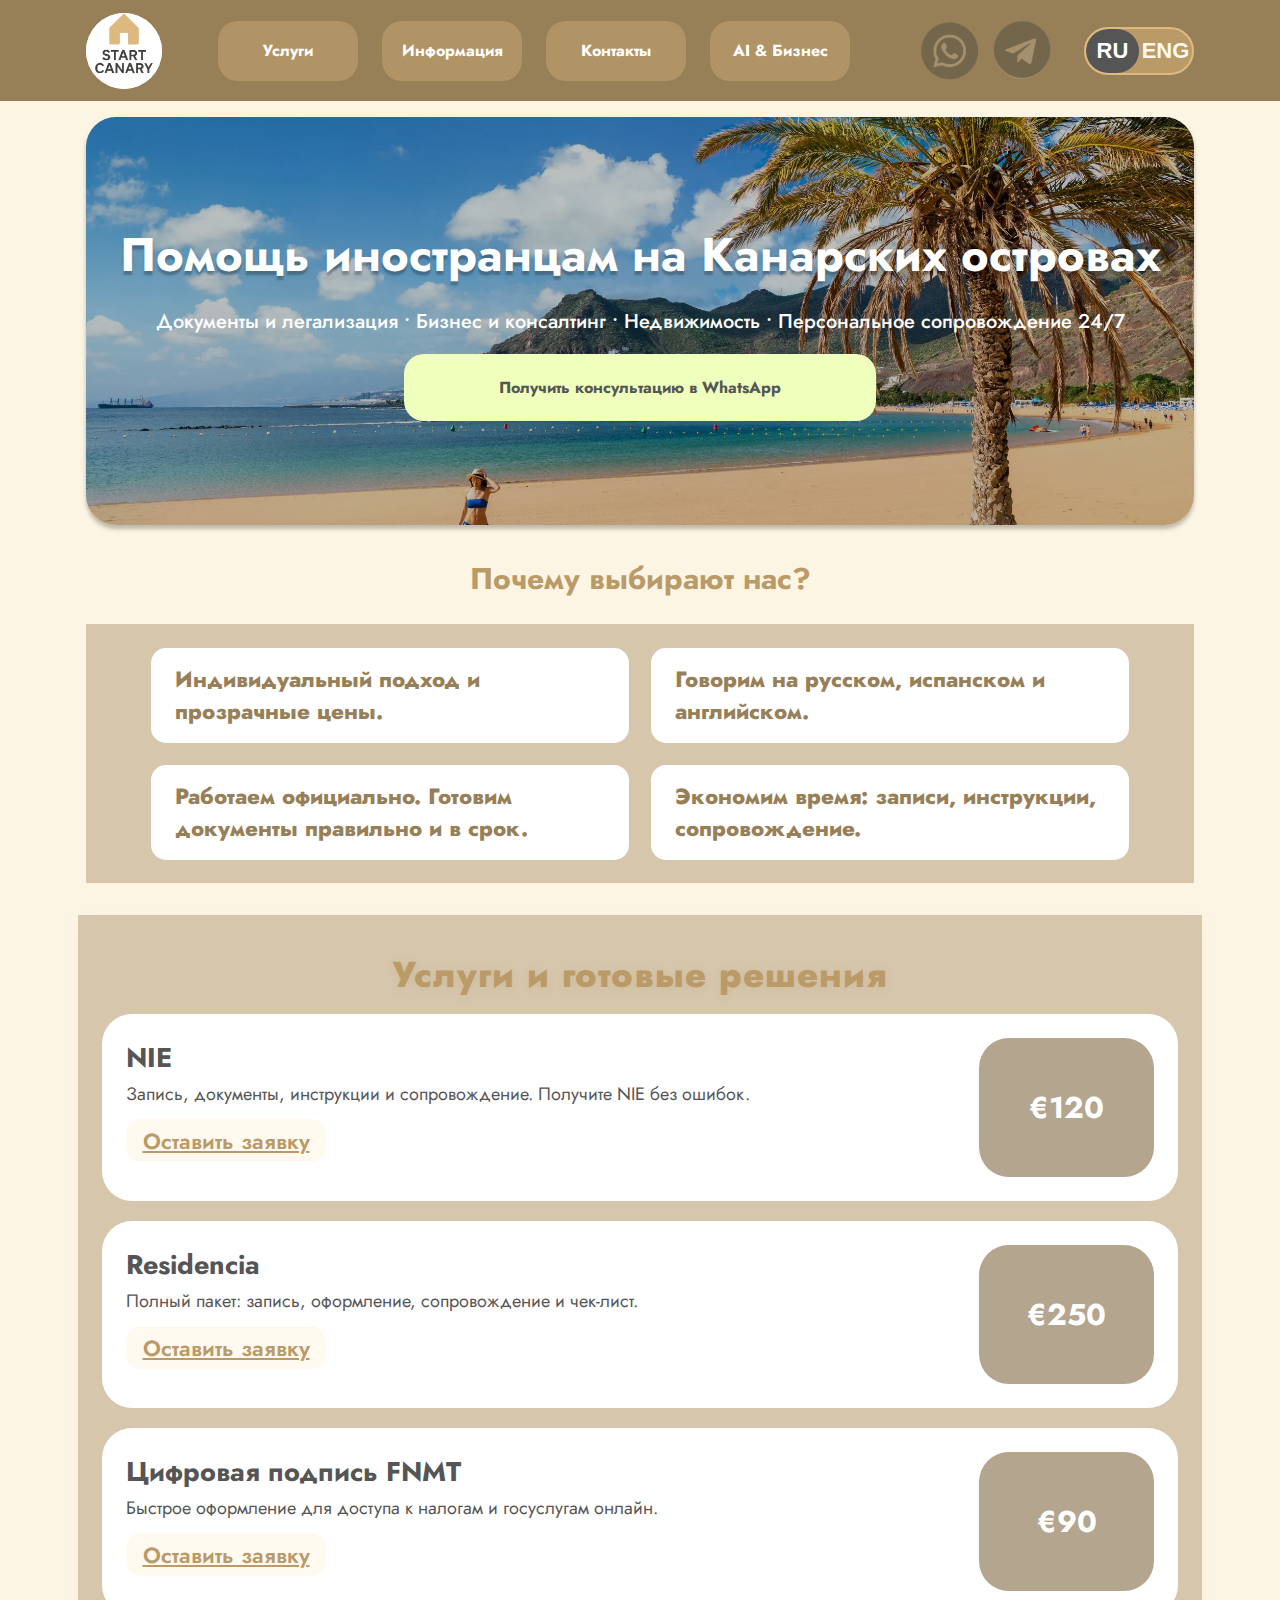
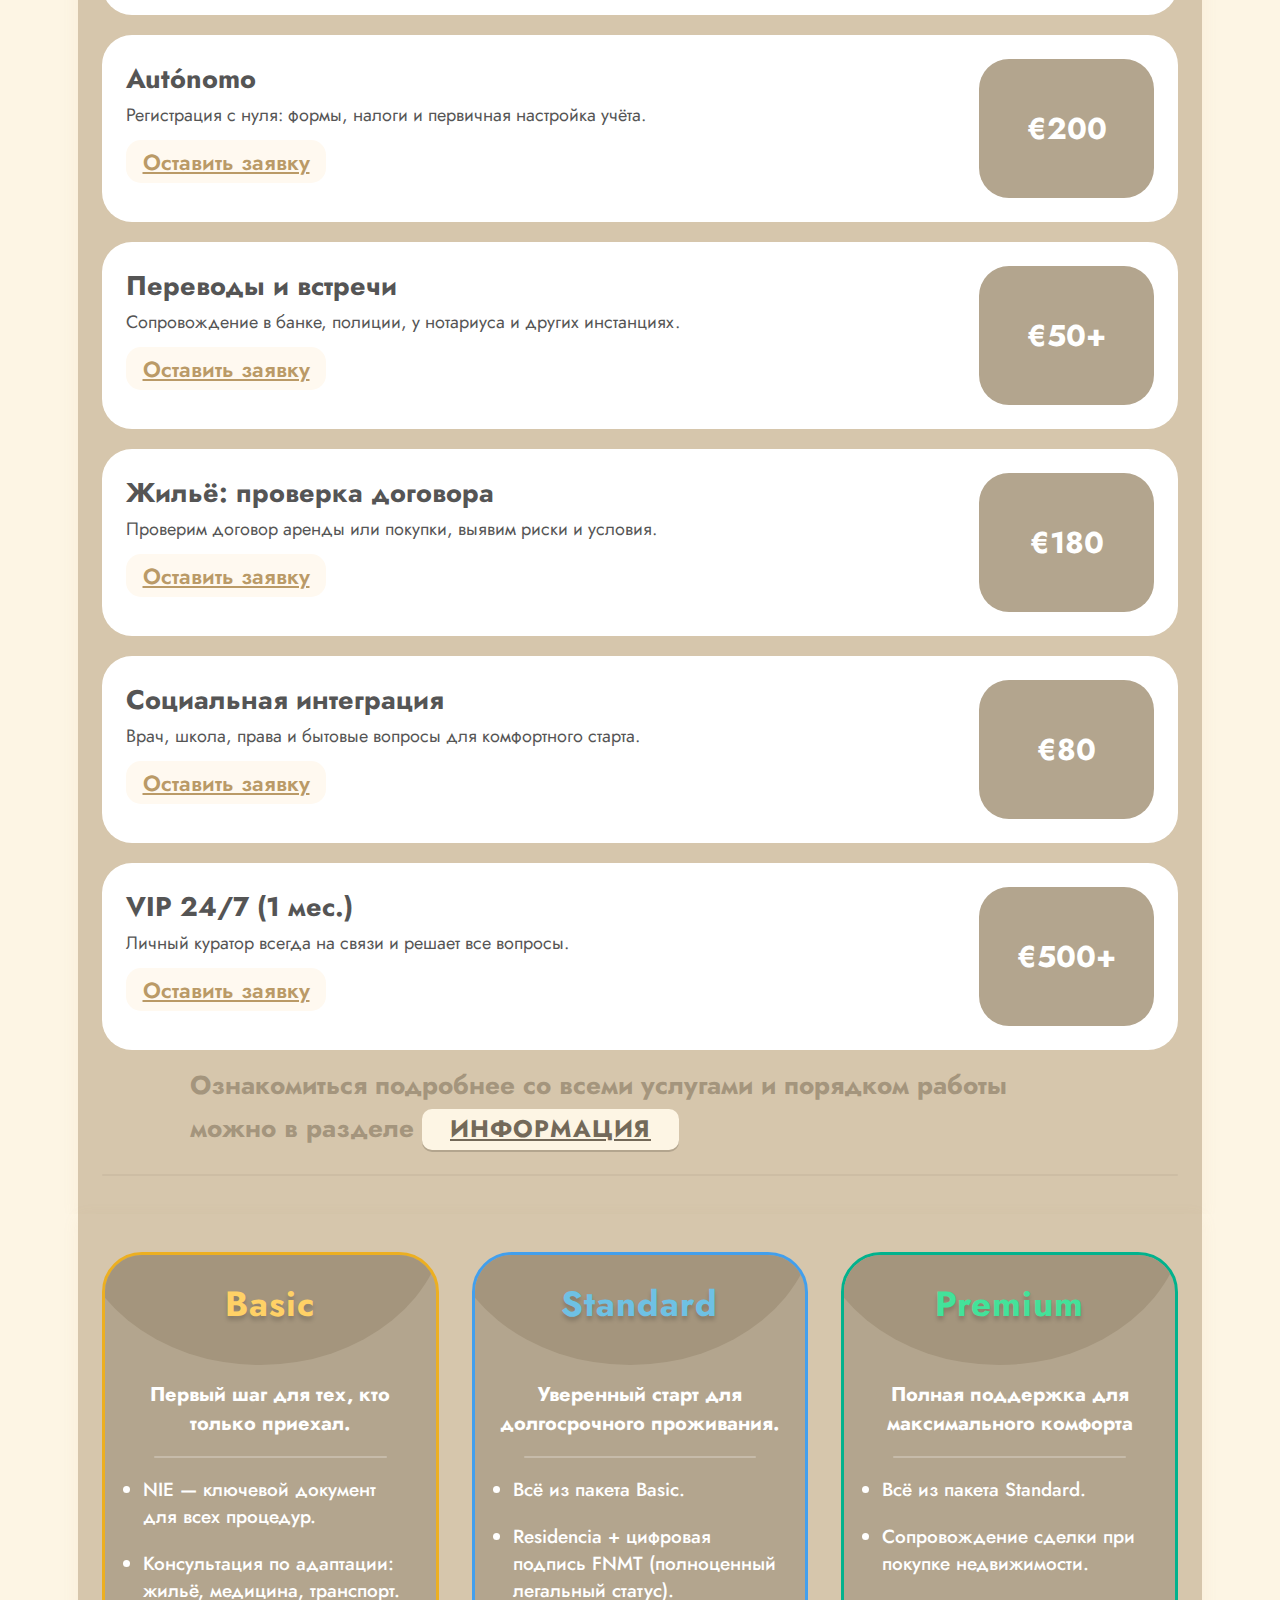
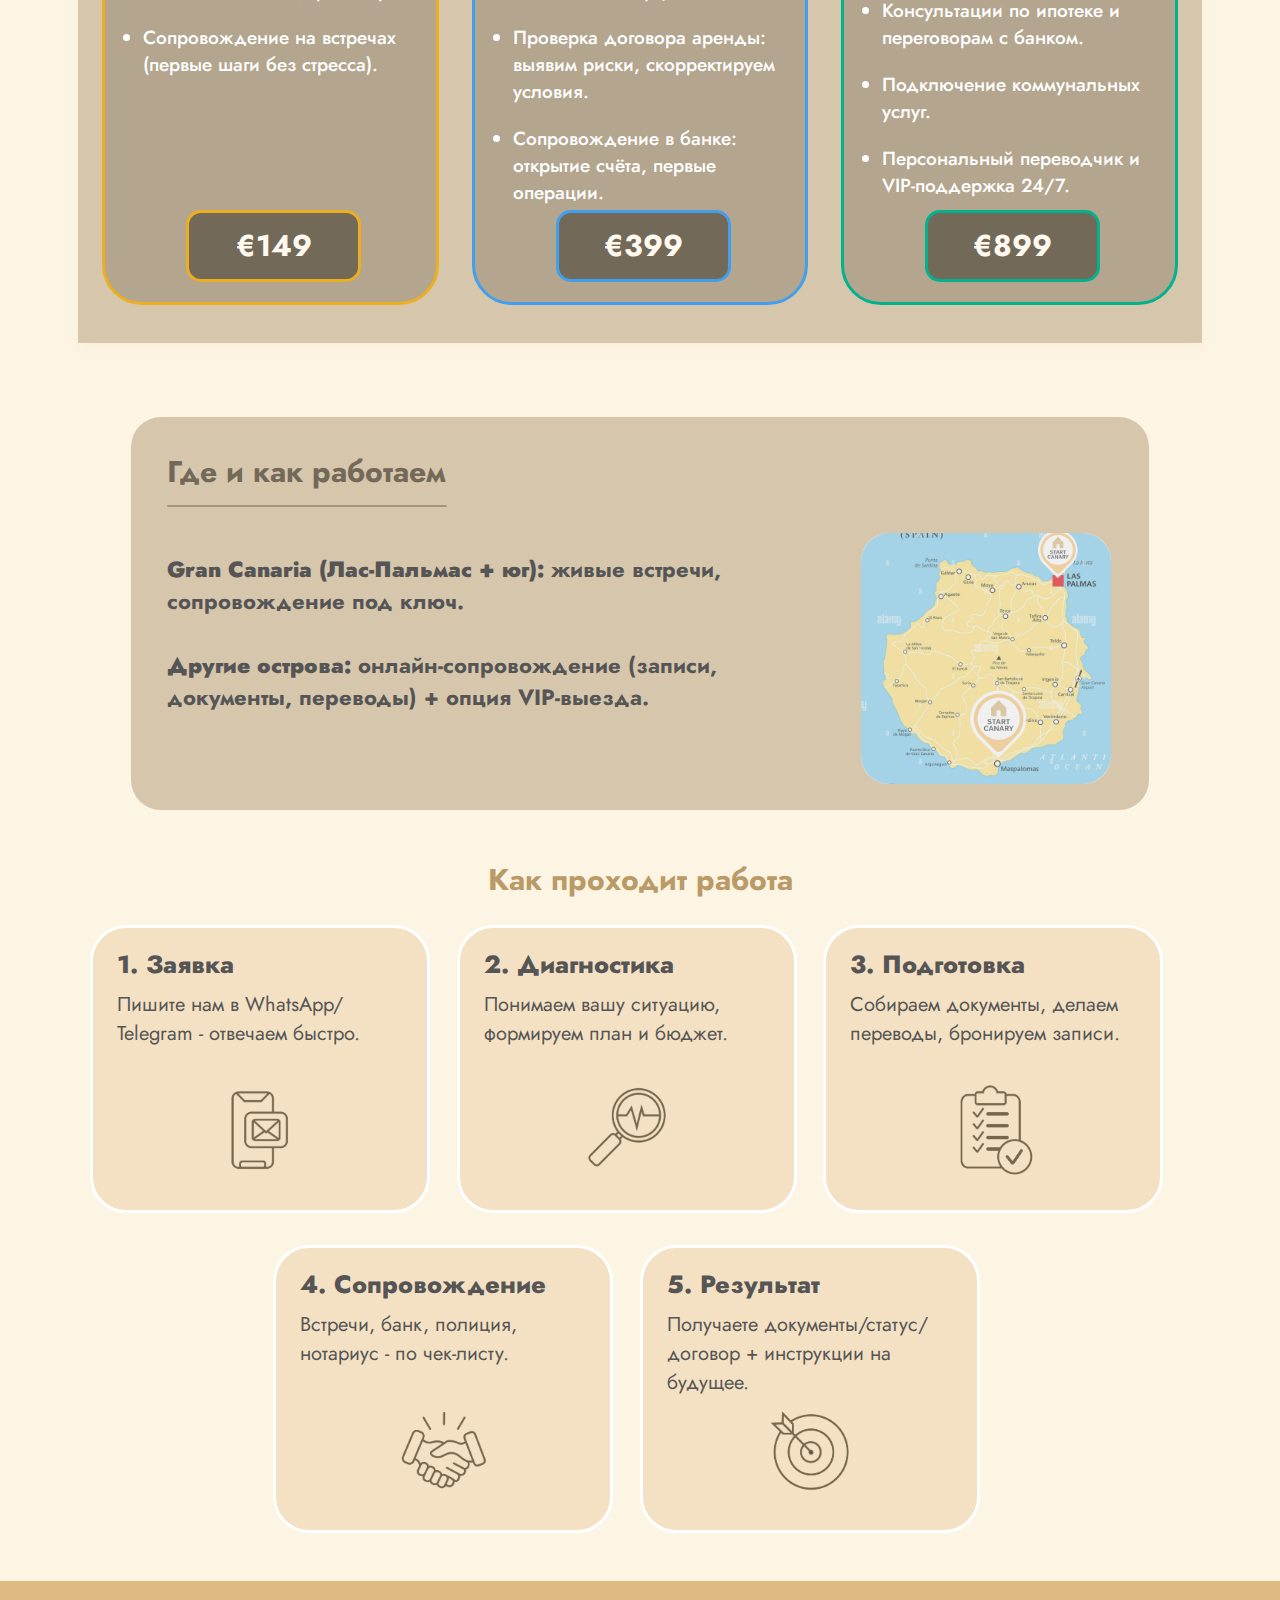
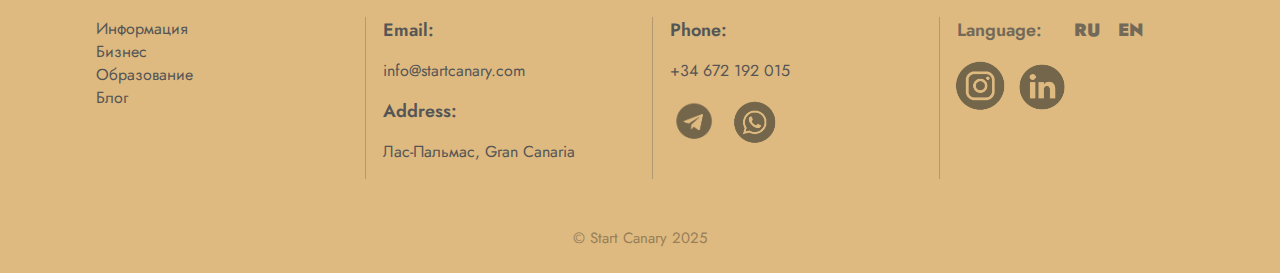
<file: index.html>
<!DOCTYPE html>
<html lang="ru">
<head>
  <meta charset="UTF-8" />
  <meta name="viewport" content="width=device-width, initial-scale=1" />
  <title>Start Canary - Главная Страница</title>
  <link rel="preconnect" href="https://fonts.googleapis.com">
  <link rel="preconnect" href="https://fonts.gstatic.com" crossorigin>
  <link href="https://fonts.googleapis.com/css2?family=Jost:wght@400;500;600;700;800&display=swap" rel="stylesheet">
  <link rel="stylesheet" href="styles.css" />
</head>
<body>
  <header class="header">
    <div class="container header__inner">
      <a class="logo" href="index.html">
        <img src="startcanaryicons/pin.png" alt="logo">
      </a>

      <nav class="nav">
        <a class="nav__pill" href="#services">Услуги</a>
        <a class="nav__pill" href="info.html">Информация</a>
        <a class="nav__pill" href="#contacts">Контакты</a>
        <a class="nav__pill" href="info.html#ai-business">AI & Бизнес</a>
      </nav>

      <div class="header__actions">
        <a class="icon-btn" aria-label="WhatsApp" href="wa.me/34672192015">
          <img src="startcanaryicons/whatsapp.png" alt="WhatsApp">
        </a>
        <a class="icon-btn1" aria-label="Telegram" href="#">
          <img src="startcanaryicons/telegram.png" alt="Telegram">
        </a>

        <div class="lang-switch">
          <button class="lang-switch__btn lang-switch__btn--active" type="button">RU</button>
          <button class="lang-switch__btn" type="button"><a href="index-en.html">ENG</a></button>
        </div>
      </div>
    </div>
  </header>

  <section class="hero">
    <div class="container">
      <div class="hero__card">
        <div class="hero__bg" role="img" aria-label="canarybeach"></div>
        <div class="hero__content">
          <h1 class="hero__title">Помощь иностранцам на Канарских островах</h1>
          <p class="hero__subtitle">Документы и легализация • Бизнес и консалтинг • Недвижимость • Персональное сопровождение 24/7</p>
          <a class="btn btn--cta" href="#contacts">Получить консультацию в WhatsApp</a>
        </div>
      </div>
    </div>
  </section>

  <section class="why">
    <div class="container">
      <h2 class="section-title">Почему выбирают нас?</h2>
      <div class="why__wrap">
        <div class="why__grid">
          <div class="why__item">Индивидуальный подход и прозрачные цены.</div>
          <div class="why__item">Говорим на русском, испанском и английском.</div>
          <div class="why__item">Работаем официально. Готовим документы правильно и в срок.</div>
          <div class="why__item">Экономим время: записи, инструкции, сопровождение.</div>
        </div>
      </div>
    </div>
  </section>

  <section class="services" id="services">
    <div class="container">
      <h2 class="section-title">Услуги и готовые решения</h2>

      <div class="services__panel">
        <article class="service">
          <div class="service__text">
            <h3 class="service__title">NIE</h3>
            <p class="service__desc">Запись, документы, инструкции и сопровождение. Получите NIE без ошибок.</p>
            <a class="service__cta" href="#contacts">Оставить заявку</a>
          </div>
          <div class="service__price">€120</div>
        </article>

        <article class="service">
          <div class="service__text">
            <h3 class="service__title">Residencia</h3>
            <p class="service__desc">Полный пакет: запись, оформление, сопровождение и чек-лист.</p>
            <a class="service__cta" href="#contacts">Оставить заявку</a>
          </div>
          <div class="service__price">€250</div>
        </article>

        <article class="service">
          <div class="service__text">
            <h3 class="service__title">Цифровая подпись FNMT</h3>
            <p class="service__desc">Быстрое оформление для доступа к налогам и госуслугам онлайн.</p>
            <a class="service__cta" href="#contacts">Оставить заявку</a>
          </div>
          <div class="service__price">€90</div>
        </article>

        <article class="service">
          <div class="service__text">
            <h3 class="service__title">Autónomo</h3>
            <p class="service__desc">Регистрация с нуля: формы, налоги и первичная настройка учёта.</p>
            <a class="service__cta" href="#contacts">Оставить заявку</a>
          </div>
          <div class="service__price">€200</div>
        </article>

        <article class="service">
          <div class="service__text">
            <h3 class="service__title">Переводы и встречи</h3>
            <p class="service__desc">Сопровождение в банке, полиции, у нотариуса и других инстанциях.</p>
            <a class="service__cta" href="#contacts">Оставить заявку</a>
          </div>
          <div class="service__price">€50+</div>
        </article>

        <article class="service">
          <div class="service__text">
            <h3 class="service__title">Жильё: проверка договора</h3>
            <p class="service__desc">Проверим договор аренды или покупки, выявим риски и условия.</p>
            <a class="service__cta" href="#contacts">Оставить заявку</a>
          </div>
          <div class="service__price">€180</div>
        </article>

        <article class="service">
          <div class="service__text">
            <h3 class="service__title">Социальная интеграция</h3>
            <p class="service__desc">Врач, школа, права и бытовые вопросы для комфортного старта.</p>
            <a class="service__cta" href="#contacts">Оставить заявку</a>
          </div>
          <div class="service__price">€80</div>
        </article>

        <article class="service">
          <div class="service__text">
            <h3 class="service__title">VIP 24/7 (1 мес.)</h3>
            <p class="service__desc">Личный куратор всегда на связи и решает все вопросы.</p>
            <a class="service__cta" href="#contacts">Оставить заявку</a>
          </div>
          <div class="service__price">€500+</div>
        </article>
        <span class="services__info-text">
          Ознакомиться подробнее со всеми услугами и порядком работы
          можно в разделе <a href="info.html" class="services__info-btn">ИНФОРМАЦИЯ</a>
        </span> 
      </div>
      <div class="services__info-separator"></div>
    </div>
  </section>

  <section class="packages">
    <div class="container">
      <div class="packages__grid">
        <article class="pkg pkg--basic">
          <h3 class="pkg__name">Basic</h3>
          <div class="pkg__tag">Первый шаг для тех, кто только приехал.</div>
          <div class="pkg__separator"></div>
          <ul class="pkg__list">
            <li>NIE — ключевой документ для всех процедур.</li>
            <li>Консультация по адаптации: жильё, медицина, транспорт.</li>
            <li>Сопровождение на встречах (первые шаги без стресса).</li>
          </ul>
          <div class="pkg__price">€149</div>
        </article>

        <article class="pkg pkg--standard">
          <h3 class="pkg__name">Standard</h3>
          <div class="pkg__tag">Уверенный старт для долгосрочного проживания.</div>
          <div class="pkg__separator"></div>
          <p class="pkg__subtitle"></p>
          <ul class="pkg__list">
            <li>Всё из пакета Basic.</li>
            <li>Residencia + цифровая подпись FNMT (полноценный легальный статус).</li>
            <li>Проверка договора аренды: выявим риски, скорректируем условия.</li>
            <li>Сопровождение в банке: открытие счёта, первые операции.</li>
          </ul>
          <div class="pkg__price">€399</div>
        </article>

        <article class="pkg pkg--premium">
          <h3 class="pkg__name">Premium</h3>
          <div class="pkg__tag">Полная поддержка для максимального комфорта</div>
          <div class="pkg__separator"></div>
          <p class="pkg__subtitle"></p>
          <ul class="pkg__list">
            <li>Всё из пакета Standard.</li>
            <li>Сопровождение сделки при покупке недвижимости.</li>
            <li>Консультации по ипотеке и переговорам с банком.</li>
            <li>Подключение коммунальных услуг.</li>
            <li>Персональный переводчик и VIP-поддержка 24/7.</li>
          </ul>
          <div class="pkg__price">€899</div>
        </article>
      </div>
    </div>
  </section>

  <section class="where" id="info">
    <div class="container">
      <div class="where__card">
        <h2 class="where__title">Где и как работаем</h2>
        <div class="where__separator"></div>
        <div class="where__content">
          <p class="where__text">
            <strong>Gran Canaria (Лас‑Пальмас + юг):</strong> живые встречи, сопровождение под ключ.
            <br/><br/>
            <strong>Другие острова:</strong> онлайн‑сопровождение (записи, документы, переводы) + опция VIP‑выезда.
          </p>
          <div class="where__map">
            <img class="map__placeholder" src="startcanaryicons/map.png" alt="map">
          </div>
        </div>
      </div>
    </div>
  </section>

  <section class="process">
    <div class="container">
      <h2 class="section-title">Как проходит работа</h2>
      <div class="process__grid">
        <article class="step">
          <div class="step__content">
            <h3 class="step__title">1. Заявка</h3>
            <p class="step__text">Пишите нам в WhatsApp/ Telegram - отвечаем быстро.</p>
          </div>
          <img src="startcanaryicons/01.png" alt="1" class="step__icon">
        </article>
        <article class="step">
          <div class="step__content">
            <h3 class="step__title">2. Диагностика</h3>
            <p class="step__text">Понимаем вашу ситуацию, формируем план и бюджет.</p>
          </div>
          <img src="startcanaryicons/02.png" alt="2" class="step__icon">
        </article>
        <article class="step">
          <div class="step__content">
            <h3 class="step__title">3. Подготовка</h3>
            <p class="step__text">Собираем документы, делаем переводы, бронируем записи.</p>
          </div>
          <img src="startcanaryicons/03.png" alt="3" class="step__icon">
        </article>
        <article class="step">
          <div class="step__content">
            <h3 class="step__title">4. Сопровождение</h3>
            <p class="step__text">Встречи, банк, полиция, нотариус - по чек‑листу.</p>
          </div>
          <img src="startcanaryicons/04.png" alt="4" class="step__icon">
        </article>
        <article class="step">
          <div class="step__content">
            <h3 class="step__title">5. Результат</h3>
            <p class="step__text">Получаете документы/статус/договор + инструкции на будущее.</p>
          </div>
          <img src="startcanaryicons/05.png" alt="5" class="step__icon">
        </article>
      </div>
    </div>
  </section>

  <footer class="footer" id="contacts">
    <div class="container footer__inner">
      <div class="footer__col">
        <ul class="footer__links">
          <li><a href="#info">Информация</a></li>
          <li><a href="#services">Бизнес</a></li>
          <li><a href="#info">Образование</a></li>
          <li><a href="#">Блог</a></li>
        </ul>
      </div>

      <div class="footer__col">
        <h4>Email:</h4>
        <p>info@startcanary.com</p>
        <h4>Address:</h4>
        <p>Лас‑Пальмас, Gran Canaria</p>
      </div>

      <div class="footer__col">
        <h4>Phone:</h4>
        <p>+34 672 192 015</p>
        <div class="footer__socials">
          <a class="icon-btn" href="#" aria-label="Telegram">
            <img src="startcanaryicons/telegram.png" alt="telegram">
          </a>
          <a class="icon-btn" href="wa.me/34672192015" aria-label="WhatsApp">
            <img src="startcanaryicons/whatsapp.png" alt="whatsapp">
          </a>
        </div>
      </div>

      <div class="footer__col">
        <div class="footer__lang-row">
          <span class="footer__lang-title">Language:</span>
          <div class="footer__lang">
            <a href="#">RU</a>&nbsp; <a href="index-en.html">EN</a>
          </div>
        </div>
      <div class="footer__socials">
          <a class="icon-btn" href="https://www.instagram.com/startcanary?igsh=NGNjM29mcng4c2Zn&utm_source=qr" aria-label="Instagram">
            <img src="startcanaryicons/instaicon.png" alt="instagram">
          </a>
          <a class="icon-btn" href="#" aria-label="LinkedIn">
            <img src="startcanaryicons/linkedin.png" alt="linkedin">
          </a>
        </div>
      </div>
    </div>
    <div class="copyright">© Start Canary 2025</div>
  </footer>
</body>
</html>
</file>
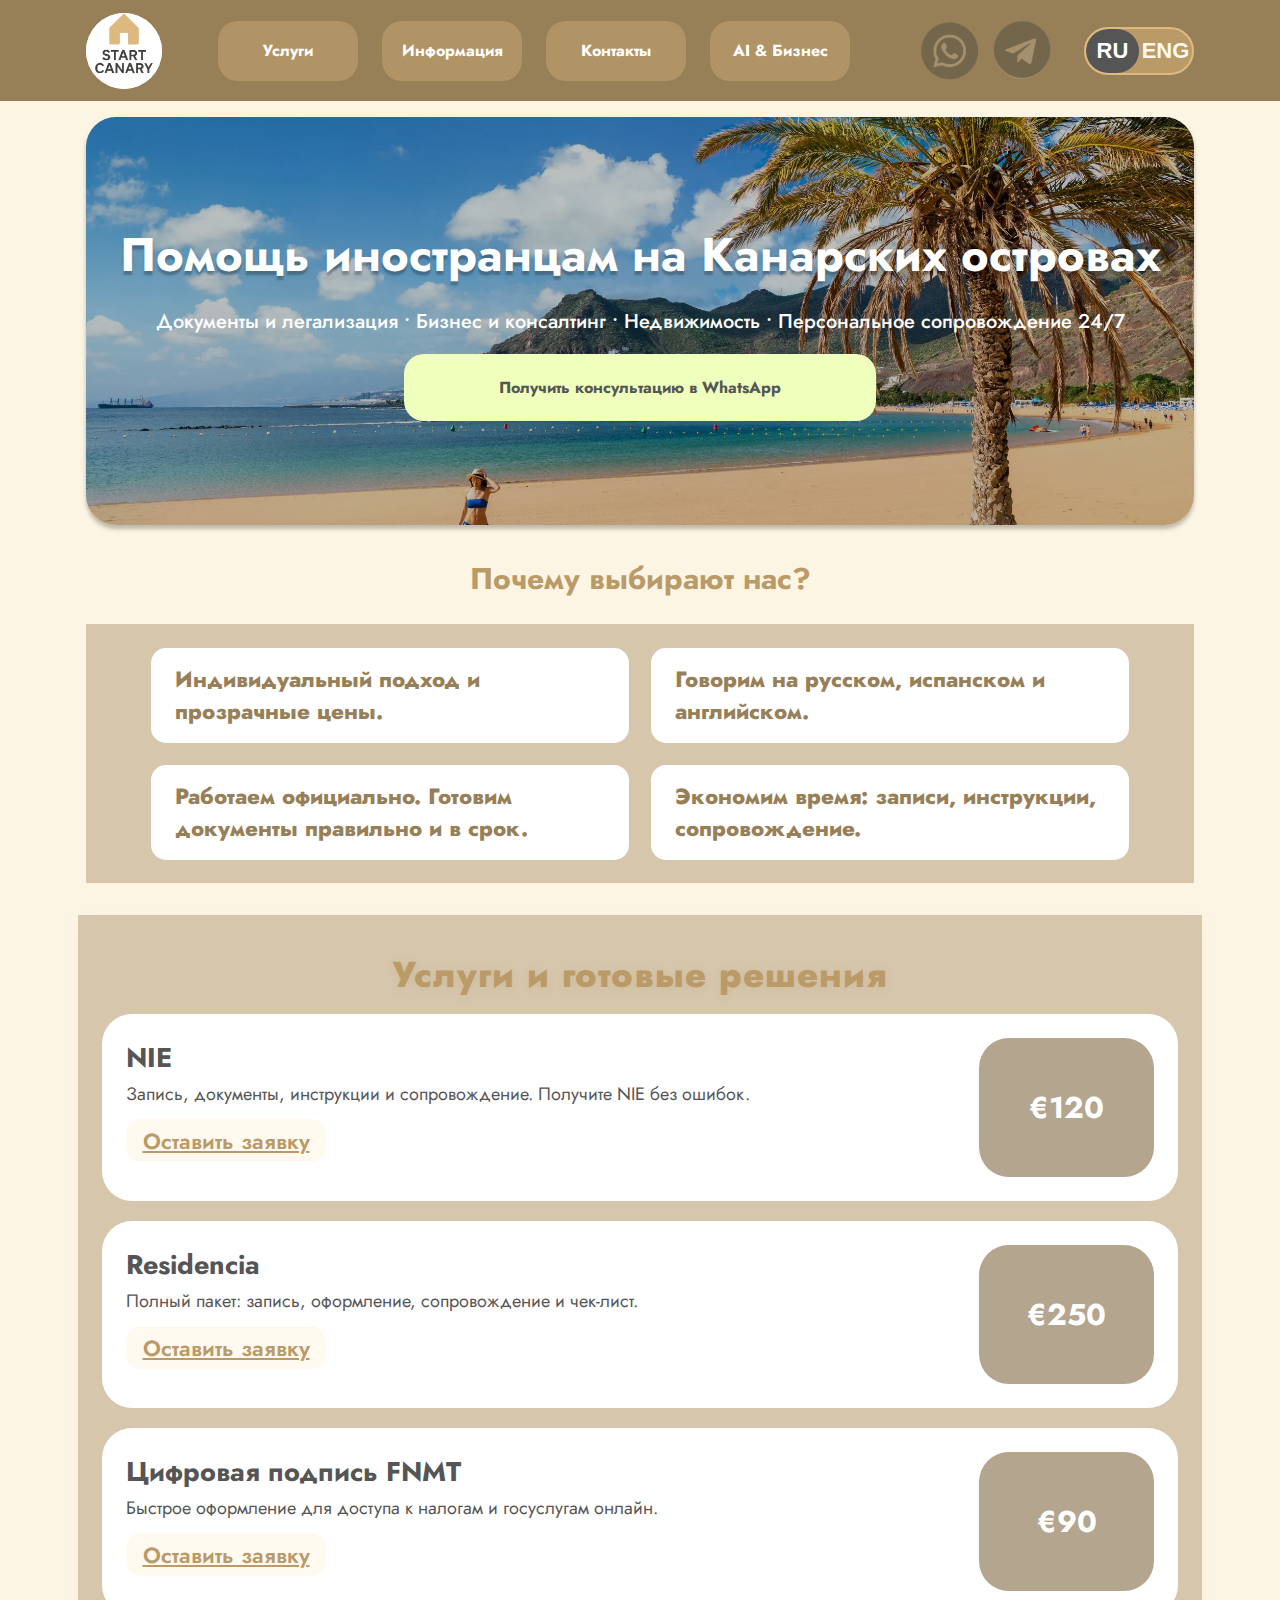
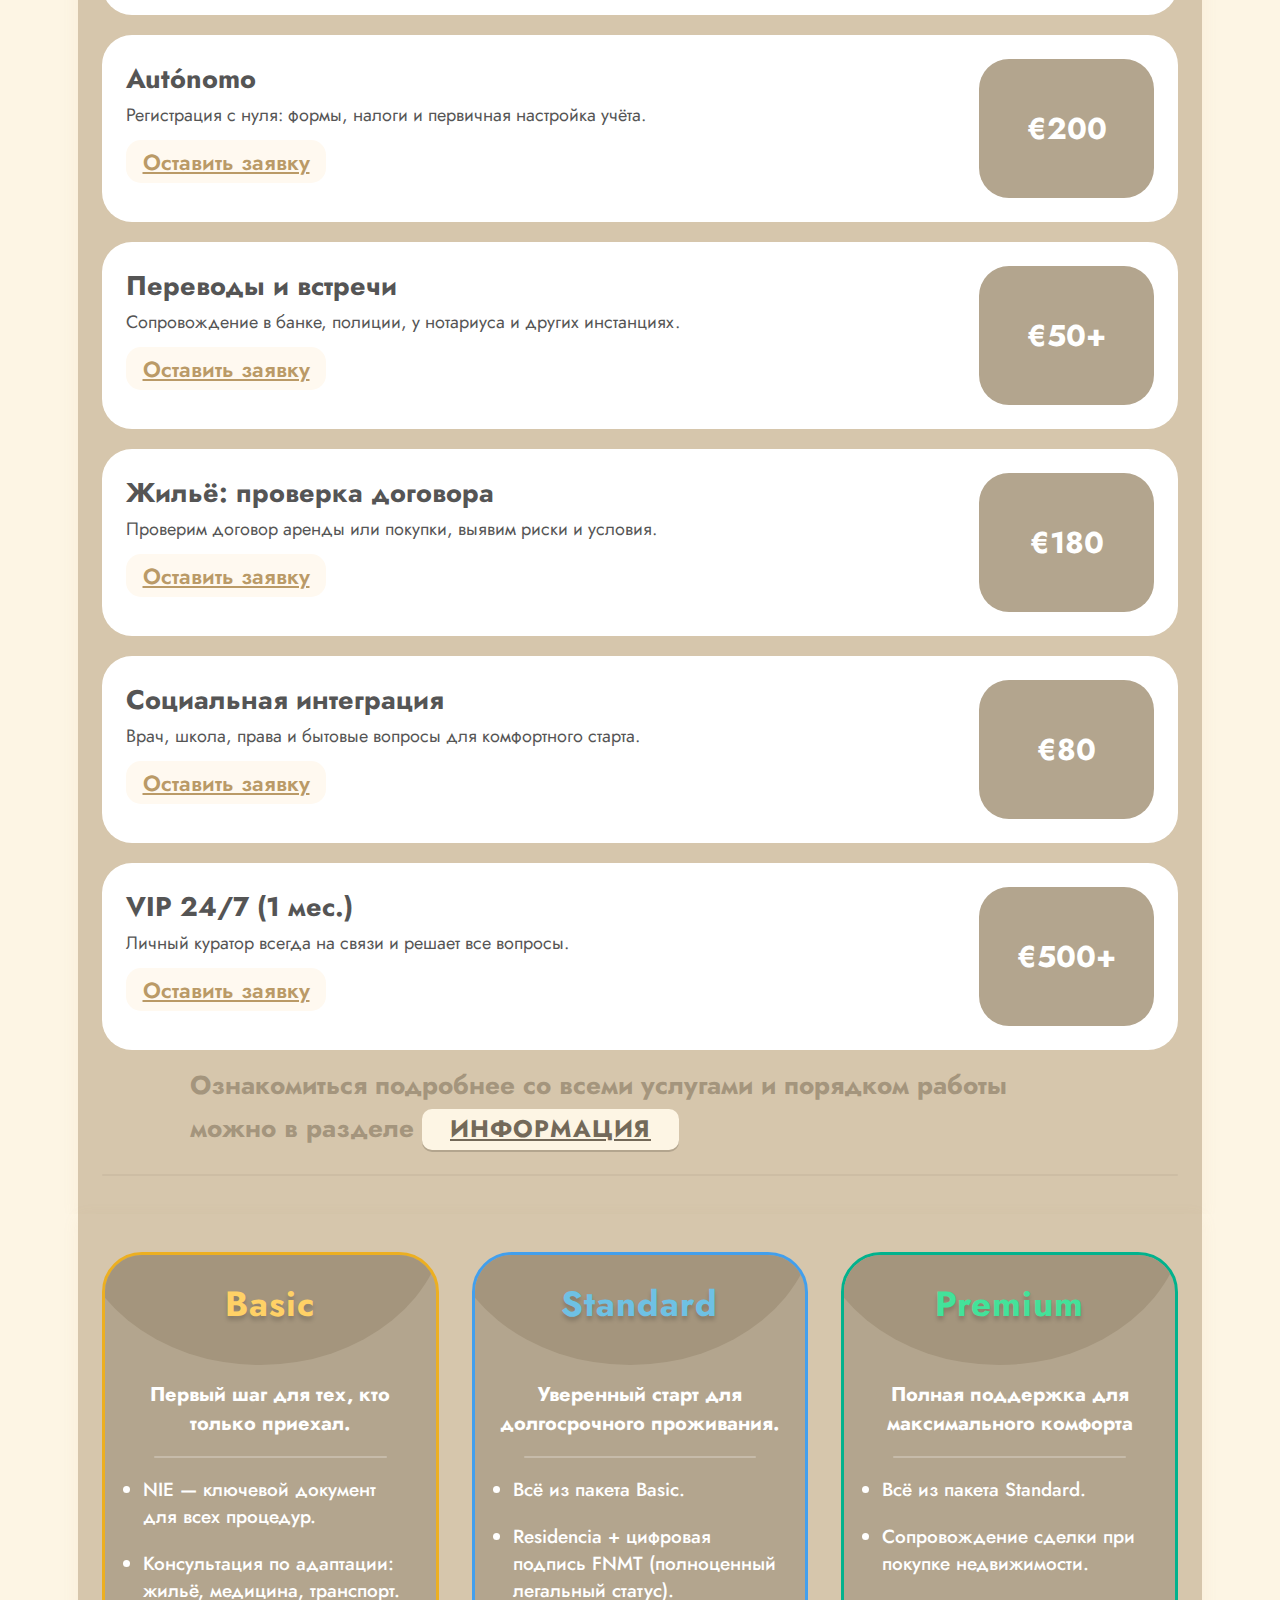
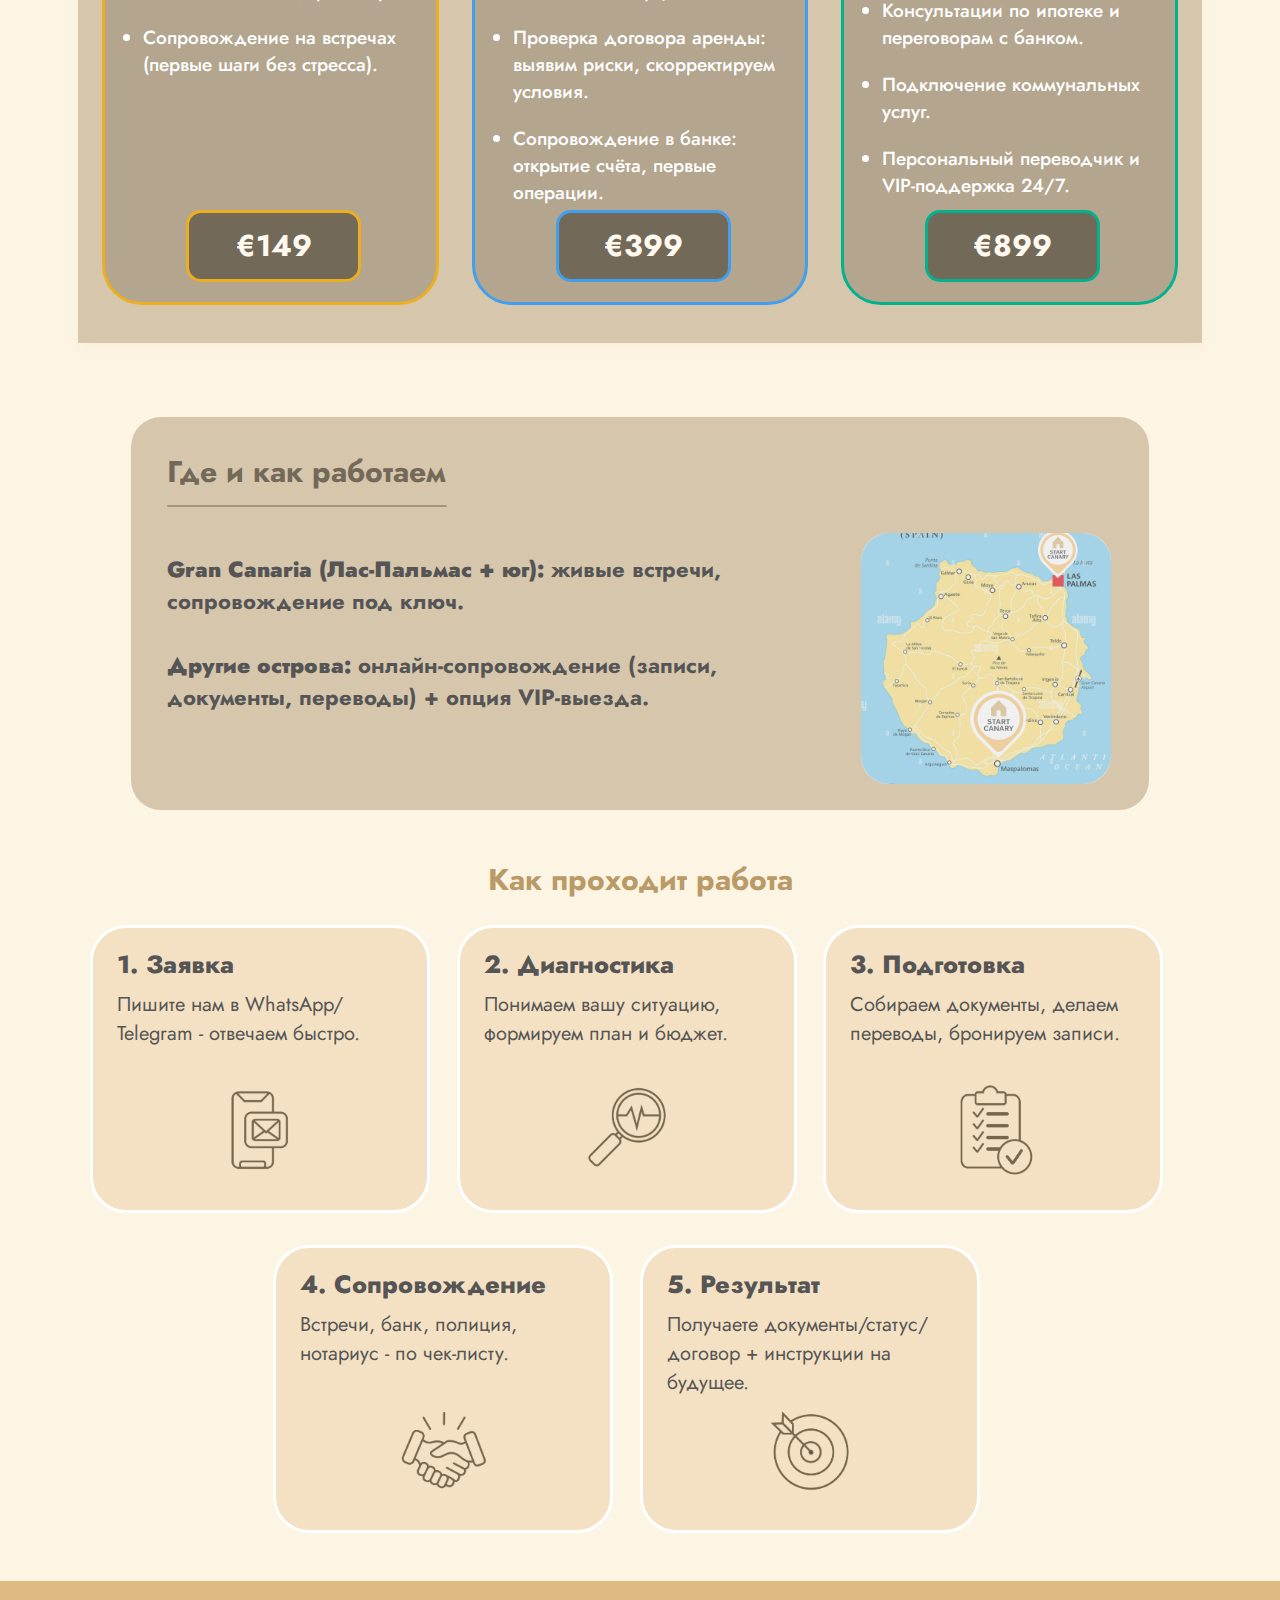
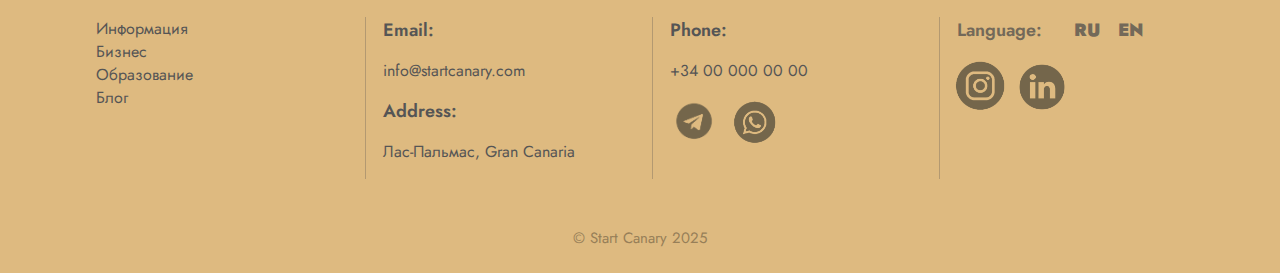
<file: startcanary/index.html>
<!DOCTYPE html>
<html lang="ru">
<head>
  <meta charset="UTF-8" />
  <meta name="viewport" content="width=device-width, initial-scale=1" />
  <title>Start Canary - Главная Страница</title>
  <link rel="preconnect" href="https://fonts.googleapis.com">
  <link rel="preconnect" href="https://fonts.gstatic.com" crossorigin>
  <link href="https://fonts.googleapis.com/css2?family=Jost:wght@400;500;600;700;800&display=swap" rel="stylesheet">
  <link rel="stylesheet" href="styles.css" />
</head>
<body>
  <header class="header">
    <div class="container header__inner">
      <a class="logo" href="index.html">
        <img src="startcanaryicons/pin.png" alt="logo">
      </a>

      <nav class="nav">
        <a class="nav__pill" href="#services">Услуги</a>
        <a class="nav__pill" href="info.html">Информация</a>
        <a class="nav__pill" href="#contacts">Контакты</a>
        <a class="nav__pill" href="#">AI & Бизнес</a>
      </nav>

      <div class="header__actions">
        <a class="icon-btn" aria-label="WhatsApp" href="#">
          <img src="startcanaryicons/whatsapp.png" alt="WhatsApp">
        </a>
        <a class="icon-btn1" aria-label="Telegram" href="#">
          <img src="startcanaryicons/telegram.png" alt="Telegram">
        </a>

        <div class="lang-switch">
          <button class="lang-switch__btn lang-switch__btn--active" type="button">RU</button>
          <button class="lang-switch__btn" type="button"><a href="index-en.html">ENG</a></button>
        </div>
      </div>
    </div>
  </header>

  <section class="hero">
    <div class="container">
      <div class="hero__card">
        <div class="hero__bg" role="img" aria-label="canarybeach"></div>
        <div class="hero__content">
          <h1 class="hero__title">Помощь иностранцам на Канарских островах</h1>
          <p class="hero__subtitle">Документы и легализация • Бизнес и консалтинг • Недвижимость • Персональное сопровождение 24/7</p>
          <a class="btn btn--cta" href="#contacts">Получить консультацию в WhatsApp</a>
        </div>
      </div>
    </div>
  </section>

  <section class="why">
    <div class="container">
      <h2 class="section-title">Почему выбирают нас?</h2>
      <div class="why__wrap">
        <div class="why__grid">
          <div class="why__item">Индивидуальный подход и прозрачные цены.</div>
          <div class="why__item">Говорим на русском, испанском и английском.</div>
          <div class="why__item">Работаем официально. Готовим документы правильно и в срок.</div>
          <div class="why__item">Экономим время: записи, инструкции, сопровождение.</div>
        </div>
      </div>
    </div>
  </section>

  <section class="services" id="services">
    <div class="container">
      <h2 class="section-title">Услуги и готовые решения</h2>

      <div class="services__panel">
        <article class="service">
          <div class="service__text">
            <h3 class="service__title">NIE</h3>
            <p class="service__desc">Запись, документы, инструкции и сопровождение. Получите NIE без ошибок.</p>
            <a class="service__cta" href="#contacts">Оставить заявку</a>
          </div>
          <div class="service__price">€120</div>
        </article>

        <article class="service">
          <div class="service__text">
            <h3 class="service__title">Residencia</h3>
            <p class="service__desc">Полный пакет: запись, оформление, сопровождение и чек-лист.</p>
            <a class="service__cta" href="#contacts">Оставить заявку</a>
          </div>
          <div class="service__price">€250</div>
        </article>

        <article class="service">
          <div class="service__text">
            <h3 class="service__title">Цифровая подпись FNMT</h3>
            <p class="service__desc">Быстрое оформление для доступа к налогам и госуслугам онлайн.</p>
            <a class="service__cta" href="#contacts">Оставить заявку</a>
          </div>
          <div class="service__price">€90</div>
        </article>

        <article class="service">
          <div class="service__text">
            <h3 class="service__title">Autónomo</h3>
            <p class="service__desc">Регистрация с нуля: формы, налоги и первичная настройка учёта.</p>
            <a class="service__cta" href="#contacts">Оставить заявку</a>
          </div>
          <div class="service__price">€200</div>
        </article>

        <article class="service">
          <div class="service__text">
            <h3 class="service__title">Переводы и встречи</h3>
            <p class="service__desc">Сопровождение в банке, полиции, у нотариуса и других инстанциях.</p>
            <a class="service__cta" href="#contacts">Оставить заявку</a>
          </div>
          <div class="service__price">€50+</div>
        </article>

        <article class="service">
          <div class="service__text">
            <h3 class="service__title">Жильё: проверка договора</h3>
            <p class="service__desc">Проверим договор аренды или покупки, выявим риски и условия.</p>
            <a class="service__cta" href="#contacts">Оставить заявку</a>
          </div>
          <div class="service__price">€180</div>
        </article>

        <article class="service">
          <div class="service__text">
            <h3 class="service__title">Социальная интеграция</h3>
            <p class="service__desc">Врач, школа, права и бытовые вопросы для комфортного старта.</p>
            <a class="service__cta" href="#contacts">Оставить заявку</a>
          </div>
          <div class="service__price">€80</div>
        </article>

        <article class="service">
          <div class="service__text">
            <h3 class="service__title">VIP 24/7 (1 мес.)</h3>
            <p class="service__desc">Личный куратор всегда на связи и решает все вопросы.</p>
            <a class="service__cta" href="#contacts">Оставить заявку</a>
          </div>
          <div class="service__price">€500+</div>
        </article>
        <span class="services__info-text">
          Ознакомиться подробнее со всеми услугами и порядком работы
          можно в разделе <a href="info.html" class="services__info-btn">ИНФОРМАЦИЯ</a>
        </span> 
      </div>
      <div class="services__info-separator"></div>
    </div>
  </section>

  <section class="packages">
    <div class="container">
      <div class="packages__grid">
        <article class="pkg pkg--basic">
          <h3 class="pkg__name">Basic</h3>
          <div class="pkg__tag">Первый шаг для тех, кто только приехал.</div>
          <div class="pkg__separator"></div>
          <ul class="pkg__list">
            <li>NIE — ключевой документ для всех процедур.</li>
            <li>Консультация по адаптации: жильё, медицина, транспорт.</li>
            <li>Сопровождение на встречах (первые шаги без стресса).</li>
          </ul>
          <div class="pkg__price">€149</div>
        </article>

        <article class="pkg pkg--standard">
          <h3 class="pkg__name">Standard</h3>
          <div class="pkg__tag">Уверенный старт для долгосрочного проживания.</div>
          <div class="pkg__separator"></div>
          <p class="pkg__subtitle"></p>
          <ul class="pkg__list">
            <li>Всё из пакета Basic.</li>
            <li>Residencia + цифровая подпись FNMT (полноценный легальный статус).</li>
            <li>Проверка договора аренды: выявим риски, скорректируем условия.</li>
            <li>Сопровождение в банке: открытие счёта, первые операции.</li>
          </ul>
          <div class="pkg__price">€399</div>
        </article>

        <article class="pkg pkg--premium">
          <h3 class="pkg__name">Premium</h3>
          <div class="pkg__tag">Полная поддержка для максимального комфорта</div>
          <div class="pkg__separator"></div>
          <p class="pkg__subtitle"></p>
          <ul class="pkg__list">
            <li>Всё из пакета Standard.</li>
            <li>Сопровождение сделки при покупке недвижимости.</li>
            <li>Консультации по ипотеке и переговорам с банком.</li>
            <li>Подключение коммунальных услуг.</li>
            <li>Персональный переводчик и VIP-поддержка 24/7.</li>
          </ul>
          <div class="pkg__price">€899</div>
        </article>
      </div>
    </div>
  </section>

  <section class="where" id="info">
    <div class="container">
      <div class="where__card">
        <h2 class="where__title">Где и как работаем</h2>
        <div class="where__separator"></div>
        <div class="where__content">
          <p class="where__text">
            <strong>Gran Canaria (Лас‑Пальмас + юг):</strong> живые встречи, сопровождение под ключ.
            <br/><br/>
            <strong>Другие острова:</strong> онлайн‑сопровождение (записи, документы, переводы) + опция VIP‑выезда.
          </p>
          <div class="where__map">
            <img class="map__placeholder" src="startcanaryicons/map.png" alt="map">
          </div>
        </div>
      </div>
    </div>
  </section>

  <section class="process">
    <div class="container">
      <h2 class="section-title">Как проходит работа</h2>
      <div class="process__grid">
        <article class="step">
          <div class="step__content">
            <h3 class="step__title">1. Заявка</h3>
            <p class="step__text">Пишите нам в WhatsApp/ Telegram - отвечаем быстро.</p>
          </div>
          <img src="startcanaryicons/01.png" alt="1" class="step__icon">
        </article>
        <article class="step">
          <div class="step__content">
            <h3 class="step__title">2. Диагностика</h3>
            <p class="step__text">Понимаем вашу ситуацию, формируем план и бюджет.</p>
          </div>
          <img src="startcanaryicons/02.png" alt="2" class="step__icon">
        </article>
        <article class="step">
          <div class="step__content">
            <h3 class="step__title">3. Подготовка</h3>
            <p class="step__text">Собираем документы, делаем переводы, бронируем записи.</p>
          </div>
          <img src="startcanaryicons/03.png" alt="3" class="step__icon">
        </article>
        <article class="step">
          <div class="step__content">
            <h3 class="step__title">4. Сопровождение</h3>
            <p class="step__text">Встречи, банк, полиция, нотариус - по чек‑листу.</p>
          </div>
          <img src="startcanaryicons/04.png" alt="4" class="step__icon">
        </article>
        <article class="step">
          <div class="step__content">
            <h3 class="step__title">5. Результат</h3>
            <p class="step__text">Получаете документы/статус/договор + инструкции на будущее.</p>
          </div>
          <img src="startcanaryicons/05.png" alt="5" class="step__icon">
        </article>
      </div>
    </div>
  </section>

  <footer class="footer" id="contacts">
    <div class="container footer__inner">
      <div class="footer__col">
        <ul class="footer__links">
          <li><a href="#info">Информация</a></li>
          <li><a href="#services">Бизнес</a></li>
          <li><a href="#info">Образование</a></li>
          <li><a href="#">Блог</a></li>
        </ul>
      </div>

      <div class="footer__col">
        <h4>Email:</h4>
        <p>info@startcanary.com</p>
        <h4>Address:</h4>
        <p>Лас‑Пальмас, Gran Canaria</p>
      </div>

      <div class="footer__col">
        <h4>Phone:</h4>
        <p>+34 00 000 00 00</p>
        <div class="footer__socials">
          <a class="icon-btn" href="#" aria-label="Telegram">
            <img src="startcanaryicons/telegram.png" alt="telegram">
          </a>
          <a class="icon-btn" href="#" aria-label="WhatsApp">
            <img src="startcanaryicons/whatsapp.png" alt="whatsapp">
          </a>
        </div>
      </div>

      <div class="footer__col">
        <div class="footer__lang-row">
          <span class="footer__lang-title">Language:</span>
          <div class="footer__lang">
            <a href="#">RU</a>&nbsp; <a href="index-en.html">EN</a>
          </div>
        </div>
      <div class="footer__socials">
          <a class="icon-btn" href="#" aria-label="Telegram">
            <img src="startcanaryicons/instaicon.png" alt="instagram">
          </a>
          <a class="icon-btn" href="#" aria-label="WhatsApp">
            <img src="startcanaryicons/linkedin.png" alt="linkedin">
          </a>
        </div>
      </div>
    </div>
    <div class="copyright">© Start Canary 2025</div>
  </footer>
</body>
</html>
</file>
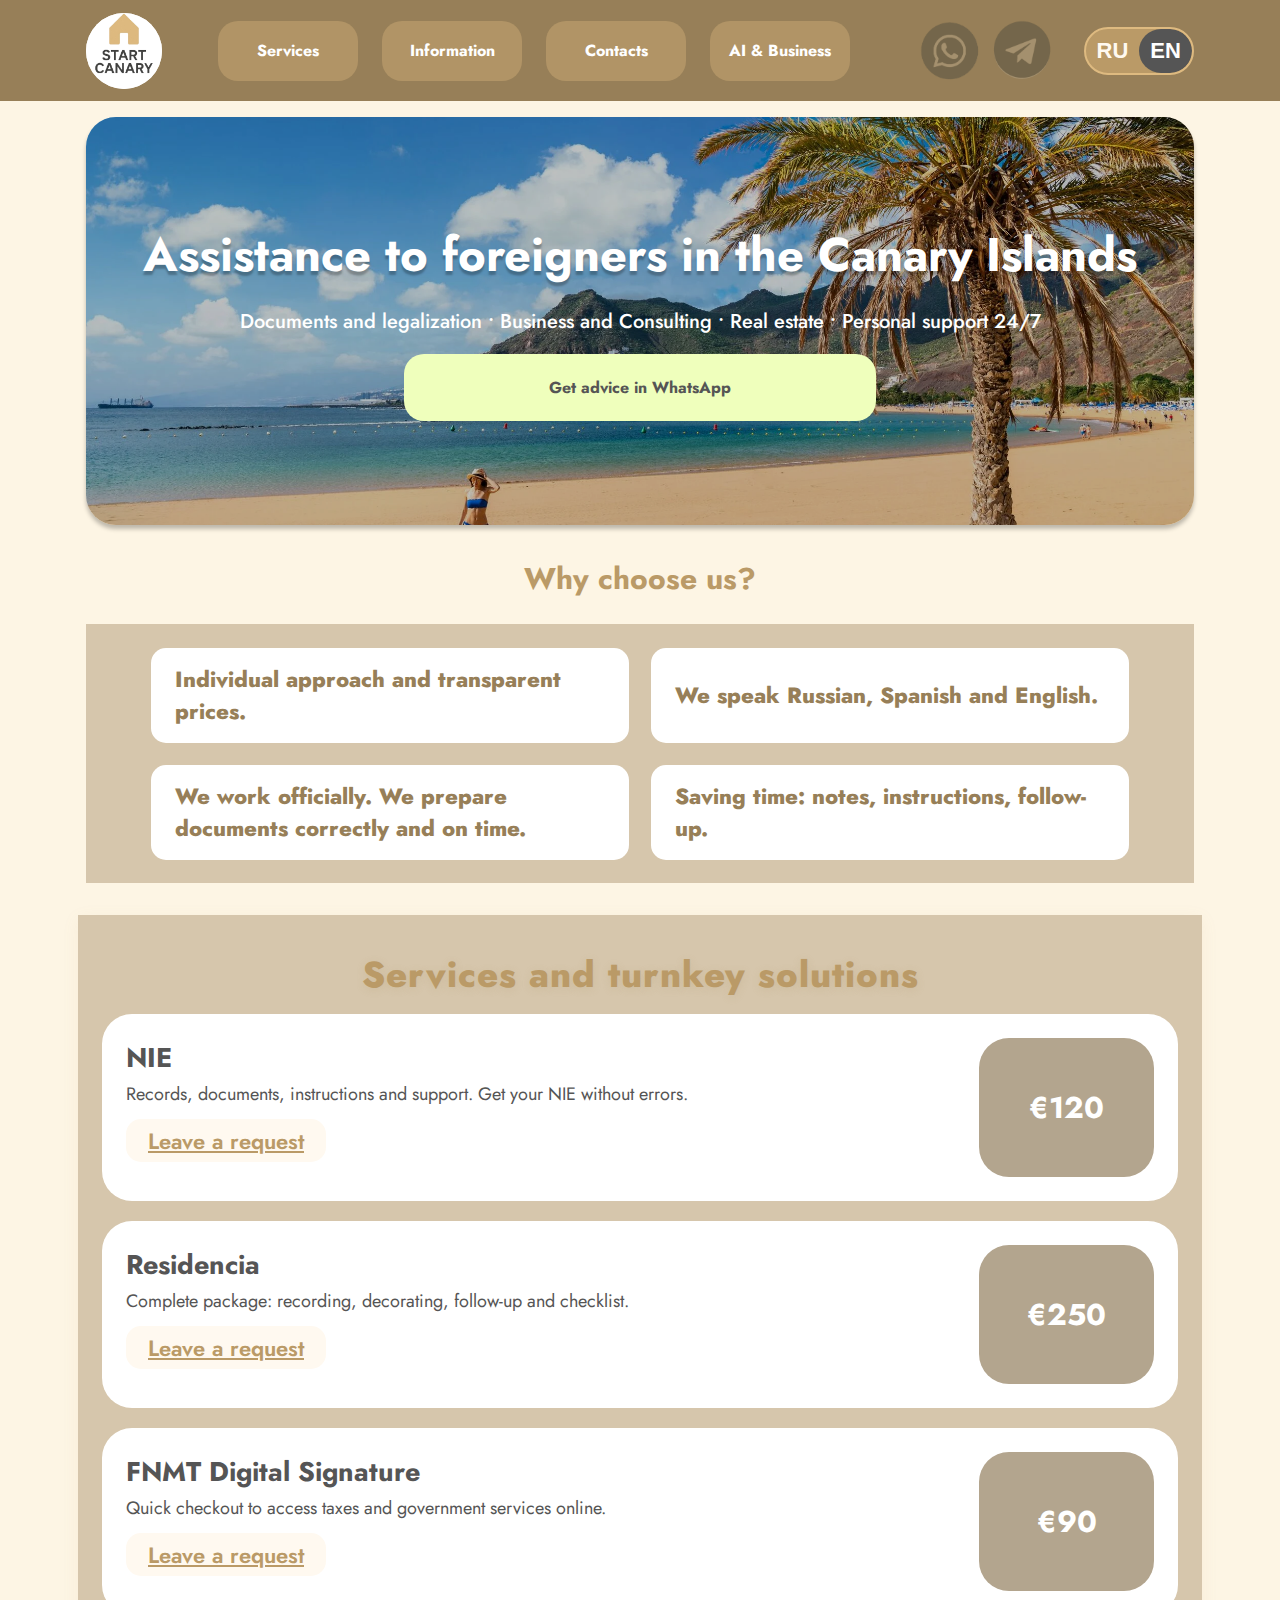
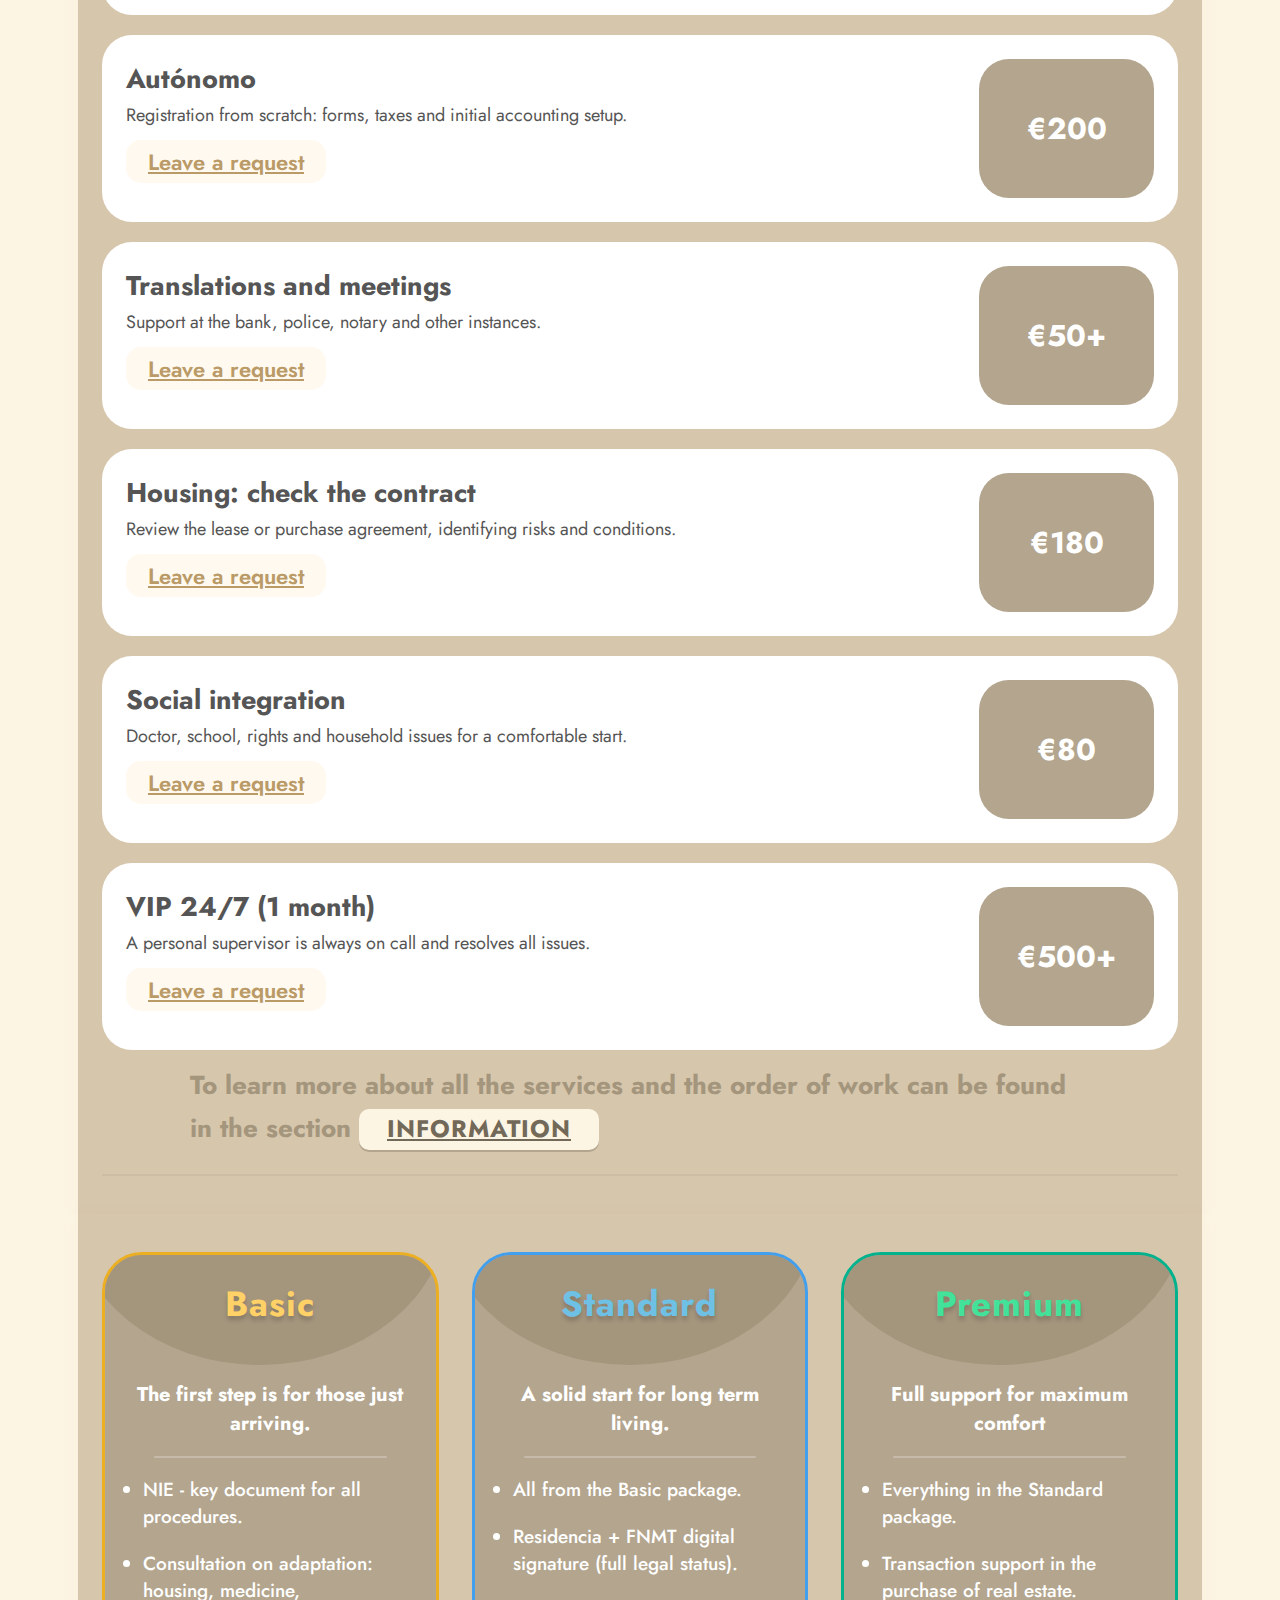
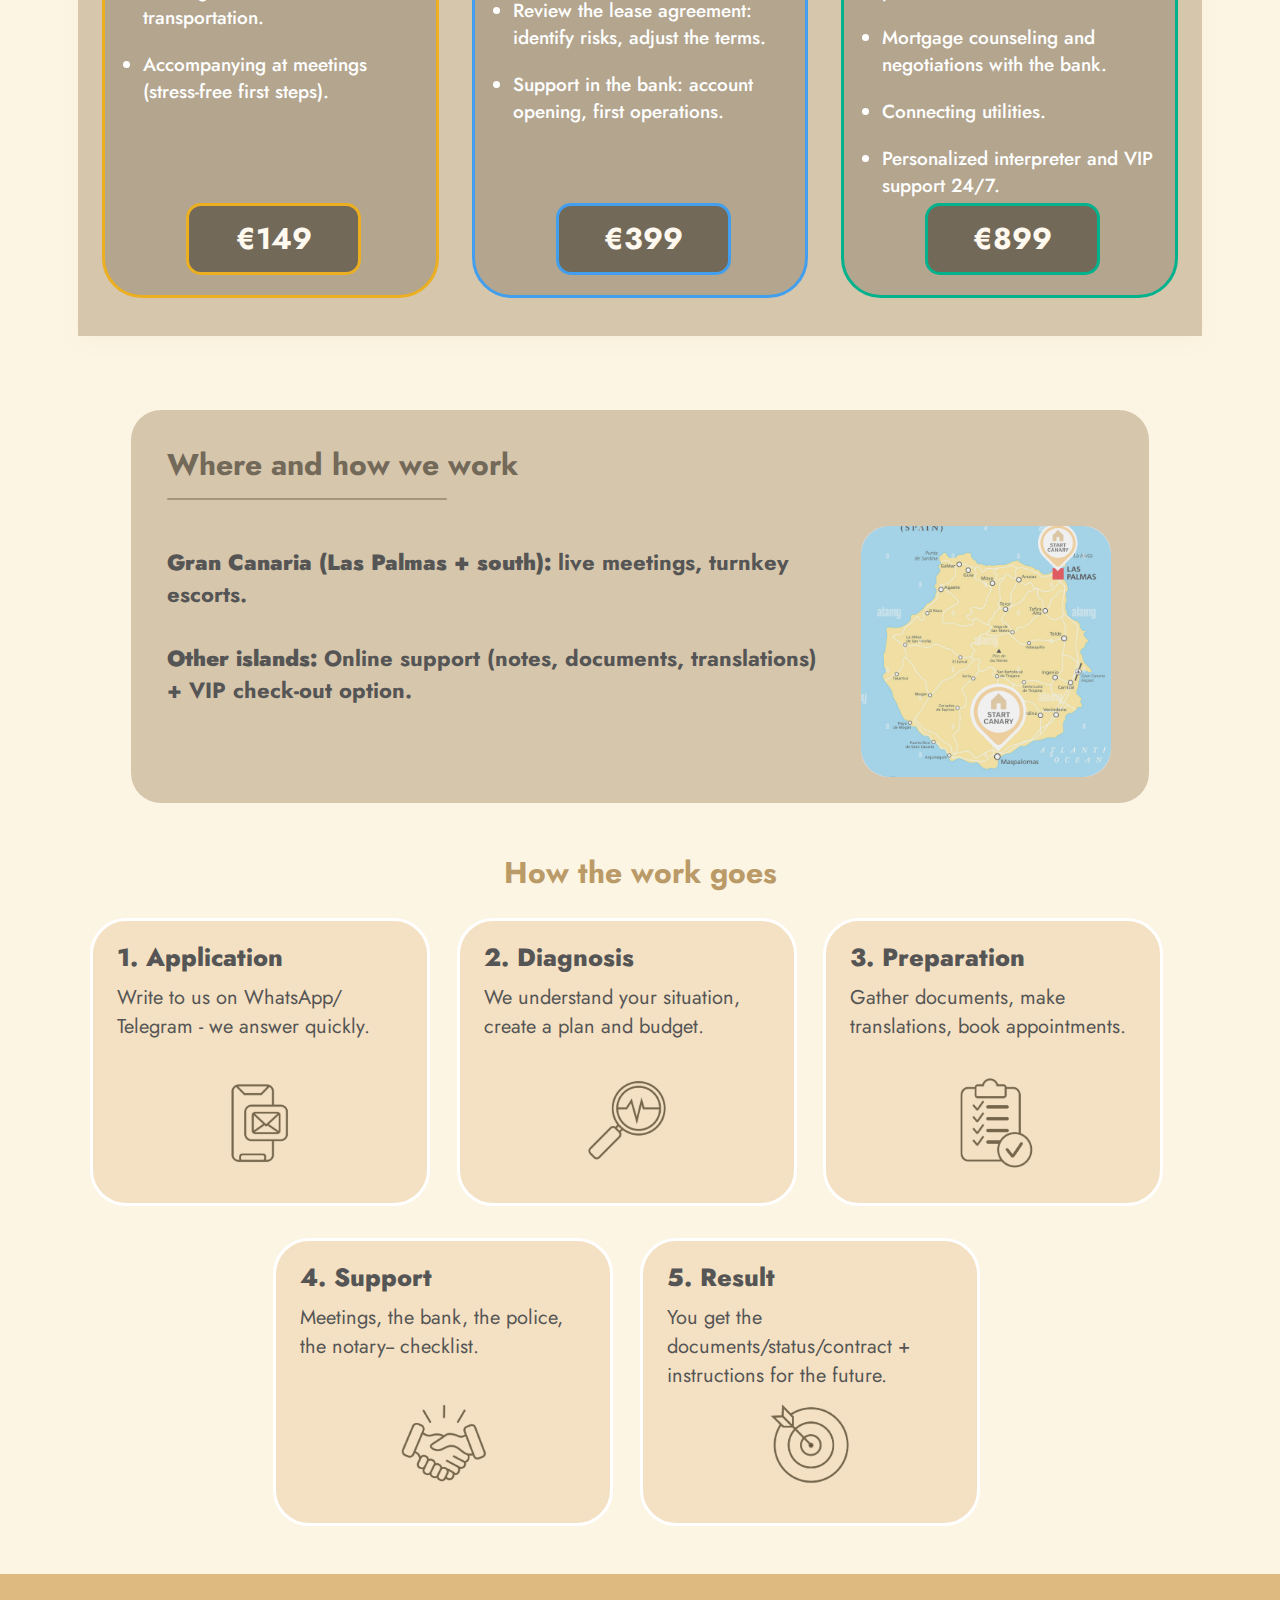
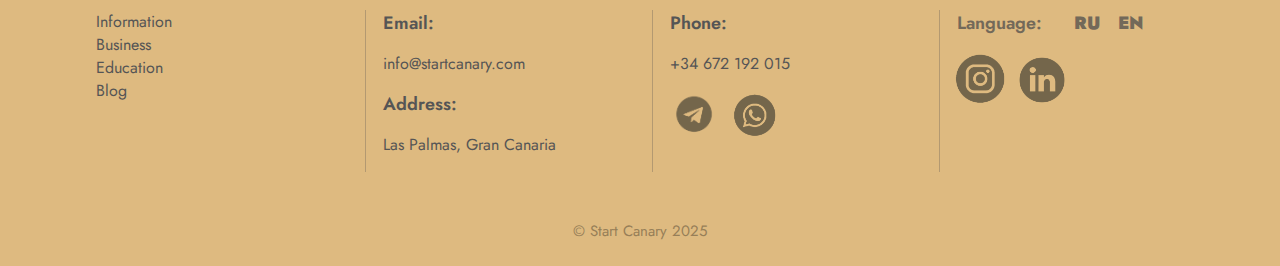
<file: index-en.html>
<!DOCTYPE html>
<html lang="ru">
<head>
  <meta charset="UTF-8" />
  <meta name="viewport" content="width=device-width, initial-scale=1" />
  <title>Start Canary - Main Page</title>
  <link rel="preconnect" href="https://fonts.googleapis.com">
  <link rel="preconnect" href="https://fonts.gstatic.com" crossorigin>
  <link href="https://fonts.googleapis.com/css2?family=Jost:wght@400;500;600;700;800&display=swap" rel="stylesheet">
  <link rel="stylesheet" href="styles.css" />
</head>
<body>
  <header class="header">
    <div class="container header__inner">
      <a class="logo" href="#">
        <img src="startcanaryicons/pin.png" alt="logo">
      </a>

      <nav class="nav">
        <a class="nav__pill" href="#services">Services</a>
        <a class="nav__pill" href="info-en.html">Information</a>
        <a class="nav__pill" href="#contacts">Contacts</a>
        <a class="nav__pill" href="info-en.html#ai-business">AI & Business</a>
      </nav>

      <div class="header__actions">
        <a class="icon-btn" aria-label="WhatsApp" href="wa.me/34672192015">
          <img src="startcanaryicons/whatsapp.png" alt="WhatsApp">
        </a>
        <a class="icon-btn1" aria-label="Telegram" href="#">
          <img src="startcanaryicons/telegram.png" alt="Telegram">
        </a>

        <div class="lang-switch">
          <button class="lang-switch__btn" type="button"><a href="index.html">RU</a></button>
          <button class="lang-switch__btn lang-switch__btn--active" type="button">EN</button>
        </div>
      </div>
    </div>
  </header>

  <section class="hero">
    <div class="container">
      <div class="hero__card">
        <div class="hero__bg" role="img" aria-label="canarybeach"></div>
        <div class="hero__content">
          <h1 class="hero__title">Assistance to foreigners in the Canary Islands</h1>
          <p class="hero__subtitle">Documents and legalization • Business and Consulting • Real estate • Personal support 24/7</p>
          <a class="btn btn--cta" href="#contacts">Get advice in WhatsApp</a>
        </div>
      </div>
    </div>
  </section>

  <section class="why">
    <div class="container">
      <h2 class="section-title">Why choose us?</h2>
      <div class="why__wrap">
        <div class="why__grid">
          <div class="why__item">Individual approach and transparent prices.</div>
          <div class="why__item">We speak Russian, Spanish and English.</div>
          <div class="why__item">We work officially. We prepare documents correctly and on time.</div>
          <div class="why__item">Saving time: notes, instructions, follow-up.</div>
        </div>
      </div>
    </div>
  </section>

  <section class="services" id="services">
    <div class="container">
      <h2 class="section-title">Services and turnkey solutions</h2>

      <div class="services__panel">
        <article class="service">
          <div class="service__text">
            <h3 class="service__title">NIE</h3>
            <p class="service__desc">Records, documents, instructions and support. Get your NIE without errors.</p>
            <a class="service__cta" href="#contacts">Leave a request</a>
          </div>
          <div class="service__price">€120</div>
        </article>

        <article class="service">
          <div class="service__text">
            <h3 class="service__title">Residencia</h3>
            <p class="service__desc">Complete package: recording, decorating, follow-up and checklist.</p>
            <a class="service__cta" href="#contacts">Leave a request</a>
          </div>
          <div class="service__price">€250</div>
        </article>

        <article class="service">
          <div class="service__text">
            <h3 class="service__title">FNMT Digital Signature</h3>
            <p class="service__desc">Quick checkout to access taxes and government services online.</p>
            <a class="service__cta" href="#contacts">Leave a request</a>
          </div>
          <div class="service__price">€90</div>
        </article>

        <article class="service">
          <div class="service__text">
            <h3 class="service__title">Autónomo</h3>
            <p class="service__desc">Registration from scratch: forms, taxes and initial accounting setup.</p>
            <a class="service__cta" href="#contacts">Leave a request</a>
          </div>
          <div class="service__price">€200</div>
        </article>

        <article class="service">
          <div class="service__text">
            <h3 class="service__title">Translations and meetings</h3>
            <p class="service__desc">Support at the bank, police, notary and other instances.</p>
            <a class="service__cta" href="#contacts">Leave a request</a>
          </div>
          <div class="service__price">€50+</div>
        </article>

        <article class="service">
          <div class="service__text">
            <h3 class="service__title">Housing: check the contract</h3>
            <p class="service__desc">Review the lease or purchase agreement, identifying risks and conditions.</p>
            <a class="service__cta" href="#contacts">Leave a request</a>
          </div>
          <div class="service__price">€180</div>
        </article>

        <article class="service">
          <div class="service__text">
            <h3 class="service__title">Social integration</h3>
            <p class="service__desc">Doctor, school, rights and household issues for a comfortable start.</p>
            <a class="service__cta" href="#contacts">Leave a request</a>
          </div>
          <div class="service__price">€80</div>
        </article>

        <article class="service">
          <div class="service__text">
            <h3 class="service__title">VIP 24/7 (1 month)</h3>
            <p class="service__desc">A personal supervisor is always on call and resolves all issues.</p>
            <a class="service__cta" href="#contacts">Leave a request</a>
          </div>
          <div class="service__price">€500+</div>
        </article>
        <span class="services__info-text">
          To learn more about all the services and the order of work
          can be found in the section <a href="info-en.html" class="services__info-btn">INFORMATION</a>
        </span> 
      </div>
      <div class="services__info-separator"></div>
    </div>
  </section>

  <section class="packages">
    <div class="container">
      <div class="packages__grid">
        <article class="pkg pkg--basic">
          <h3 class="pkg__name">Basic</h3>
          <div class="pkg__tag">The first step is for those just arriving.</div>
          <div class="pkg__separator"></div>
          <ul class="pkg__list">
            <li>NIE - key document for all procedures.</li>
            <li>Consultation on adaptation: housing, medicine, transportation.</li>
            <li>Accompanying at meetings (stress-free first steps).</li>
          </ul>
          <div class="pkg__price">€149</div>
        </article>

        <article class="pkg pkg--standard">
          <h3 class="pkg__name">Standard</h3>
          <div class="pkg__tag">A solid start for long term living.</div>
          <div class="pkg__separator"></div>
          <p class="pkg__subtitle"></p>
          <ul class="pkg__list">
            <li>All from the Basic package.</li>
            <li>Residencia + FNMT digital signature (full legal status).</li>
            <li>Review the lease agreement: identify risks, adjust the terms.</li>
            <li>Support in the bank: account opening, first operations.</li>
          </ul>
          <div class="pkg__price">€399</div>
        </article>

        <article class="pkg pkg--premium">
          <h3 class="pkg__name">Premium</h3>
          <div class="pkg__tag">Full support for maximum comfort</div>
          <div class="pkg__separator"></div>
          <p class="pkg__subtitle"></p>
          <ul class="pkg__list">
            <li>Everything in the Standard package.</li>
            <li>Transaction support in the purchase of real estate.</li>
            <li>Mortgage counseling and negotiations with the bank.</li>
            <li>Connecting utilities.</li>
            <li>Personalized interpreter and VIP support 24/7.</li>
          </ul>
          <div class="pkg__price">€899</div>
        </article>
      </div>
    </div>
  </section>

  <section class="where" id="info">
    <div class="container">
      <div class="where__card">
        <h2 class="where__title">Where and how we work</h2>
        <div class="where__separator"></div>
        <div class="where__content">
          <p class="where__text">
            <strong>Gran Canaria (Las Palmas + south):</strong> live meetings, turnkey escorts.
            <br/><br/>
            <strong>Other islands:</strong> Online support (notes, documents, translations) + VIP check-out option.
          </p>
          <div class="where__map">
            <img class="map__placeholder" src="startcanaryicons/map.png" alt="map">
          </div>
        </div>
      </div>
    </div>
  </section>

  <section class="process">
    <div class="container">
      <h2 class="section-title">How the work goes</h2>
      <div class="process__grid">
        <article class="step">
          <div class="step__content">
            <h3 class="step__title">1. Application</h3>
            <p class="step__text">Write to us on WhatsApp/ Telegram - we answer quickly.</p>
          </div>
          <img src="startcanaryicons/01.png" alt="1" class="step__icon">
        </article>
        <article class="step">
          <div class="step__content">
            <h3 class="step__title">2. Diagnosis</h3>
            <p class="step__text">We understand your situation, create a plan and budget.</p>
          </div>
          <img src="startcanaryicons/02.png" alt="2" class="step__icon">
        </article>
        <article class="step">
          <div class="step__content">
            <h3 class="step__title">3. Preparation</h3>
            <p class="step__text">Gather documents, make translations, book appointments.</p>
          </div>
          <img src="startcanaryicons/03.png" alt="3" class="step__icon">
        </article>
        <article class="step">
          <div class="step__content">
            <h3 class="step__title">4. Support</h3>
            <p class="step__text">Meetings, the bank, the police, the notary-- checklist.</p>
          </div>
          <img src="startcanaryicons/04.png" alt="4" class="step__icon">
        </article>
        <article class="step">
          <div class="step__content">
            <h3 class="step__title">5. Result</h3>
            <p class="step__text">You get the documents/status/contract + instructions for the future.</p>
          </div>
          <img src="startcanaryicons/05.png" alt="5" class="step__icon">
        </article>
      </div>
    </div>
  </section>

  <footer class="footer" id="contacts">
    <div class="container footer__inner">
      <div class="footer__col">
        <ul class="footer__links">
          <li><a href="#info">Information</a></li>
          <li><a href="#services">Business</a></li>
          <li><a href="#info">Education</a></li>
          <li><a href="#">Blog</a></li>
        </ul>
      </div>

      <div class="footer__col">
        <h4>Email:</h4>
        <p>info@startcanary.com</p>
        <h4>Address:</h4>
        <p>Las Palmas, Gran Canaria</p>
      </div>

      <div class="footer__col">
        <h4>Phone:</h4>
        <p>+34 672 192 015</p>
        <div class="footer__socials">
          <a class="icon-btn" href="#" aria-label="Telegram">
            <img src="startcanaryicons/telegram.png" alt="telegram">
          </a>
          <a class="icon-btn" href="wa.me/34672192015" aria-label="WhatsApp">
            <img src="startcanaryicons/whatsapp.png" alt="whatsapp">
          </a>
        </div>
      </div>

      <div class="footer__col">
        <div class="footer__lang-row">
          <span class="footer__lang-title">Language:</span>
          <div class="footer__lang">
            <a href="index.html">RU</a>&nbsp; <a href="#">EN</a>
          </div>
        </div>
      <div class="footer__socials">
          <a class="icon-btn" href="https://www.instagram.com/startcanary?igsh=NGNjM29mcng4c2Zn&utm_source=qr" aria-label="Instagram">
            <img src="startcanaryicons/instaicon.png" alt="instagram">
          </a>
          <a class="icon-btn" href="#" aria-label="LinkedIn">
            <img src="startcanaryicons/linkedin.png" alt="linkedin">
          </a>
        </div>
      </div>
    </div>
    <div class="copyright">© Start Canary 2025</div>
  </footer>
</body>
</html>
</file>
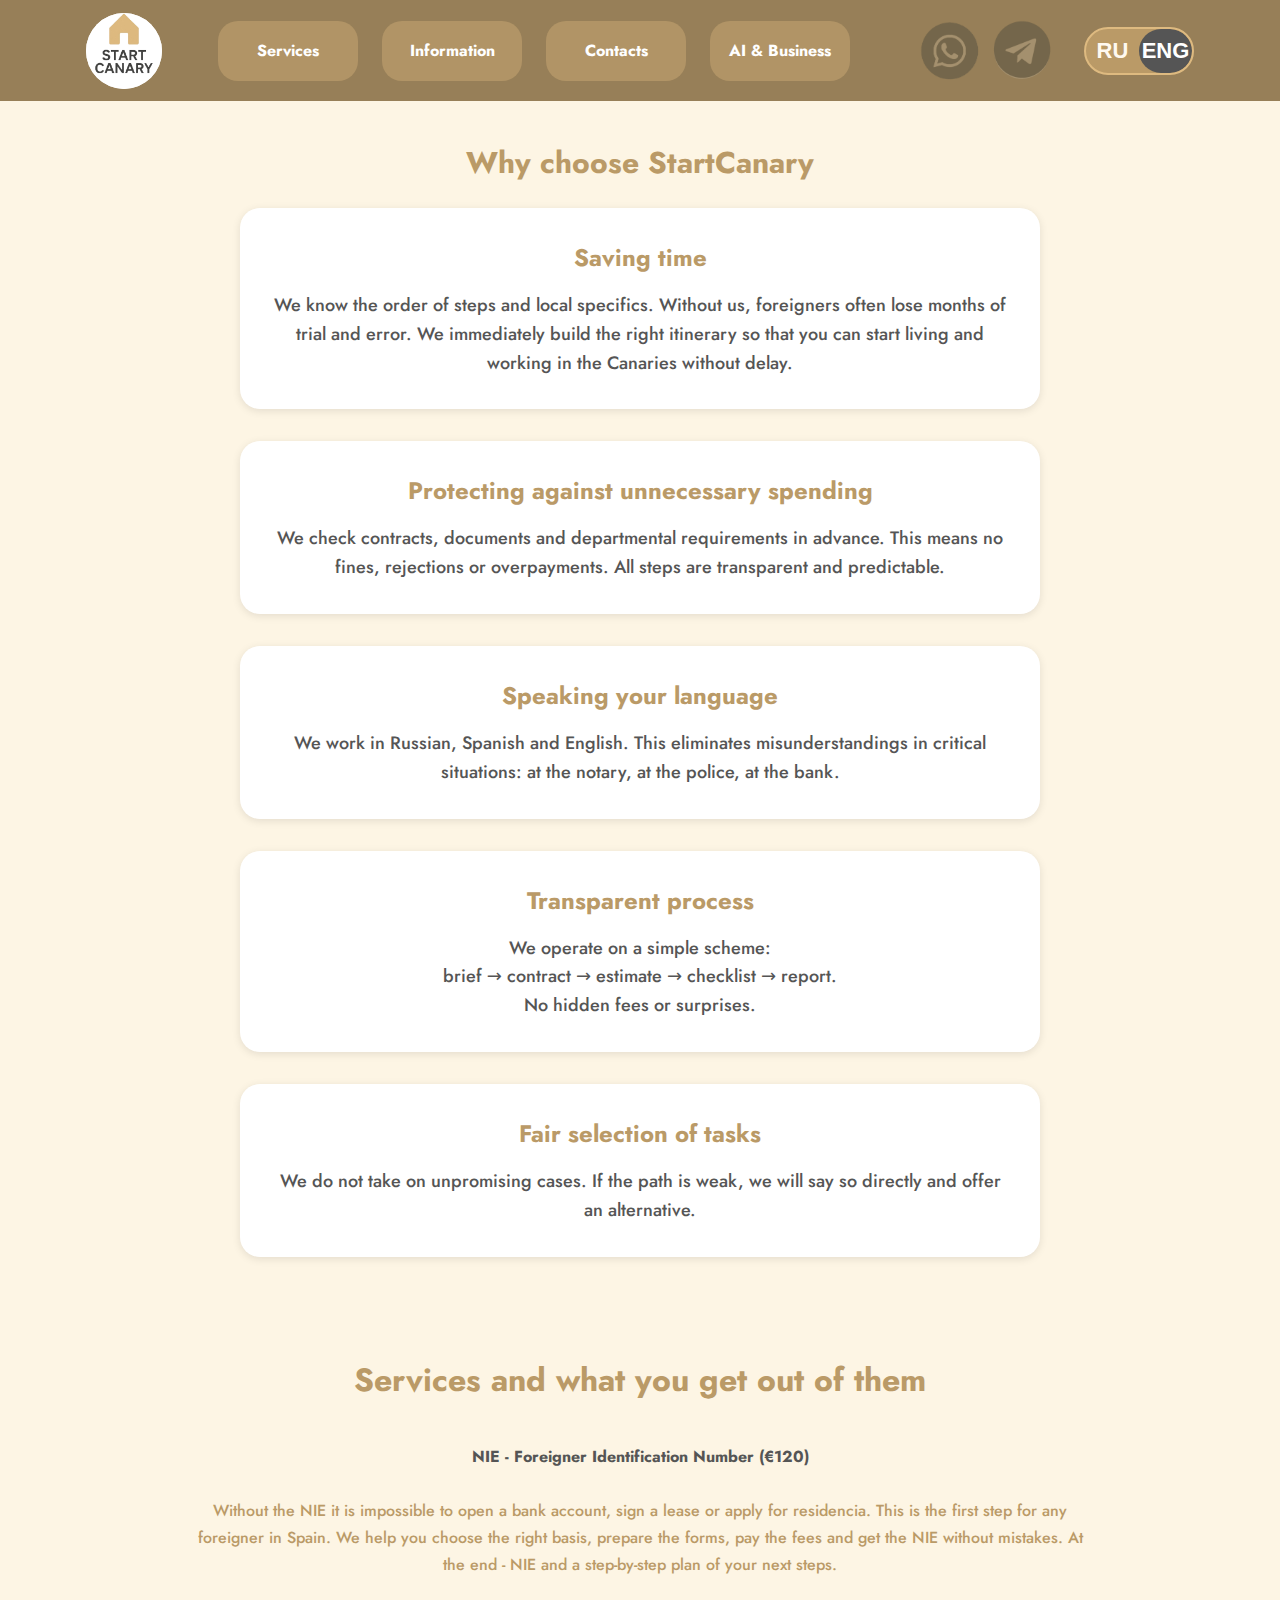
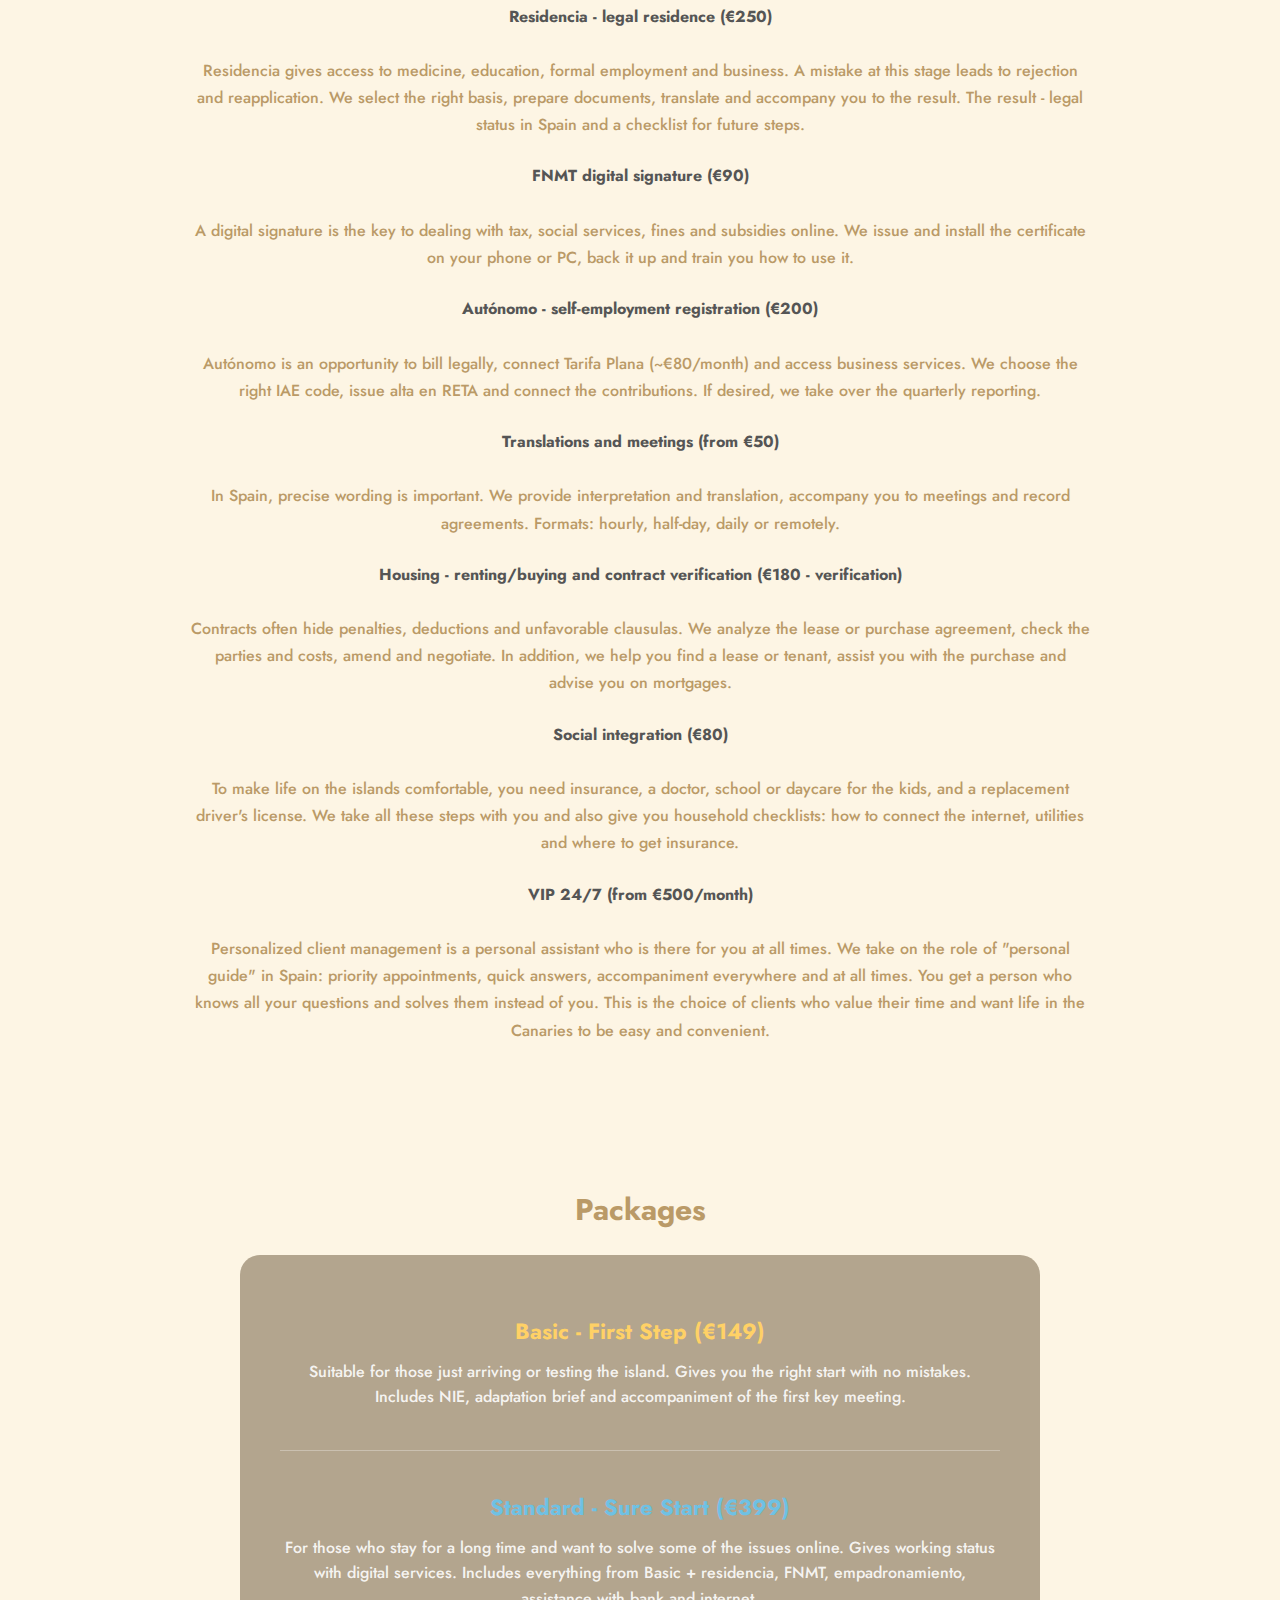
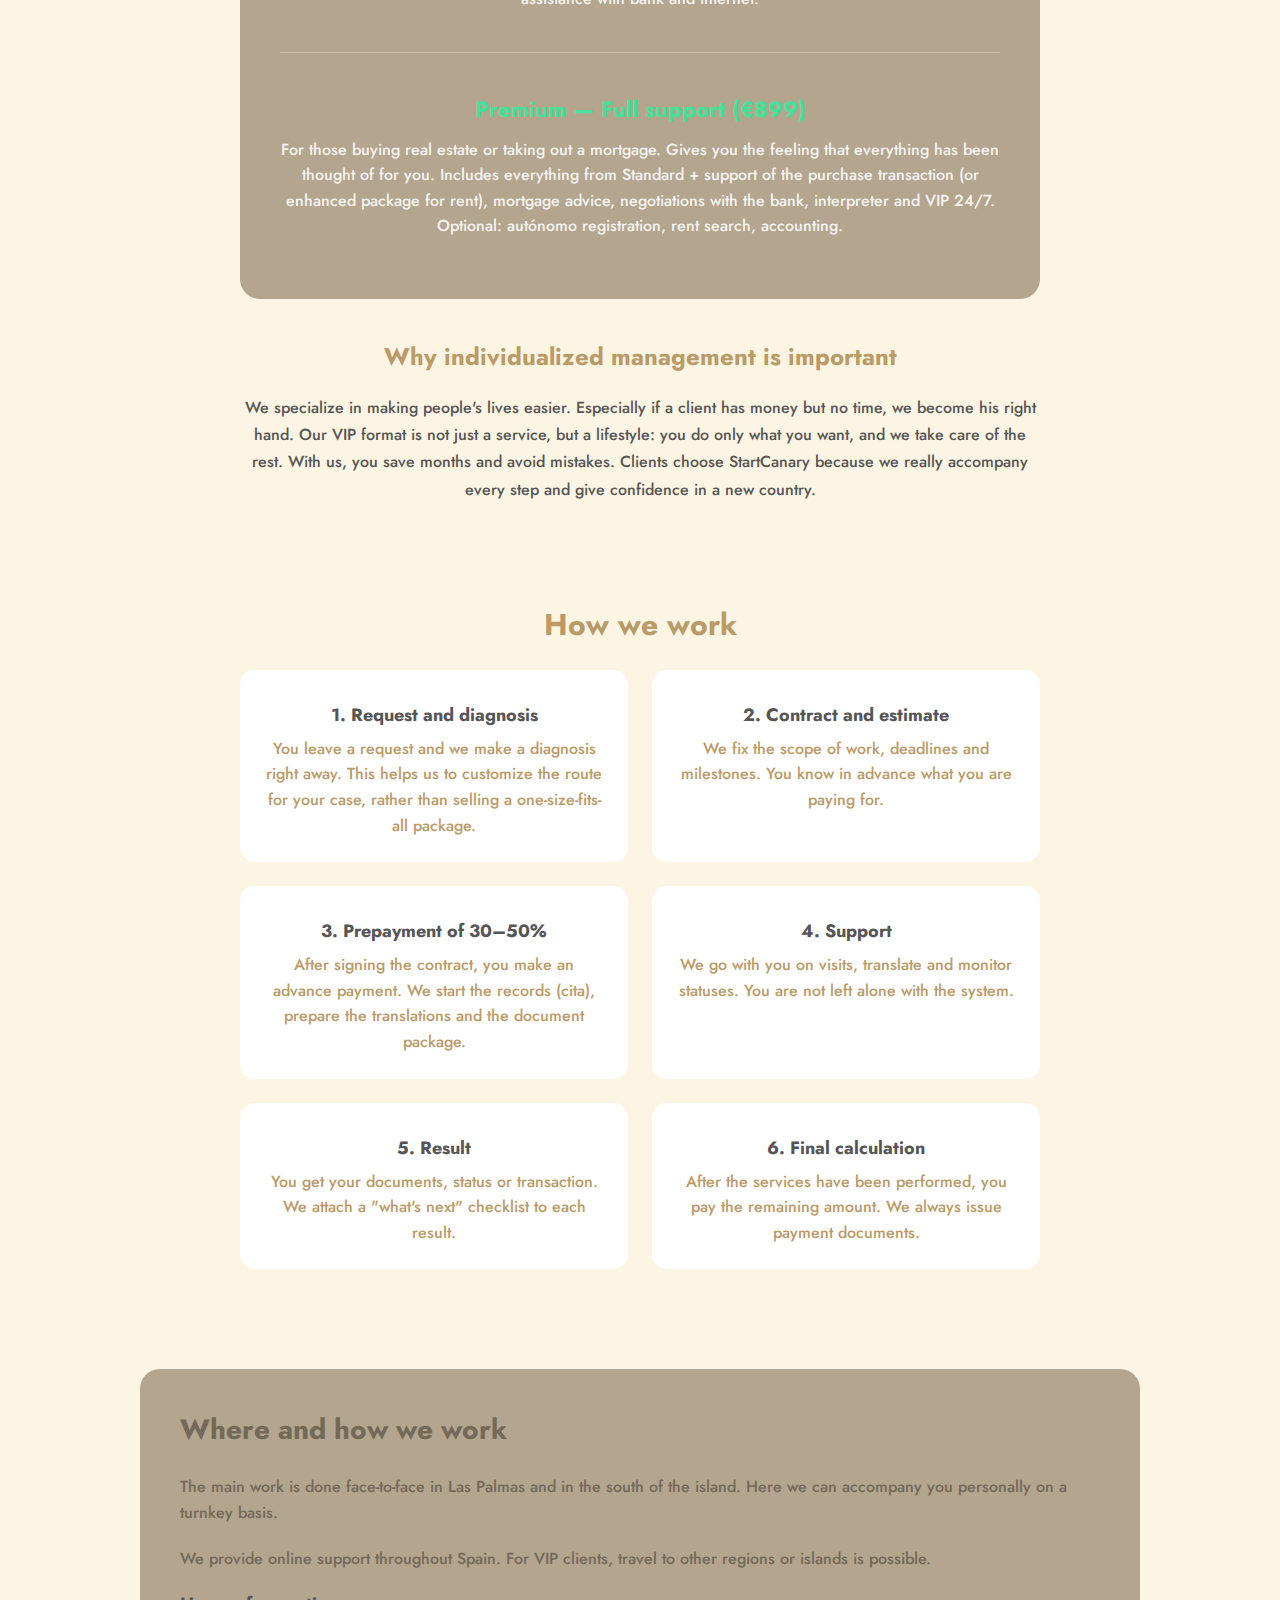
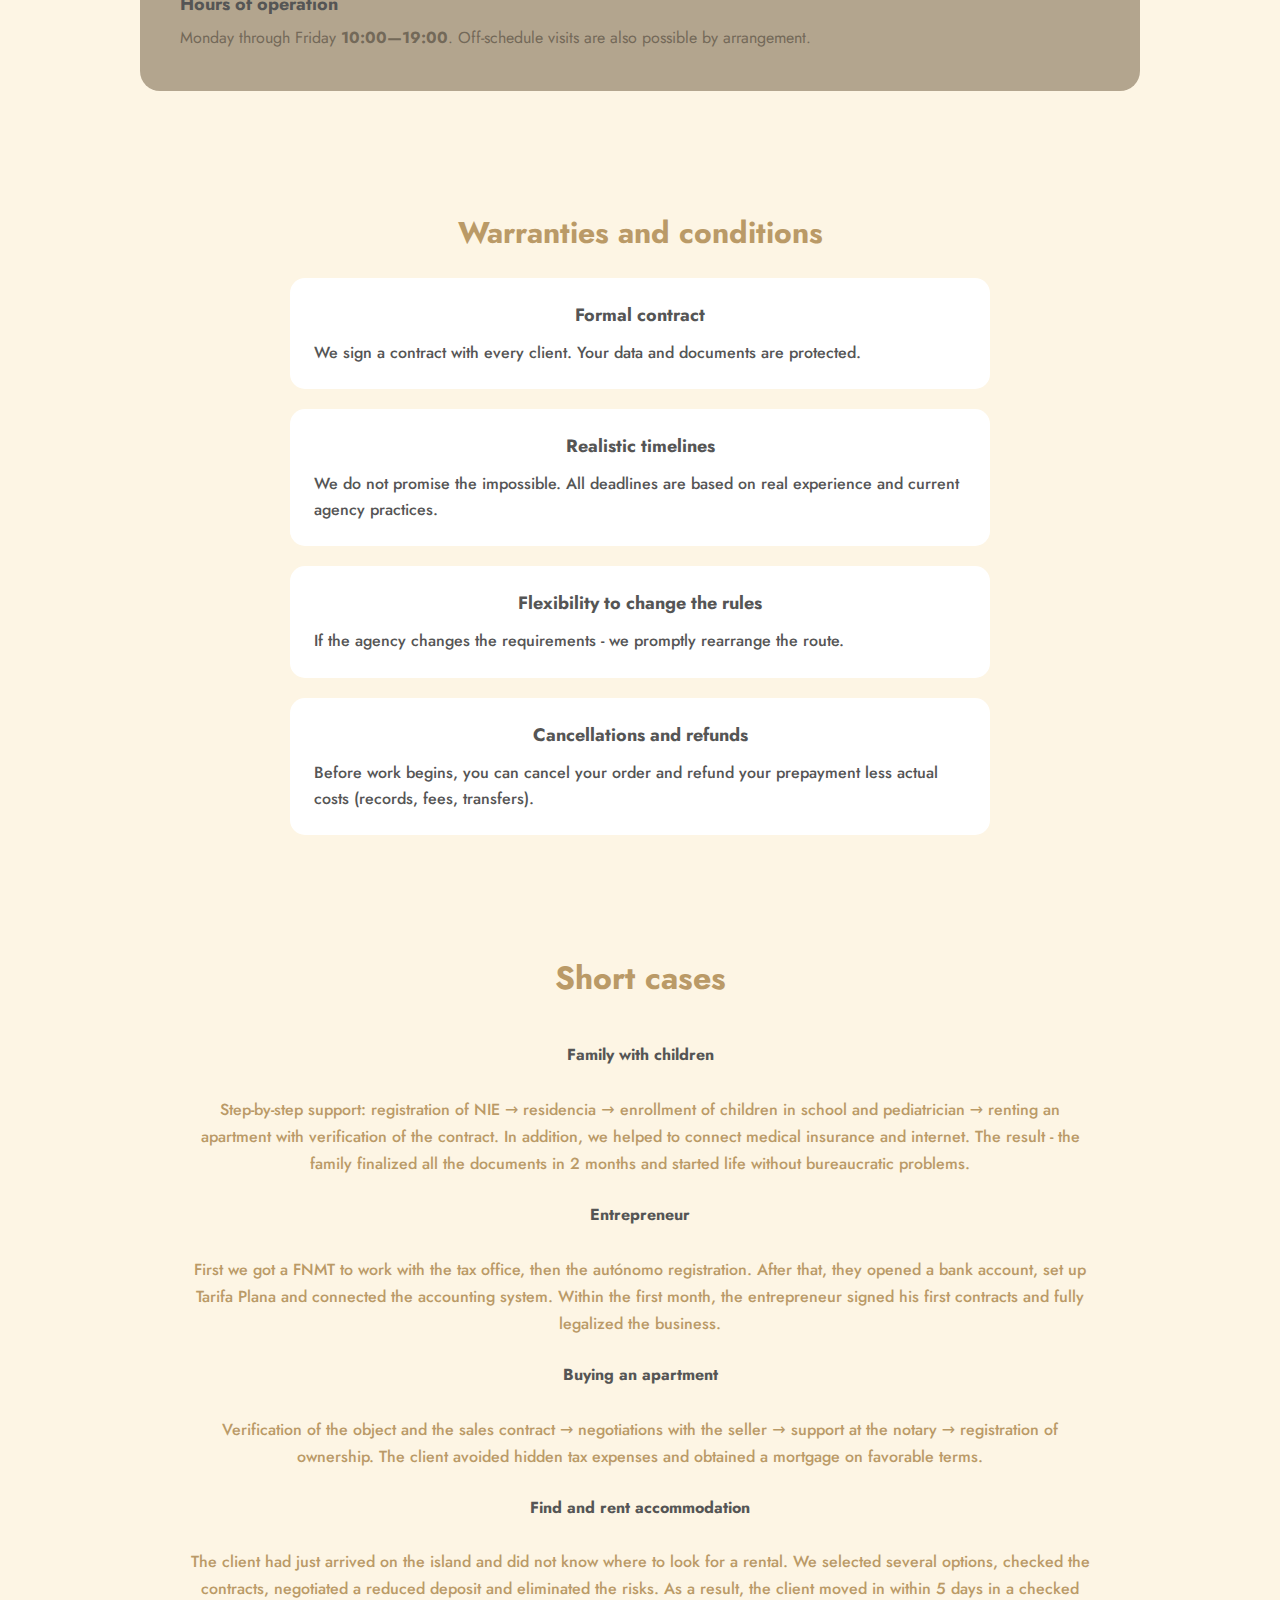
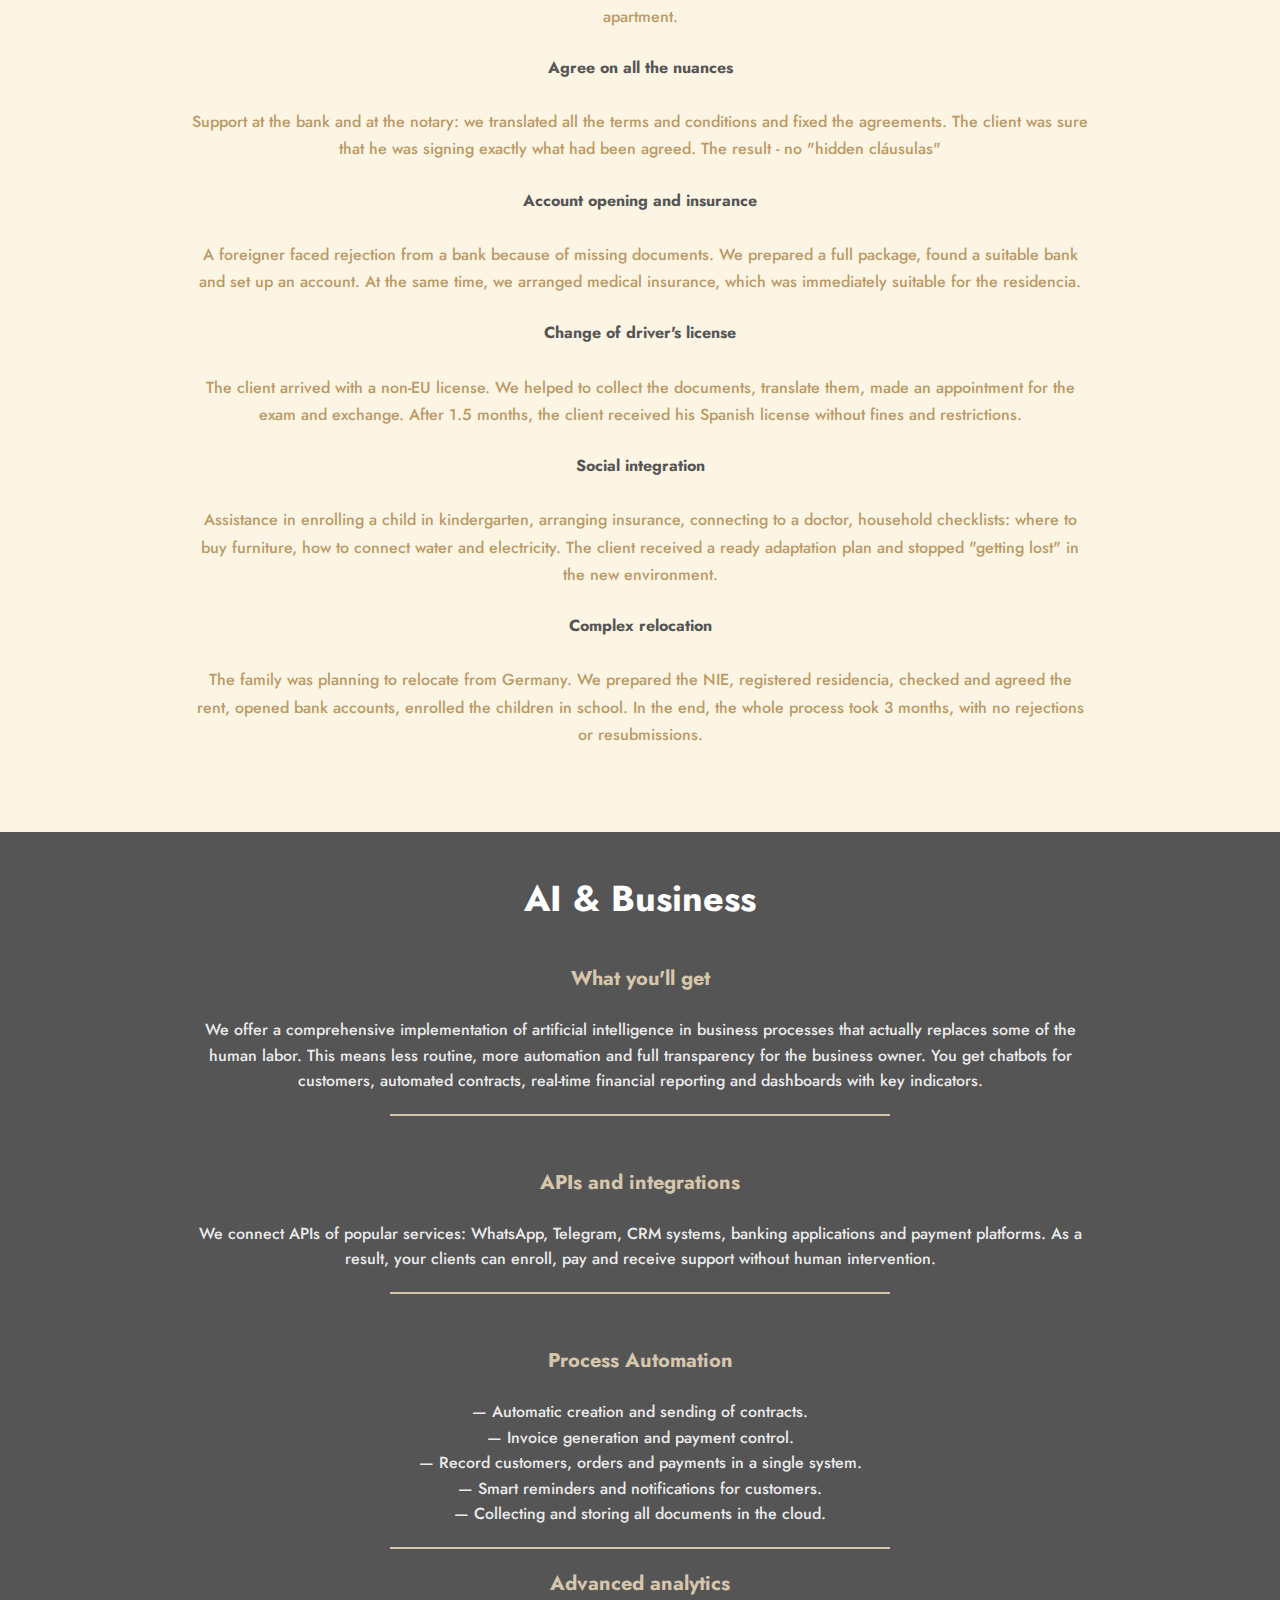
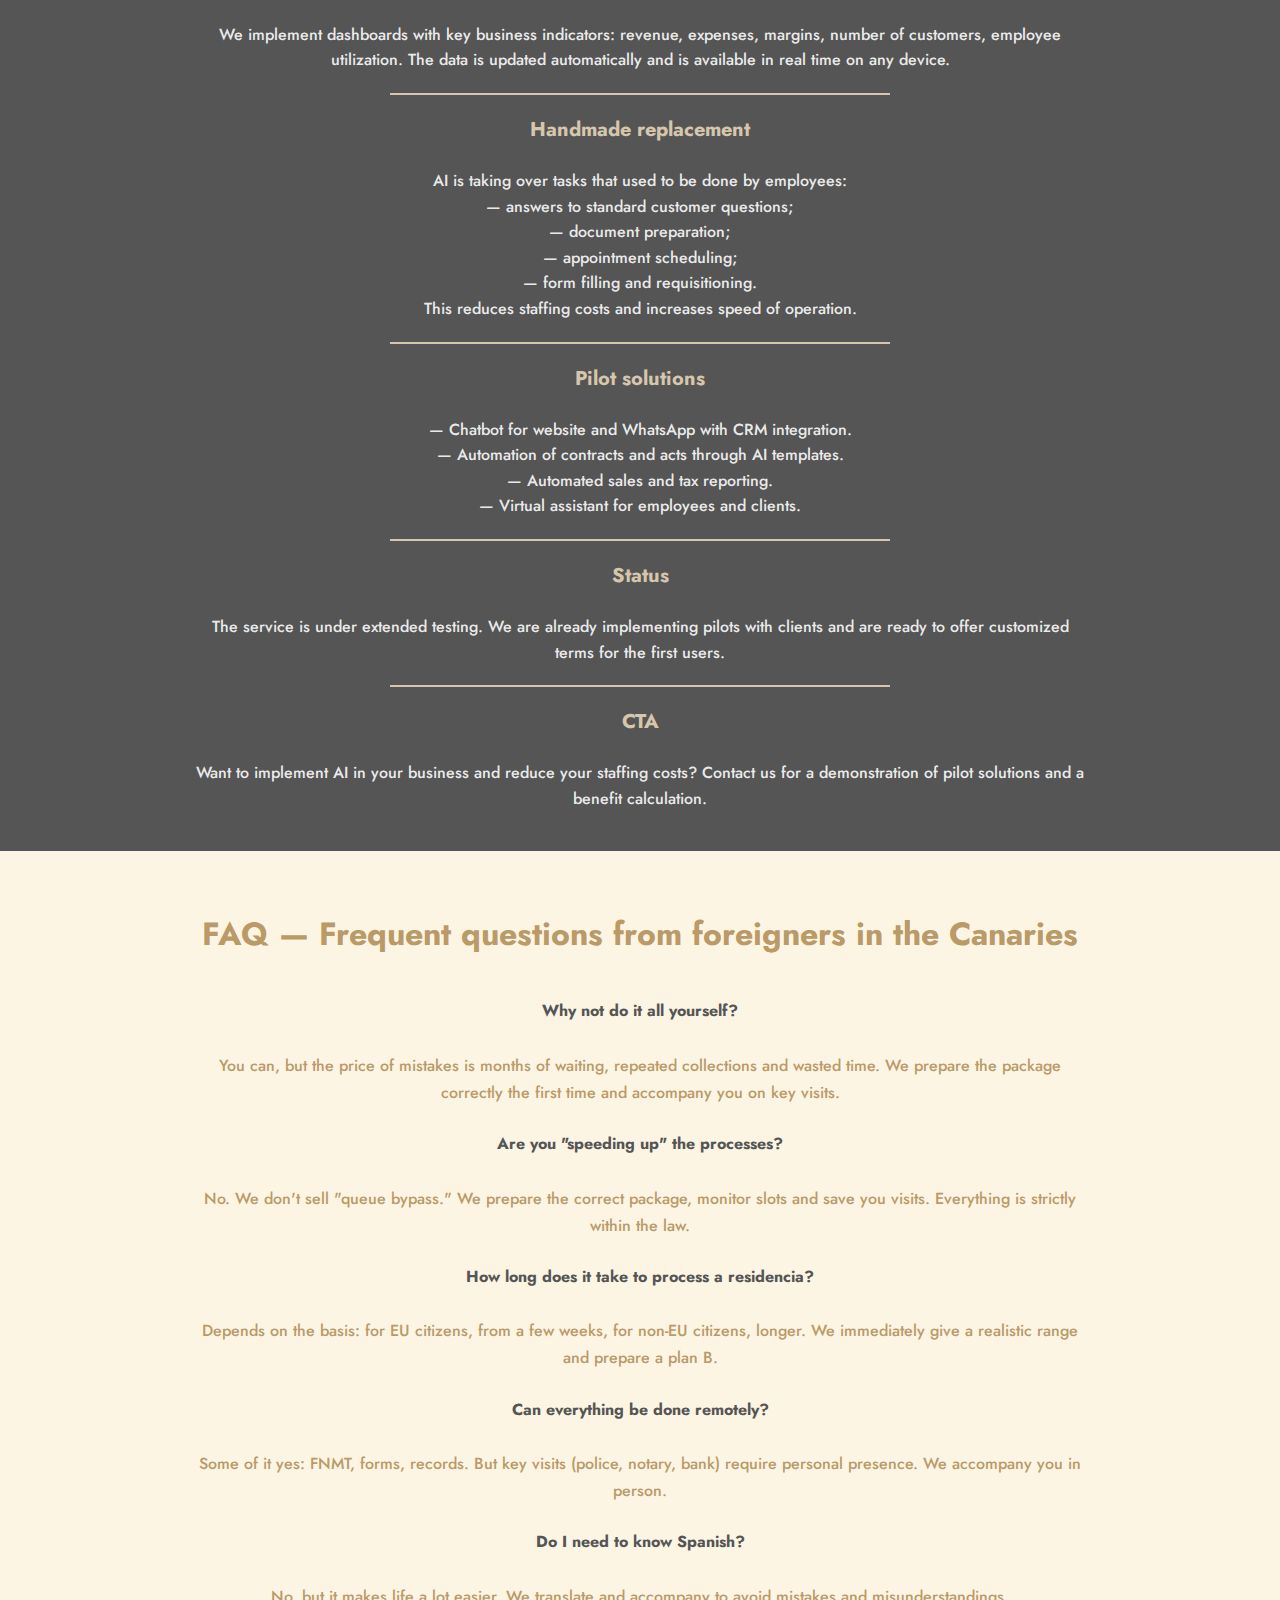
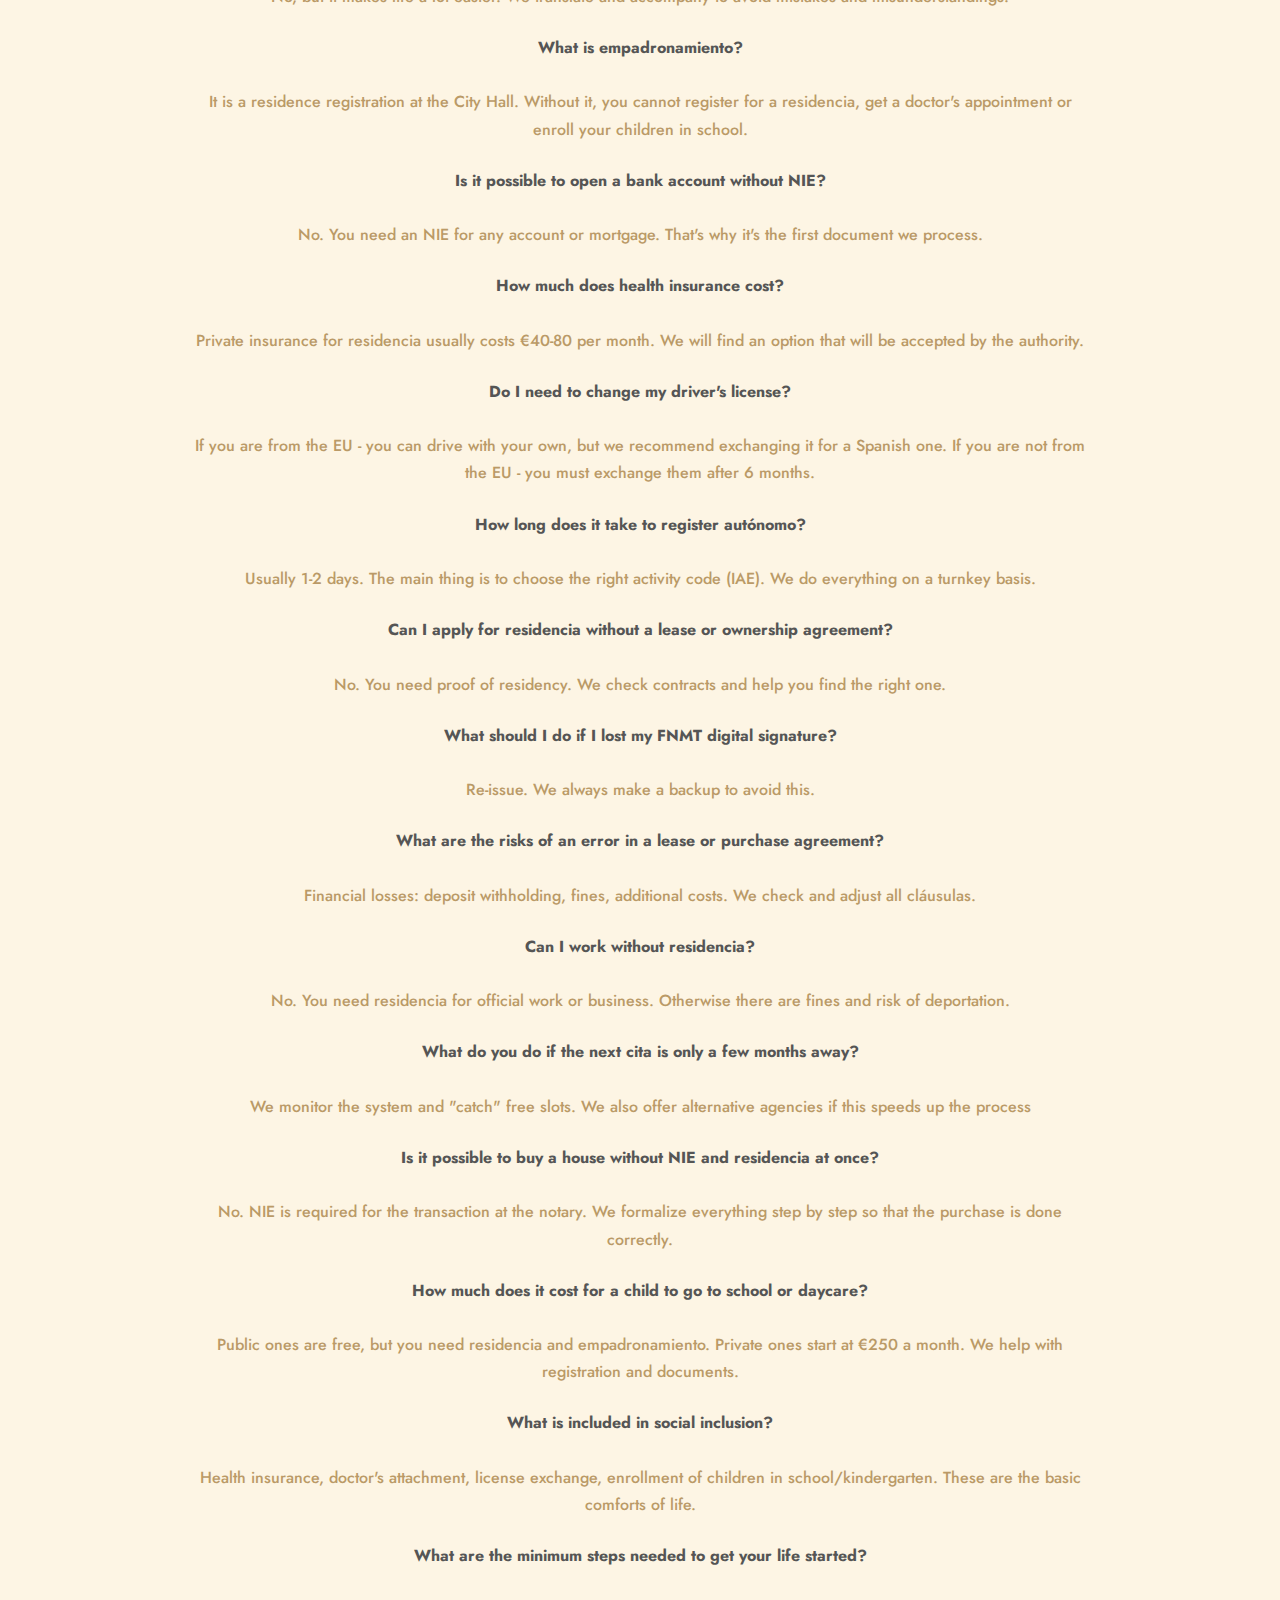
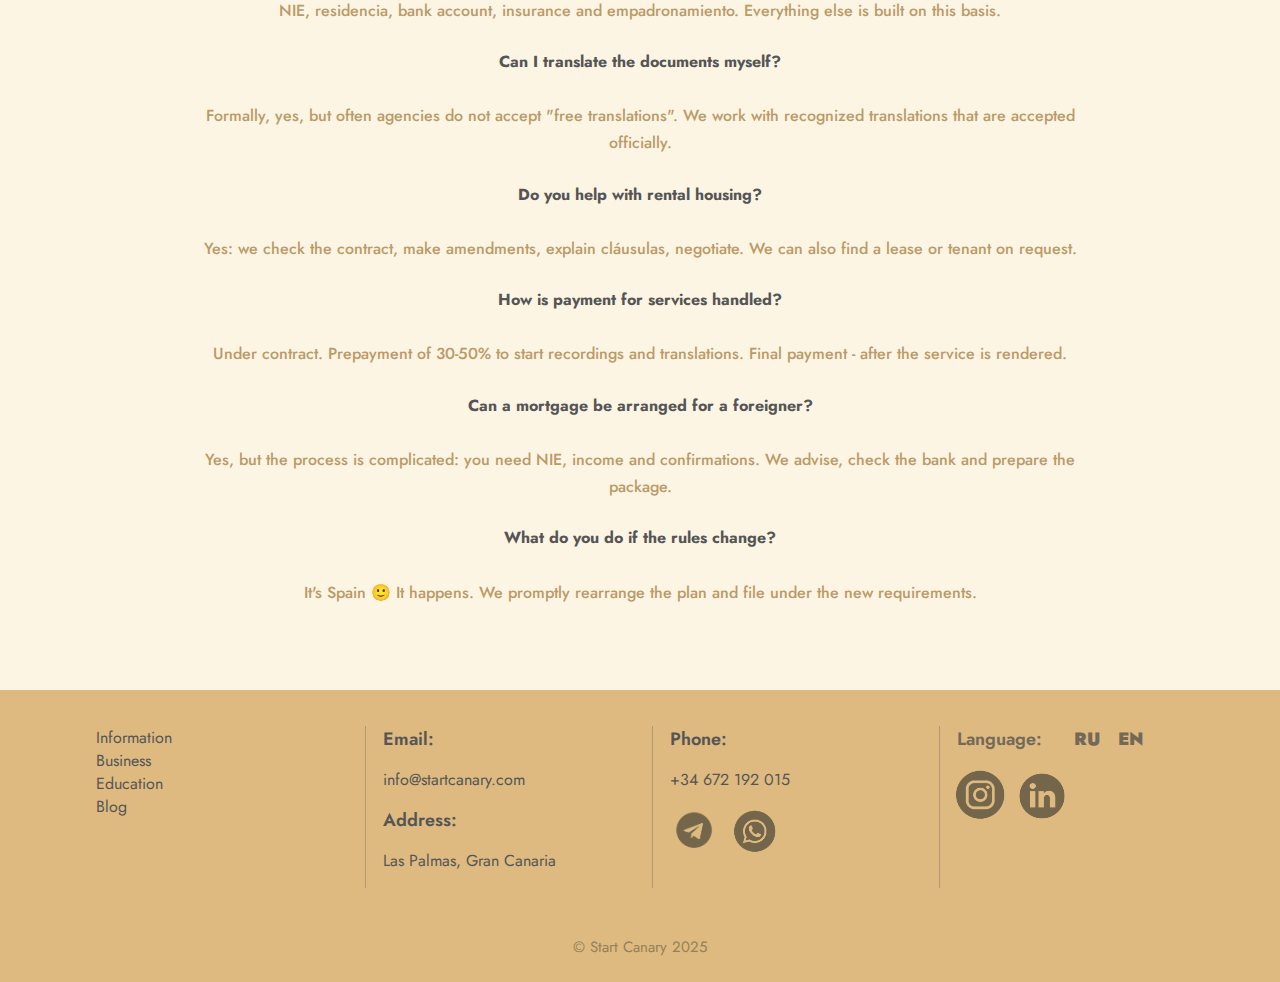
<file: info-en.html>
<!DOCTYPE html>
<html lang="ru">
<head>
    <meta charset="UTF-8">
    <meta name="viewport" content="width=device-width, initial-scale=1.0">
    <title>Start Canary - Information</title>
    <link rel="preconnect" href="https://fonts.googleapis.com">
    <link rel="preconnect" href="https://fonts.gstatic.com" crossorigin>
    <link href="https://fonts.googleapis.com/css2?family=Jost:wght@400;500;600;700;800&display=swap" rel="stylesheet">
    <link rel="stylesheet" href="styles.css" />
    <link rel="stylesheet" href="info-styles.css" />
</head>
<body>
    <header class="header">
    <div class="container header__inner">
      <a class="logo" href="index-en.html">
        <img src="startcanaryicons/pin.png" alt="logo">
      </a>

      <nav class="nav">
        <a class="nav__pill" href="index-en.html#services">Services</a>
        <a class="nav__pill" href="info-en.html">Information</a>
        <a class="nav__pill" href="#contacts">Contacts</a>
        <a class="nav__pill" href="#ai-business">AI & Business</a>
      </nav>

      <div class="header__actions">
        <a class="icon-btn" aria-label="WhatsApp" href="wa.me/34672192015">
          <img src="startcanaryicons/whatsapp.png" alt="WhatsApp">
        </a>
        <a class="icon-btn1" aria-label="Telegram" href="#">
          <img src="startcanaryicons/telegram.png" alt="Telegram">
        </a>

        <div class="lang-switch">
          <button class="lang-switch__btn" type="button"><a href="info.html">RU</a></button>
          <button class="lang-switch__btn lang-switch__btn--active" type="button"><a href="info-en.html">ENG</a></button>
        </div>
      </div>
    </div>
  </header>

  <section class="info-why">
    <div class="container">
      <h2 class="section-title">Why choose StartCanary</h2>
      
      <div class="info-reasons">
        <div class="info-reason">
          <h3 class="info-reason__title">Saving time</h3>
          <p class="info-reason__text">We know the order of steps and local specifics. Without us, foreigners often lose months of trial and error. We immediately build the right itinerary so that you can start living and working in the Canaries without delay.</p>
        </div>

        <div class="info-reason">
          <h3 class="info-reason__title">Protecting against unnecessary spending</h3>
          <p class="info-reason__text">We check contracts, documents and departmental requirements in advance. This means no fines, rejections or overpayments. All steps are transparent and predictable.</p>
        </div>

        <div class="info-reason">
          <h3 class="info-reason__title">Speaking your language</h3>
          <p class="info-reason__text">We work in Russian, Spanish and English. This eliminates misunderstandings in critical situations: at the notary, at the police, at the bank.</p>
        </div>

        <div class="info-reason">
          <h3 class="info-reason__title">Transparent process</h3>
          <p class="info-reason__text">We operate on a simple scheme:<br>brief → contract → estimate → checklist → report.<br>No hidden fees or surprises.</p>
        </div>

        <div class="info-reason">
          <h3 class="info-reason__title">Fair selection of tasks</h3>
          <p class="info-reason__text">We do not take on unpromising cases. If the path is weak, we will say so directly and offer an alternative.</p>
        </div>
      </div>
    </div>
  </section>

  <section class="info-services">
    <div class="container">
      <h2 class="info-title">Services and what you get out of them</h2>
      
      <div class="info-text">
        <p><strong>NIE - Foreigner Identification Number (€120)</strong><br>
        Without the NIE it is impossible to open a bank account, sign a lease or apply for residencia. This is the first step for any foreigner in Spain. We help you choose the right basis, prepare the forms, pay the fees and get the NIE without mistakes. At the end - NIE and a step-by-step plan of your next steps.</p>

        <p><strong>Residencia - legal residence (€250)</strong><br>
        Residencia gives access to medicine, education, formal employment and business. A mistake at this stage leads to rejection and reapplication. We select the right basis, prepare documents, translate and accompany you to the result. The result - legal status in Spain and a checklist for future steps.</p>

        <p><strong>FNMT digital signature (€90)</strong><br>
        A digital signature is the key to dealing with tax, social services, fines and subsidies online. We issue and install the certificate on your phone or PC, back it up and train you how to use it.</p>

        <p><strong>Autónomo - self-employment registration (€200)</strong><br>
        Autónomo is an opportunity to bill legally, connect Tarifa Plana (~€80/month) and access business services. We choose the right IAE code, issue alta en RETA and connect the contributions. If desired, we take over the quarterly reporting.</p>

        <p><strong>Translations and meetings (from €50)</strong><br>
        In Spain, precise wording is important. We provide interpretation and translation, accompany you to meetings and record agreements. Formats: hourly, half-day, daily or remotely.</p>

        <p><strong>Housing - renting/buying and contract verification (€180 - verification)</strong><br>
        Contracts often hide penalties, deductions and unfavorable clausulas. We analyze the lease or purchase agreement, check the parties and costs, amend and negotiate. In addition, we help you find a lease or tenant, assist you with the purchase and advise you on mortgages.</p>

        <p><strong>Social integration (€80)</strong><br>
        To make life on the islands comfortable, you need insurance, a doctor, school or daycare for the kids, and a replacement driver's license. We take all these steps with you and also give you household checklists: how to connect the internet, utilities and where to get insurance.</p>

        <p><strong>VIP 24/7 (from €500/month)</strong><br>
        Personalized client management is a personal assistant who is there for you at all times. We take on the role of "personal guide" in Spain: priority appointments, quick answers, accompaniment everywhere and at all times. You get a person who knows all your questions and solves them instead of you. This is the choice of clients who value their time and want life in the Canaries to be easy and convenient.</p>
      </div>
    </div>
  </section>

  <section class="info-packages-unified">
    <div class="container">
      <h2 class="section-title">Packages</h2>
      
      <div class="info-packages-block">
        <div class="info-package-unified">
          <h3 class="info-package-unified__name">Basic - First Step (€149)</h3>
          <p class="info-package-unified__text">Suitable for those just arriving or testing the island. Gives you the right start with no mistakes. Includes NIE, adaptation brief and accompaniment of the first key meeting.</p>
        </div>

        <div class="info-package-separator"></div>

        <div class="info-package-unified">
          <h3 class="info-package-unified__name">Standard - Sure Start (€399)</h3>
          <p class="info-package-unified__text">For those who stay for a long time and want to solve some of the issues online. Gives working status with digital services. Includes everything from Basic + residencia, FNMT, empadronamiento, assistance with bank and internet.</p>
        </div>

        <div class="info-package-separator"></div>

        <div class="info-package-unified">
          <h3 class="info-package-unified__name">Premium — Full support (€899)</h3>
          <p class="info-package-unified__text">For those buying real estate or taking out a mortgage. Gives you the feeling that everything has been thought of for you. Includes everything from Standard + support of the purchase transaction (or enhanced package for rent), mortgage advice, negotiations with the bank, interpreter and VIP 24/7. Optional: autónomo registration, rent search, accounting.</p>
        </div>
      </div>

      <div class="info-packages-note">
        <h3 class="info-note-title">Why individualized management is important</h3>
        <p class="info-note-text">We specialize in making people's lives easier. Especially if a client has money but no time, we become his right hand. Our VIP format is not just a service, but a lifestyle: you do only what you want, and we take care of the rest. With us, you save months and avoid mistakes. Clients choose StartCanary because we really accompany every step and give confidence in a new country.</p>
      </div>
    </div>
  </section>

  <section class="info-process">
    <div class="container">
      <h2 class="section-title">How we work</h2>
      
      <div class="info-process-grid">
        <div class="info-process-item">
          <h3 class="info-process__title">1. Request and diagnosis</h3>
          <p class="info-process__text">You leave a request and we make a diagnosis right away. This helps us to customize the route for your case, rather than selling a one-size-fits-all package.</p>
        </div>

        <div class="info-process-item">
          <h3 class="info-process__title">2. Contract and estimate</h3>
          <p class="info-process__text">We fix the scope of work, deadlines and milestones. You know in advance what you are paying for.</p>
        </div>

        <div class="info-process-item">
          <h3 class="info-process__title">3. Prepayment of 30–50%</h3>
          <p class="info-process__text">After signing the contract, you make an advance payment. We start the records (cita), prepare the translations and the document package.</p>
        </div>

        <div class="info-process-item">
          <h3 class="info-process__title">4. Support</h3>
          <p class="info-process__text">We go with you on visits, translate and monitor statuses. You are not left alone with the system.</p>
        </div>

        <div class="info-process-item">
          <h3 class="info-process__title">5. Result</h3>
          <p class="info-process__text">You get your documents, status or transaction. We attach a "what's next" checklist to each result.</p>
        </div>

        <div class="info-process-item">
          <h3 class="info-process__title">6. Final calculation</h3>
          <p class="info-process__text">After the services have been performed, you pay the remaining amount. We always issue payment documents.</p>
        </div>
      </div>
    </div>
  </section>

  <section class="info-location-wide">
    <div class="container">
      <div class="info-location-wide-card">
        <h2 class="info-location-wide__title">Where and how we work</h2>
        <div class="info-location-wide__content">
          <p class="info-location-wide__text">The main work is done face-to-face in Las Palmas and in the south of the island. Here we can accompany you personally on a turnkey basis.</p>
          <p class="info-location-wide__text">We provide online support throughout Spain. For VIP clients, travel to other regions or islands is possible.</p>
          <div class="info-location-wide__hours">
            <h3 class="info-location-wide__hours-title">Hours of operation</h3>
            <p class="info-location-wide__hours-text">Monday through Friday <strong>10:00—19:00</strong>. Off-schedule visits are also possible by arrangement.</p>
          </div>
        </div>
      </div>
    </div>
  </section>

  <section class="info-guarantees-vertical">
    <div class="container">
      <h2 class="section-title">Warranties and conditions</h2>
      
      <div class="info-guarantees-vertical-list">
        <div class="info-guarantee-vertical-item">
          <h3 class="info-guarantee-vertical__title">Formal contract</h3>
          <p class="info-guarantee-vertical__text">We sign a contract with every client. Your data and documents are protected.</p>
        </div>

        <div class="info-guarantee-vertical-item">
          <h3 class="info-guarantee-vertical__title">Realistic timelines</h3>
          <p class="info-guarantee-vertical__text">We do not promise the impossible. All deadlines are based on real experience and current agency practices.</p>
        </div>

        <div class="info-guarantee-vertical-item">
          <h3 class="info-guarantee-vertical__title">Flexibility to change the rules</h3>
          <p class="info-guarantee-vertical__text">If the agency changes the requirements - we promptly rearrange the route.</p>
        </div>

        <div class="info-guarantee-vertical-item">
          <h3 class="info-guarantee-vertical__title">Cancellations and refunds</h3>
          <p class="info-guarantee-vertical__text">Before work begins, you can cancel your order and refund your prepayment less actual costs (records, fees, transfers).</p>
        </div>
      </div>
    </div>
  </section>

  <section class="info-cases">
    <div class="container">
      <h2 class="info-title">Short cases</h2>
      
      <div class="info-text">
        <p><strong>Family with children</strong><br>
        Step-by-step support: registration of NIE → residencia → enrollment of children in school and pediatrician → renting an apartment with verification of the contract. In addition, we helped to connect medical insurance and internet. The result - the family finalized all the documents in 2 months and started life without bureaucratic problems.</p>

        <p><strong>Entrepreneur</strong><br>
        First we got a FNMT to work with the tax office, then the autónomo registration. After that, they opened a bank account, set up Tarifa Plana and connected the accounting system. Within the first month, the entrepreneur signed his first contracts and fully legalized the business.</p>

        <p><strong>Buying an apartment</strong><br>
        Verification of the object and the sales contract → negotiations with the seller → support at the notary → registration of ownership. The client avoided hidden tax expenses and obtained a mortgage on favorable terms.</p>

        <p><strong>Find and rent accommodation</strong><br>
        The client had just arrived on the island and did not know where to look for a rental. We selected several options, checked the contracts, negotiated a reduced deposit and eliminated the risks. As a result, the client moved in within 5 days in a checked apartment.</p>

        <p><strong>Agree on all the nuances</strong><br>
        Support at the bank and at the notary: we translated all the terms and conditions and fixed the agreements. The client was sure that he was signing exactly what had been agreed. The result - no "hidden cláusulas"</p>

        <p><strong>Account opening and insurance</strong><br>
        A foreigner faced rejection from a bank because of missing documents. We prepared a full package, found a suitable bank and set up an account. At the same time, we arranged medical insurance, which was immediately suitable for the residencia.</p>

        <p><strong>Change of driver's license</strong><br>
        The client arrived with a non-EU license. We helped to collect the documents, translate them, made an appointment for the exam and exchange. After 1.5 months, the client received his Spanish license without fines and restrictions.</p>

        <p><strong>Social integration</strong><br>
        Assistance in enrolling a child in kindergarten, arranging insurance, connecting to a doctor, household checklists: where to buy furniture, how to connect water and electricity. The client received a ready adaptation plan and stopped "getting lost" in the new environment.</p>

        <p><strong>Complex relocation</strong><br>
        The family was planning to relocate from Germany. We prepared the NIE, registered residencia, checked and agreed the rent, opened bank accounts, enrolled the children in school. In the end, the whole process took 3 months, with no rejections or resubmissions.</p>
      </div>
    </div>
  </section>

  <section class="info-ai-business" id="ai-business">
    <div class="container">
      <div class="info-ai-card">
        <h2 class="info-ai__title">AI & Business</h2>
        
        <div class="info-ai-content">
          <div class="info-ai-section">
            <h3 class="info-ai-section__title">What you'll get</h3>
            <p class="info-ai-section__text">We offer a comprehensive implementation of artificial intelligence in business processes that actually replaces some of the human labor. This means less routine, more automation and full transparency for the business owner. You get chatbots for customers, automated contracts, real-time financial reporting and dashboards with key indicators.</p>
            <div class="info-ai-section__separator"></div>
          </div>

          <div class="info-ai-section">
            <h3 class="info-ai-section__title">APIs and integrations</h3>
            <p class="info-ai-section__text">We connect APIs of popular services: WhatsApp, Telegram, CRM systems, banking applications and payment platforms. As a result, your clients can enroll, pay and receive support without human intervention.</p>
            <div class="info-ai-section__separator"></div>
          </div>

          <div class="info-ai-section">
            <h3 class="info-ai-section__title">Process Automation</h3>
            <p class="info-ai-section__text">— Automatic creation and sending of contracts.<br>— Invoice generation and payment control.<br>— Record customers, orders and payments in a single system.<br>— Smart reminders and notifications for customers.<br>— Collecting and storing all documents in the cloud.</p>
          <div class="info-ai-section__separator">
          </div>

          <div class="info-ai-section">
            <h3 class="info-ai-section__title">Advanced analytics</h3>
            <p class="info-ai-section__text">We implement dashboards with key business indicators: revenue, expenses, margins, number of customers, employee utilization. The data is updated automatically and is available in real time on any device.</p>
            <div class="info-ai-section__separator"></div>
          </div>

          <div class="info-ai-section">
            <h3 class="info-ai-section__title">Handmade replacement</h3>
            <p class="info-ai-section__text">AI is taking over tasks that used to be done by employees:<br>— answers to standard customer questions;<br>— document preparation;<br>— appointment scheduling;<br>— form filling and requisitioning.<br>This reduces staffing costs and increases speed of operation.</p>
            <div class="info-ai-section__separator"></div>
          </div>

          <div class="info-ai-section">
            <h3 class="info-ai-section__title">Pilot solutions</h3>
            <p class="info-ai-section__text">— Chatbot for website and WhatsApp with CRM integration.<br>— Automation of contracts and acts through AI templates.<br>— Automated sales and tax reporting.<br>— Virtual assistant for employees and clients.</p>
            <div class="info-ai-section__separator"></div>
          </div>

          <div class="info-ai-section">
            <h3 class="info-ai-section__title">Status</h3>
            <p class="info-ai-section__text">The service is under extended testing. We are already implementing pilots with clients and are ready to offer customized terms for the first users.</p>
            <div class="info-ai-section__separator"></div>
          </div>

          <div class="info-ai-section">
            <h3 class="info-ai-section__title">CTA</h3>
            <p class="info-ai-section__text">Want to implement AI in your business and reduce your staffing costs? Contact us for a demonstration of pilot solutions and a benefit calculation.</p>
          </div>
        </div>
      </div>
    </div>
  </section>

  <section class="info-faq">
    <div class="container">
      <h2 class="info-title">FAQ — Frequent questions from foreigners in the Canaries</h2>
      
      <div class="info-text">
        <p><strong>Why not do it all yourself?</strong><br>
        You can, but the price of mistakes is months of waiting, repeated collections and wasted time. We prepare the package correctly the first time and accompany you on key visits.</p>

        <p><strong>Are you "speeding up" the processes?</strong><br>
        No. We don't sell "queue bypass." We prepare the correct package, monitor slots and save you visits. Everything is strictly within the law.</p>

        <p><strong>How long does it take to process a residencia?</strong><br>
        Depends on the basis: for EU citizens, from a few weeks, for non-EU citizens, longer. We immediately give a realistic range and prepare a plan B.</p>

        <p><strong>Can everything be done remotely?</strong><br>
        Some of it yes: FNMT, forms, records. But key visits (police, notary, bank) require personal presence. We accompany you in person.</p>

        <p><strong>Do I need to know Spanish?</strong><br>
        No, but it makes life a lot easier. We translate and accompany to avoid mistakes and misunderstandings.</p>

        <p><strong>What is empadronamiento?</strong><br>
        It is a residence registration at the City Hall. Without it, you cannot register for a residencia, get a doctor's appointment or enroll your children in school.</p>

        <p><strong>Is it possible to open a bank account without NIE?</strong><br>
        No. You need an NIE for any account or mortgage. That's why it's the first document we process.</p>

        <p><strong>How much does health insurance cost?</strong><br>
        Private insurance for residencia usually costs €40-80 per month. We will find an option that will be accepted by the authority.</p>

        <p><strong>Do I need to change my driver's license?</strong><br>
        If you are from the EU - you can drive with your own, but we recommend exchanging it for a Spanish one. If you are not from the EU - you must exchange them after 6 months.</p>

        <p><strong>How long does it take to register autónomo?</strong><br>
        Usually 1-2 days. The main thing is to choose the right activity code (IAE). We do everything on a turnkey basis.</p>

        <p><strong>Can I apply for residencia without a lease or ownership agreement?</strong><br>
        No. You need proof of residency. We check contracts and help you find the right one.</p>

        <p><strong>What should I do if I lost my FNMT digital signature?</strong><br>
        Re-issue. We always make a backup to avoid this.</p>

        <p><strong>What are the risks of an error in a lease or purchase agreement?</strong><br>
        Financial losses: deposit withholding, fines, additional costs. We check and adjust all cláusulas.</p>

        <p><strong>Can I work without residencia?</strong><br>
        No. You need residencia for official work or business. Otherwise there are fines and risk of deportation.</p>

        <p><strong>What do you do if the next cita is only a few months away?</strong><br>
        We monitor the system and "catch" free slots. We also offer alternative agencies if this speeds up the process</p>

        <p><strong>Is it possible to buy a house without NIE and residencia at once?</strong><br>
        No. NIE is required for the transaction at the notary. We formalize everything step by step so that the purchase is done correctly.</p>

        <p><strong>How much does it cost for a child to go to school or daycare?</strong><br>
        Public ones are free, but you need residencia and empadronamiento. Private ones start at €250 a month. We help with registration and documents.</p>

        <p><strong>What is included in social inclusion?</strong><br>
        Health insurance, doctor's attachment, license exchange, enrollment of children in school/kindergarten. These are the basic comforts of life.</p>

        <p><strong>What are the minimum steps needed to get your life started?</strong><br>
        NIE, residencia, bank account, insurance and empadronamiento. Everything else is built on this basis.</p>

        <p><strong>Can I translate the documents myself?</strong><br>
        Formally, yes, but often agencies do not accept "free translations". We work with recognized translations that are accepted officially.</p>

        <p><strong>Do you help with rental housing?</strong><br>
        Yes: we check the contract, make amendments, explain cláusulas, negotiate. We can also find a lease or tenant on request.</p>

        <p><strong>How is payment for services handled?</strong><br>
        Under contract. Prepayment of 30-50% to start recordings and translations. Final payment - after the service is rendered.</p>

        <p><strong>Can a mortgage be arranged for a foreigner?</strong><br>
        Yes, but the process is complicated: you need NIE, income and confirmations. We advise, check the bank and prepare the package.</p>

        <p><strong>What do you do if the rules change?</strong><br>
        It's Spain 🙂 It happens. We promptly rearrange the plan and file under the new requirements.</p>

      </div>
    </div>
  </section>

  <footer class="footer" id="contacts">
    <div class="container footer__inner">
      <div class="footer__col">
        <ul class="footer__links">
          <li><a href="info.html">Information</a></li>
          <li><a href="index.html#services">Business</a></li>
          <li><a href="info.html">Education</a></li>
          <li><a href="#">Blog</a></li>
        </ul>
      </div>

      <div class="footer__col">
        <h4>Email:</h4>
        <p>info@startcanary.com</p>
        <h4>Address:</h4>
        <p>Las Palmas, Gran Canaria</p>
      </div>

      <div class="footer__col">
        <h4>Phone:</h4>
        <p>+34 672 192 015</p>
        <div class="footer__socials">
          <a class="icon-btn" href="#" aria-label="Telegram">
            <img src="startcanaryicons/telegram.png" alt="telegram">
          </a>
          <a class="icon-btn" href="wa.me/34672192015" aria-label="WhatsApp">
            <img src="startcanaryicons/whatsapp.png" alt="whatsapp">
          </a>
        </div>
      </div>

      <div class="footer__col">
        <div class="footer__lang-row">
          <span class="footer__lang-title">Language:</span>
          <div class="footer__lang">
            <a href="info.html">RU</a>&nbsp; <a href="info-en.html">EN</a>
          </div>
        </div>
      <div class="footer__socials">
          <a class="icon-btn" href="https://www.instagram.com/startcanary?igsh=NGNjM29mcng4c2Zn&utm_source=qr" aria-label="Instagram">
            <img src="startcanaryicons/instaicon.png" alt="instagram">
          </a>
          <a class="icon-btn" href="#" aria-label="LinkedIn">
            <img src="startcanaryicons/linkedin.png" alt="linkedin">
          </a>
        </div>
      </div>
    </div>
    <div class="copyright">© Start Canary 2025</div>
  </footer>
</body>
</html>
</file>
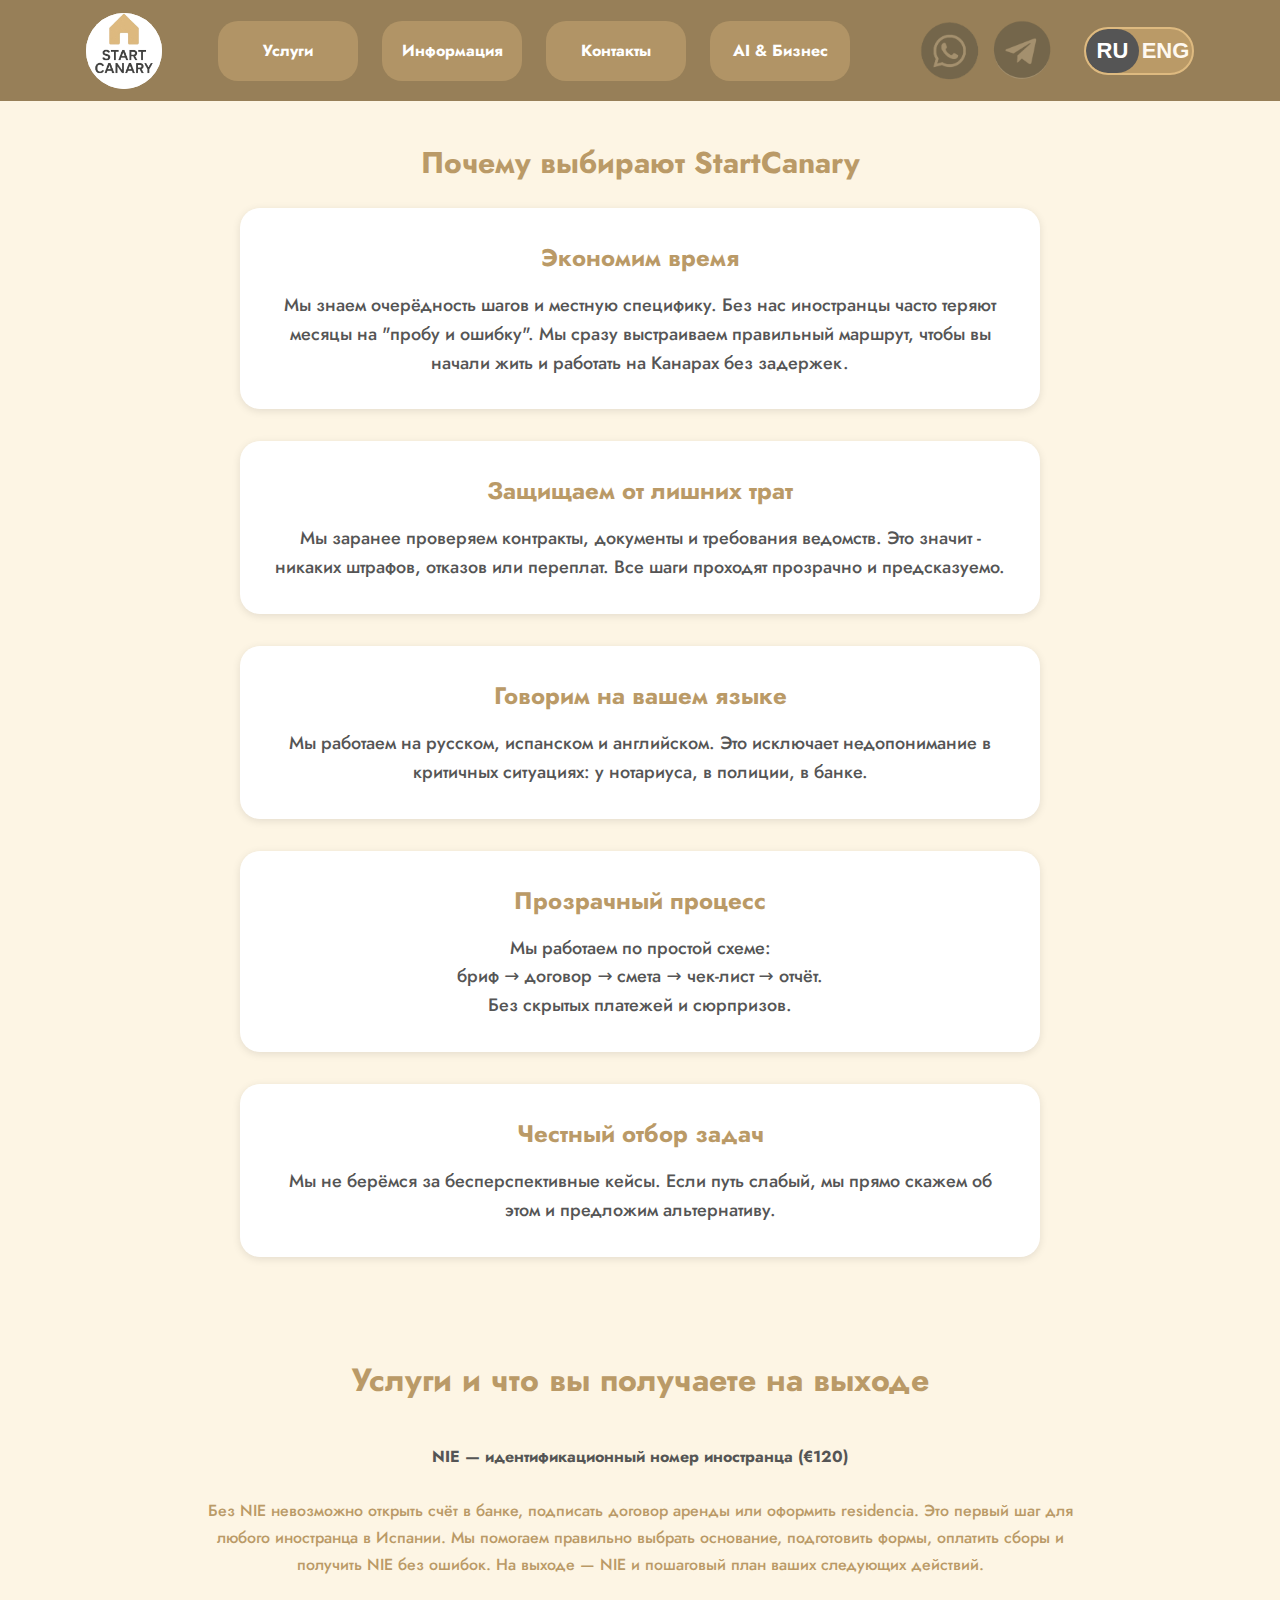
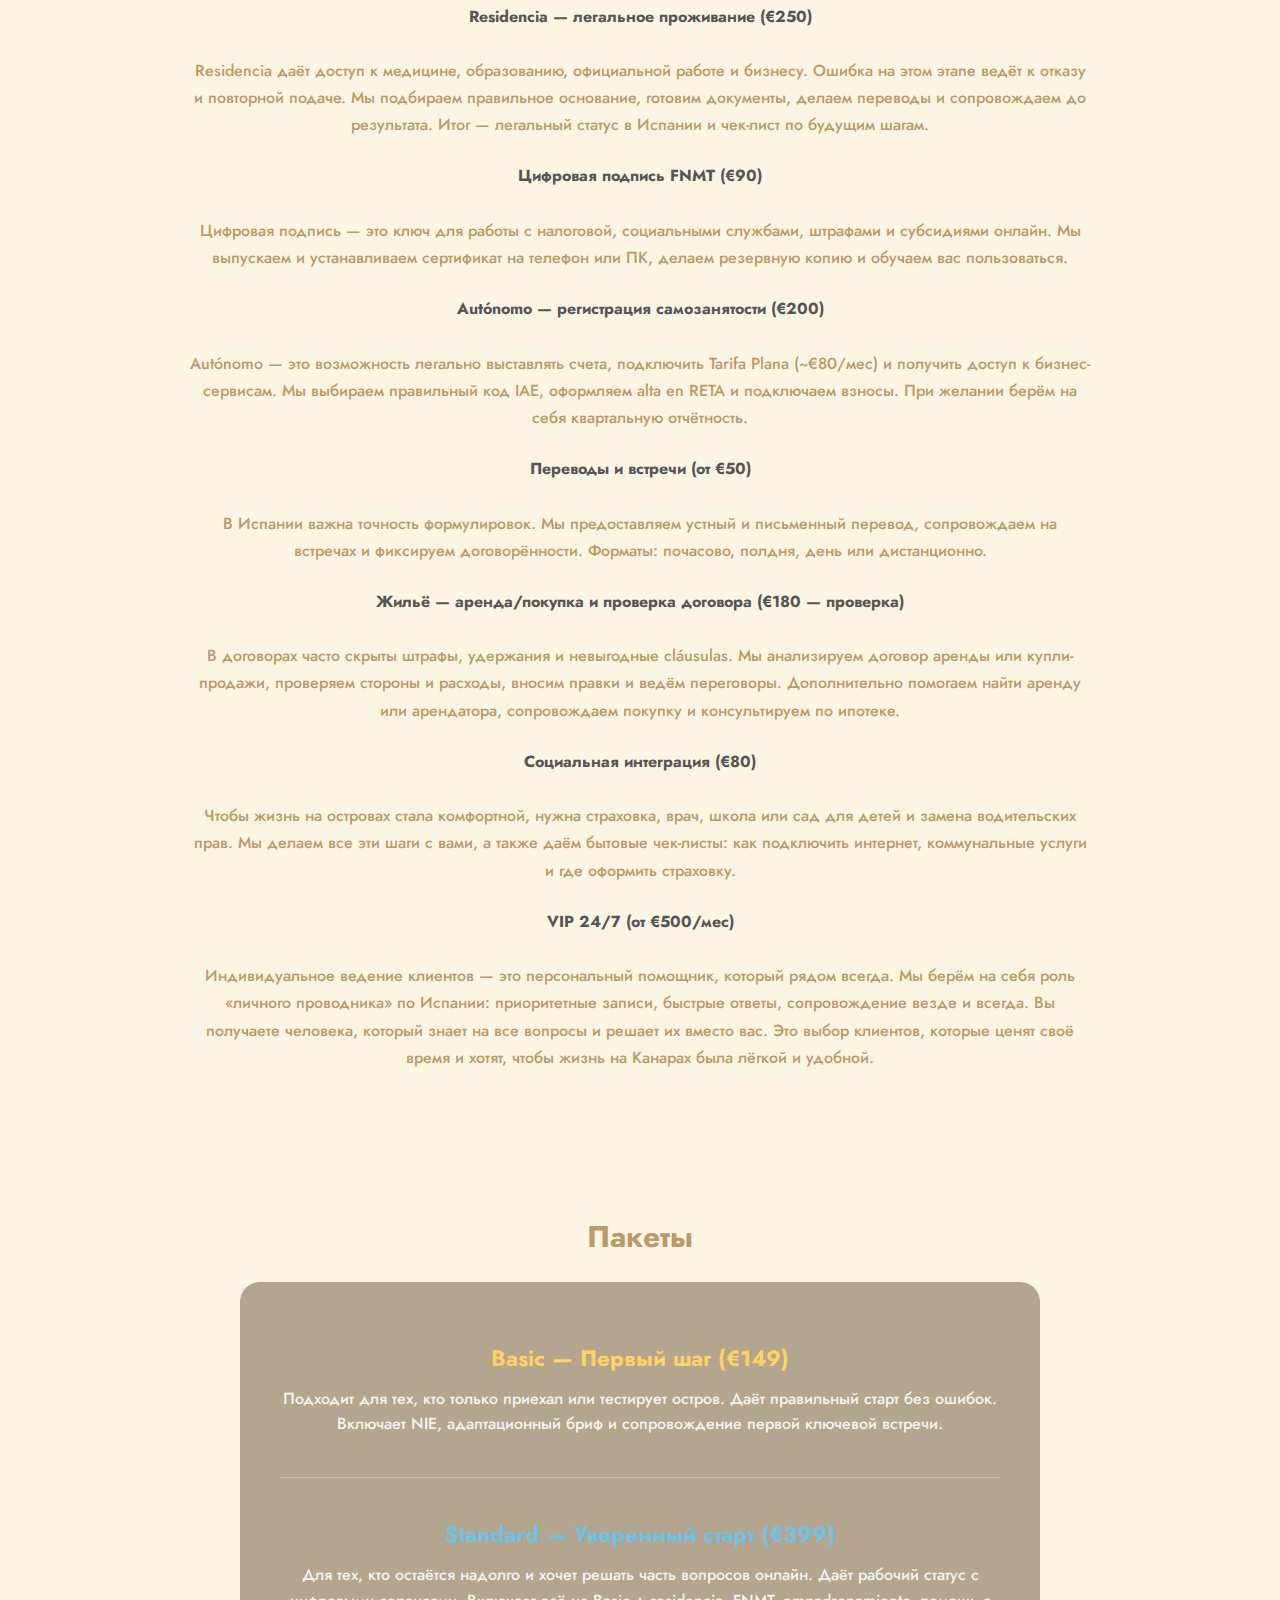
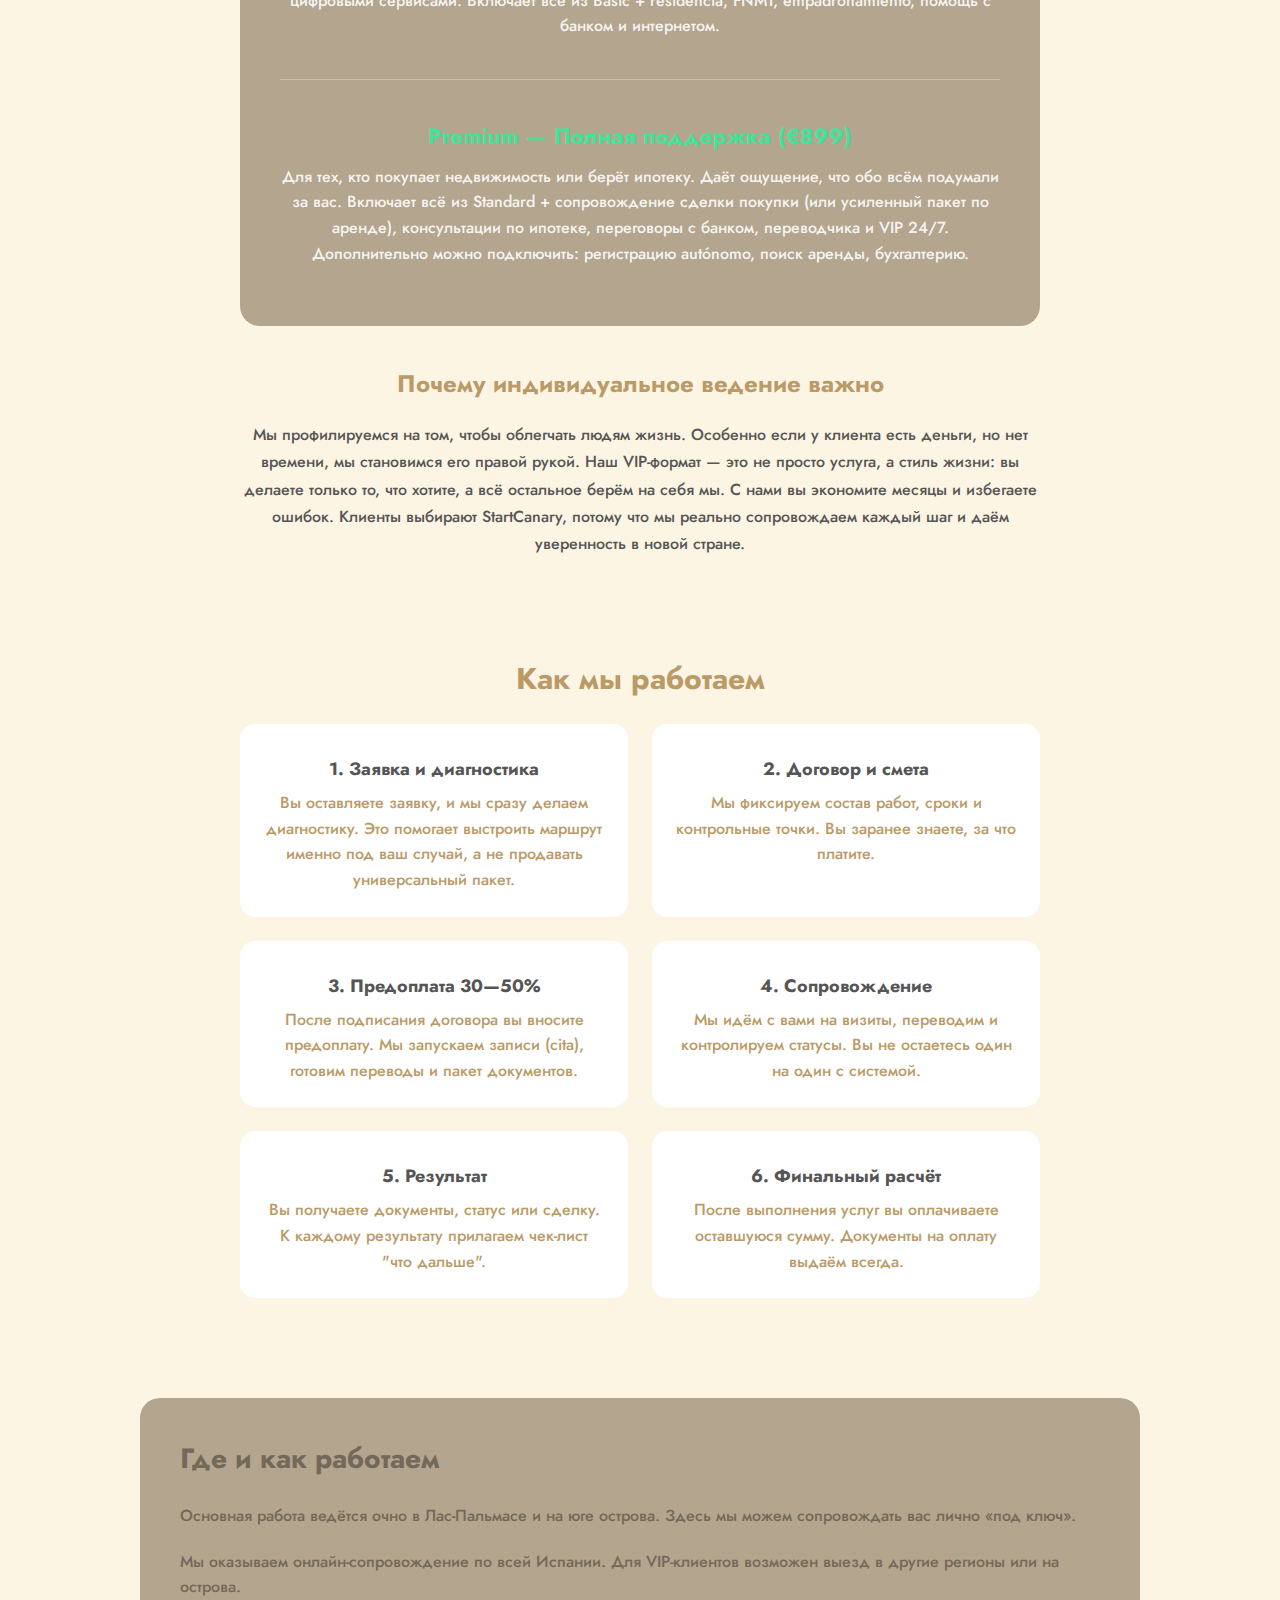
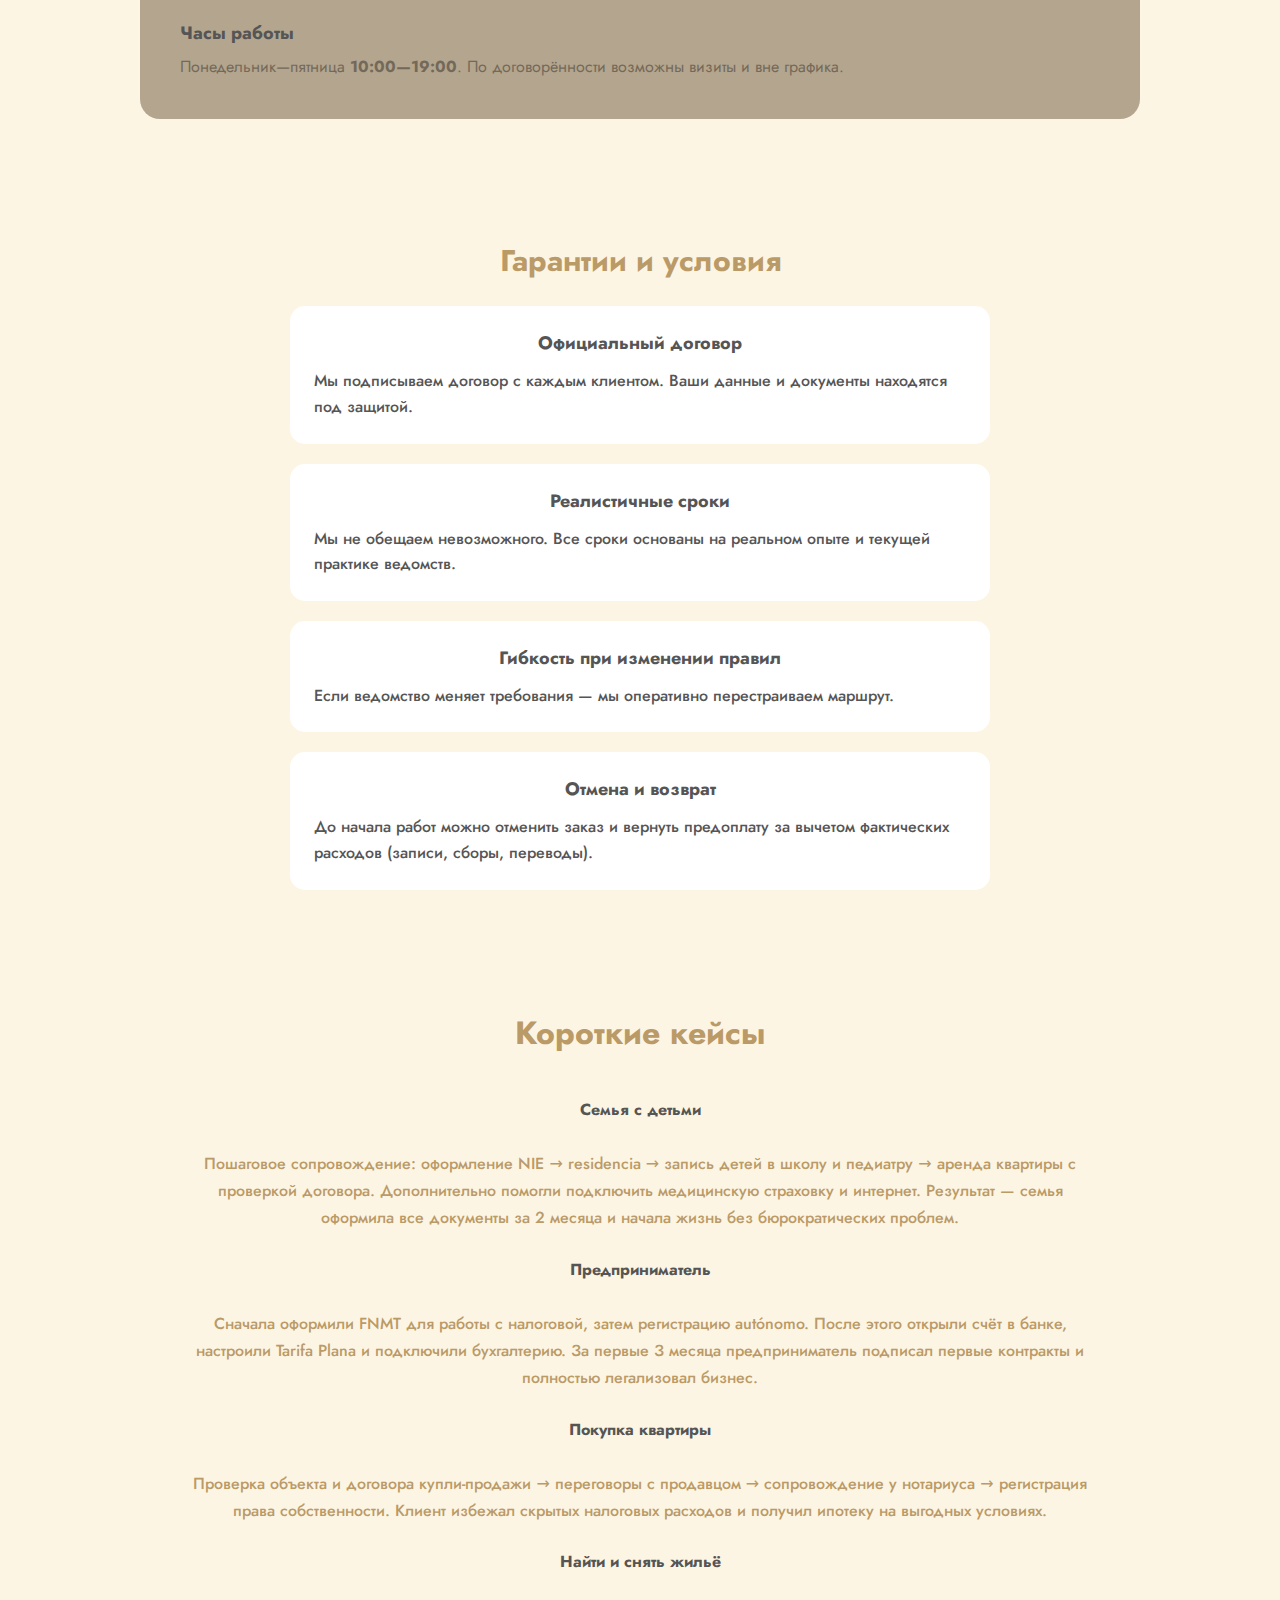
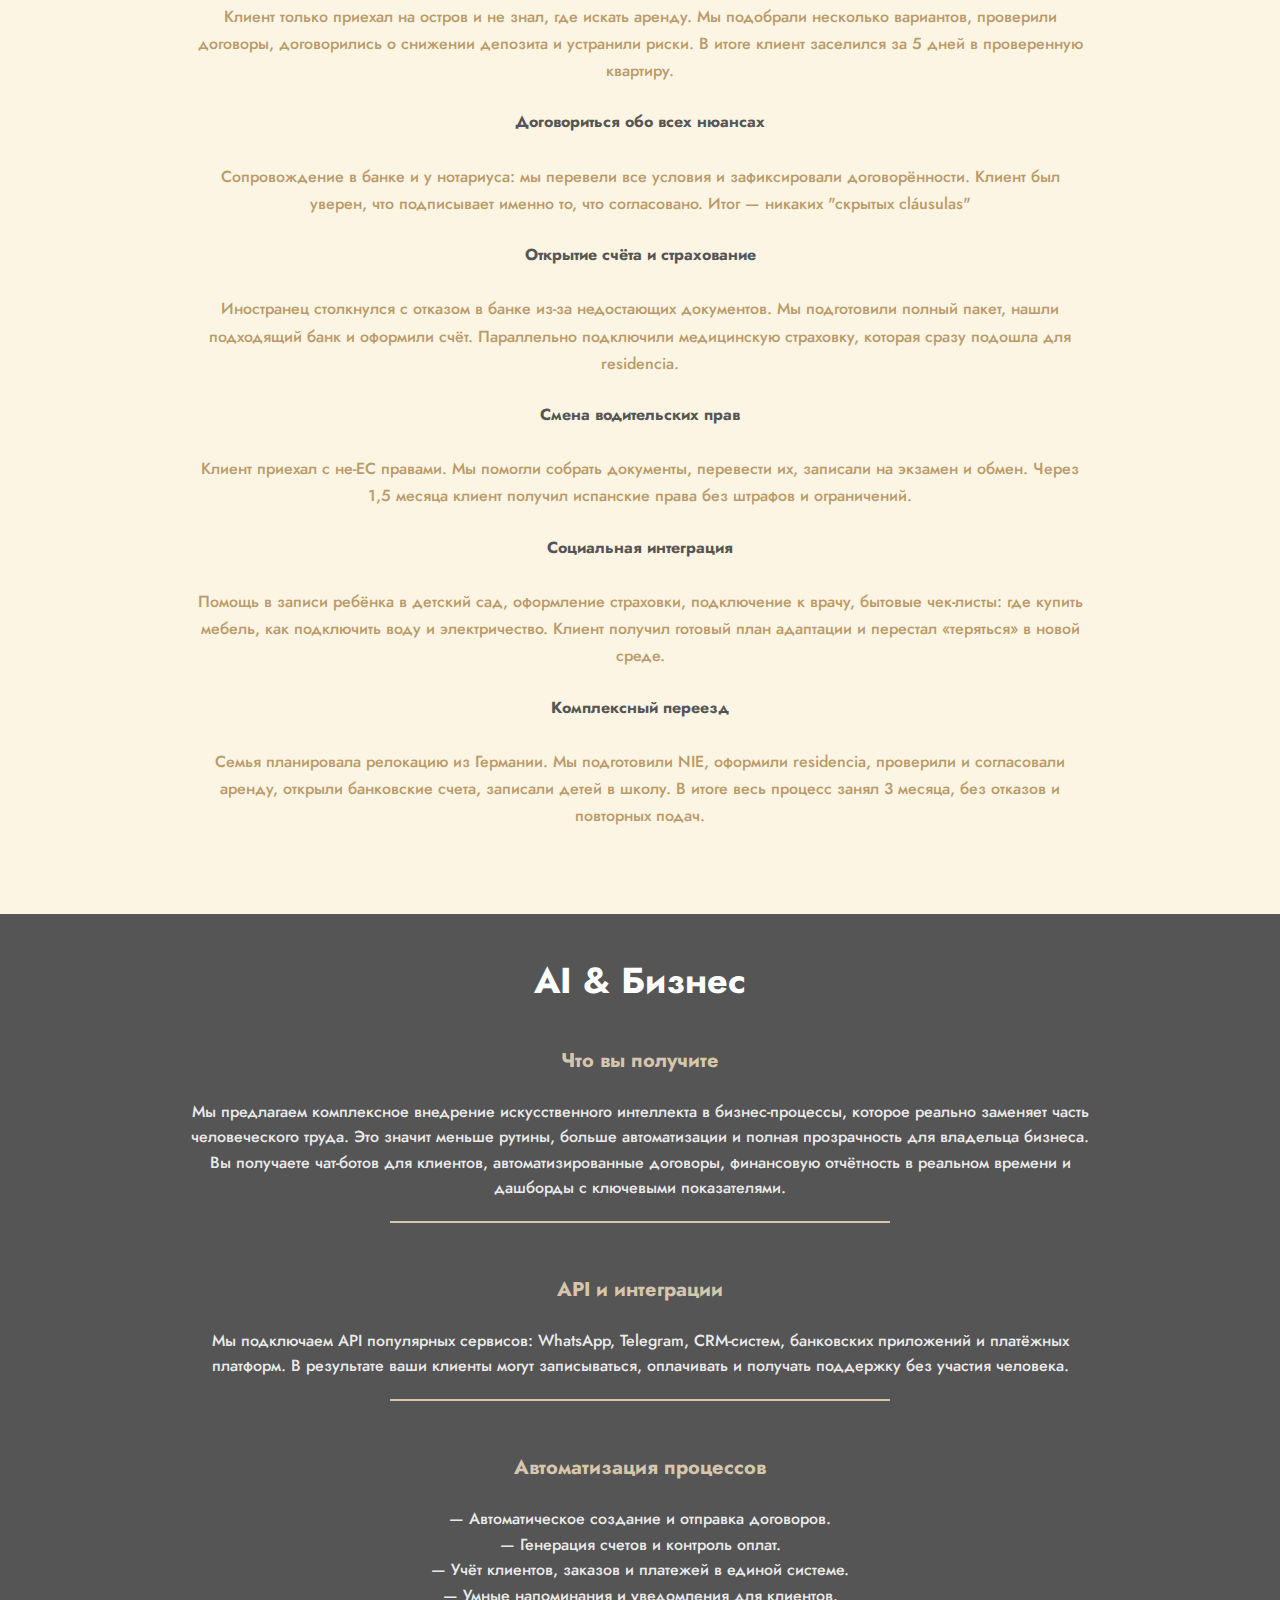
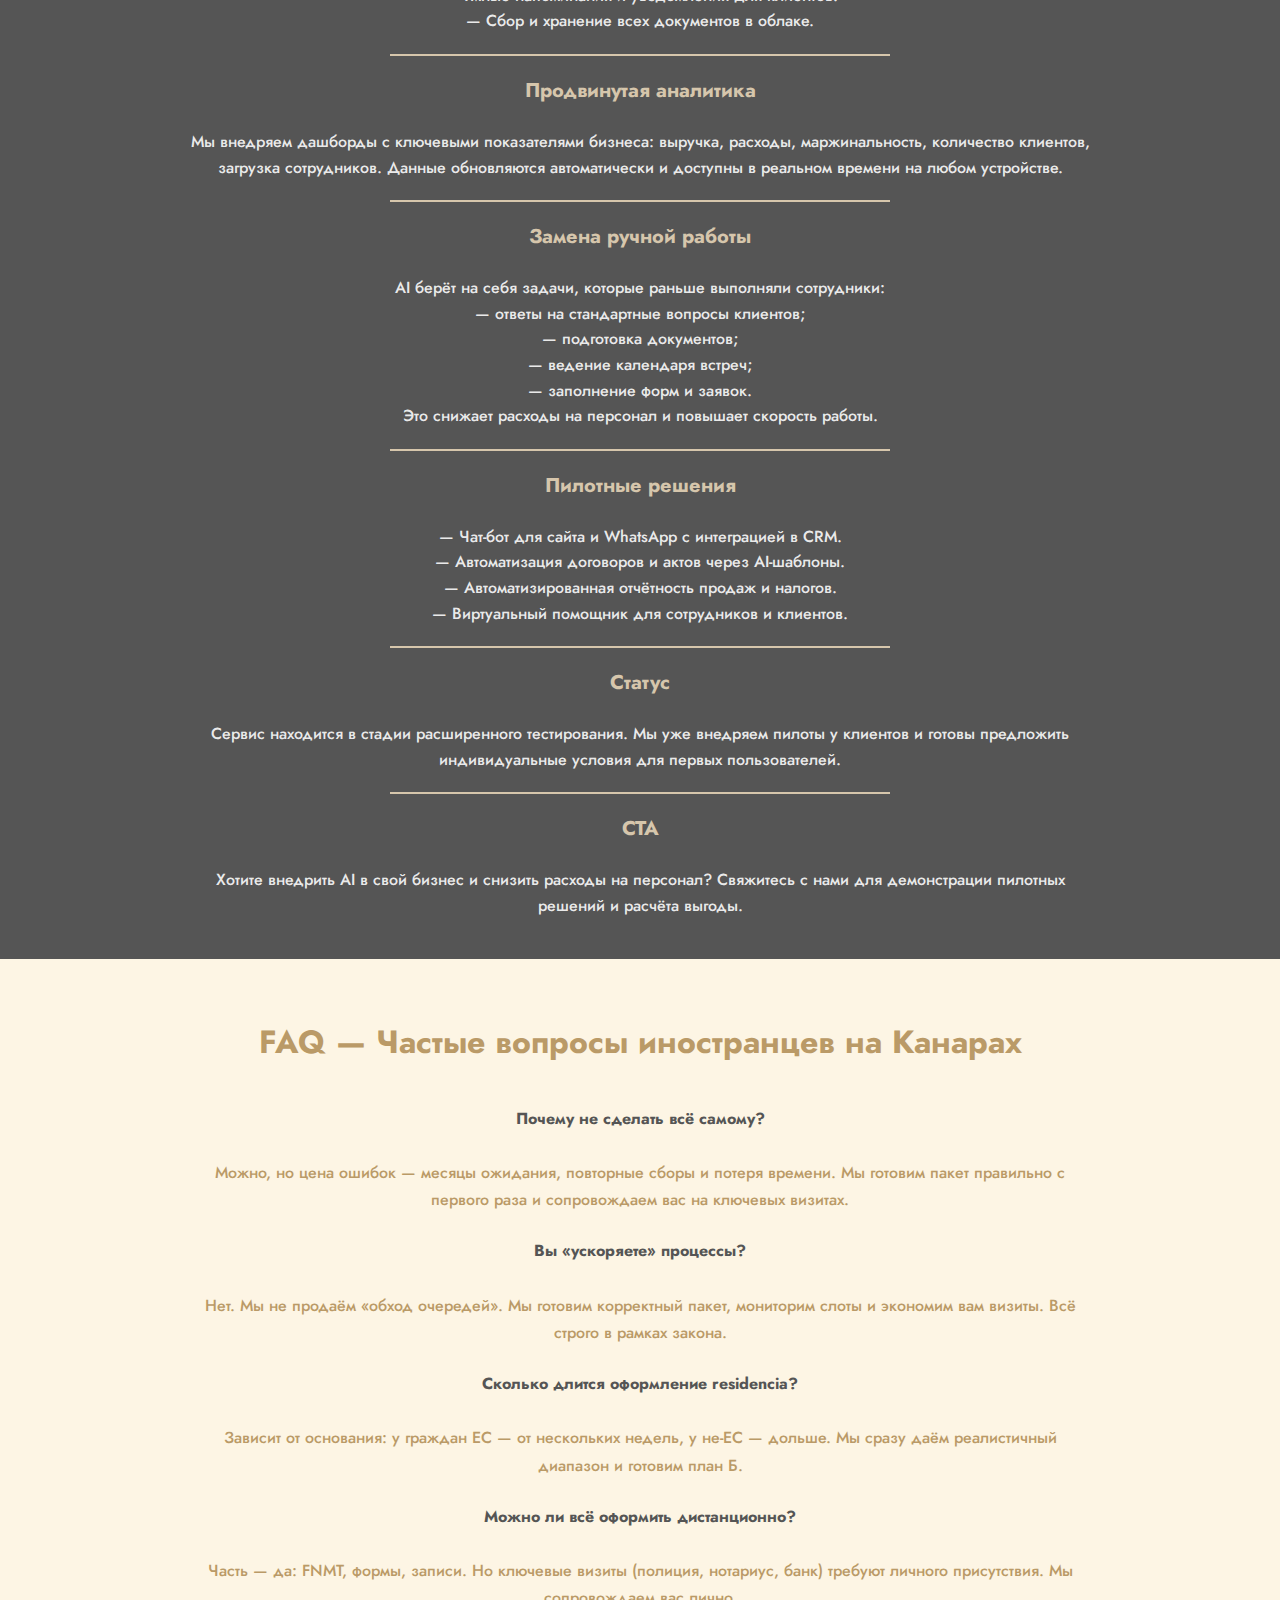
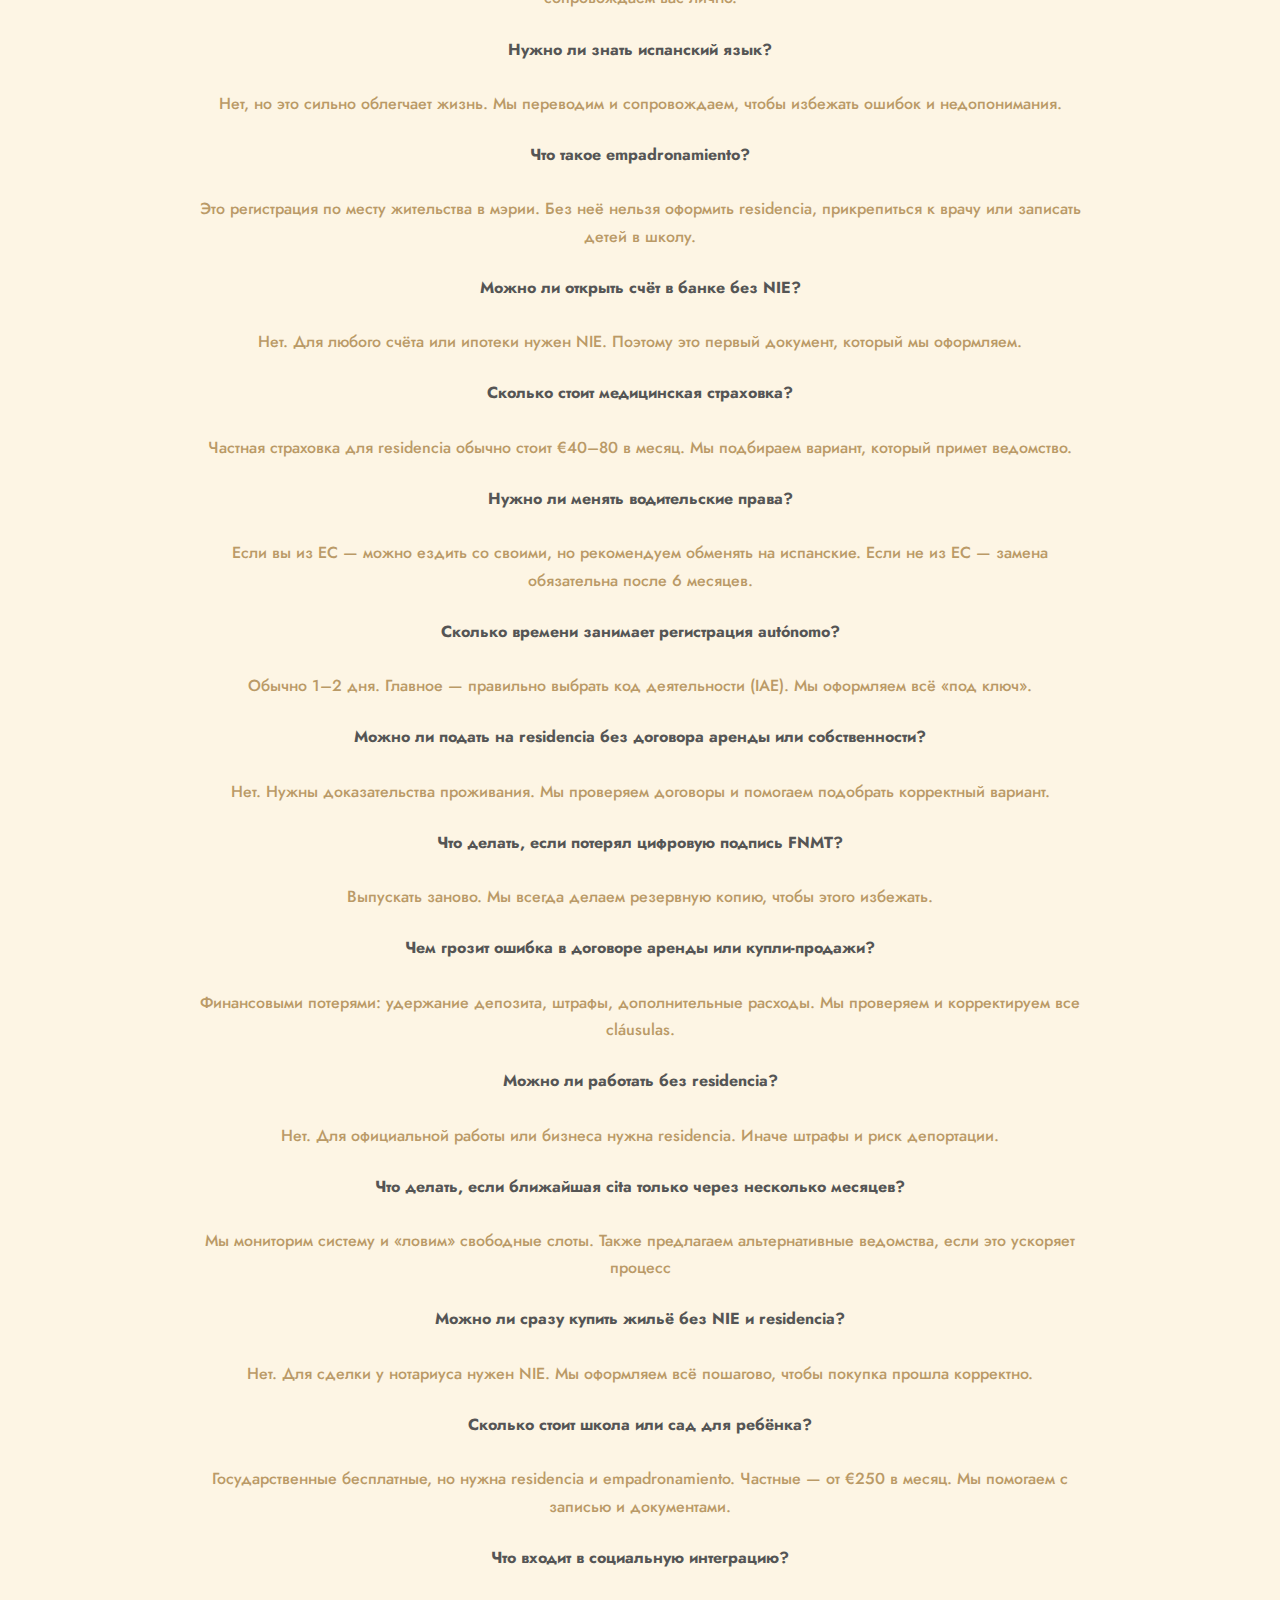
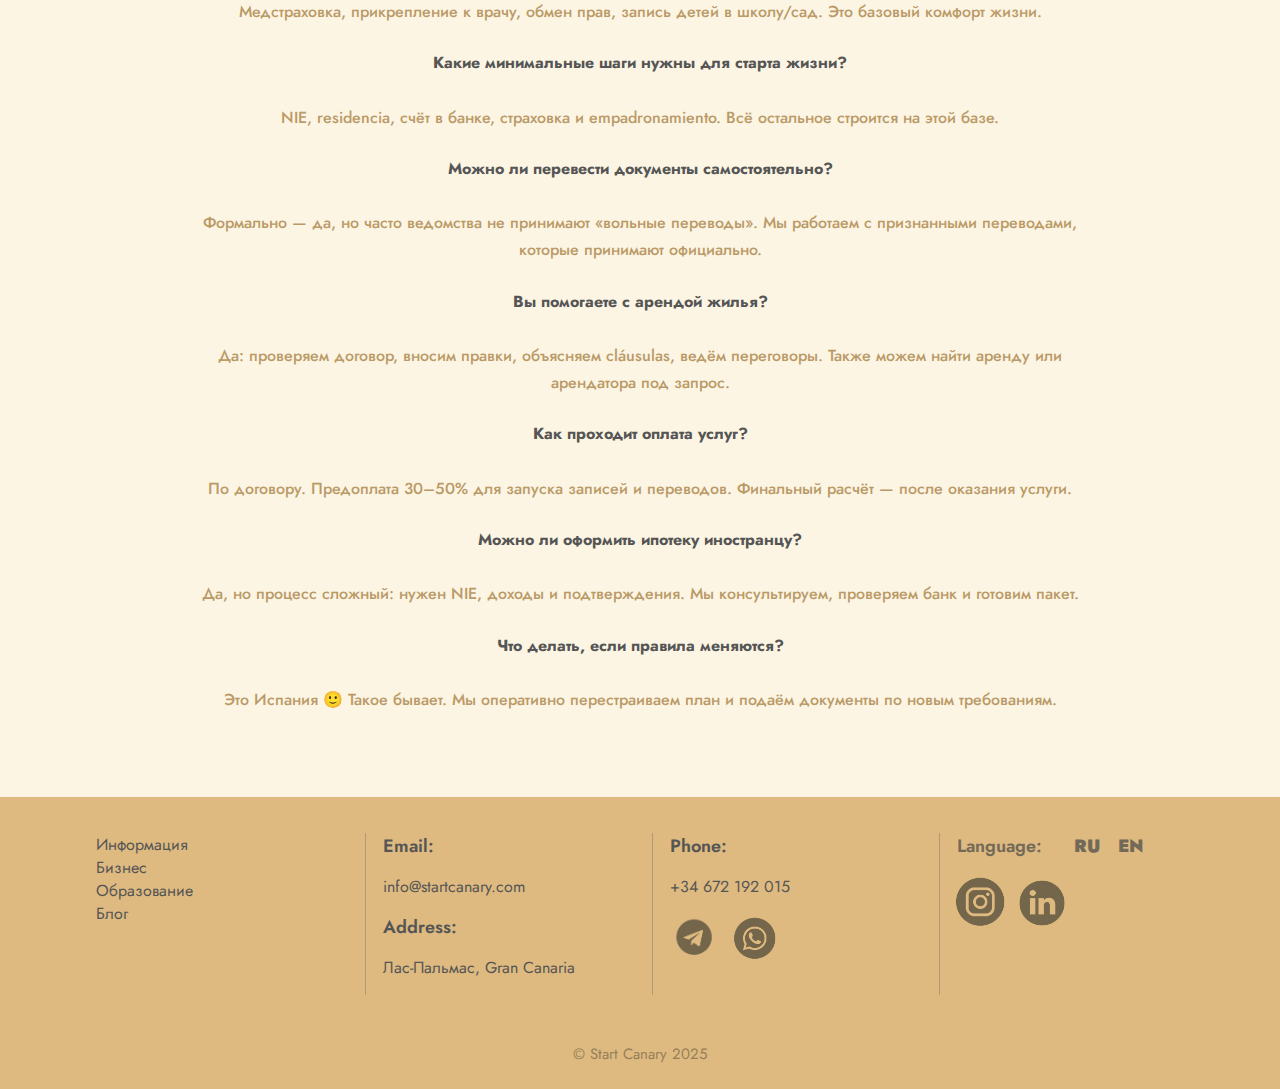
<file: info.html>
<!DOCTYPE html>
<html lang="ru">
<head>
    <meta charset="UTF-8">
    <meta name="viewport" content="width=device-width, initial-scale=1.0">
    <title>Start Canary - Информация</title>
    <link rel="preconnect" href="https://fonts.googleapis.com">
    <link rel="preconnect" href="https://fonts.gstatic.com" crossorigin>
    <link href="https://fonts.googleapis.com/css2?family=Jost:wght@400;500;600;700;800&display=swap" rel="stylesheet">
    <link rel="stylesheet" href="styles.css" />
    <link rel="stylesheet" href="info-styles.css" />
</head>
<body>
    <header class="header">
    <div class="container header__inner">
      <a class="logo" href="index.html">
        <img src="startcanaryicons/pin.png" alt="logo">
      </a>

      <nav class="nav">
        <a class="nav__pill" href="index.html#services">Услуги</a>
        <a class="nav__pill" href="info.html">Информация</a>
        <a class="nav__pill" href="#contacts">Контакты</a>
        <a class="nav__pill" href="#ai-business">AI & Бизнес</a>
      </nav>

      <div class="header__actions">
        <a class="icon-btn" aria-label="WhatsApp" href="wa.me/34672192015">
          <img src="startcanaryicons/whatsapp.png" alt="WhatsApp">
        </a>
        <a class="icon-btn1" aria-label="Telegram" href="#">
          <img src="startcanaryicons/telegram.png" alt="Telegram">
        </a>

        <div class="lang-switch">
          <button class="lang-switch__btn lang-switch__btn--active" type="button"><a href="info.html">RU</a></button>
          <button class="lang-switch__btn" type="button"><a href="info-en.html">ENG</a></button>
        </div>
      </div>
    </div>
  </header>

  <section class="info-why">
    <div class="container">
      <h2 class="section-title">Почему выбирают StartCanary</h2>
      
      <div class="info-reasons">
        <div class="info-reason">
          <h3 class="info-reason__title">Экономим время</h3>
          <p class="info-reason__text">Мы знаем очерёдность шагов и местную специфику. Без нас иностранцы часто теряют месяцы на "пробу и ошибку". Мы сразу выстраиваем правильный маршрут, чтобы вы начали жить и работать на Канарах без задержек.</p>
        </div>

        <div class="info-reason">
          <h3 class="info-reason__title">Защищаем от лишних трат</h3>
          <p class="info-reason__text">Мы заранее проверяем контракты, документы и требования ведомств. Это значит - никаких штрафов, отказов или переплат. Все шаги проходят прозрачно и предсказуемо.</p>
        </div>

        <div class="info-reason">
          <h3 class="info-reason__title">Говорим на вашем языке</h3>
          <p class="info-reason__text">Мы работаем на русском, испанском и английском. Это исключает недопонимание в критичных ситуациях: у нотариуса, в полиции, в банке.</p>
        </div>

        <div class="info-reason">
          <h3 class="info-reason__title">Прозрачный процесс</h3>
          <p class="info-reason__text">Мы работаем по простой схеме:<br>бриф → договор → смета → чек-лист → отчёт.<br>Без скрытых платежей и сюрпризов.</p>
        </div>

        <div class="info-reason">
          <h3 class="info-reason__title">Честный отбор задач</h3>
          <p class="info-reason__text">Мы не берёмся за бесперспективные кейсы. Если путь слабый, мы прямо скажем об этом и предложим альтернативу.</p>
        </div>
      </div>
    </div>
  </section>

  <section class="info-services">
    <div class="container">
      <h2 class="info-title">Услуги и что вы получаете на выходе</h2>
      
      <div class="info-text">
        <p><strong>NIE — идентификационный номер иностранца (€120)</strong><br>
        Без NIE невозможно открыть счёт в банке, подписать договор аренды или оформить residencia. Это первый шаг для любого иностранца в Испании. Мы помогаем правильно выбрать основание, подготовить формы, оплатить сборы и получить NIE без ошибок. На выходе — NIE и пошаговый план ваших следующих действий.</p>

        <p><strong>Residencia — легальное проживание (€250)</strong><br>
        Residencia даёт доступ к медицине, образованию, официальной работе и бизнесу. Ошибка на этом этапе ведёт к отказу и повторной подаче. Мы подбираем правильное основание, готовим документы, делаем переводы и сопровождаем до результата. Итог — легальный статус в Испании и чек-лист по будущим шагам.</p>

        <p><strong>Цифровая подпись FNMT (€90)</strong><br>
        Цифровая подпись — это ключ для работы с налоговой, социальными службами, штрафами и субсидиями онлайн. Мы выпускаем и устанавливаем сертификат на телефон или ПК, делаем резервную копию и обучаем вас пользоваться.</p>

        <p><strong>Autónomo — регистрация самозанятости (€200)</strong><br>
        Autónomo — это возможность легально выставлять счета, подключить Tarifa Plana (~€80/мес) и получить доступ к бизнес-сервисам. Мы выбираем правильный код IAE, оформляем alta en RETA и подключаем взносы. При желании берём на себя квартальную отчётность.</p>

        <p><strong>Переводы и встречи (от €50)</strong><br>
        В Испании важна точность формулировок. Мы предоставляем устный и письменный перевод, сопровождаем на встречах и фиксируем договорённости. Форматы: почасово, полдня, день или дистанционно.</p>

        <p><strong>Жильё — аренда/покупка и проверка договора (€180 — проверка)</strong><br>
        В договорах часто скрыты штрафы, удержания и невыгодные cláusulas. Мы анализируем договор аренды или купли-продажи, проверяем стороны и расходы, вносим правки и ведём переговоры. Дополнительно помогаем найти аренду или арендатора, сопровождаем покупку и консультируем по ипотеке.</p>

        <p><strong>Социальная интеграция (€80)</strong><br>
        Чтобы жизнь на островах стала комфортной, нужна страховка, врач, школа или сад для детей и замена водительских прав. Мы делаем все эти шаги с вами, а также даём бытовые чек-листы: как подключить интернет, коммунальные услуги и где оформить страховку.</p>

        <p><strong>VIP 24/7 (от €500/мес)</strong><br>
        Индивидуальное ведение клиентов — это персональный помощник, который рядом всегда. Мы берём на себя роль «личного проводника» по Испании: приоритетные записи, быстрые ответы, сопровождение везде и всегда. Вы получаете человека, который знает на все вопросы и решает их вместо вас. Это выбор клиентов, которые ценят своё время и хотят, чтобы жизнь на Канарах была лёгкой и удобной.</p>
      </div>
    </div>
  </section>

  <section class="info-packages-unified">
    <div class="container">
      <h2 class="section-title">Пакеты</h2>
      
      <div class="info-packages-block">
        <div class="info-package-unified">
          <h3 class="info-package-unified__name">Basic — Первый шаг (€149)</h3>
          <p class="info-package-unified__text">Подходит для тех, кто только приехал или тестирует остров. Даёт правильный старт без ошибок. Включает NIE, адаптационный бриф и сопровождение первой ключевой встречи.</p>
        </div>

        <div class="info-package-separator"></div>

        <div class="info-package-unified">
          <h3 class="info-package-unified__name">Standard — Уверенный старт (€399)</h3>
          <p class="info-package-unified__text">Для тех, кто остаётся надолго и хочет решать часть вопросов онлайн. Даёт рабочий статус с цифровыми сервисами. Включает всё из Basic + residencia, FNMT, empadronamiento, помощь с банком и интернетом.</p>
        </div>

        <div class="info-package-separator"></div>

        <div class="info-package-unified">
          <h3 class="info-package-unified__name">Premium — Полная поддержка (€899)</h3>
          <p class="info-package-unified__text">Для тех, кто покупает недвижимость или берёт ипотеку. Даёт ощущение, что обо всём подумали за вас. Включает всё из Standard + сопровождение сделки покупки (или усиленный пакет по аренде), консультации по ипотеке, переговоры с банком, переводчика и VIP 24/7. Дополнительно можно подключить: регистрацию autónomo, поиск аренды, бухгалтерию.</p>
        </div>
      </div>

      <div class="info-packages-note">
        <h3 class="info-note-title">Почему индивидуальное ведение важно</h3>
        <p class="info-note-text">Мы профилируемся на том, чтобы облегчать людям жизнь. Особенно если у клиента есть деньги, но нет времени, мы становимся его правой рукой. Наш VIP-формат — это не просто услуга, а стиль жизни: вы делаете только то, что хотите, а всё остальное берём на себя мы. С нами вы экономите месяцы и избегаете ошибок. Клиенты выбирают StartCanary, потому что мы реально сопровождаем каждый шаг и даём уверенность в новой стране.</p>
      </div>
    </div>
  </section>

  <section class="info-process">
    <div class="container">
      <h2 class="section-title">Как мы работаем</h2>
      
      <div class="info-process-grid">
        <div class="info-process-item">
          <h3 class="info-process__title">1. Заявка и диагностика</h3>
          <p class="info-process__text">Вы оставляете заявку, и мы сразу делаем диагностику. Это помогает выстроить маршрут именно под ваш случай, а не продавать универсальный пакет.</p>
        </div>

        <div class="info-process-item">
          <h3 class="info-process__title">2. Договор и смета</h3>
          <p class="info-process__text">Мы фиксируем состав работ, сроки и контрольные точки. Вы заранее знаете, за что платите.</p>
        </div>

        <div class="info-process-item">
          <h3 class="info-process__title">3. Предоплата 30—50%</h3>
          <p class="info-process__text">После подписания договора вы вносите предоплату. Мы запускаем записи (cita), готовим переводы и пакет документов.</p>
        </div>

        <div class="info-process-item">
          <h3 class="info-process__title">4. Сопровождение</h3>
          <p class="info-process__text">Мы идём с вами на визиты, переводим и контролируем статусы. Вы не остаетесь один на один с системой.</p>
        </div>

        <div class="info-process-item">
          <h3 class="info-process__title">5. Результат</h3>
          <p class="info-process__text">Вы получаете документы, статус или сделку. К каждому результату прилагаем чек-лист "что дальше".</p>
        </div>

        <div class="info-process-item">
          <h3 class="info-process__title">6. Финальный расчёт</h3>
          <p class="info-process__text">После выполнения услуг вы оплачиваете оставшуюся сумму. Документы на оплату выдаём всегда.</p>
        </div>
      </div>
    </div>
  </section>

  <section class="info-location-wide">
    <div class="container">
      <div class="info-location-wide-card">
        <h2 class="info-location-wide__title">Где и как работаем</h2>
        <div class="info-location-wide__content">
          <p class="info-location-wide__text">Основная работа ведётся очно в Лас-Пальмасе и на юге острова. Здесь мы можем сопровождать вас лично «под ключ».</p>
          <p class="info-location-wide__text">Мы оказываем онлайн-сопровождение по всей Испании. Для VIP-клиентов возможен выезд в другие регионы или на острова.</p>
          <div class="info-location-wide__hours">
            <h3 class="info-location-wide__hours-title">Часы работы</h3>
            <p class="info-location-wide__hours-text">Понедельник—пятница <strong>10:00—19:00</strong>. По договорённости возможны визиты и вне графика.</p>
          </div>
        </div>
      </div>
    </div>
  </section>

  <section class="info-guarantees-vertical">
    <div class="container">
      <h2 class="section-title">Гарантии и условия</h2>
      
      <div class="info-guarantees-vertical-list">
        <div class="info-guarantee-vertical-item">
          <h3 class="info-guarantee-vertical__title">Официальный договор</h3>
          <p class="info-guarantee-vertical__text">Мы подписываем договор с каждым клиентом. Ваши данные и документы находятся под защитой.</p>
        </div>

        <div class="info-guarantee-vertical-item">
          <h3 class="info-guarantee-vertical__title">Реалистичные сроки</h3>
          <p class="info-guarantee-vertical__text">Мы не обещаем невозможного. Все сроки основаны на реальном опыте и текущей практике ведомств.</p>
        </div>

        <div class="info-guarantee-vertical-item">
          <h3 class="info-guarantee-vertical__title">Гибкость при изменении правил</h3>
          <p class="info-guarantee-vertical__text">Если ведомство меняет требования — мы оперативно перестраиваем маршрут.</p>
        </div>

        <div class="info-guarantee-vertical-item">
          <h3 class="info-guarantee-vertical__title">Отмена и возврат</h3>
          <p class="info-guarantee-vertical__text">До начала работ можно отменить заказ и вернуть предоплату за вычетом фактических расходов (записи, сборы, переводы).</p>
        </div>
      </div>
    </div>
  </section>

  <section class="info-cases">
    <div class="container">
      <h2 class="info-title">Короткие кейсы</h2>
      
      <div class="info-text">
        <p><strong>Семья с детьми</strong><br>
        Пошаговое сопровождение: оформление NIE → residencia → запись детей в школу и педиатру → аренда квартиры с проверкой договора. Дополнительно помогли подключить медицинскую страховку и интернет. Результат — семья оформила все документы за 2 месяца и начала жизнь без бюрократических проблем.</p>

        <p><strong>Предприниматель</strong><br>
        Сначала оформили FNMT для работы с налоговой, затем регистрацию autónomo. После этого открыли счёт в банке, настроили Tarifa Plana и подключили бухгалтерию. За первые З месяца предприниматель подписал первые контракты и полностью легализовал бизнес.</p>

        <p><strong>Покупка квартиры</strong><br>
        Проверка объекта и договора купли-продажи → переговоры с продавцом → сопровождение у нотариуса → регистрация права собственности. Клиент избежал скрытых налоговых расходов и получил ипотеку на выгодных условиях.</p>

        <p><strong>Найти и снять жильё</strong><br>
        Клиент только приехал на остров и не знал, где искать аренду. Мы подобрали несколько вариантов, проверили договоры, договорились о снижении депозита и устранили риски. В итоге клиент заселился за 5 дней в проверенную квартиру.</p>

        <p><strong>Договориться обо всех нюансах</strong><br>
        Сопровождение в банке и у нотариуса: мы перевели все условия и зафиксировали договорённости. Клиент был уверен, что подписывает именно то, что согласовано. Итог — никаких "скрытых cláusulas"</p>

        <p><strong>Открытие счёта и страхование</strong><br>
        Иностранец столкнулся с отказом в банке из-за недостающих документов. Мы подготовили полный пакет, нашли подходящий банк и оформили счёт. Параллельно подключили медицинскую страховку, которая сразу подошла для residencia.</p>

        <p><strong>Смена водительских прав</strong><br>
        Клиент приехал с не-ЕС правами. Мы помогли собрать документы, перевести их, записали на экзамен и обмен. Через 1,5 месяца клиент получил испанские права без штрафов и ограничений.</p>

        <p><strong>Социальная интеграция</strong><br>
        Помощь в записи ребёнка в детский сад, оформление страховки, подключение к врачу, бытовые чек-листы: где купить мебель, как подключить воду и электричество. Клиент получил готовый план адаптации и перестал «теряться» в новой среде.</p>

        <p><strong>Комплексный переезд</strong><br>
        Семья планировала релокацию из Германии. Мы подготовили NIE, оформили residencia, проверили и согласовали аренду, открыли банковские счета, записали детей в школу. В итоге весь процесс занял 3 месяца, без отказов и повторных подач.</p>
      </div>
    </div>
  </section>

  <section class="info-ai-business" id="ai-business">
    <div class="container">
      <div class="info-ai-card">
        <h2 class="info-ai__title">AI & Бизнес</h2>
        
        <div class="info-ai-content">
          <div class="info-ai-section">
            <h3 class="info-ai-section__title">Что вы получите</h3>
            <p class="info-ai-section__text">Мы предлагаем комплексное внедрение искусственного интеллекта в бизнес-процессы, которое реально заменяет часть человеческого труда. Это значит меньше рутины, больше автоматизации и полная прозрачность для владельца бизнеса. Вы получаете чат-ботов для клиентов, автоматизированные договоры, финансовую отчётность в реальном времени и дашборды с ключевыми показателями.</p>
            <div class="info-ai-section__separator"></div>
          </div>

          <div class="info-ai-section">
            <h3 class="info-ai-section__title">API и интеграции</h3>
            <p class="info-ai-section__text">Мы подключаем API популярных сервисов: WhatsApp, Telegram, CRM-систем, банковских приложений и платёжных платформ. В результате ваши клиенты могут записываться, оплачивать и получать поддержку без участия человека.</p>
            <div class="info-ai-section__separator"></div>
          </div>

          <div class="info-ai-section">
            <h3 class="info-ai-section__title">Автоматизация процессов</h3>
            <p class="info-ai-section__text">— Автоматическое создание и отправка договоров.<br>— Генерация счетов и контроль оплат.<br>— Учёт клиентов, заказов и платежей в единой системе.<br>— Умные напоминания и уведомления для клиентов.<br>— Сбор и хранение всех документов в облаке.</p>
          <div class="info-ai-section__separator">
          </div>

          <div class="info-ai-section">
            <h3 class="info-ai-section__title">Продвинутая аналитика</h3>
            <p class="info-ai-section__text">Мы внедряем дашборды с ключевыми показателями бизнеса: выручка, расходы, маржинальность, количество клиентов, загрузка сотрудников. Данные обновляются автоматически и доступны в реальном времени на любом устройстве.</p>
            <div class="info-ai-section__separator"></div>
          </div>

          <div class="info-ai-section">
            <h3 class="info-ai-section__title">Замена ручной работы</h3>
            <p class="info-ai-section__text">AI берёт на себя задачи, которые раньше выполняли сотрудники:<br>— ответы на стандартные вопросы клиентов;<br>— подготовка документов;<br>— ведение календаря встреч;<br>— заполнение форм и заявок.<br>Это снижает расходы на персонал и повышает скорость работы.</p>
            <div class="info-ai-section__separator"></div>
          </div>

          <div class="info-ai-section">
            <h3 class="info-ai-section__title">Пилотные решения</h3>
            <p class="info-ai-section__text">— Чат-бот для сайта и WhatsApp с интеграцией в CRM.<br>— Автоматизация договоров и актов через AI-шаблоны.<br>— Автоматизированная отчётность продаж и налогов.<br>— Виртуальный помощник для сотрудников и клиентов.</p>
            <div class="info-ai-section__separator"></div>
          </div>

          <div class="info-ai-section">
            <h3 class="info-ai-section__title">Статус</h3>
            <p class="info-ai-section__text">Сервис находится в стадии расширенного тестирования. Мы уже внедряем пилоты у клиентов и готовы предложить индивидуальные условия для первых пользователей.</p>
            <div class="info-ai-section__separator"></div>
          </div>

          <div class="info-ai-section">
            <h3 class="info-ai-section__title">CTA</h3>
            <p class="info-ai-section__text">Хотите внедрить AI в свой бизнес и снизить расходы на персонал? Свяжитесь с нами для демонстрации пилотных решений и расчёта выгоды.</p>
          </div>
        </div>
      </div>
    </div>
  </section>

  <section class="info-faq">
    <div class="container">
      <h2 class="info-title">FAQ — Частые вопросы иностранцев на Канарах</h2>
      
      <div class="info-text">
        <p><strong>Почему не сделать всё самому?</strong><br>
        Можно, но цена ошибок — месяцы ожидания, повторные сборы и потеря времени. Мы готовим пакет правильно с первого раза и сопровождаем вас на ключевых визитах.</p>

        <p><strong>Вы «ускоряете» процессы?</strong><br>
        Нет. Мы не продаём «обход очередей». Мы готовим корректный пакет, мониторим слоты и экономим вам визиты. Всё строго в рамках закона.</p>

        <p><strong>Сколько длится оформление residencia?</strong><br>
        Зависит от основания: у граждан ЕС — от нескольких недель, у не-ЕС — дольше. Мы сразу даём реалистичный диапазон и готовим план Б.</p>

        <p><strong>Можно ли всё оформить дистанционно?</strong><br>
        Часть — да: FNMT, формы, записи. Но ключевые визиты (полиция, нотариус, банк) требуют личного присутствия. Мы сопровождаем вас лично.</p>

        <p><strong>Нужно ли знать испанский язык?</strong><br>
        Нет, но это сильно облегчает жизнь. Мы переводим и сопровождаем, чтобы избежать ошибок и недопонимания.</p>

        <p><strong>Что такое empadronamiento?</strong><br>
        Это регистрация по месту жительства в мэрии. Без неё нельзя оформить residencia, прикрепиться к врачу или записать детей в школу.</p>

        <p><strong>Можно ли открыть счёт в банке без NIE?</strong><br>
        Нет. Для любого счёта или ипотеки нужен NIE. Поэтому это первый документ, который мы оформляем.</p>

        <p><strong>Сколько стоит медицинская страховка?</strong><br>
        Частная страховка для residencia обычно стоит €40–80 в месяц. Мы подбираем вариант, который примет ведомство.</p>

        <p><strong>Нужно ли менять водительские права?</strong><br>
        Если вы из ЕС — можно ездить со своими, но рекомендуем обменять на испанские. Если не из ЕС — замена обязательна после 6 месяцев.</p>

        <p><strong>Сколько времени занимает регистрация autónomo?</strong><br>
        Обычно 1–2 дня. Главное — правильно выбрать код деятельности (IAE). Мы оформляем всё «под ключ».</p>

        <p><strong>Можно ли подать на residencia без договора аренды или собственности?</strong><br>
        Нет. Нужны доказательства проживания. Мы проверяем договоры и помогаем подобрать корректный вариант.</p>

        <p><strong>Что делать, если потерял цифровую подпись FNMT?</strong><br>
        Выпускать заново. Мы всегда делаем резервную копию, чтобы этого избежать.</p>

        <p><strong>Чем грозит ошибка в договоре аренды или купли-продажи?</strong><br>
        Финансовыми потерями: удержание депозита, штрафы, дополнительные расходы. Мы проверяем и корректируем все cláusulas.</p>

        <p><strong>Можно ли работать без residencia?</strong><br>
        Нет. Для официальной работы или бизнеса нужна residencia. Иначе штрафы и риск депортации.</p>

        <p><strong>Что делать, если ближайшая cita только через несколько месяцев?</strong><br>
        Мы мониторим систему и «ловим» свободные слоты. Также предлагаем альтернативные ведомства, если это ускоряет процесс</p>

        <p><strong>Можно ли сразу купить жильё без NIE и residencia?</strong><br>
        Нет. Для сделки у нотариуса нужен NIE. Мы оформляем всё пошагово, чтобы покупка прошла корректно.</p>

        <p><strong>Сколько стоит школа или сад для ребёнка?</strong><br>
        Государственные бесплатные, но нужна residencia и empadronamiento. Частные — от €250 в месяц. Мы помогаем с записью и документами.</p>

        <p><strong>Что входит в социальную интеграцию?</strong><br>
        Медстраховка, прикрепление к врачу, обмен прав, запись детей в школу/сад. Это базовый комфорт жизни.</p>

        <p><strong>Какие минимальные шаги нужны для старта жизни?</strong><br>
        NIE, residencia, счёт в банке, страховка и empadronamiento. Всё остальное строится на этой базе.</p>

        <p><strong>Можно ли перевести документы самостоятельно?</strong><br>
        Формально — да, но часто ведомства не принимают «вольные переводы». Мы работаем с признанными переводами, которые принимают официально.</p>

        <p><strong>Вы помогаете с арендой жилья?</strong><br>
        Да: проверяем договор, вносим правки, объясняем cláusulas, ведём переговоры. Также можем найти аренду или арендатора под запрос.</p>

        <p><strong>Как проходит оплата услуг?</strong><br>
        По договору. Предоплата 30–50% для запуска записей и переводов. Финальный расчёт — после оказания услуги.</p>

        <p><strong>Можно ли оформить ипотеку иностранцу?</strong><br>
        Да, но процесс сложный: нужен NIE, доходы и подтверждения. Мы консультируем, проверяем банк и готовим пакет.</p>

        <p><strong>Что делать, если правила меняются?</strong><br>
        Это Испания 🙂 Такое бывает. Мы оперативно перестраиваем план и подаём документы по новым требованиям.</p>

      </div>
    </div>
  </section>

  <footer class="footer" id="contacts">
    <div class="container footer__inner">
      <div class="footer__col">
        <ul class="footer__links">
          <li><a href="info.html">Информация</a></li>
          <li><a href="index.html#services">Бизнес</a></li>
          <li><a href="info.html">Образование</a></li>
          <li><a href="#">Блог</a></li>
        </ul>
      </div>

      <div class="footer__col">
        <h4>Email:</h4>
        <p>info@startcanary.com</p>
        <h4>Address:</h4>
        <p>Лас‑Пальмас, Gran Canaria</p>
      </div>

      <div class="footer__col">
        <h4>Phone:</h4>
        <p>+34 672 192 015</p>
        <div class="footer__socials">
          <a class="icon-btn" href="#" aria-label="Telegram">
            <img src="startcanaryicons/telegram.png" alt="telegram">
          </a>
          <a class="icon-btn" href="wa.me/34672192015" aria-label="WhatsApp">
            <img src="startcanaryicons/whatsapp.png" alt="whatsapp">
          </a>
        </div>
      </div>

      <div class="footer__col">
        <div class="footer__lang-row">
          <span class="footer__lang-title">Language:</span>
          <div class="footer__lang">
            <a href="#">RU</a>&nbsp; <a href="info-en.html">EN</a>
          </div>
        </div>
      <div class="footer__socials">
          <a class="icon-btn" href="https://www.instagram.com/startcanary?igsh=NGNjM29mcng4c2Zn&utm_source=qr" aria-label="Instagram">
            <img src="startcanaryicons/instaicon.png" alt="instagram">
          </a>
          <a class="icon-btn" href="#" aria-label="LinkedIn">
            <img src="startcanaryicons/linkedin.png" alt="linkedin">
          </a>
        </div>
      </div>
    </div>
    <div class="copyright">© Start Canary 2025</div>
  </footer>
</body>
</html>
</file>
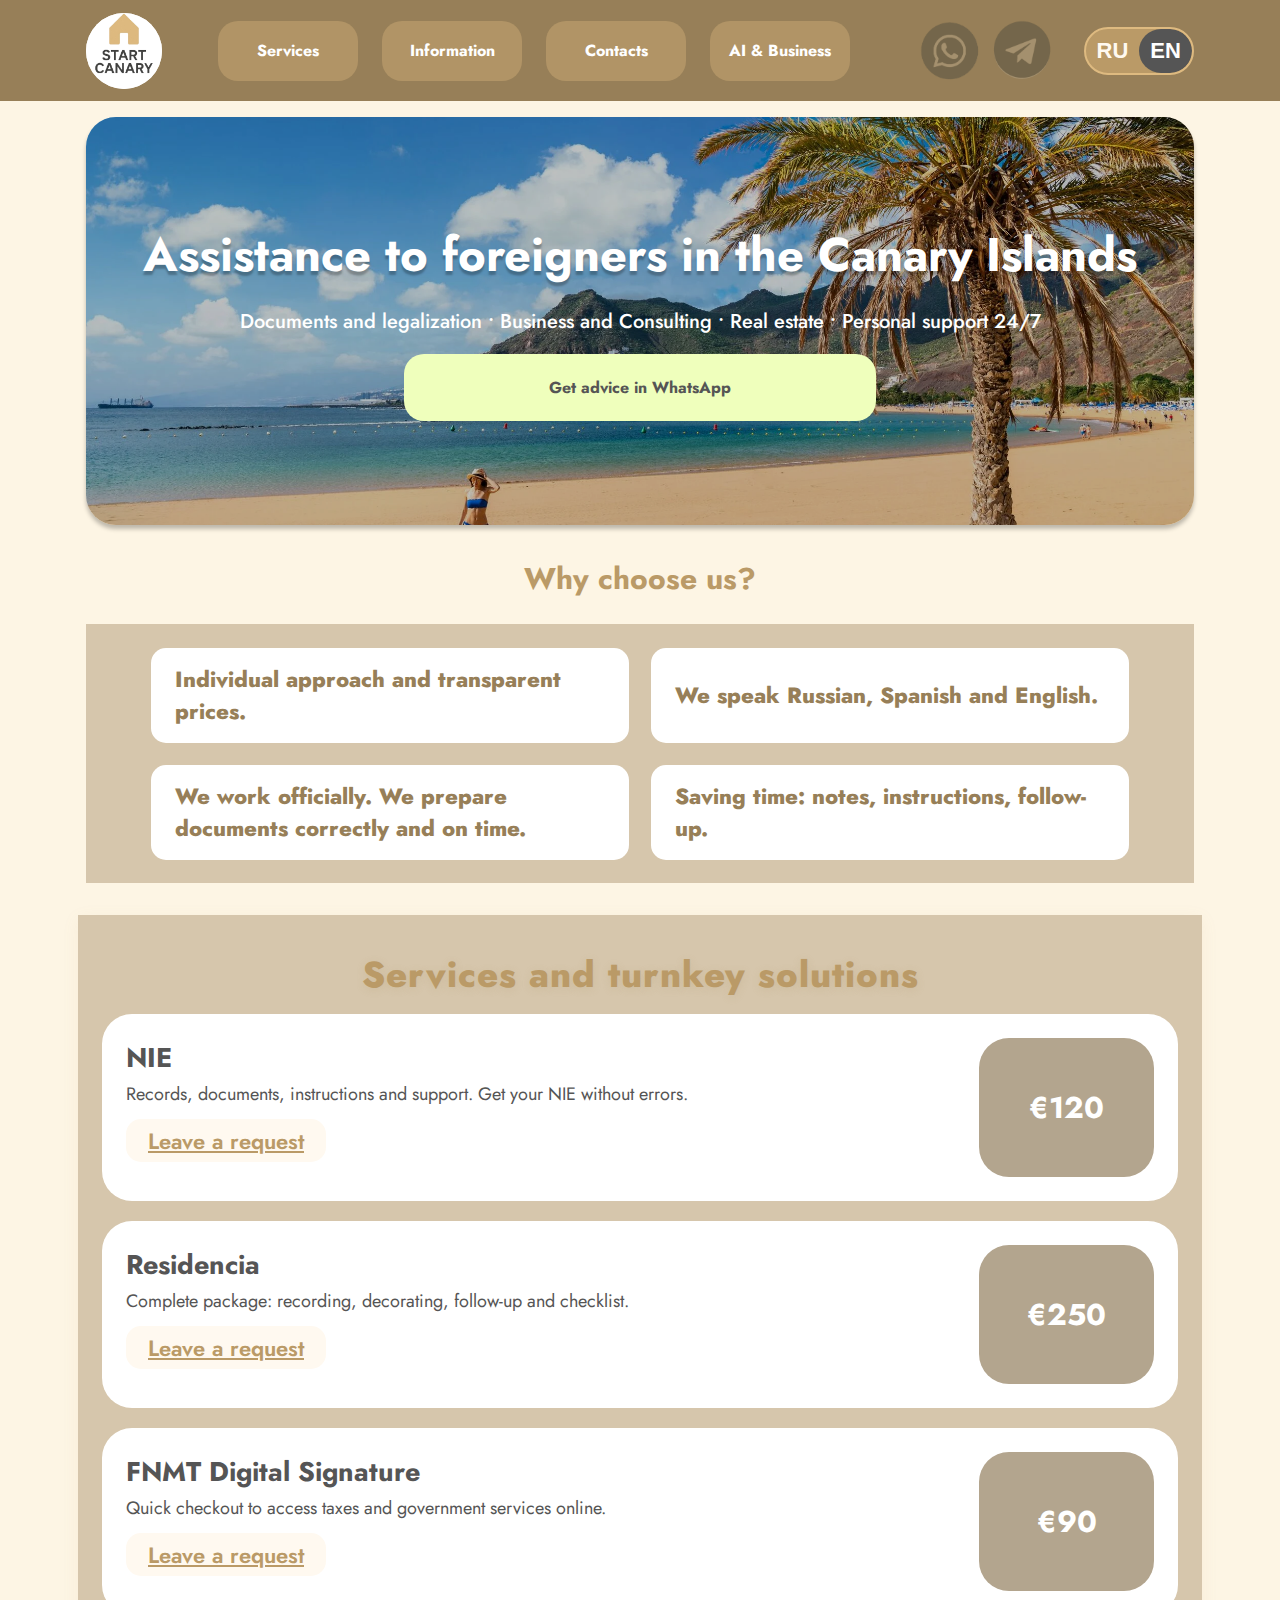
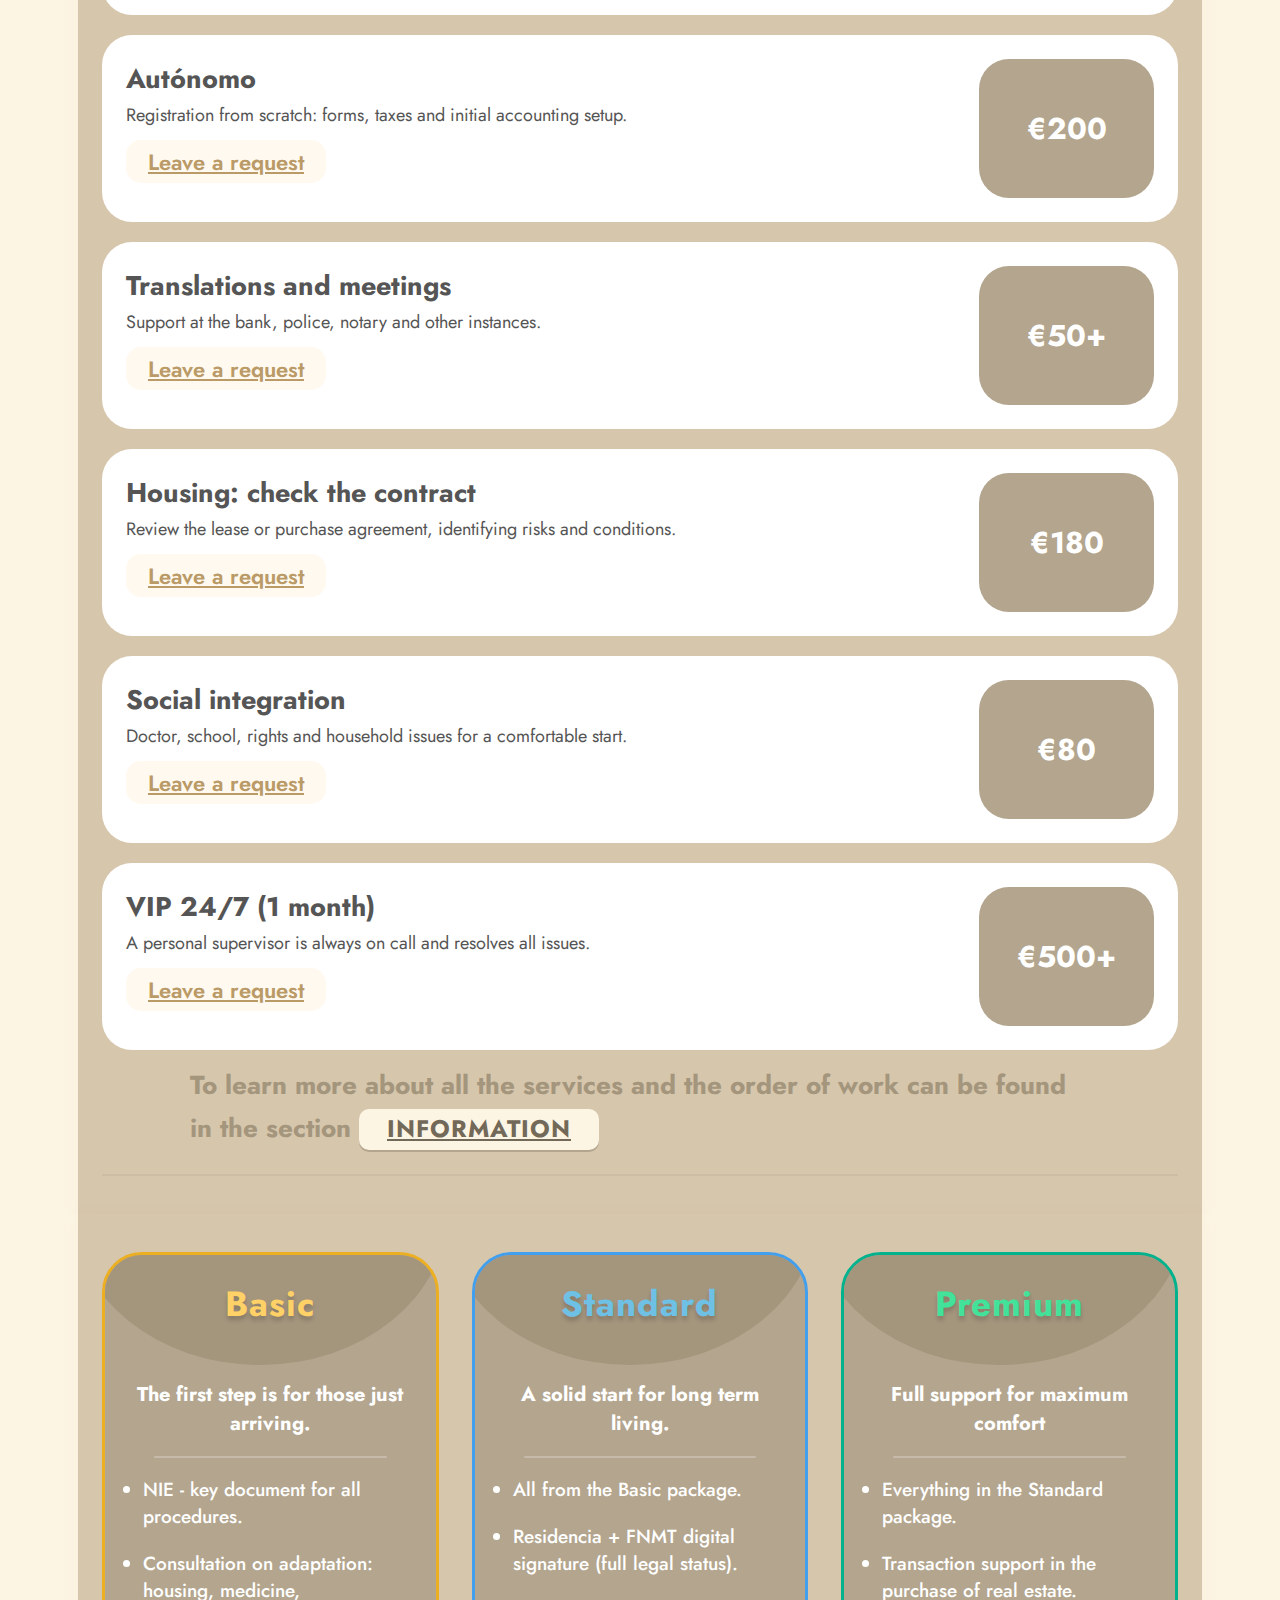
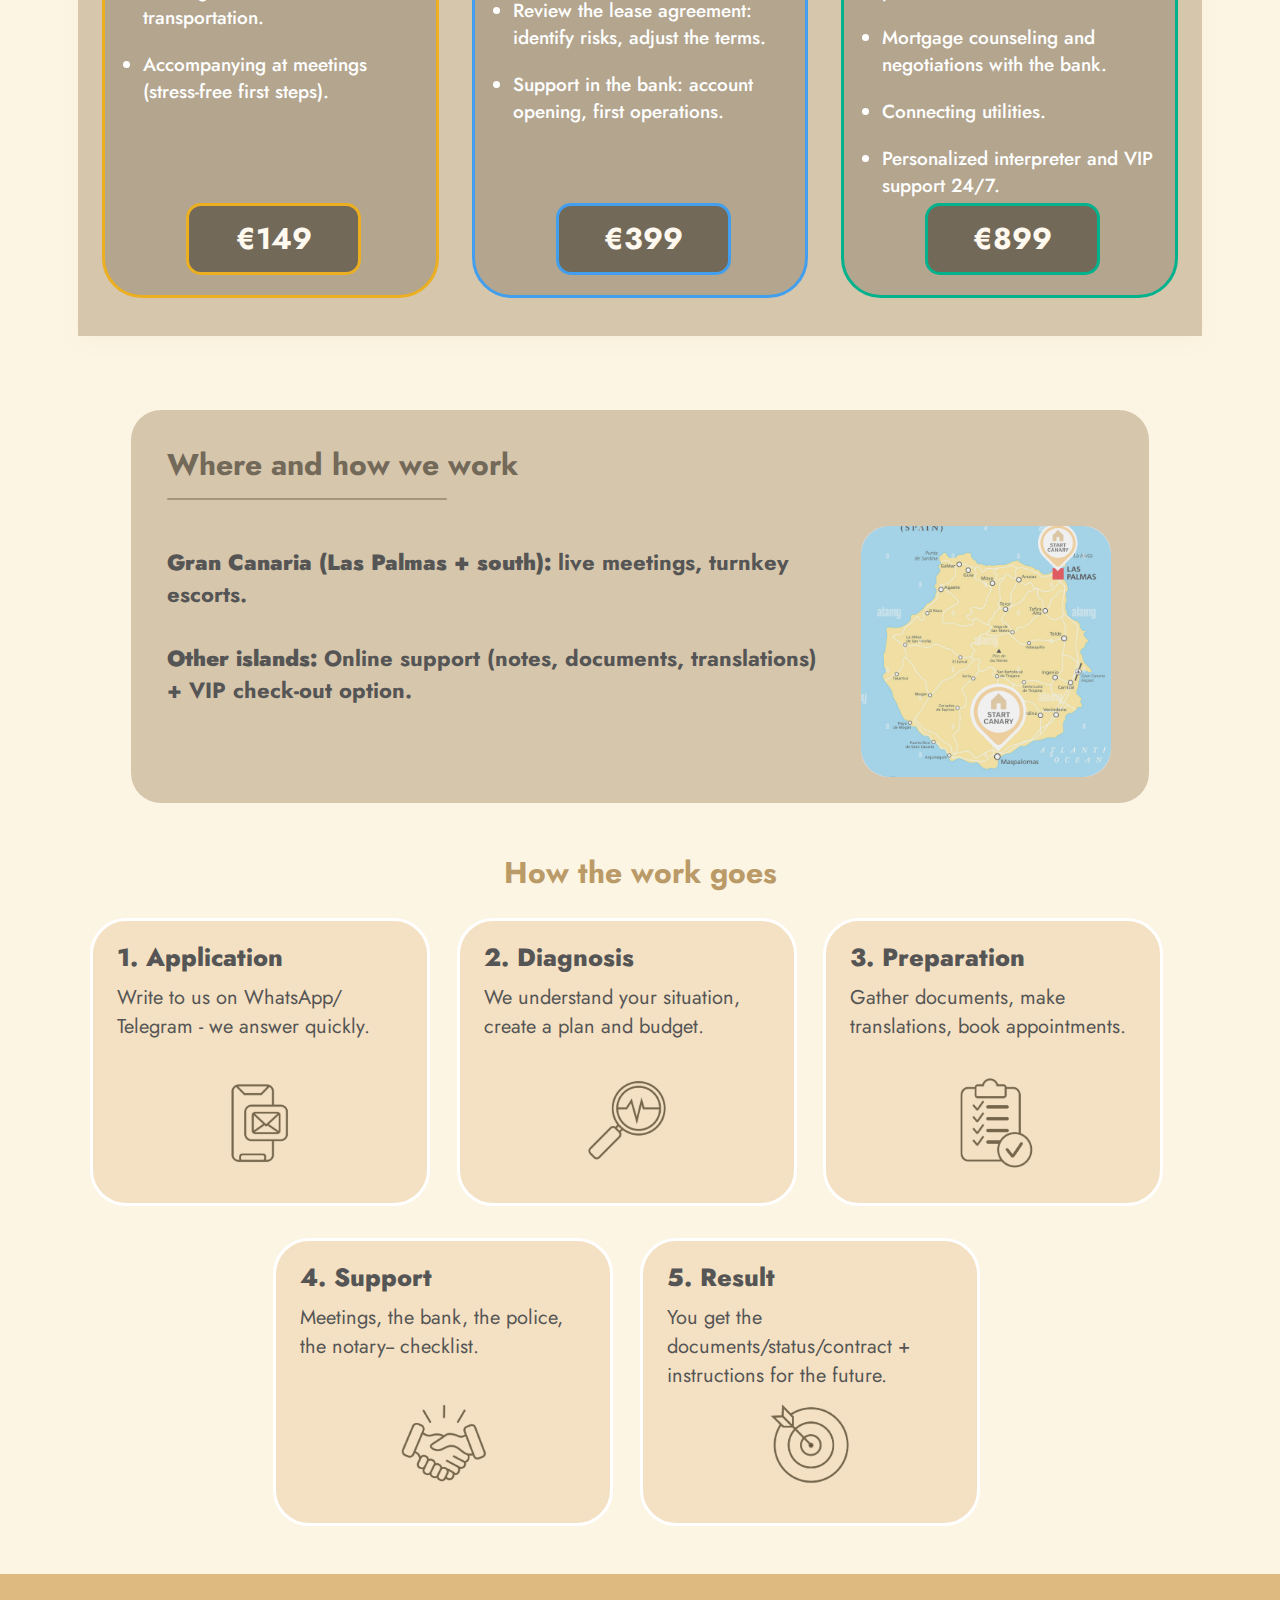
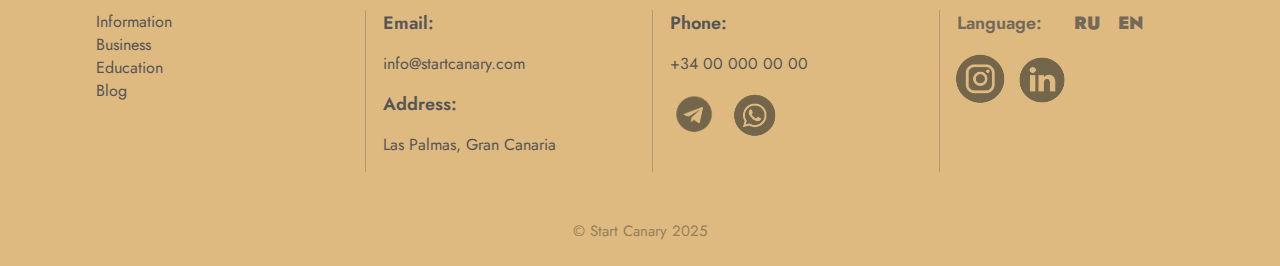
<file: startcanary/index-en.html>
<!DOCTYPE html>
<html lang="ru">
<head>
  <meta charset="UTF-8" />
  <meta name="viewport" content="width=device-width, initial-scale=1" />
  <title>Start Canary - Main Page</title>
  <link rel="preconnect" href="https://fonts.googleapis.com">
  <link rel="preconnect" href="https://fonts.gstatic.com" crossorigin>
  <link href="https://fonts.googleapis.com/css2?family=Jost:wght@400;500;600;700;800&display=swap" rel="stylesheet">
  <link rel="stylesheet" href="styles.css" />
</head>
<body>
  <header class="header">
    <div class="container header__inner">
      <a class="logo" href="#">
        <img src="startcanaryicons/pin.png" alt="logo">
      </a>

      <nav class="nav">
        <a class="nav__pill" href="#services">Services</a>
        <a class="nav__pill" href="info-en.html">Information</a>
        <a class="nav__pill" href="#contacts">Contacts</a>
        <a class="nav__pill" href="info-en.html#ai-business">AI & Business</a>
      </nav>

      <div class="header__actions">
        <a class="icon-btn" aria-label="WhatsApp" href="#">
          <img src="startcanaryicons/whatsapp.png" alt="WhatsApp">
        </a>
        <a class="icon-btn1" aria-label="Telegram" href="#">
          <img src="startcanaryicons/telegram.png" alt="Telegram">
        </a>

        <div class="lang-switch">
          <button class="lang-switch__btn" type="button"><a href="index.html">RU</a></button>
          <button class="lang-switch__btn lang-switch__btn--active" type="button">EN</button>
        </div>
      </div>
    </div>
  </header>

  <section class="hero">
    <div class="container">
      <div class="hero__card">
        <div class="hero__bg" role="img" aria-label="canarybeach"></div>
        <div class="hero__content">
          <h1 class="hero__title">Assistance to foreigners in the Canary Islands</h1>
          <p class="hero__subtitle">Documents and legalization • Business and Consulting • Real estate • Personal support 24/7</p>
          <a class="btn btn--cta" href="#contacts">Get advice in WhatsApp</a>
        </div>
      </div>
    </div>
  </section>

  <section class="why">
    <div class="container">
      <h2 class="section-title">Why choose us?</h2>
      <div class="why__wrap">
        <div class="why__grid">
          <div class="why__item">Individual approach and transparent prices.</div>
          <div class="why__item">We speak Russian, Spanish and English.</div>
          <div class="why__item">We work officially. We prepare documents correctly and on time.</div>
          <div class="why__item">Saving time: notes, instructions, follow-up.</div>
        </div>
      </div>
    </div>
  </section>

  <section class="services" id="services">
    <div class="container">
      <h2 class="section-title">Services and turnkey solutions</h2>

      <div class="services__panel">
        <article class="service">
          <div class="service__text">
            <h3 class="service__title">NIE</h3>
            <p class="service__desc">Records, documents, instructions and support. Get your NIE without errors.</p>
            <a class="service__cta" href="#contacts">Leave a request</a>
          </div>
          <div class="service__price">€120</div>
        </article>

        <article class="service">
          <div class="service__text">
            <h3 class="service__title">Residencia</h3>
            <p class="service__desc">Complete package: recording, decorating, follow-up and checklist.</p>
            <a class="service__cta" href="#contacts">Leave a request</a>
          </div>
          <div class="service__price">€250</div>
        </article>

        <article class="service">
          <div class="service__text">
            <h3 class="service__title">FNMT Digital Signature</h3>
            <p class="service__desc">Quick checkout to access taxes and government services online.</p>
            <a class="service__cta" href="#contacts">Leave a request</a>
          </div>
          <div class="service__price">€90</div>
        </article>

        <article class="service">
          <div class="service__text">
            <h3 class="service__title">Autónomo</h3>
            <p class="service__desc">Registration from scratch: forms, taxes and initial accounting setup.</p>
            <a class="service__cta" href="#contacts">Leave a request</a>
          </div>
          <div class="service__price">€200</div>
        </article>

        <article class="service">
          <div class="service__text">
            <h3 class="service__title">Translations and meetings</h3>
            <p class="service__desc">Support at the bank, police, notary and other instances.</p>
            <a class="service__cta" href="#contacts">Leave a request</a>
          </div>
          <div class="service__price">€50+</div>
        </article>

        <article class="service">
          <div class="service__text">
            <h3 class="service__title">Housing: check the contract</h3>
            <p class="service__desc">Review the lease or purchase agreement, identifying risks and conditions.</p>
            <a class="service__cta" href="#contacts">Leave a request</a>
          </div>
          <div class="service__price">€180</div>
        </article>

        <article class="service">
          <div class="service__text">
            <h3 class="service__title">Social integration</h3>
            <p class="service__desc">Doctor, school, rights and household issues for a comfortable start.</p>
            <a class="service__cta" href="#contacts">Leave a request</a>
          </div>
          <div class="service__price">€80</div>
        </article>

        <article class="service">
          <div class="service__text">
            <h3 class="service__title">VIP 24/7 (1 month)</h3>
            <p class="service__desc">A personal supervisor is always on call and resolves all issues.</p>
            <a class="service__cta" href="#contacts">Leave a request</a>
          </div>
          <div class="service__price">€500+</div>
        </article>
        <span class="services__info-text">
          To learn more about all the services and the order of work
          can be found in the section <a href="info-en.html" class="services__info-btn">INFORMATION</a>
        </span> 
      </div>
      <div class="services__info-separator"></div>
    </div>
  </section>

  <section class="packages">
    <div class="container">
      <div class="packages__grid">
        <article class="pkg pkg--basic">
          <h3 class="pkg__name">Basic</h3>
          <div class="pkg__tag">The first step is for those just arriving.</div>
          <div class="pkg__separator"></div>
          <ul class="pkg__list">
            <li>NIE - key document for all procedures.</li>
            <li>Consultation on adaptation: housing, medicine, transportation.</li>
            <li>Accompanying at meetings (stress-free first steps).</li>
          </ul>
          <div class="pkg__price">€149</div>
        </article>

        <article class="pkg pkg--standard">
          <h3 class="pkg__name">Standard</h3>
          <div class="pkg__tag">A solid start for long term living.</div>
          <div class="pkg__separator"></div>
          <p class="pkg__subtitle"></p>
          <ul class="pkg__list">
            <li>All from the Basic package.</li>
            <li>Residencia + FNMT digital signature (full legal status).</li>
            <li>Review the lease agreement: identify risks, adjust the terms.</li>
            <li>Support in the bank: account opening, first operations.</li>
          </ul>
          <div class="pkg__price">€399</div>
        </article>

        <article class="pkg pkg--premium">
          <h3 class="pkg__name">Premium</h3>
          <div class="pkg__tag">Full support for maximum comfort</div>
          <div class="pkg__separator"></div>
          <p class="pkg__subtitle"></p>
          <ul class="pkg__list">
            <li>Everything in the Standard package.</li>
            <li>Transaction support in the purchase of real estate.</li>
            <li>Mortgage counseling and negotiations with the bank.</li>
            <li>Connecting utilities.</li>
            <li>Personalized interpreter and VIP support 24/7.</li>
          </ul>
          <div class="pkg__price">€899</div>
        </article>
      </div>
    </div>
  </section>

  <section class="where" id="info">
    <div class="container">
      <div class="where__card">
        <h2 class="where__title">Where and how we work</h2>
        <div class="where__separator"></div>
        <div class="where__content">
          <p class="where__text">
            <strong>Gran Canaria (Las Palmas + south):</strong> live meetings, turnkey escorts.
            <br/><br/>
            <strong>Other islands:</strong> Online support (notes, documents, translations) + VIP check-out option.
          </p>
          <div class="where__map">
            <img class="map__placeholder" src="startcanaryicons/map.png" alt="map">
          </div>
        </div>
      </div>
    </div>
  </section>

  <section class="process">
    <div class="container">
      <h2 class="section-title">How the work goes</h2>
      <div class="process__grid">
        <article class="step">
          <div class="step__content">
            <h3 class="step__title">1. Application</h3>
            <p class="step__text">Write to us on WhatsApp/ Telegram - we answer quickly.</p>
          </div>
          <img src="startcanaryicons/01.png" alt="1" class="step__icon">
        </article>
        <article class="step">
          <div class="step__content">
            <h3 class="step__title">2. Diagnosis</h3>
            <p class="step__text">We understand your situation, create a plan and budget.</p>
          </div>
          <img src="startcanaryicons/02.png" alt="2" class="step__icon">
        </article>
        <article class="step">
          <div class="step__content">
            <h3 class="step__title">3. Preparation</h3>
            <p class="step__text">Gather documents, make translations, book appointments.</p>
          </div>
          <img src="startcanaryicons/03.png" alt="3" class="step__icon">
        </article>
        <article class="step">
          <div class="step__content">
            <h3 class="step__title">4. Support</h3>
            <p class="step__text">Meetings, the bank, the police, the notary-- checklist.</p>
          </div>
          <img src="startcanaryicons/04.png" alt="4" class="step__icon">
        </article>
        <article class="step">
          <div class="step__content">
            <h3 class="step__title">5. Result</h3>
            <p class="step__text">You get the documents/status/contract + instructions for the future.</p>
          </div>
          <img src="startcanaryicons/05.png" alt="5" class="step__icon">
        </article>
      </div>
    </div>
  </section>

  <footer class="footer" id="contacts">
    <div class="container footer__inner">
      <div class="footer__col">
        <ul class="footer__links">
          <li><a href="#info">Information</a></li>
          <li><a href="#services">Business</a></li>
          <li><a href="#info">Education</a></li>
          <li><a href="#">Blog</a></li>
        </ul>
      </div>

      <div class="footer__col">
        <h4>Email:</h4>
        <p>info@startcanary.com</p>
        <h4>Address:</h4>
        <p>Las Palmas, Gran Canaria</p>
      </div>

      <div class="footer__col">
        <h4>Phone:</h4>
        <p>+34 00 000 00 00</p>
        <div class="footer__socials">
          <a class="icon-btn" href="#" aria-label="Telegram">
            <img src="startcanaryicons/telegram.png" alt="telegram">
          </a>
          <a class="icon-btn" href="#" aria-label="WhatsApp">
            <img src="startcanaryicons/whatsapp.png" alt="whatsapp">
          </a>
        </div>
      </div>

      <div class="footer__col">
        <div class="footer__lang-row">
          <span class="footer__lang-title">Language:</span>
          <div class="footer__lang">
            <a href="index.html">RU</a>&nbsp; <a href="#">EN</a>
          </div>
        </div>
      <div class="footer__socials">
          <a class="icon-btn" href="#" aria-label="Telegram">
            <img src="startcanaryicons/instaicon.png" alt="instagram">
          </a>
          <a class="icon-btn" href="#" aria-label="WhatsApp">
            <img src="startcanaryicons/linkedin.png" alt="linkedin">
          </a>
        </div>
      </div>
    </div>
    <div class="copyright">© Start Canary 2025</div>
  </footer>
</body>
</html>
</file>
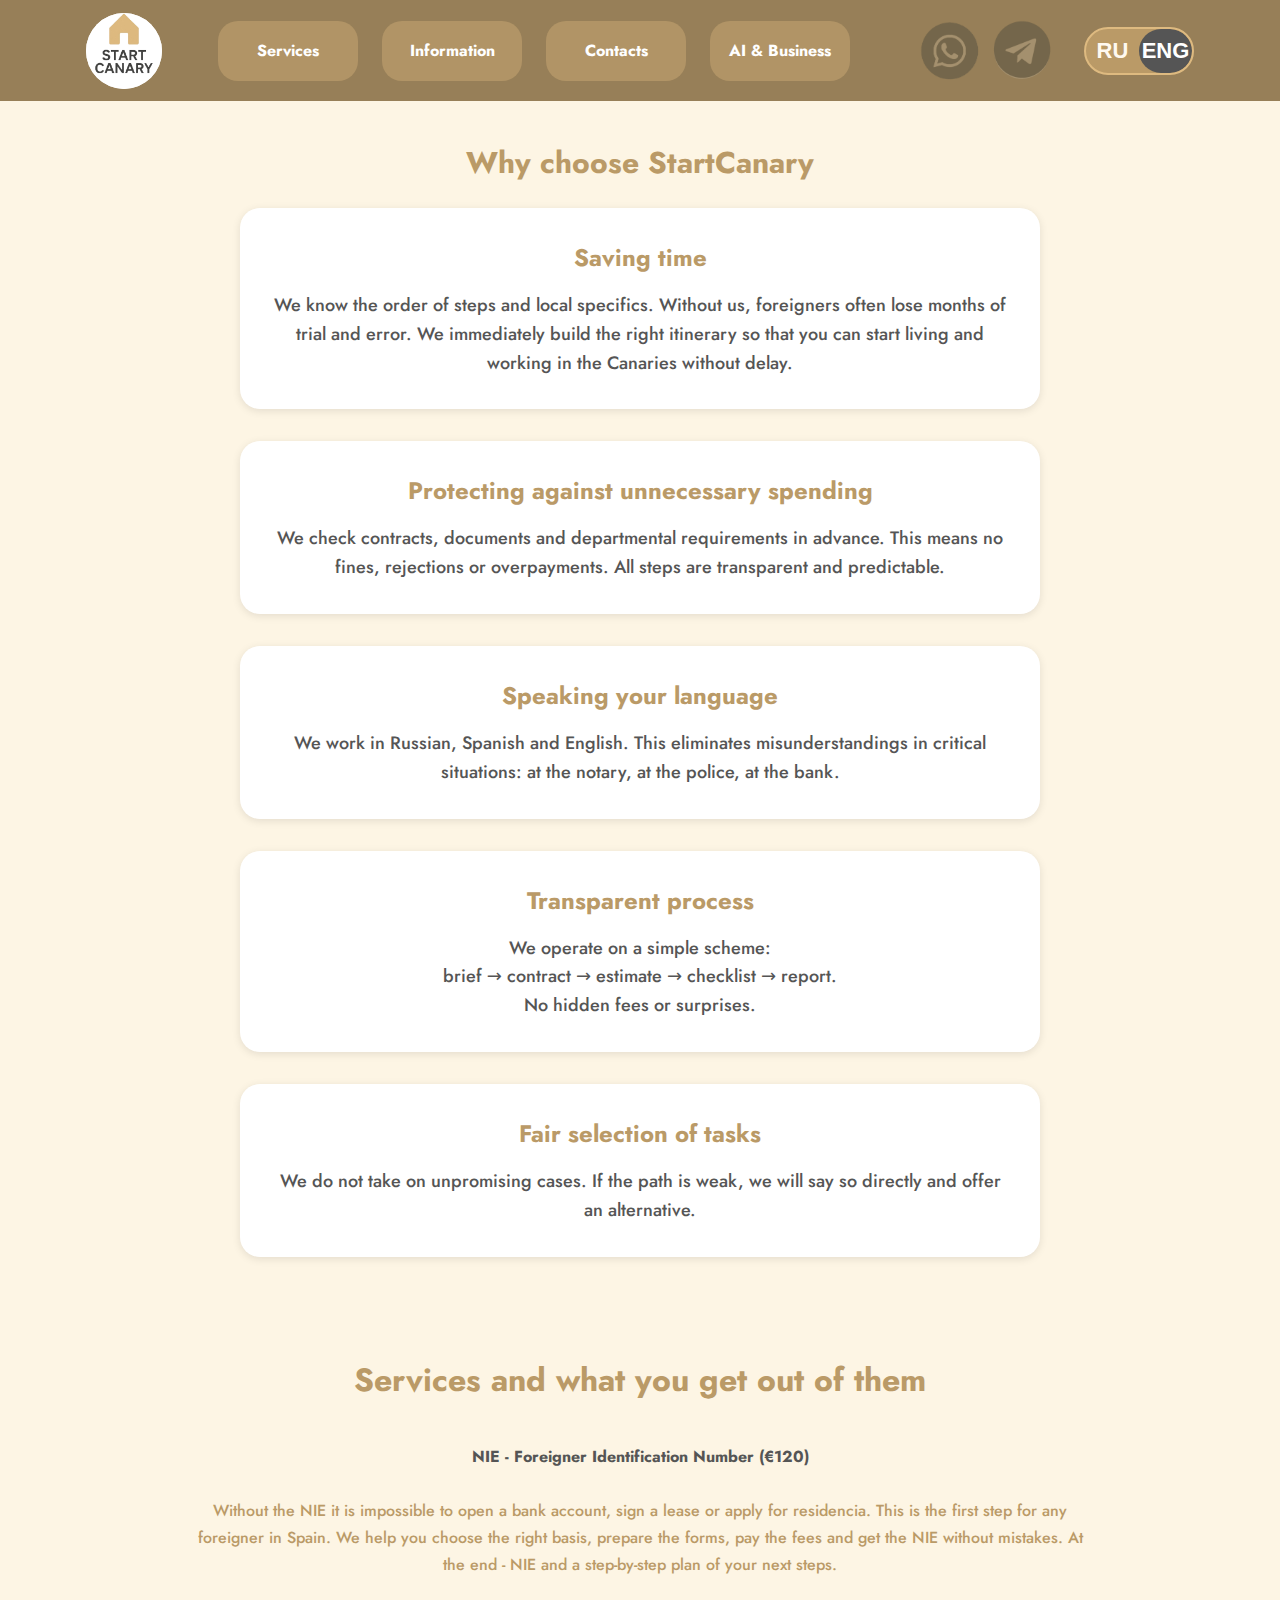
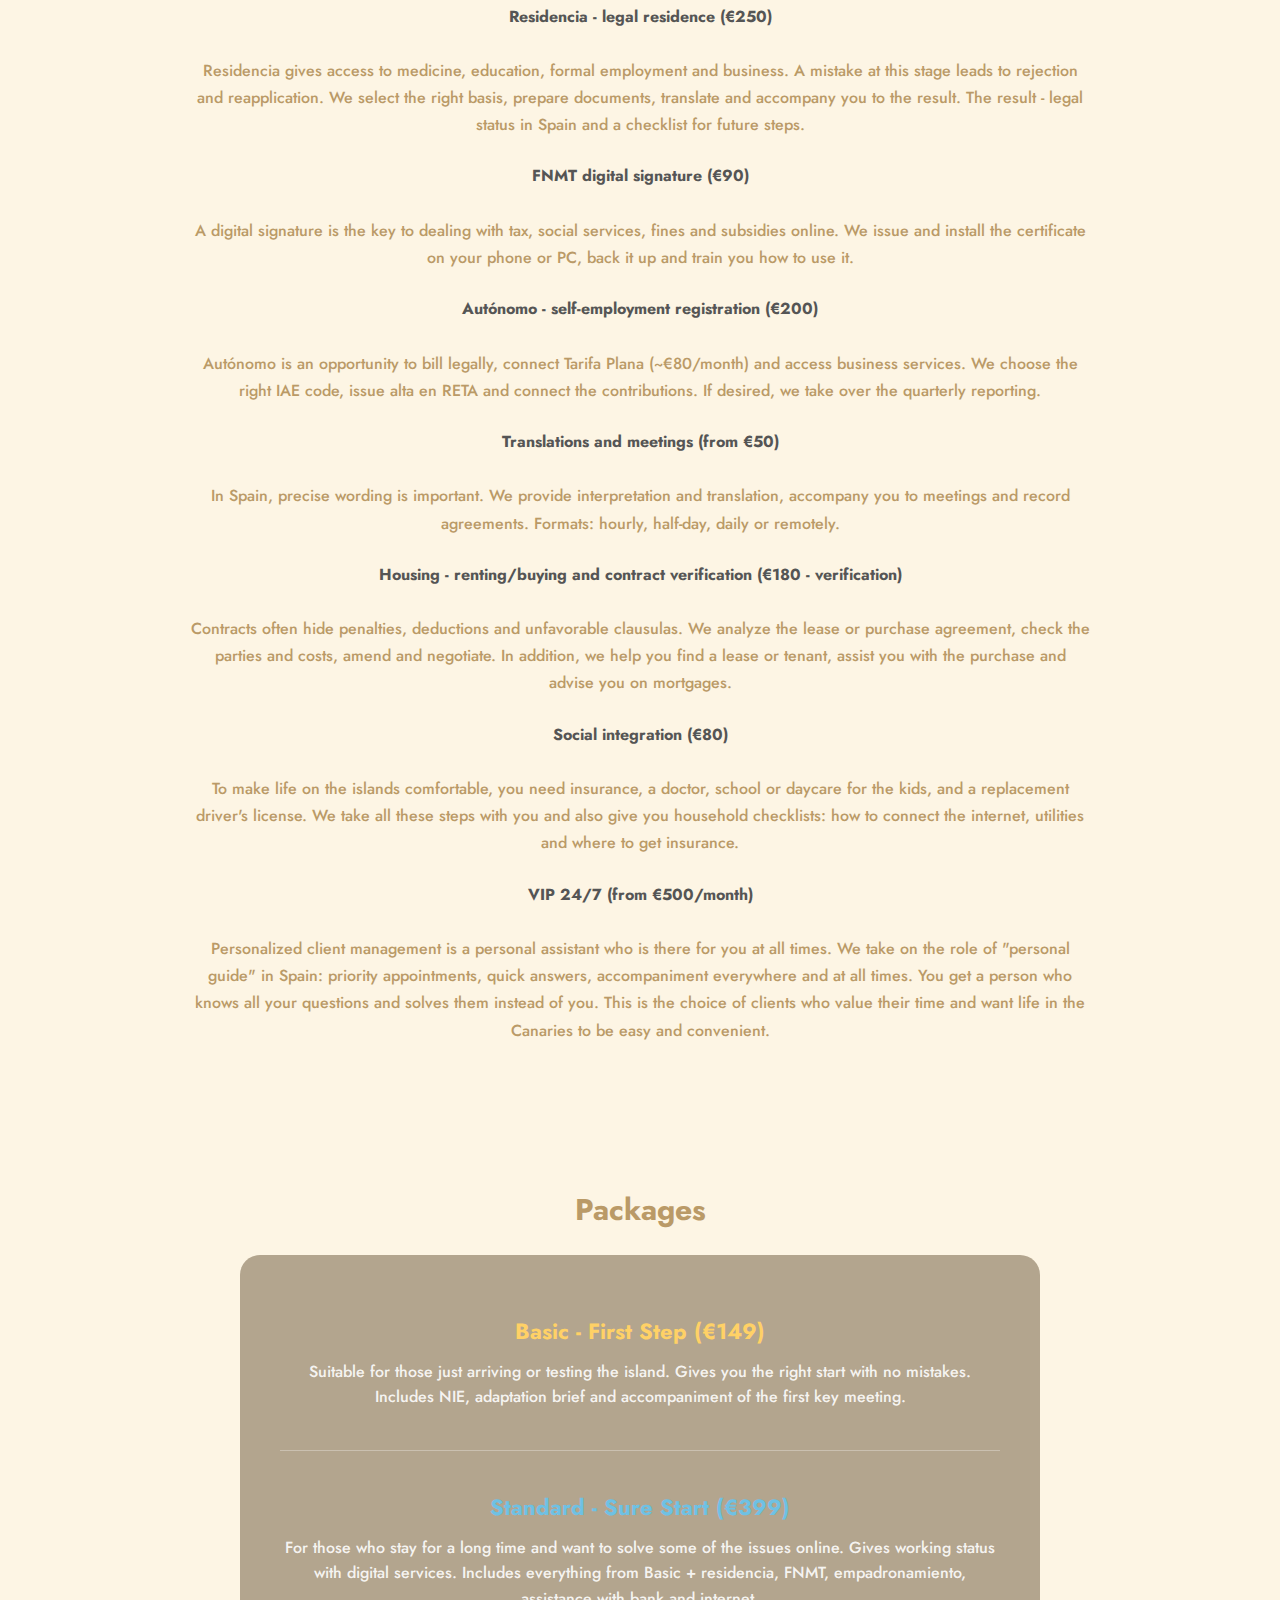
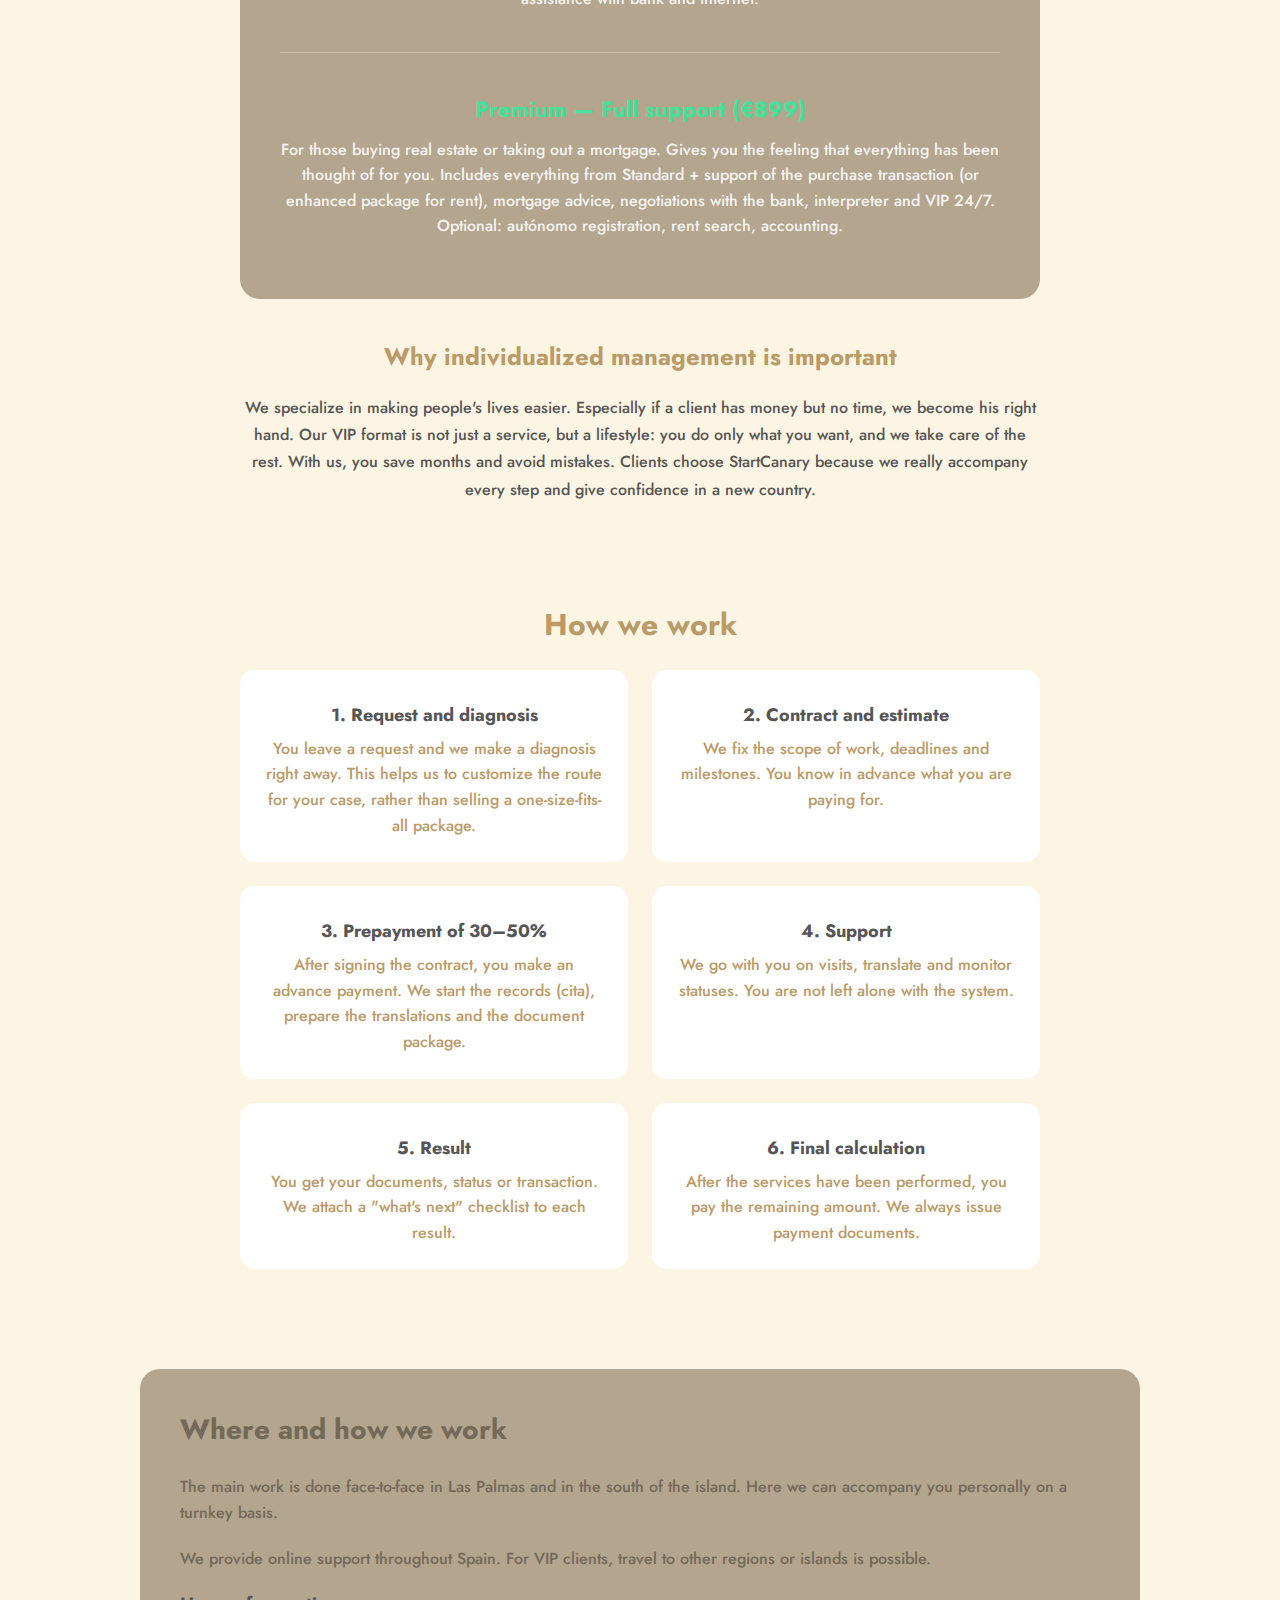
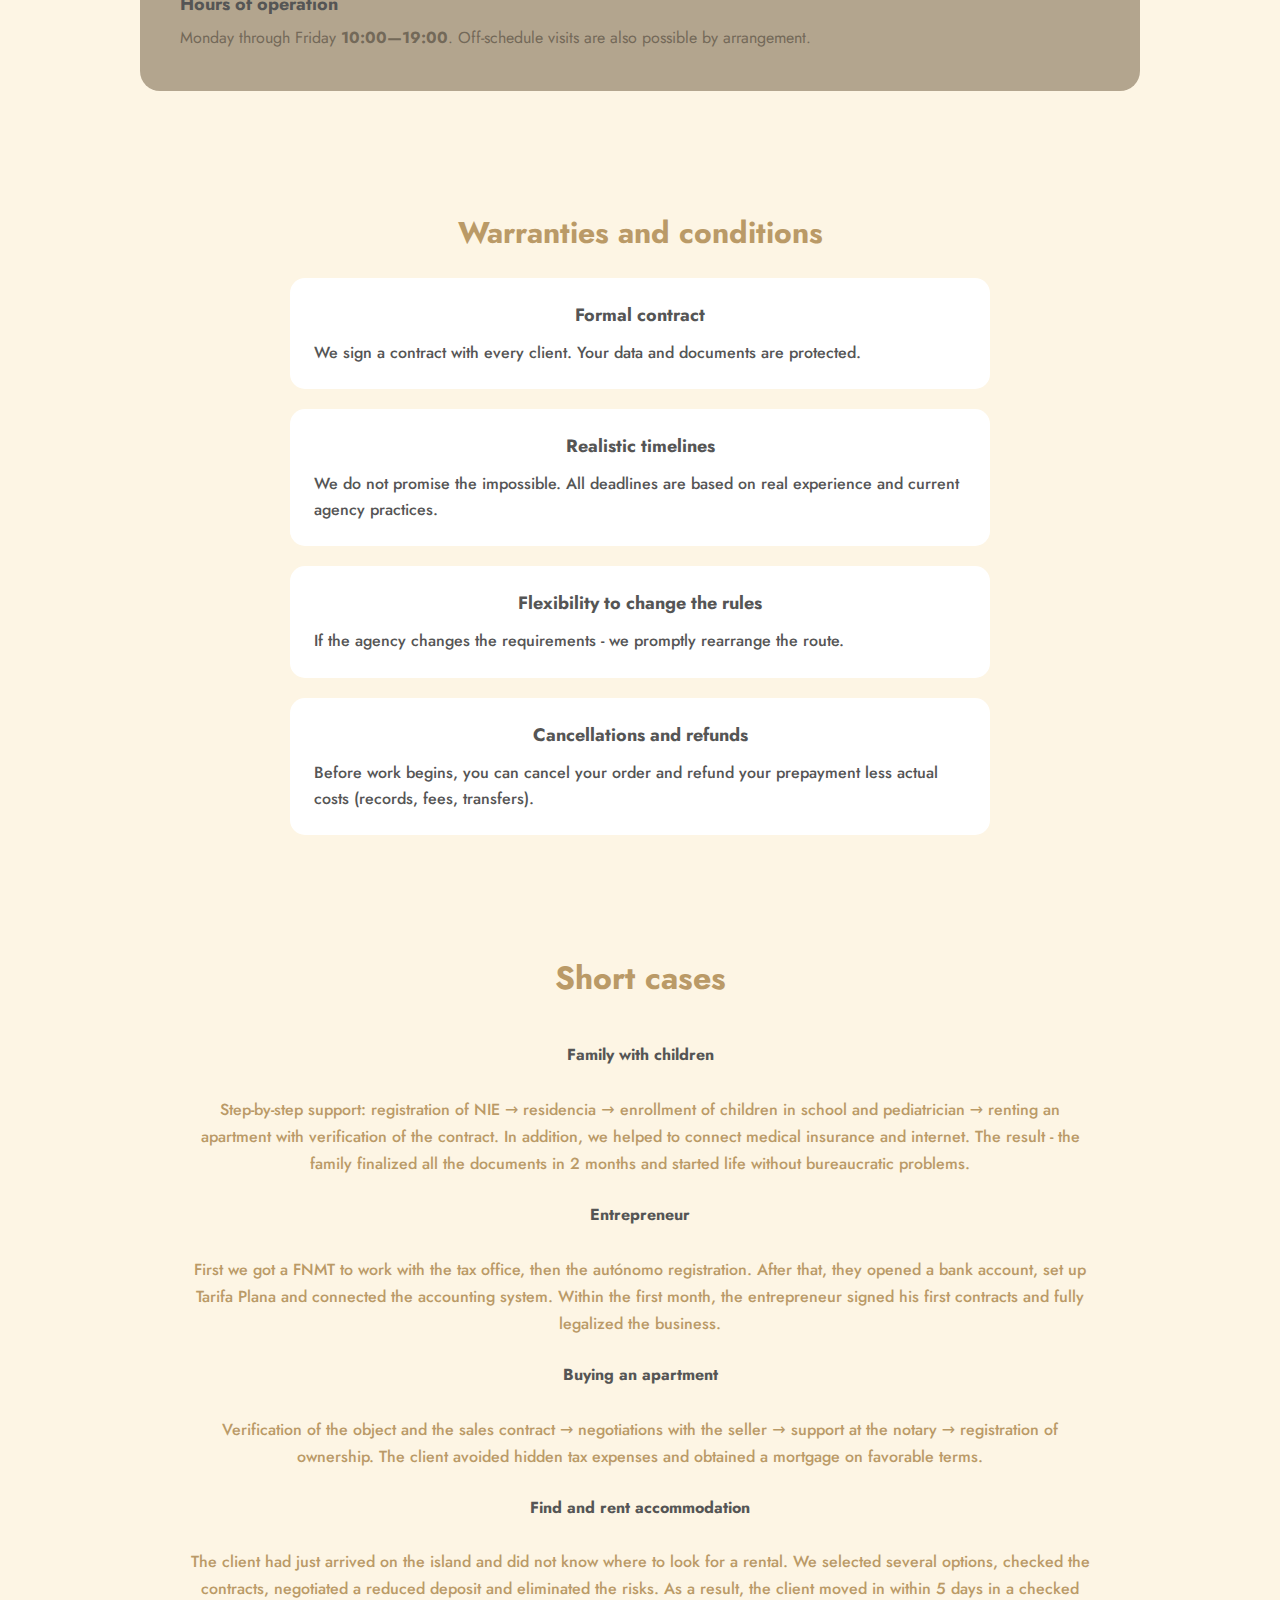
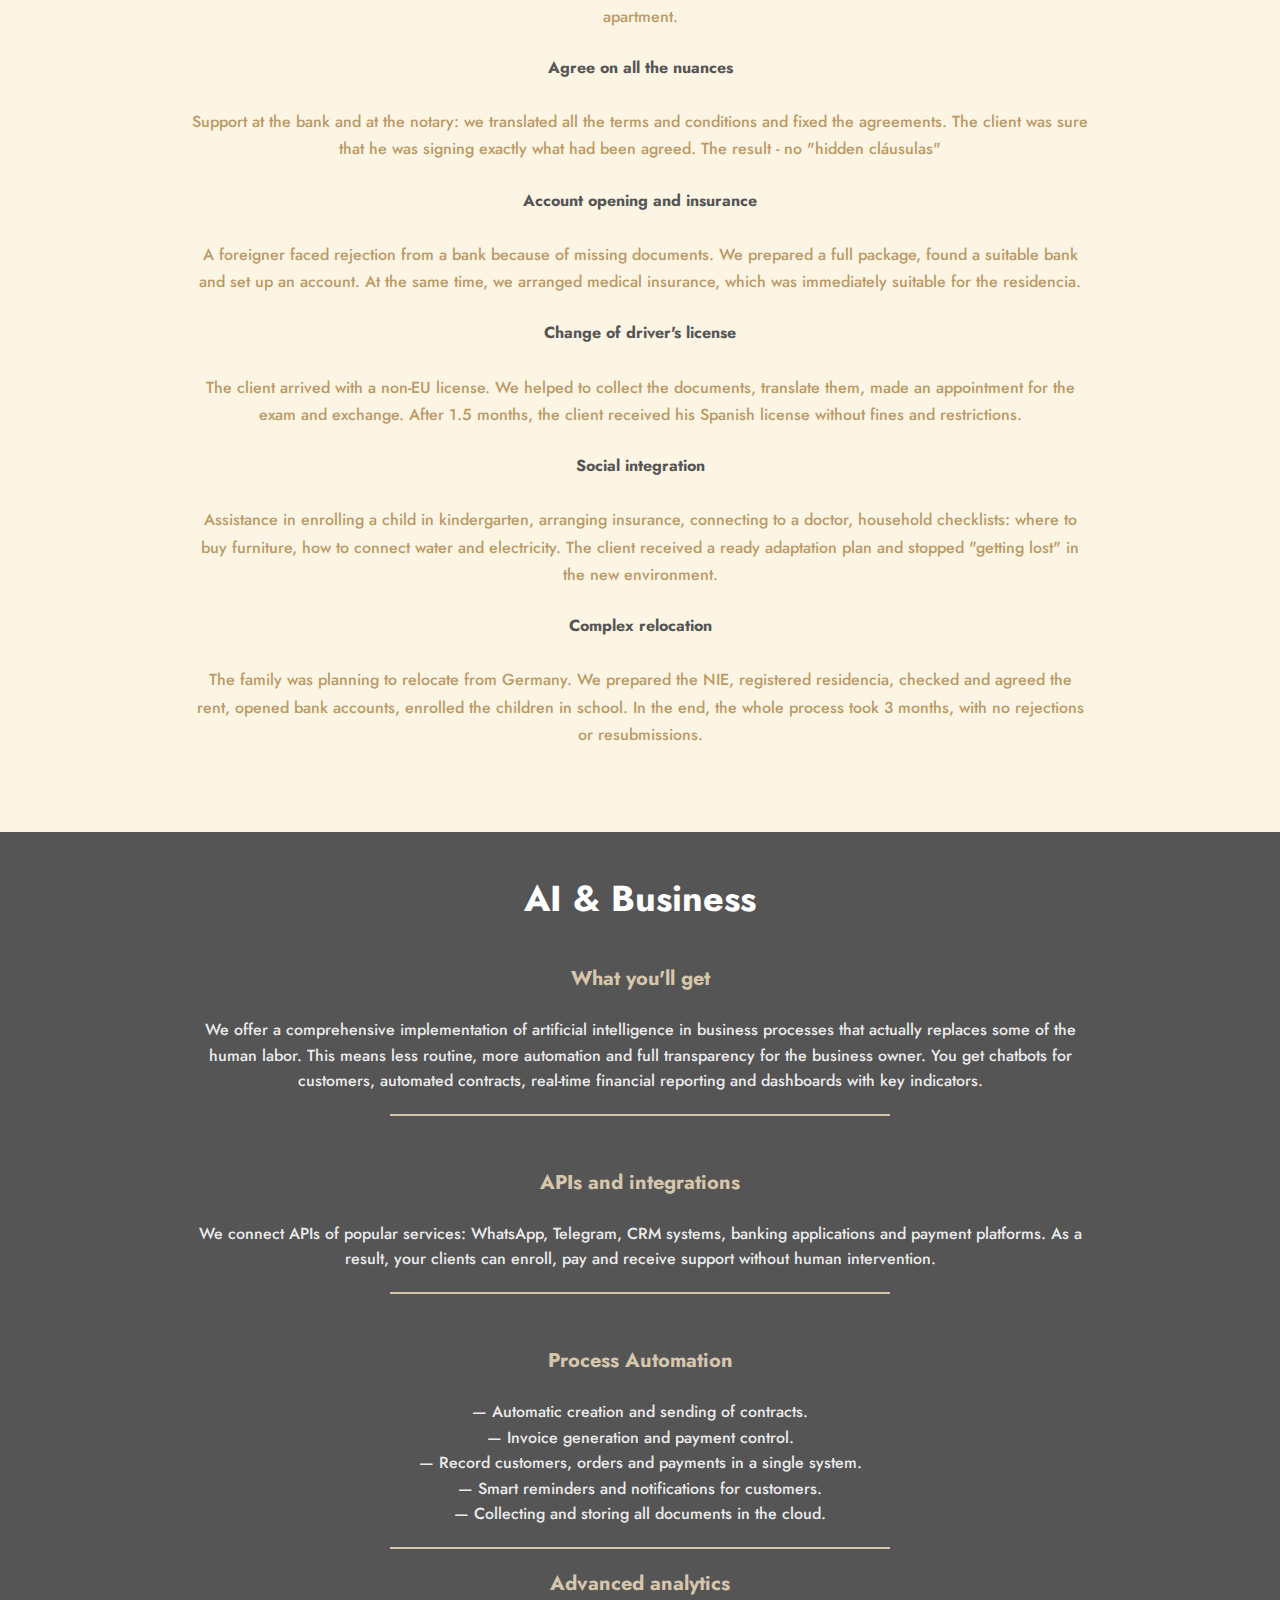
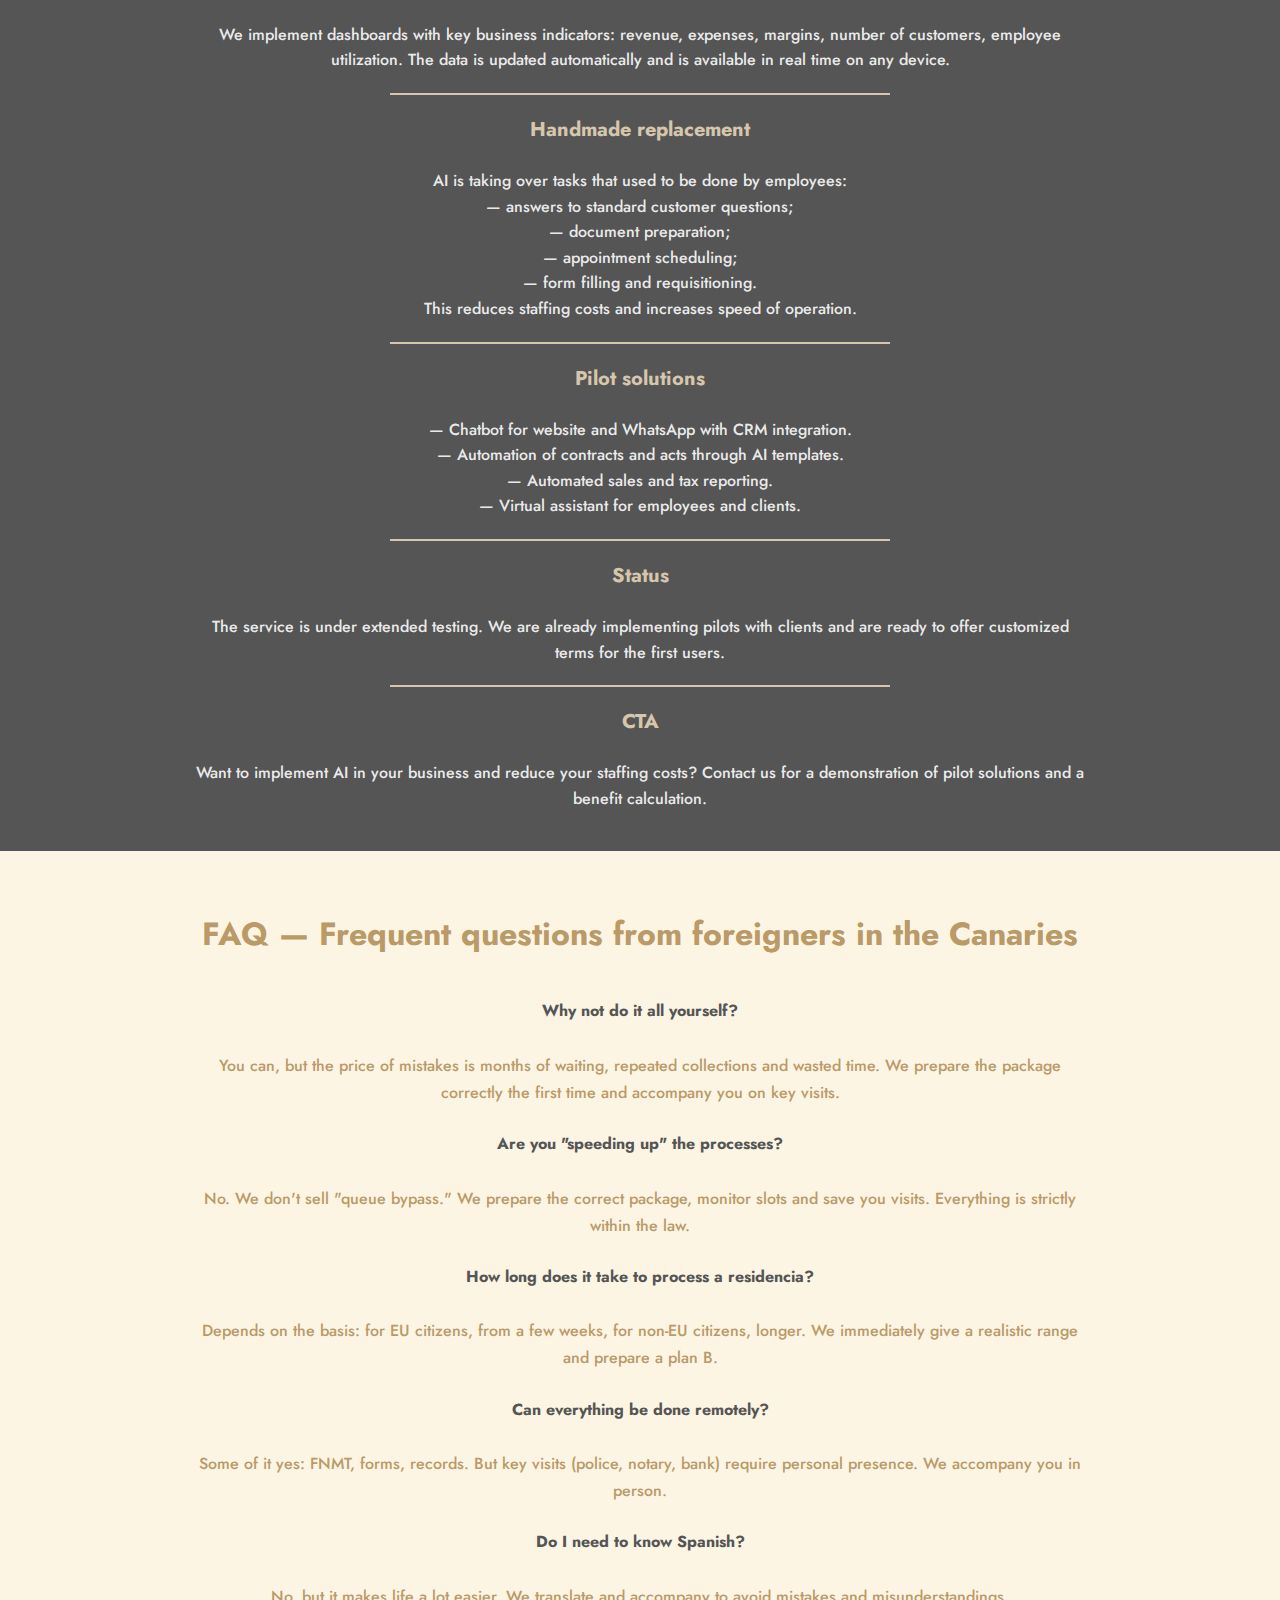
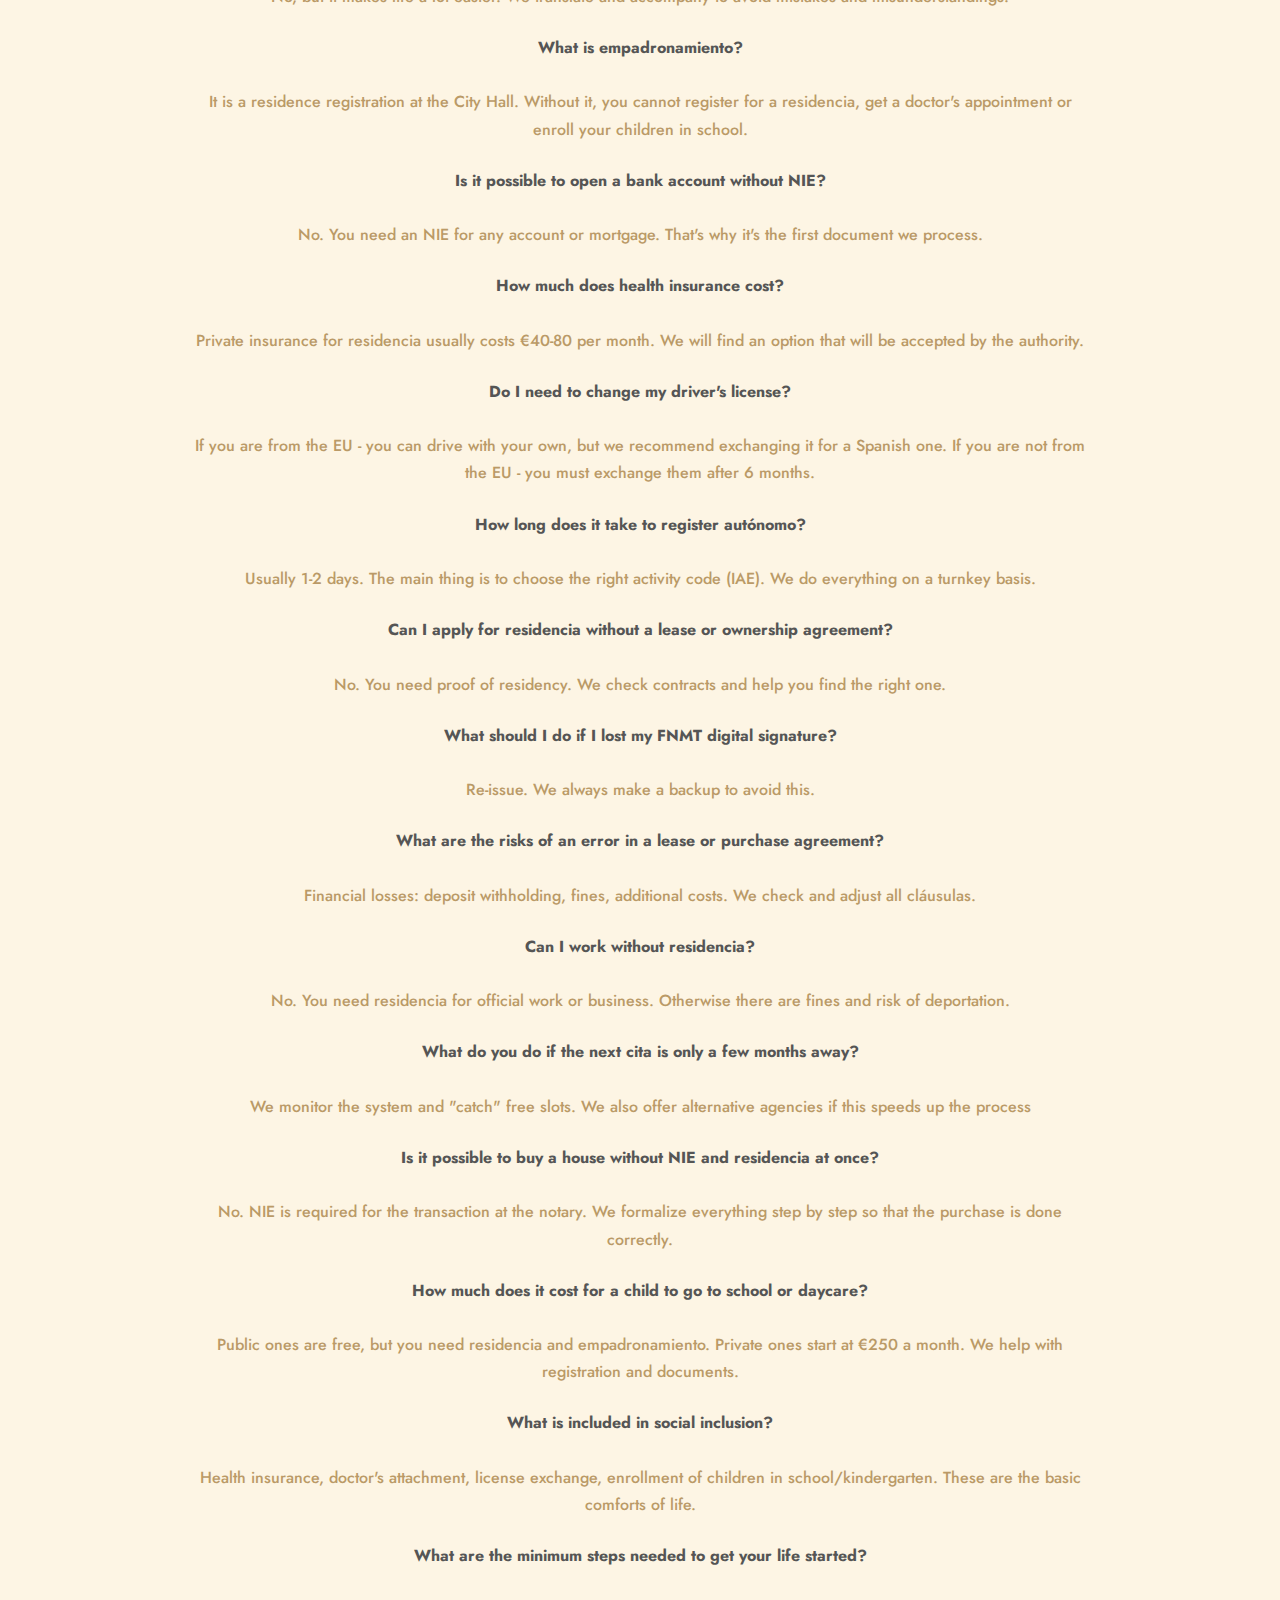
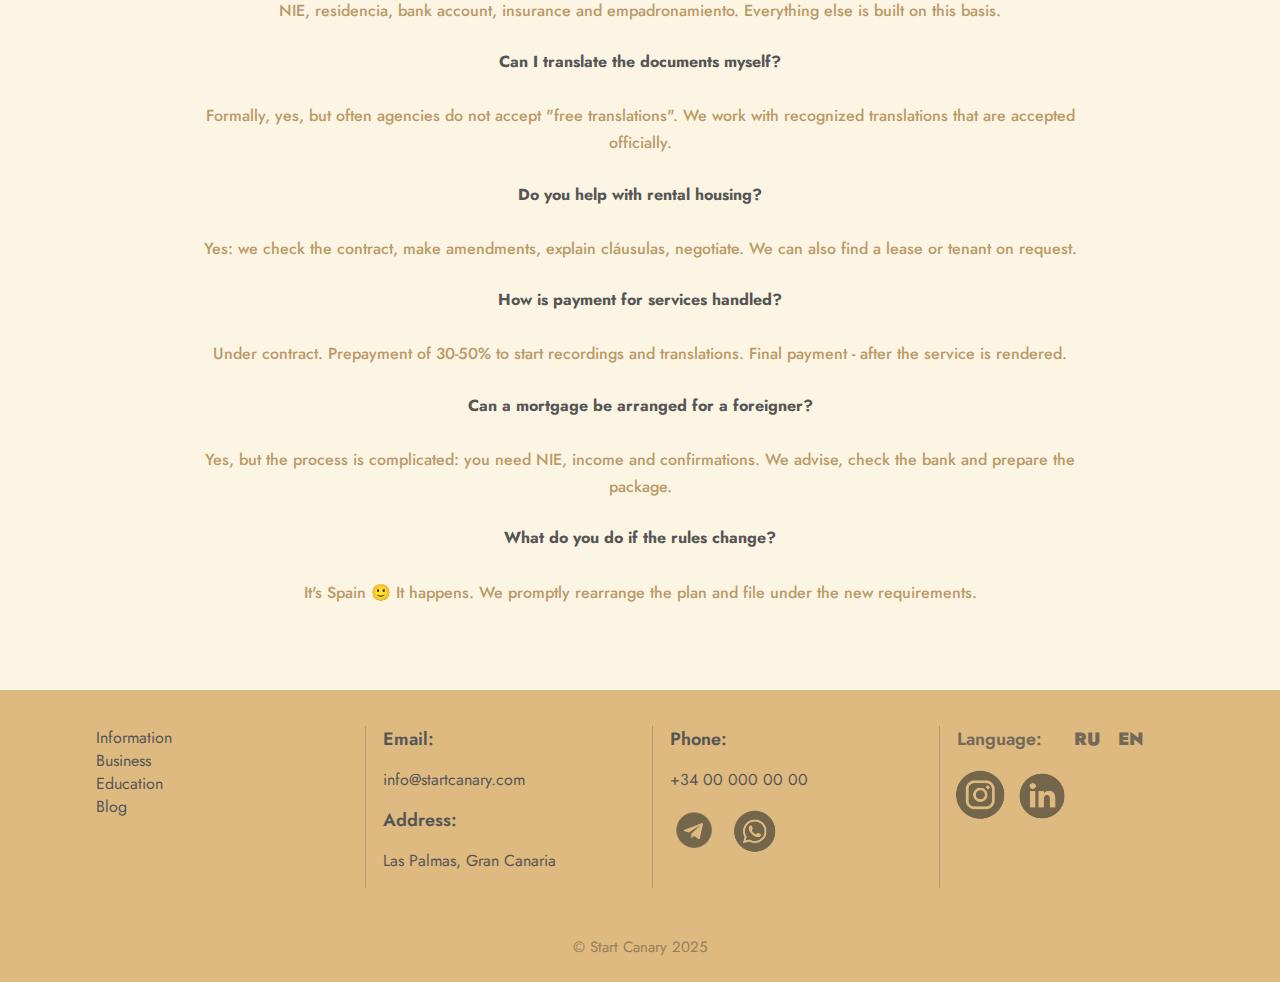
<file: startcanary/info-en.html>
<!DOCTYPE html>
<html lang="ru">
<head>
    <meta charset="UTF-8">
    <meta name="viewport" content="width=device-width, initial-scale=1.0">
    <title>Start Canary - Information</title>
    <link rel="preconnect" href="https://fonts.googleapis.com">
    <link rel="preconnect" href="https://fonts.gstatic.com" crossorigin>
    <link href="https://fonts.googleapis.com/css2?family=Jost:wght@400;500;600;700;800&display=swap" rel="stylesheet">
    <link rel="stylesheet" href="styles.css" />
    <link rel="stylesheet" href="info-styles.css" />
</head>
<body>
    <header class="header">
    <div class="container header__inner">
      <a class="logo" href="index-en.html">
        <img src="startcanaryicons/pin.png" alt="logo">
      </a>

      <nav class="nav">
        <a class="nav__pill" href="index-en.html#services">Services</a>
        <a class="nav__pill" href="info.html">Information</a>
        <a class="nav__pill" href="#contacts">Contacts</a>
        <a class="nav__pill" href="#ai-business">AI & Business</a>
      </nav>

      <div class="header__actions">
        <a class="icon-btn" aria-label="WhatsApp" href="#">
          <img src="startcanaryicons/whatsapp.png" alt="WhatsApp">
        </a>
        <a class="icon-btn1" aria-label="Telegram" href="#">
          <img src="startcanaryicons/telegram.png" alt="Telegram">
        </a>

        <div class="lang-switch">
          <button class="lang-switch__btn" type="button"><a href="info.html">RU</a></button>
          <button class="lang-switch__btn lang-switch__btn--active" type="button"><a href="info-en.html">ENG</a></button>
        </div>
      </div>
    </div>
  </header>

  <section class="info-why">
    <div class="container">
      <h2 class="section-title">Why choose StartCanary</h2>
      
      <div class="info-reasons">
        <div class="info-reason">
          <h3 class="info-reason__title">Saving time</h3>
          <p class="info-reason__text">We know the order of steps and local specifics. Without us, foreigners often lose months of trial and error. We immediately build the right itinerary so that you can start living and working in the Canaries without delay.</p>
        </div>

        <div class="info-reason">
          <h3 class="info-reason__title">Protecting against unnecessary spending</h3>
          <p class="info-reason__text">We check contracts, documents and departmental requirements in advance. This means no fines, rejections or overpayments. All steps are transparent and predictable.</p>
        </div>

        <div class="info-reason">
          <h3 class="info-reason__title">Speaking your language</h3>
          <p class="info-reason__text">We work in Russian, Spanish and English. This eliminates misunderstandings in critical situations: at the notary, at the police, at the bank.</p>
        </div>

        <div class="info-reason">
          <h3 class="info-reason__title">Transparent process</h3>
          <p class="info-reason__text">We operate on a simple scheme:<br>brief → contract → estimate → checklist → report.<br>No hidden fees or surprises.</p>
        </div>

        <div class="info-reason">
          <h3 class="info-reason__title">Fair selection of tasks</h3>
          <p class="info-reason__text">We do not take on unpromising cases. If the path is weak, we will say so directly and offer an alternative.</p>
        </div>
      </div>
    </div>
  </section>

  <section class="info-services">
    <div class="container">
      <h2 class="info-title">Services and what you get out of them</h2>
      
      <div class="info-text">
        <p><strong>NIE - Foreigner Identification Number (€120)</strong><br>
        Without the NIE it is impossible to open a bank account, sign a lease or apply for residencia. This is the first step for any foreigner in Spain. We help you choose the right basis, prepare the forms, pay the fees and get the NIE without mistakes. At the end - NIE and a step-by-step plan of your next steps.</p>

        <p><strong>Residencia - legal residence (€250)</strong><br>
        Residencia gives access to medicine, education, formal employment and business. A mistake at this stage leads to rejection and reapplication. We select the right basis, prepare documents, translate and accompany you to the result. The result - legal status in Spain and a checklist for future steps.</p>

        <p><strong>FNMT digital signature (€90)</strong><br>
        A digital signature is the key to dealing with tax, social services, fines and subsidies online. We issue and install the certificate on your phone or PC, back it up and train you how to use it.</p>

        <p><strong>Autónomo - self-employment registration (€200)</strong><br>
        Autónomo is an opportunity to bill legally, connect Tarifa Plana (~€80/month) and access business services. We choose the right IAE code, issue alta en RETA and connect the contributions. If desired, we take over the quarterly reporting.</p>

        <p><strong>Translations and meetings (from €50)</strong><br>
        In Spain, precise wording is important. We provide interpretation and translation, accompany you to meetings and record agreements. Formats: hourly, half-day, daily or remotely.</p>

        <p><strong>Housing - renting/buying and contract verification (€180 - verification)</strong><br>
        Contracts often hide penalties, deductions and unfavorable clausulas. We analyze the lease or purchase agreement, check the parties and costs, amend and negotiate. In addition, we help you find a lease or tenant, assist you with the purchase and advise you on mortgages.</p>

        <p><strong>Social integration (€80)</strong><br>
        To make life on the islands comfortable, you need insurance, a doctor, school or daycare for the kids, and a replacement driver's license. We take all these steps with you and also give you household checklists: how to connect the internet, utilities and where to get insurance.</p>

        <p><strong>VIP 24/7 (from €500/month)</strong><br>
        Personalized client management is a personal assistant who is there for you at all times. We take on the role of "personal guide" in Spain: priority appointments, quick answers, accompaniment everywhere and at all times. You get a person who knows all your questions and solves them instead of you. This is the choice of clients who value their time and want life in the Canaries to be easy and convenient.</p>
      </div>
    </div>
  </section>

  <section class="info-packages-unified">
    <div class="container">
      <h2 class="section-title">Packages</h2>
      
      <div class="info-packages-block">
        <div class="info-package-unified">
          <h3 class="info-package-unified__name">Basic - First Step (€149)</h3>
          <p class="info-package-unified__text">Suitable for those just arriving or testing the island. Gives you the right start with no mistakes. Includes NIE, adaptation brief and accompaniment of the first key meeting.</p>
        </div>

        <div class="info-package-separator"></div>

        <div class="info-package-unified">
          <h3 class="info-package-unified__name">Standard - Sure Start (€399)</h3>
          <p class="info-package-unified__text">For those who stay for a long time and want to solve some of the issues online. Gives working status with digital services. Includes everything from Basic + residencia, FNMT, empadronamiento, assistance with bank and internet.</p>
        </div>

        <div class="info-package-separator"></div>

        <div class="info-package-unified">
          <h3 class="info-package-unified__name">Premium — Full support (€899)</h3>
          <p class="info-package-unified__text">For those buying real estate or taking out a mortgage. Gives you the feeling that everything has been thought of for you. Includes everything from Standard + support of the purchase transaction (or enhanced package for rent), mortgage advice, negotiations with the bank, interpreter and VIP 24/7. Optional: autónomo registration, rent search, accounting.</p>
        </div>
      </div>

      <div class="info-packages-note">
        <h3 class="info-note-title">Why individualized management is important</h3>
        <p class="info-note-text">We specialize in making people's lives easier. Especially if a client has money but no time, we become his right hand. Our VIP format is not just a service, but a lifestyle: you do only what you want, and we take care of the rest. With us, you save months and avoid mistakes. Clients choose StartCanary because we really accompany every step and give confidence in a new country.</p>
      </div>
    </div>
  </section>

  <section class="info-process">
    <div class="container">
      <h2 class="section-title">How we work</h2>
      
      <div class="info-process-grid">
        <div class="info-process-item">
          <h3 class="info-process__title">1. Request and diagnosis</h3>
          <p class="info-process__text">You leave a request and we make a diagnosis right away. This helps us to customize the route for your case, rather than selling a one-size-fits-all package.</p>
        </div>

        <div class="info-process-item">
          <h3 class="info-process__title">2. Contract and estimate</h3>
          <p class="info-process__text">We fix the scope of work, deadlines and milestones. You know in advance what you are paying for.</p>
        </div>

        <div class="info-process-item">
          <h3 class="info-process__title">3. Prepayment of 30–50%</h3>
          <p class="info-process__text">After signing the contract, you make an advance payment. We start the records (cita), prepare the translations and the document package.</p>
        </div>

        <div class="info-process-item">
          <h3 class="info-process__title">4. Support</h3>
          <p class="info-process__text">We go with you on visits, translate and monitor statuses. You are not left alone with the system.</p>
        </div>

        <div class="info-process-item">
          <h3 class="info-process__title">5. Result</h3>
          <p class="info-process__text">You get your documents, status or transaction. We attach a "what's next" checklist to each result.</p>
        </div>

        <div class="info-process-item">
          <h3 class="info-process__title">6. Final calculation</h3>
          <p class="info-process__text">After the services have been performed, you pay the remaining amount. We always issue payment documents.</p>
        </div>
      </div>
    </div>
  </section>

  <section class="info-location-wide">
    <div class="container">
      <div class="info-location-wide-card">
        <h2 class="info-location-wide__title">Where and how we work</h2>
        <div class="info-location-wide__content">
          <p class="info-location-wide__text">The main work is done face-to-face in Las Palmas and in the south of the island. Here we can accompany you personally on a turnkey basis.</p>
          <p class="info-location-wide__text">We provide online support throughout Spain. For VIP clients, travel to other regions or islands is possible.</p>
          <div class="info-location-wide__hours">
            <h3 class="info-location-wide__hours-title">Hours of operation</h3>
            <p class="info-location-wide__hours-text">Monday through Friday <strong>10:00—19:00</strong>. Off-schedule visits are also possible by arrangement.</p>
          </div>
        </div>
      </div>
    </div>
  </section>

  <section class="info-guarantees-vertical">
    <div class="container">
      <h2 class="section-title">Warranties and conditions</h2>
      
      <div class="info-guarantees-vertical-list">
        <div class="info-guarantee-vertical-item">
          <h3 class="info-guarantee-vertical__title">Formal contract</h3>
          <p class="info-guarantee-vertical__text">We sign a contract with every client. Your data and documents are protected.</p>
        </div>

        <div class="info-guarantee-vertical-item">
          <h3 class="info-guarantee-vertical__title">Realistic timelines</h3>
          <p class="info-guarantee-vertical__text">We do not promise the impossible. All deadlines are based on real experience and current agency practices.</p>
        </div>

        <div class="info-guarantee-vertical-item">
          <h3 class="info-guarantee-vertical__title">Flexibility to change the rules</h3>
          <p class="info-guarantee-vertical__text">If the agency changes the requirements - we promptly rearrange the route.</p>
        </div>

        <div class="info-guarantee-vertical-item">
          <h3 class="info-guarantee-vertical__title">Cancellations and refunds</h3>
          <p class="info-guarantee-vertical__text">Before work begins, you can cancel your order and refund your prepayment less actual costs (records, fees, transfers).</p>
        </div>
      </div>
    </div>
  </section>

  <section class="info-cases">
    <div class="container">
      <h2 class="info-title">Short cases</h2>
      
      <div class="info-text">
        <p><strong>Family with children</strong><br>
        Step-by-step support: registration of NIE → residencia → enrollment of children in school and pediatrician → renting an apartment with verification of the contract. In addition, we helped to connect medical insurance and internet. The result - the family finalized all the documents in 2 months and started life without bureaucratic problems.</p>

        <p><strong>Entrepreneur</strong><br>
        First we got a FNMT to work with the tax office, then the autónomo registration. After that, they opened a bank account, set up Tarifa Plana and connected the accounting system. Within the first month, the entrepreneur signed his first contracts and fully legalized the business.</p>

        <p><strong>Buying an apartment</strong><br>
        Verification of the object and the sales contract → negotiations with the seller → support at the notary → registration of ownership. The client avoided hidden tax expenses and obtained a mortgage on favorable terms.</p>

        <p><strong>Find and rent accommodation</strong><br>
        The client had just arrived on the island and did not know where to look for a rental. We selected several options, checked the contracts, negotiated a reduced deposit and eliminated the risks. As a result, the client moved in within 5 days in a checked apartment.</p>

        <p><strong>Agree on all the nuances</strong><br>
        Support at the bank and at the notary: we translated all the terms and conditions and fixed the agreements. The client was sure that he was signing exactly what had been agreed. The result - no "hidden cláusulas"</p>

        <p><strong>Account opening and insurance</strong><br>
        A foreigner faced rejection from a bank because of missing documents. We prepared a full package, found a suitable bank and set up an account. At the same time, we arranged medical insurance, which was immediately suitable for the residencia.</p>

        <p><strong>Change of driver's license</strong><br>
        The client arrived with a non-EU license. We helped to collect the documents, translate them, made an appointment for the exam and exchange. After 1.5 months, the client received his Spanish license without fines and restrictions.</p>

        <p><strong>Social integration</strong><br>
        Assistance in enrolling a child in kindergarten, arranging insurance, connecting to a doctor, household checklists: where to buy furniture, how to connect water and electricity. The client received a ready adaptation plan and stopped "getting lost" in the new environment.</p>

        <p><strong>Complex relocation</strong><br>
        The family was planning to relocate from Germany. We prepared the NIE, registered residencia, checked and agreed the rent, opened bank accounts, enrolled the children in school. In the end, the whole process took 3 months, with no rejections or resubmissions.</p>
      </div>
    </div>
  </section>

  <section class="info-ai-business" id="ai-business">
    <div class="container">
      <div class="info-ai-card">
        <h2 class="info-ai__title">AI & Business</h2>
        
        <div class="info-ai-content">
          <div class="info-ai-section">
            <h3 class="info-ai-section__title">What you'll get</h3>
            <p class="info-ai-section__text">We offer a comprehensive implementation of artificial intelligence in business processes that actually replaces some of the human labor. This means less routine, more automation and full transparency for the business owner. You get chatbots for customers, automated contracts, real-time financial reporting and dashboards with key indicators.</p>
            <div class="info-ai-section__separator"></div>
          </div>

          <div class="info-ai-section">
            <h3 class="info-ai-section__title">APIs and integrations</h3>
            <p class="info-ai-section__text">We connect APIs of popular services: WhatsApp, Telegram, CRM systems, banking applications and payment platforms. As a result, your clients can enroll, pay and receive support without human intervention.</p>
            <div class="info-ai-section__separator"></div>
          </div>

          <div class="info-ai-section">
            <h3 class="info-ai-section__title">Process Automation</h3>
            <p class="info-ai-section__text">— Automatic creation and sending of contracts.<br>— Invoice generation and payment control.<br>— Record customers, orders and payments in a single system.<br>— Smart reminders and notifications for customers.<br>— Collecting and storing all documents in the cloud.</p>
          <div class="info-ai-section__separator">
          </div>

          <div class="info-ai-section">
            <h3 class="info-ai-section__title">Advanced analytics</h3>
            <p class="info-ai-section__text">We implement dashboards with key business indicators: revenue, expenses, margins, number of customers, employee utilization. The data is updated automatically and is available in real time on any device.</p>
            <div class="info-ai-section__separator"></div>
          </div>

          <div class="info-ai-section">
            <h3 class="info-ai-section__title">Handmade replacement</h3>
            <p class="info-ai-section__text">AI is taking over tasks that used to be done by employees:<br>— answers to standard customer questions;<br>— document preparation;<br>— appointment scheduling;<br>— form filling and requisitioning.<br>This reduces staffing costs and increases speed of operation.</p>
            <div class="info-ai-section__separator"></div>
          </div>

          <div class="info-ai-section">
            <h3 class="info-ai-section__title">Pilot solutions</h3>
            <p class="info-ai-section__text">— Chatbot for website and WhatsApp with CRM integration.<br>— Automation of contracts and acts through AI templates.<br>— Automated sales and tax reporting.<br>— Virtual assistant for employees and clients.</p>
            <div class="info-ai-section__separator"></div>
          </div>

          <div class="info-ai-section">
            <h3 class="info-ai-section__title">Status</h3>
            <p class="info-ai-section__text">The service is under extended testing. We are already implementing pilots with clients and are ready to offer customized terms for the first users.</p>
            <div class="info-ai-section__separator"></div>
          </div>

          <div class="info-ai-section">
            <h3 class="info-ai-section__title">CTA</h3>
            <p class="info-ai-section__text">Want to implement AI in your business and reduce your staffing costs? Contact us for a demonstration of pilot solutions and a benefit calculation.</p>
          </div>
        </div>
      </div>
    </div>
  </section>

  <section class="info-faq">
    <div class="container">
      <h2 class="info-title">FAQ — Frequent questions from foreigners in the Canaries</h2>
      
      <div class="info-text">
        <p><strong>Why not do it all yourself?</strong><br>
        You can, but the price of mistakes is months of waiting, repeated collections and wasted time. We prepare the package correctly the first time and accompany you on key visits.</p>

        <p><strong>Are you "speeding up" the processes?</strong><br>
        No. We don't sell "queue bypass." We prepare the correct package, monitor slots and save you visits. Everything is strictly within the law.</p>

        <p><strong>How long does it take to process a residencia?</strong><br>
        Depends on the basis: for EU citizens, from a few weeks, for non-EU citizens, longer. We immediately give a realistic range and prepare a plan B.</p>

        <p><strong>Can everything be done remotely?</strong><br>
        Some of it yes: FNMT, forms, records. But key visits (police, notary, bank) require personal presence. We accompany you in person.</p>

        <p><strong>Do I need to know Spanish?</strong><br>
        No, but it makes life a lot easier. We translate and accompany to avoid mistakes and misunderstandings.</p>

        <p><strong>What is empadronamiento?</strong><br>
        It is a residence registration at the City Hall. Without it, you cannot register for a residencia, get a doctor's appointment or enroll your children in school.</p>

        <p><strong>Is it possible to open a bank account without NIE?</strong><br>
        No. You need an NIE for any account or mortgage. That's why it's the first document we process.</p>

        <p><strong>How much does health insurance cost?</strong><br>
        Private insurance for residencia usually costs €40-80 per month. We will find an option that will be accepted by the authority.</p>

        <p><strong>Do I need to change my driver's license?</strong><br>
        If you are from the EU - you can drive with your own, but we recommend exchanging it for a Spanish one. If you are not from the EU - you must exchange them after 6 months.</p>

        <p><strong>How long does it take to register autónomo?</strong><br>
        Usually 1-2 days. The main thing is to choose the right activity code (IAE). We do everything on a turnkey basis.</p>

        <p><strong>Can I apply for residencia without a lease or ownership agreement?</strong><br>
        No. You need proof of residency. We check contracts and help you find the right one.</p>

        <p><strong>What should I do if I lost my FNMT digital signature?</strong><br>
        Re-issue. We always make a backup to avoid this.</p>

        <p><strong>What are the risks of an error in a lease or purchase agreement?</strong><br>
        Financial losses: deposit withholding, fines, additional costs. We check and adjust all cláusulas.</p>

        <p><strong>Can I work without residencia?</strong><br>
        No. You need residencia for official work or business. Otherwise there are fines and risk of deportation.</p>

        <p><strong>What do you do if the next cita is only a few months away?</strong><br>
        We monitor the system and "catch" free slots. We also offer alternative agencies if this speeds up the process</p>

        <p><strong>Is it possible to buy a house without NIE and residencia at once?</strong><br>
        No. NIE is required for the transaction at the notary. We formalize everything step by step so that the purchase is done correctly.</p>

        <p><strong>How much does it cost for a child to go to school or daycare?</strong><br>
        Public ones are free, but you need residencia and empadronamiento. Private ones start at €250 a month. We help with registration and documents.</p>

        <p><strong>What is included in social inclusion?</strong><br>
        Health insurance, doctor's attachment, license exchange, enrollment of children in school/kindergarten. These are the basic comforts of life.</p>

        <p><strong>What are the minimum steps needed to get your life started?</strong><br>
        NIE, residencia, bank account, insurance and empadronamiento. Everything else is built on this basis.</p>

        <p><strong>Can I translate the documents myself?</strong><br>
        Formally, yes, but often agencies do not accept "free translations". We work with recognized translations that are accepted officially.</p>

        <p><strong>Do you help with rental housing?</strong><br>
        Yes: we check the contract, make amendments, explain cláusulas, negotiate. We can also find a lease or tenant on request.</p>

        <p><strong>How is payment for services handled?</strong><br>
        Under contract. Prepayment of 30-50% to start recordings and translations. Final payment - after the service is rendered.</p>

        <p><strong>Can a mortgage be arranged for a foreigner?</strong><br>
        Yes, but the process is complicated: you need NIE, income and confirmations. We advise, check the bank and prepare the package.</p>

        <p><strong>What do you do if the rules change?</strong><br>
        It's Spain 🙂 It happens. We promptly rearrange the plan and file under the new requirements.</p>

      </div>
    </div>
  </section>

  <footer class="footer" id="contacts">
    <div class="container footer__inner">
      <div class="footer__col">
        <ul class="footer__links">
          <li><a href="info.html">Information</a></li>
          <li><a href="index.html#services">Business</a></li>
          <li><a href="info.html">Education</a></li>
          <li><a href="#">Blog</a></li>
        </ul>
      </div>

      <div class="footer__col">
        <h4>Email:</h4>
        <p>info@startcanary.com</p>
        <h4>Address:</h4>
        <p>Las Palmas, Gran Canaria</p>
      </div>

      <div class="footer__col">
        <h4>Phone:</h4>
        <p>+34 00 000 00 00</p>
        <div class="footer__socials">
          <a class="icon-btn" href="#" aria-label="Telegram">
            <img src="startcanaryicons/telegram.png" alt="telegram">
          </a>
          <a class="icon-btn" href="#" aria-label="WhatsApp">
            <img src="startcanaryicons/whatsapp.png" alt="whatsapp">
          </a>
        </div>
      </div>

      <div class="footer__col">
        <div class="footer__lang-row">
          <span class="footer__lang-title">Language:</span>
          <div class="footer__lang">
            <a href="info.html">RU</a>&nbsp; <a href="info-en.html">EN</a>
          </div>
        </div>
      <div class="footer__socials">
          <a class="icon-btn" href="#" aria-label="Telegram">
            <img src="startcanaryicons/instaicon.png" alt="instagram">
          </a>
          <a class="icon-btn" href="#" aria-label="WhatsApp">
            <img src="startcanaryicons/linkedin.png" alt="linkedin">
          </a>
        </div>
      </div>
    </div>
    <div class="copyright">© Start Canary 2025</div>
  </footer>
</body>
</html>
</file>
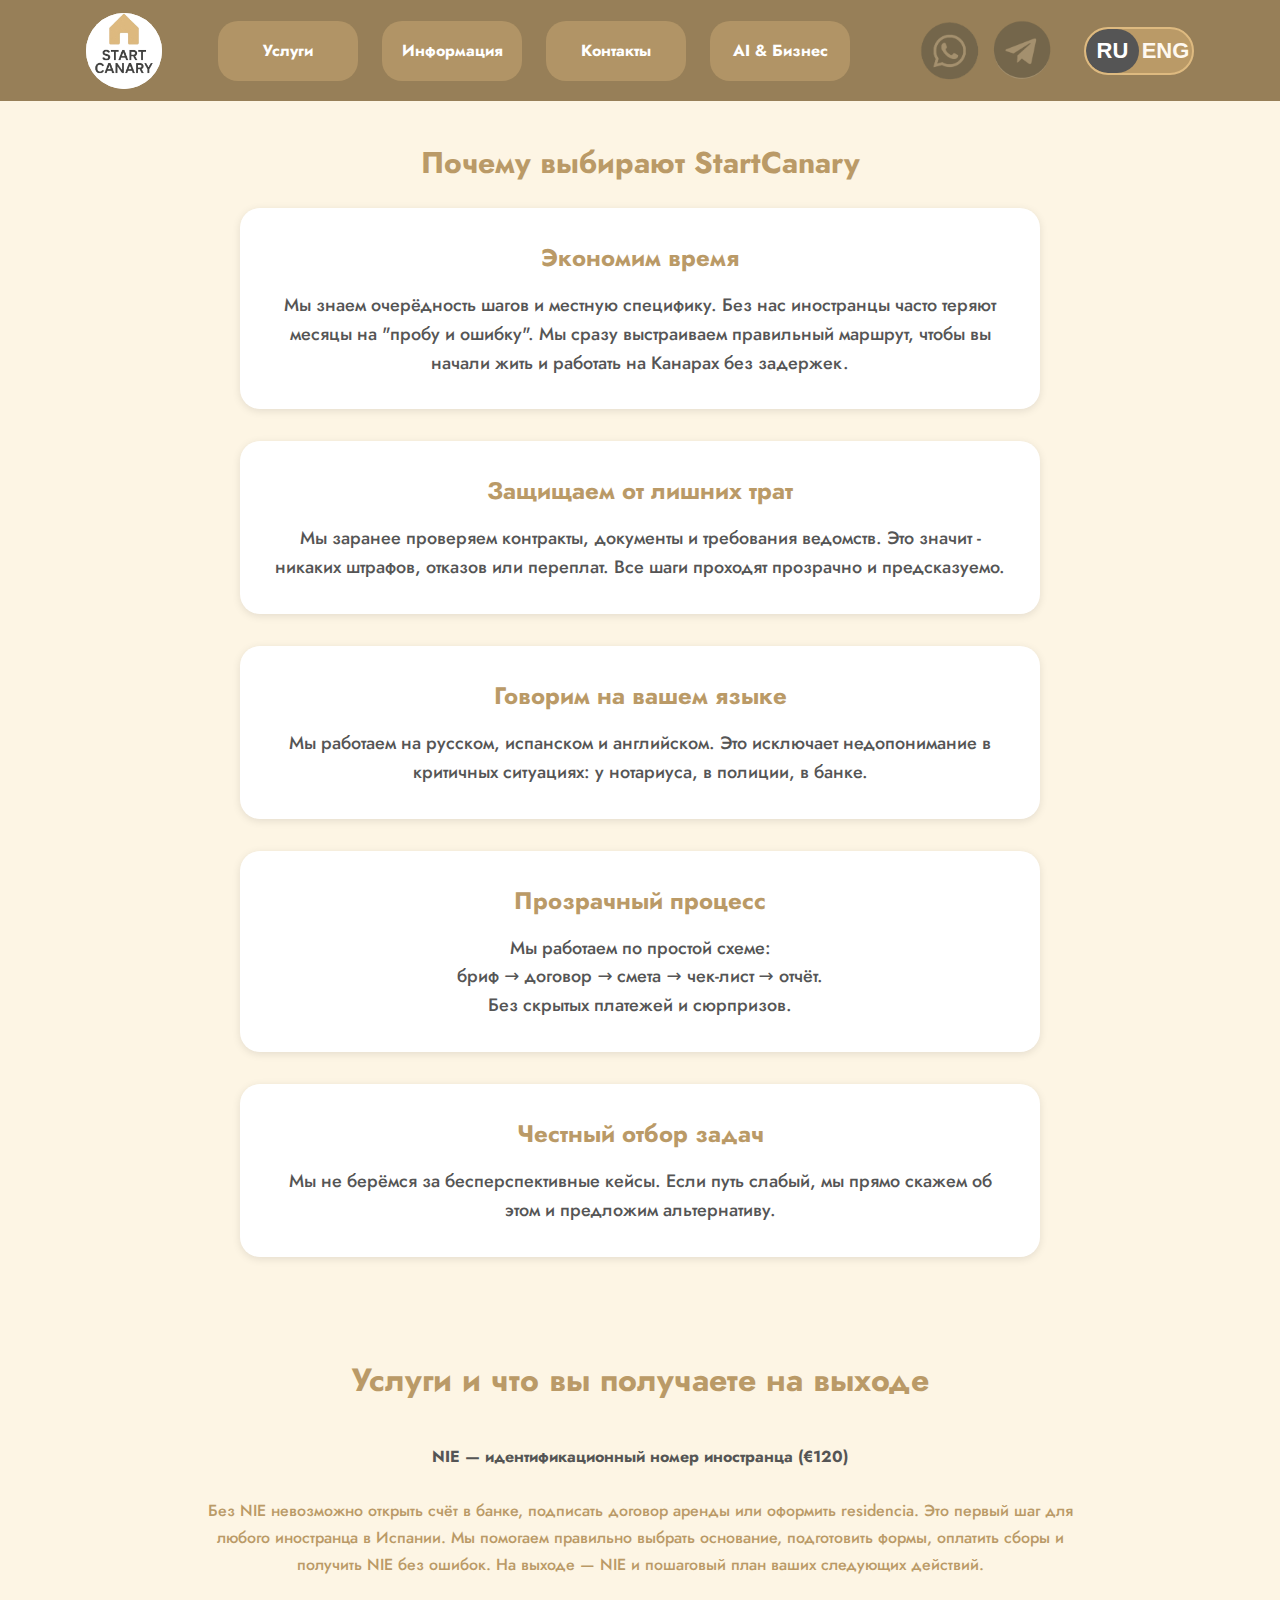
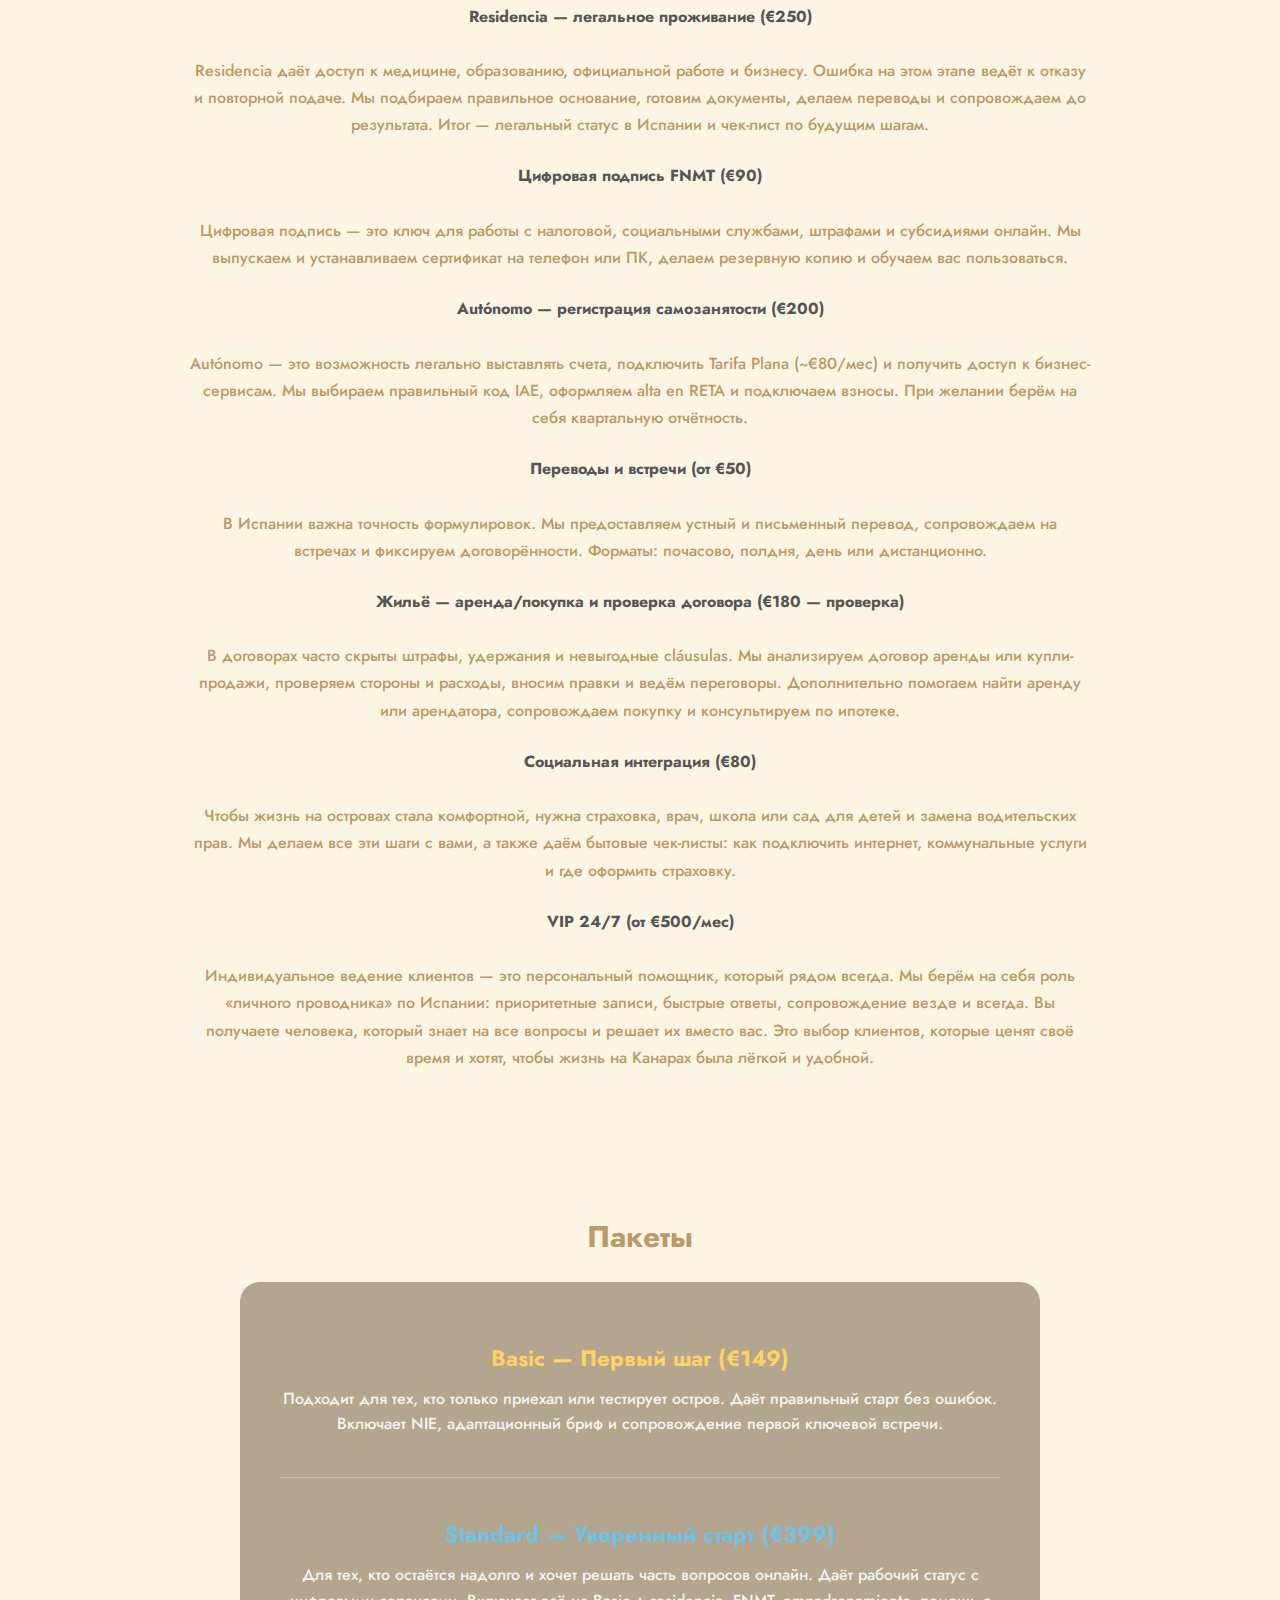
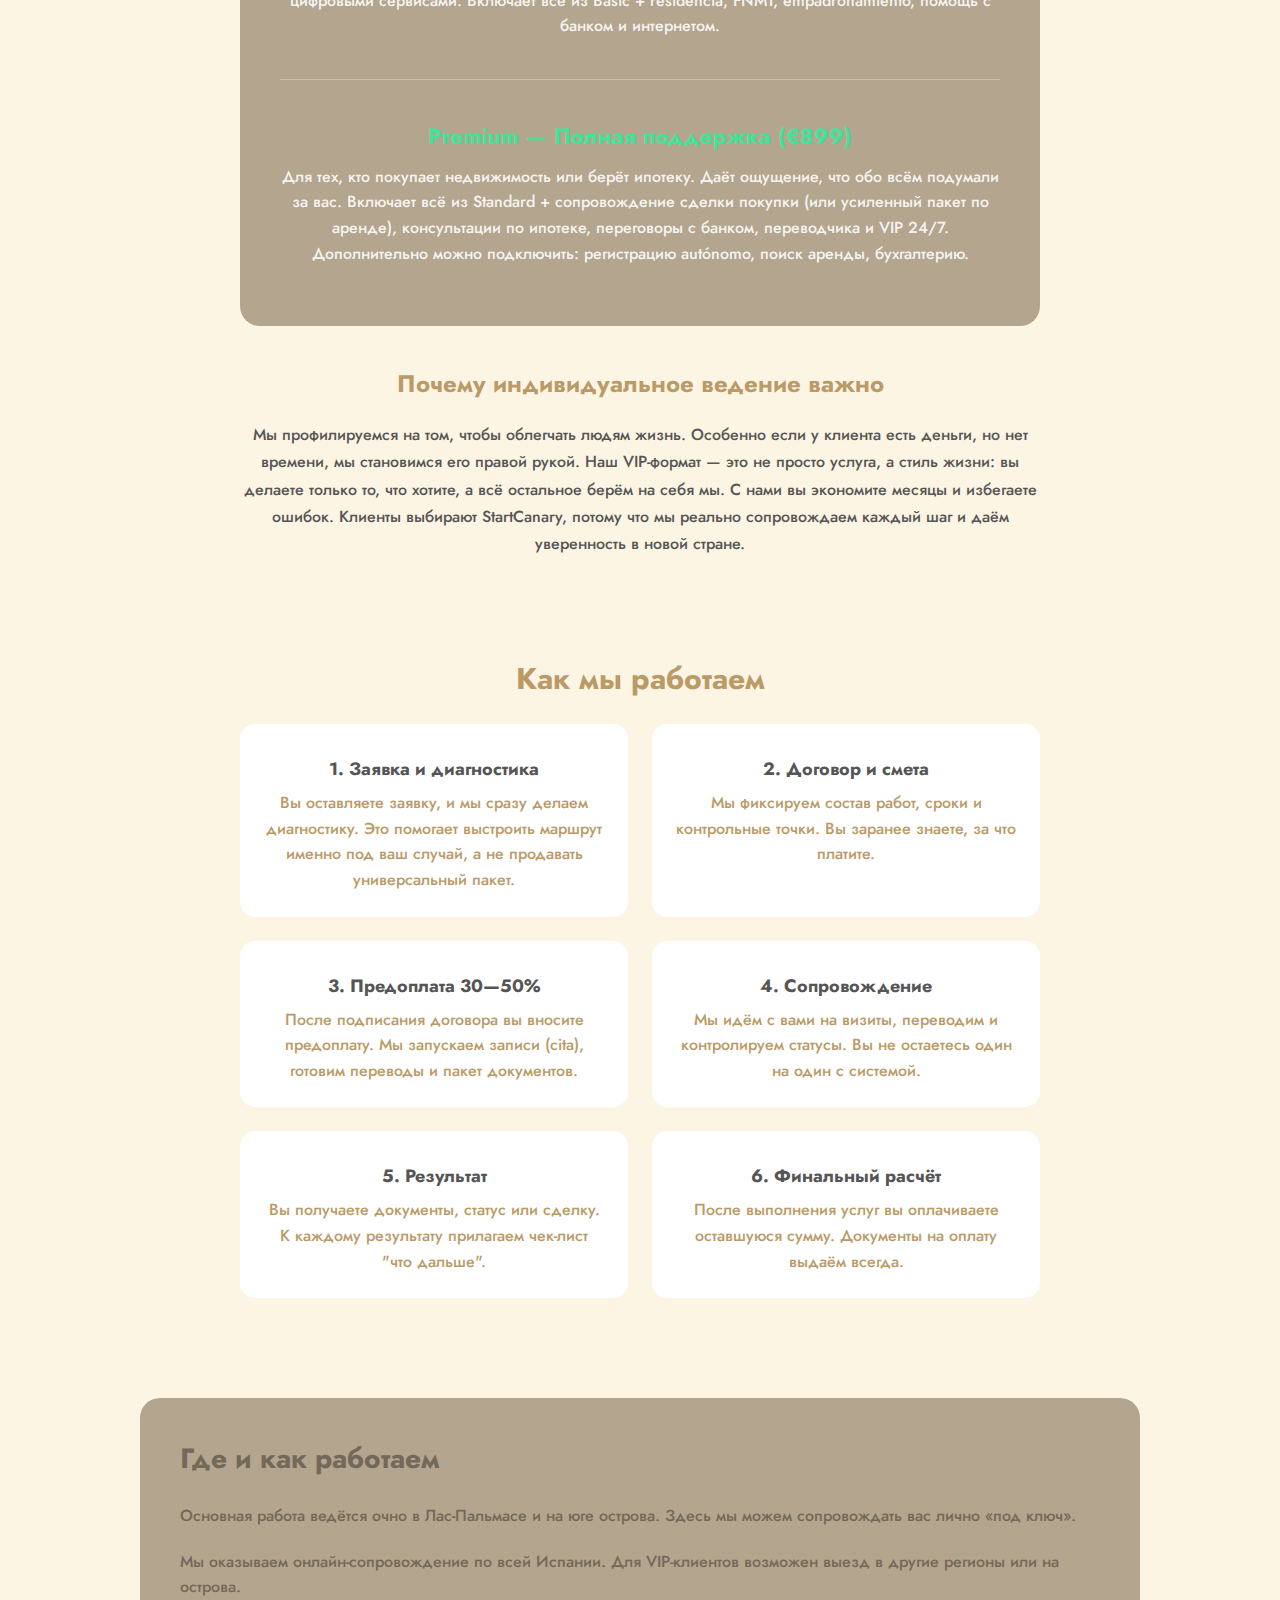
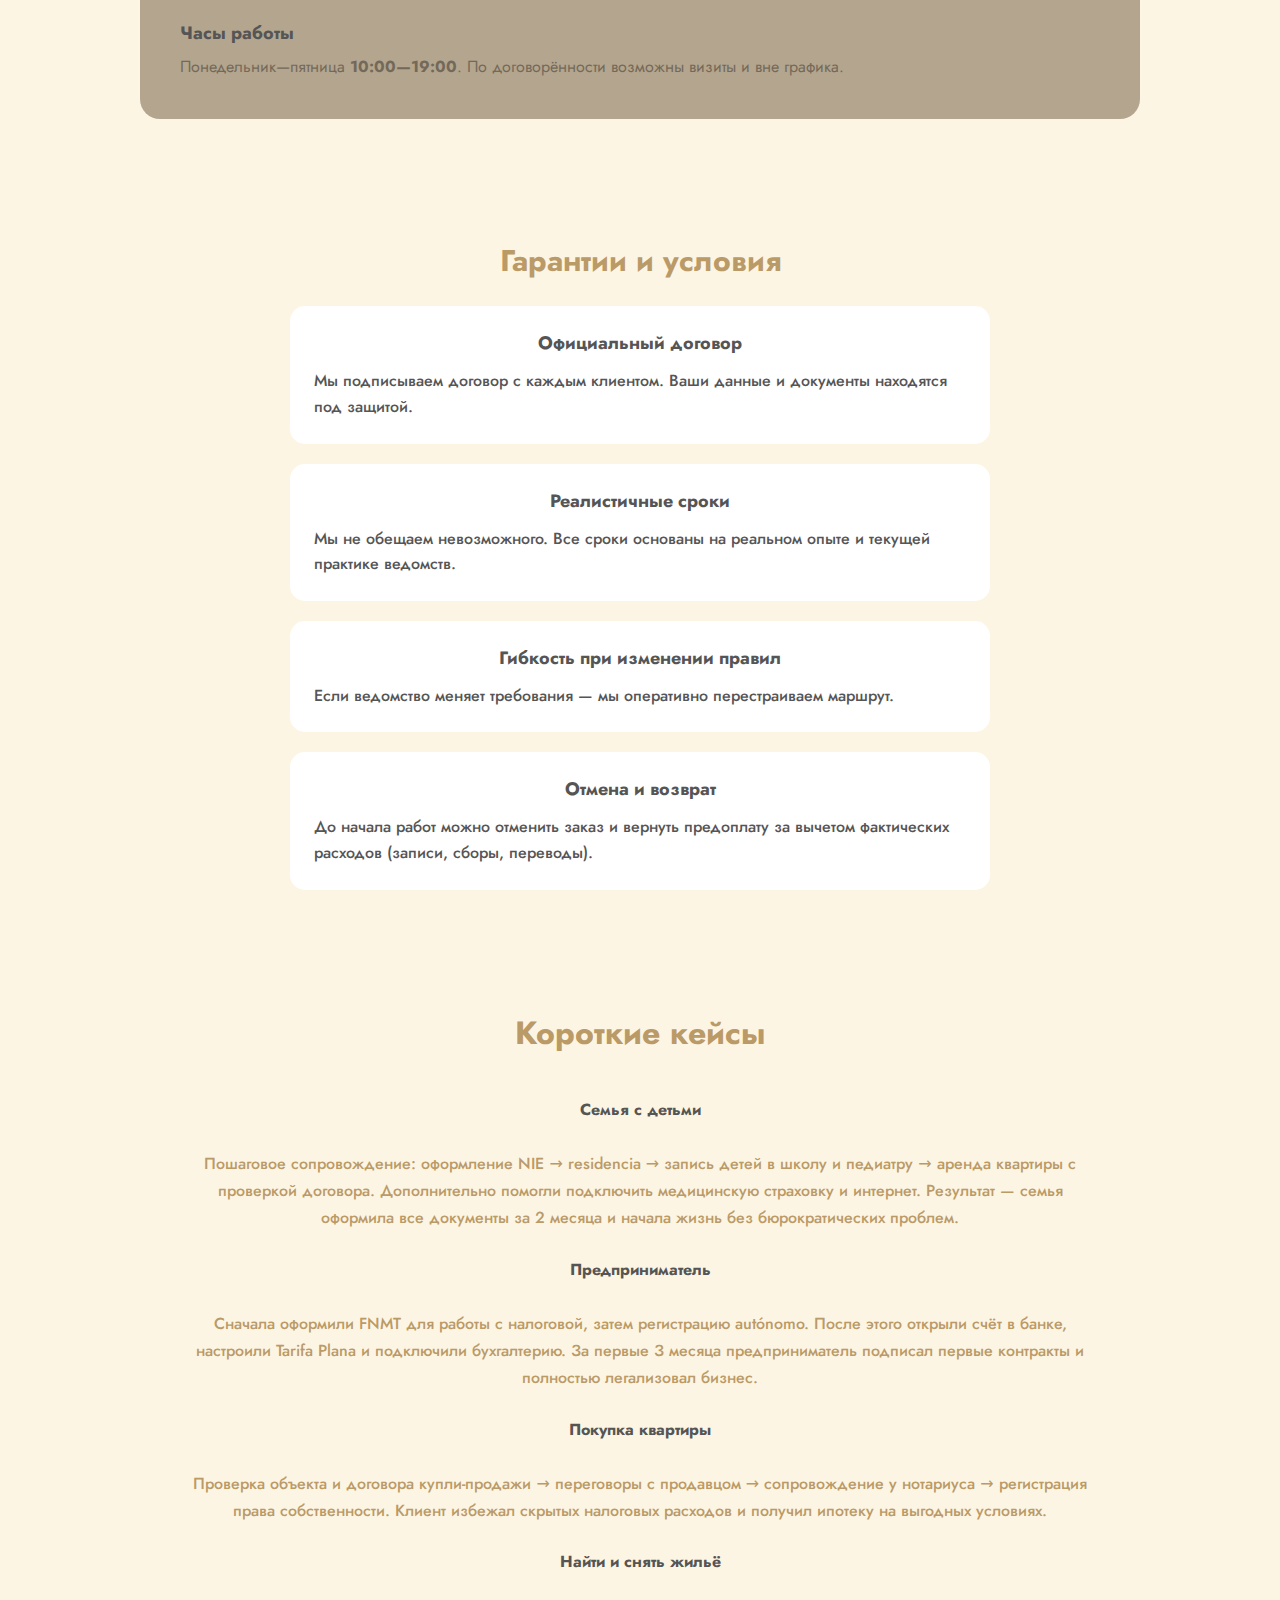
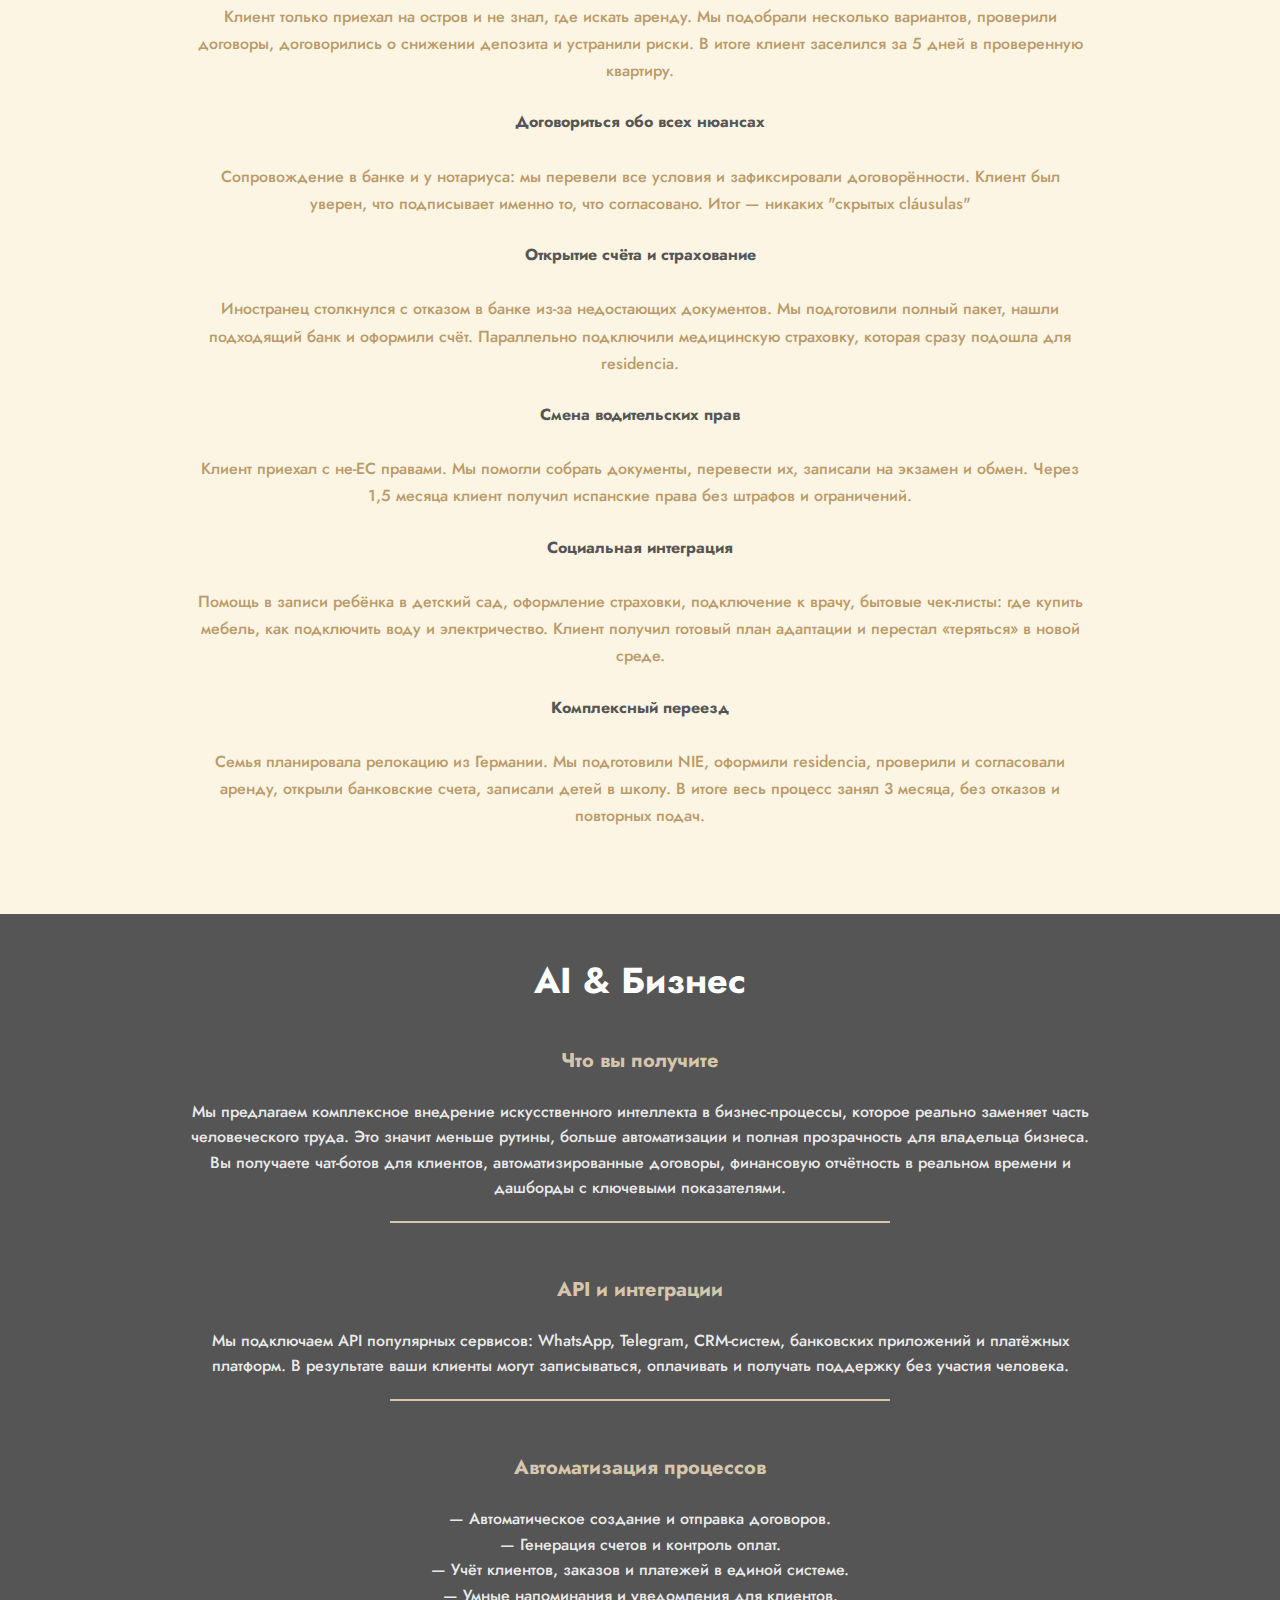
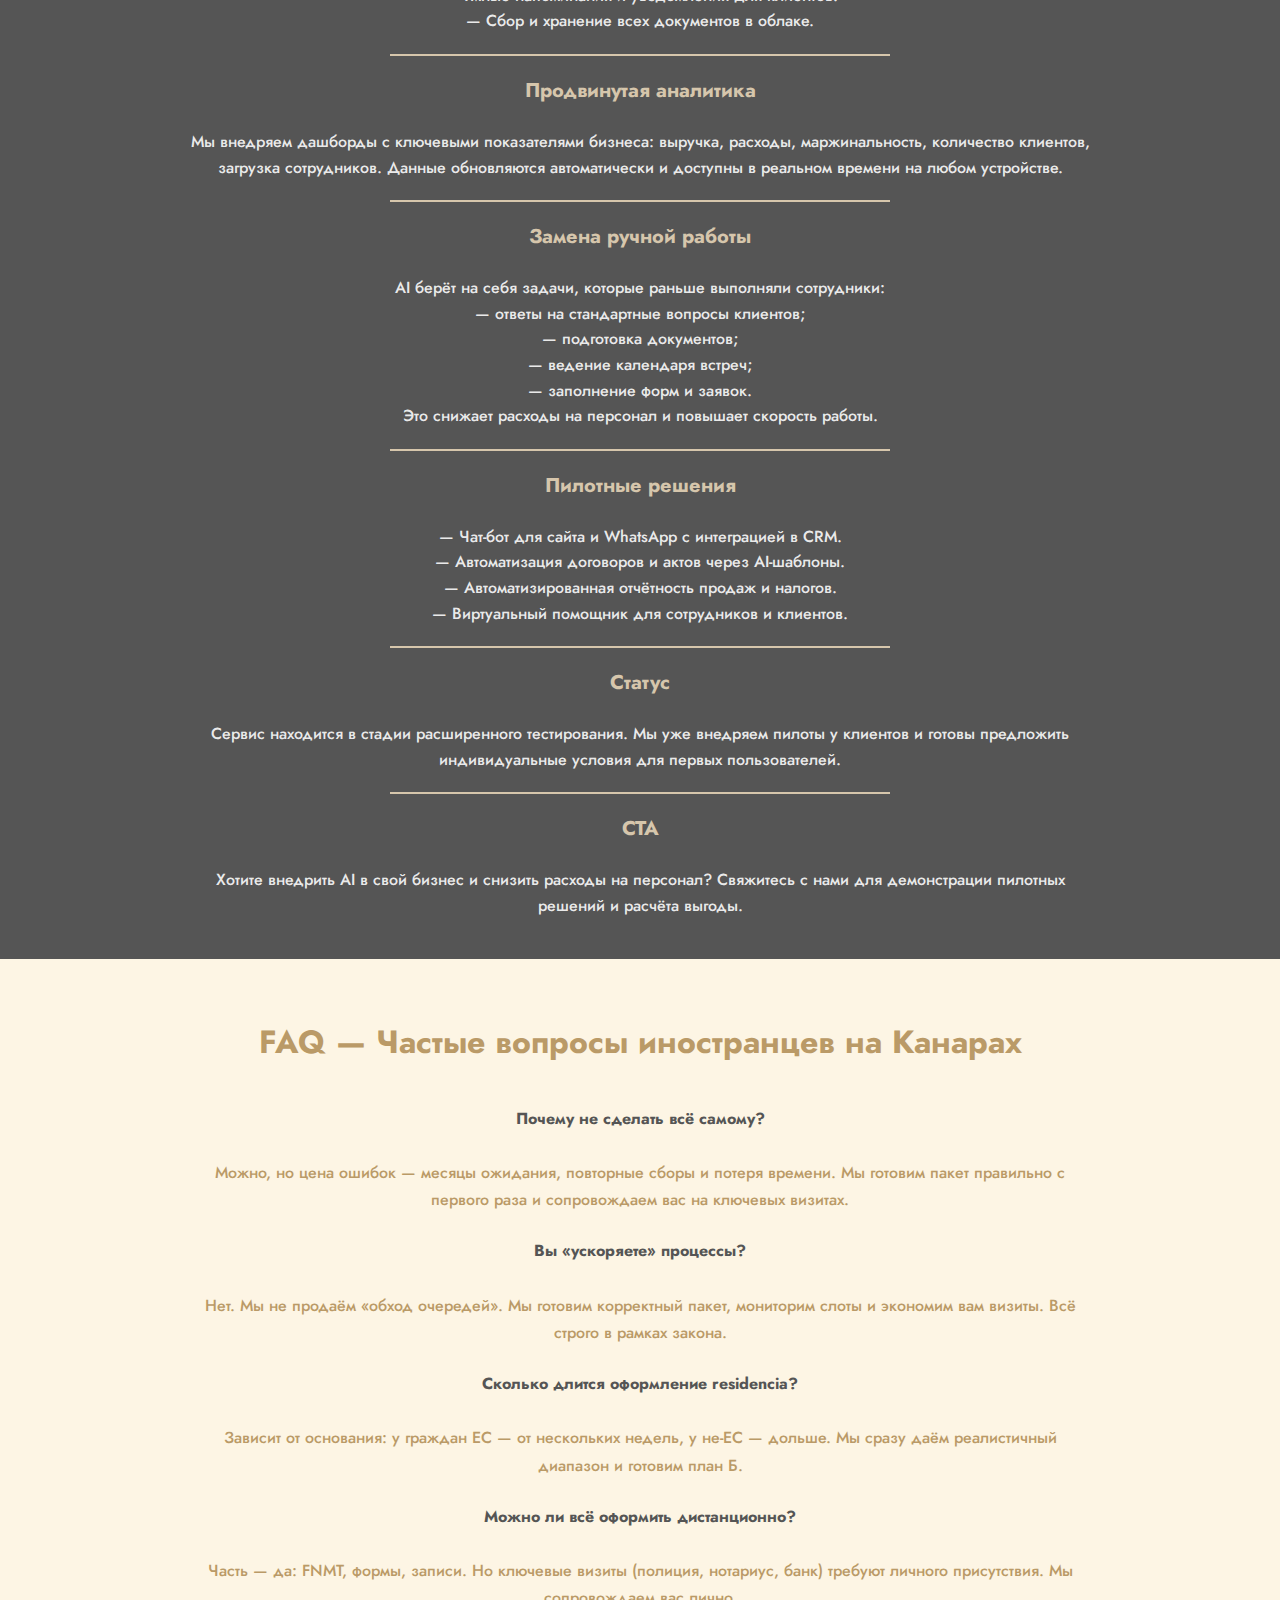
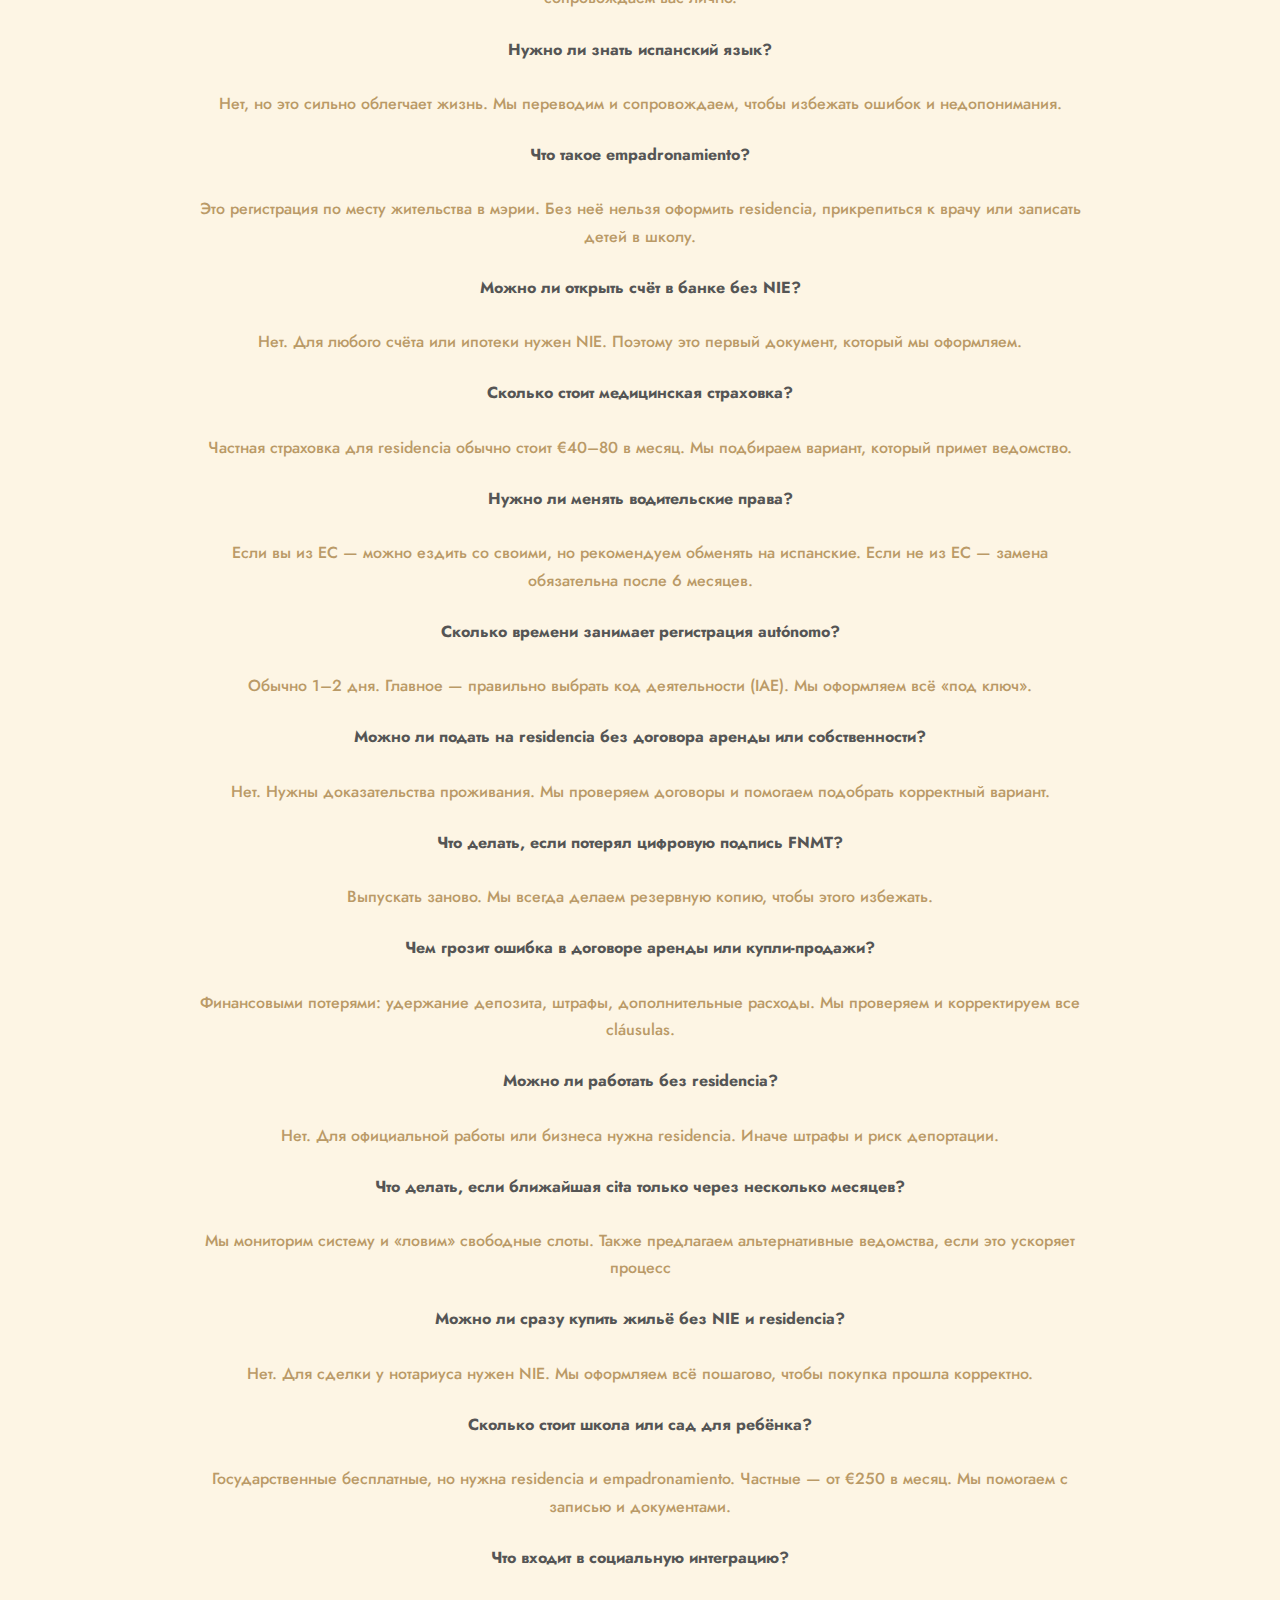
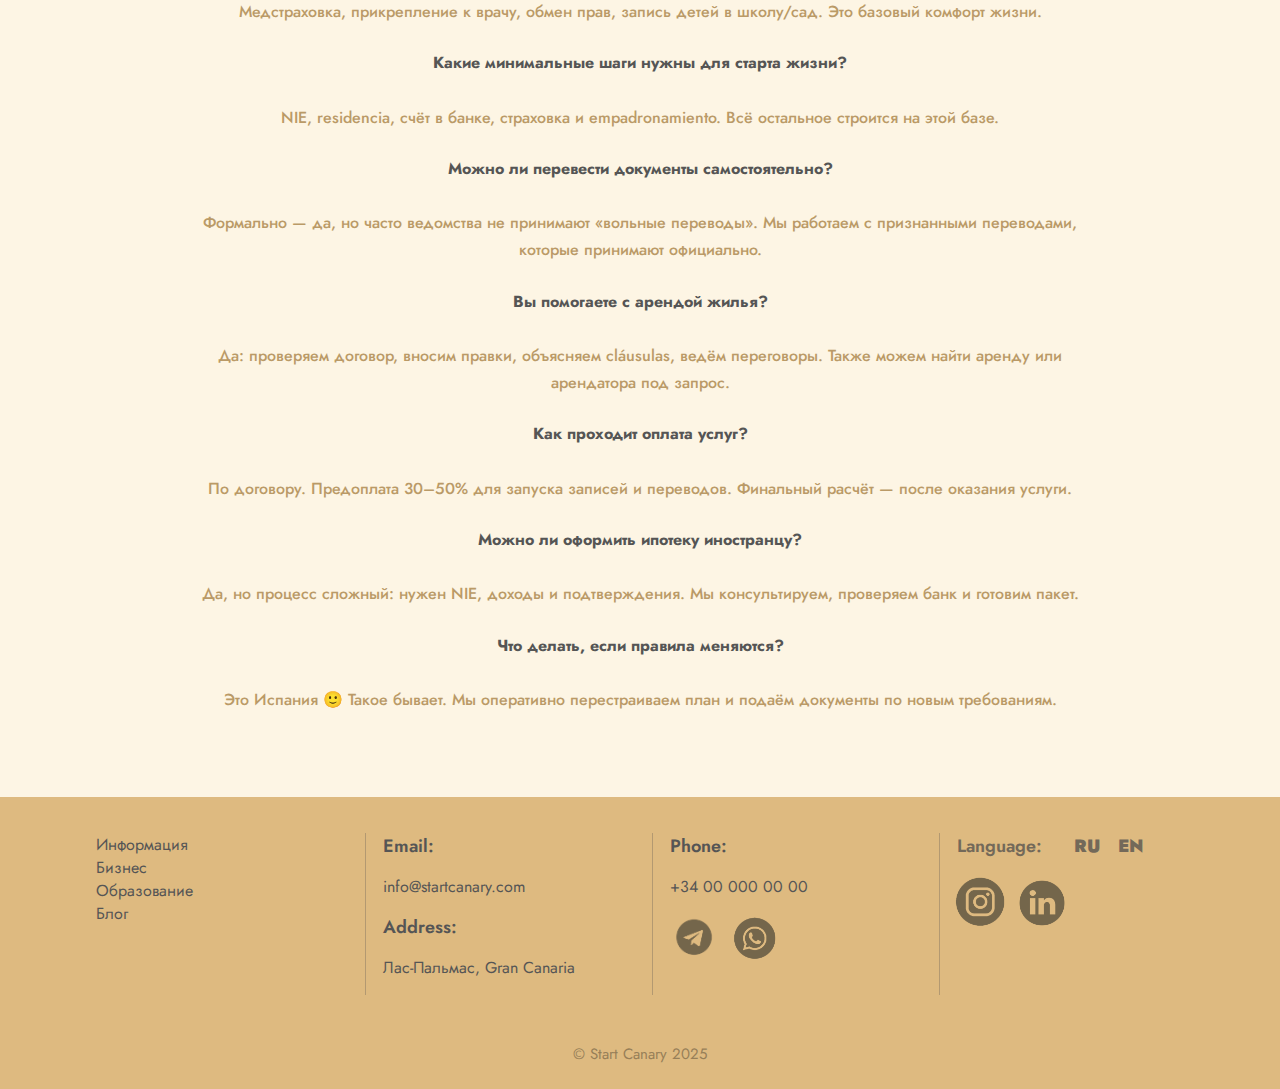
<file: startcanary/info.html>
<!DOCTYPE html>
<html lang="ru">
<head>
    <meta charset="UTF-8">
    <meta name="viewport" content="width=device-width, initial-scale=1.0">
    <title>Start Canary - Информация</title>
    <link rel="preconnect" href="https://fonts.googleapis.com">
    <link rel="preconnect" href="https://fonts.gstatic.com" crossorigin>
    <link href="https://fonts.googleapis.com/css2?family=Jost:wght@400;500;600;700;800&display=swap" rel="stylesheet">
    <link rel="stylesheet" href="styles.css" />
    <link rel="stylesheet" href="info-styles.css" />
</head>
<body>
    <header class="header">
    <div class="container header__inner">
      <a class="logo" href="index.html">
        <img src="startcanaryicons/pin.png" alt="logo">
      </a>

      <nav class="nav">
        <a class="nav__pill" href="index.html#services">Услуги</a>
        <a class="nav__pill" href="info.html">Информация</a>
        <a class="nav__pill" href="#contacts">Контакты</a>
        <a class="nav__pill" href="#ai-business">AI & Бизнес</a>
      </nav>

      <div class="header__actions">
        <a class="icon-btn" aria-label="WhatsApp" href="#">
          <img src="startcanaryicons/whatsapp.png" alt="WhatsApp">
        </a>
        <a class="icon-btn1" aria-label="Telegram" href="#">
          <img src="startcanaryicons/telegram.png" alt="Telegram">
        </a>

        <div class="lang-switch">
          <button class="lang-switch__btn lang-switch__btn--active" type="button"><a href="info.html">RU</a></button>
          <button class="lang-switch__btn" type="button"><a href="info-en.html">ENG</a></button>
        </div>
      </div>
    </div>
  </header>

  <section class="info-why">
    <div class="container">
      <h2 class="section-title">Почему выбирают StartCanary</h2>
      
      <div class="info-reasons">
        <div class="info-reason">
          <h3 class="info-reason__title">Экономим время</h3>
          <p class="info-reason__text">Мы знаем очерёдность шагов и местную специфику. Без нас иностранцы часто теряют месяцы на "пробу и ошибку". Мы сразу выстраиваем правильный маршрут, чтобы вы начали жить и работать на Канарах без задержек.</p>
        </div>

        <div class="info-reason">
          <h3 class="info-reason__title">Защищаем от лишних трат</h3>
          <p class="info-reason__text">Мы заранее проверяем контракты, документы и требования ведомств. Это значит - никаких штрафов, отказов или переплат. Все шаги проходят прозрачно и предсказуемо.</p>
        </div>

        <div class="info-reason">
          <h3 class="info-reason__title">Говорим на вашем языке</h3>
          <p class="info-reason__text">Мы работаем на русском, испанском и английском. Это исключает недопонимание в критичных ситуациях: у нотариуса, в полиции, в банке.</p>
        </div>

        <div class="info-reason">
          <h3 class="info-reason__title">Прозрачный процесс</h3>
          <p class="info-reason__text">Мы работаем по простой схеме:<br>бриф → договор → смета → чек-лист → отчёт.<br>Без скрытых платежей и сюрпризов.</p>
        </div>

        <div class="info-reason">
          <h3 class="info-reason__title">Честный отбор задач</h3>
          <p class="info-reason__text">Мы не берёмся за бесперспективные кейсы. Если путь слабый, мы прямо скажем об этом и предложим альтернативу.</p>
        </div>
      </div>
    </div>
  </section>

  <section class="info-services">
    <div class="container">
      <h2 class="info-title">Услуги и что вы получаете на выходе</h2>
      
      <div class="info-text">
        <p><strong>NIE — идентификационный номер иностранца (€120)</strong><br>
        Без NIE невозможно открыть счёт в банке, подписать договор аренды или оформить residencia. Это первый шаг для любого иностранца в Испании. Мы помогаем правильно выбрать основание, подготовить формы, оплатить сборы и получить NIE без ошибок. На выходе — NIE и пошаговый план ваших следующих действий.</p>

        <p><strong>Residencia — легальное проживание (€250)</strong><br>
        Residencia даёт доступ к медицине, образованию, официальной работе и бизнесу. Ошибка на этом этапе ведёт к отказу и повторной подаче. Мы подбираем правильное основание, готовим документы, делаем переводы и сопровождаем до результата. Итог — легальный статус в Испании и чек-лист по будущим шагам.</p>

        <p><strong>Цифровая подпись FNMT (€90)</strong><br>
        Цифровая подпись — это ключ для работы с налоговой, социальными службами, штрафами и субсидиями онлайн. Мы выпускаем и устанавливаем сертификат на телефон или ПК, делаем резервную копию и обучаем вас пользоваться.</p>

        <p><strong>Autónomo — регистрация самозанятости (€200)</strong><br>
        Autónomo — это возможность легально выставлять счета, подключить Tarifa Plana (~€80/мес) и получить доступ к бизнес-сервисам. Мы выбираем правильный код IAE, оформляем alta en RETA и подключаем взносы. При желании берём на себя квартальную отчётность.</p>

        <p><strong>Переводы и встречи (от €50)</strong><br>
        В Испании важна точность формулировок. Мы предоставляем устный и письменный перевод, сопровождаем на встречах и фиксируем договорённости. Форматы: почасово, полдня, день или дистанционно.</p>

        <p><strong>Жильё — аренда/покупка и проверка договора (€180 — проверка)</strong><br>
        В договорах часто скрыты штрафы, удержания и невыгодные cláusulas. Мы анализируем договор аренды или купли-продажи, проверяем стороны и расходы, вносим правки и ведём переговоры. Дополнительно помогаем найти аренду или арендатора, сопровождаем покупку и консультируем по ипотеке.</p>

        <p><strong>Социальная интеграция (€80)</strong><br>
        Чтобы жизнь на островах стала комфортной, нужна страховка, врач, школа или сад для детей и замена водительских прав. Мы делаем все эти шаги с вами, а также даём бытовые чек-листы: как подключить интернет, коммунальные услуги и где оформить страховку.</p>

        <p><strong>VIP 24/7 (от €500/мес)</strong><br>
        Индивидуальное ведение клиентов — это персональный помощник, который рядом всегда. Мы берём на себя роль «личного проводника» по Испании: приоритетные записи, быстрые ответы, сопровождение везде и всегда. Вы получаете человека, который знает на все вопросы и решает их вместо вас. Это выбор клиентов, которые ценят своё время и хотят, чтобы жизнь на Канарах была лёгкой и удобной.</p>
      </div>
    </div>
  </section>

  <section class="info-packages-unified">
    <div class="container">
      <h2 class="section-title">Пакеты</h2>
      
      <div class="info-packages-block">
        <div class="info-package-unified">
          <h3 class="info-package-unified__name">Basic — Первый шаг (€149)</h3>
          <p class="info-package-unified__text">Подходит для тех, кто только приехал или тестирует остров. Даёт правильный старт без ошибок. Включает NIE, адаптационный бриф и сопровождение первой ключевой встречи.</p>
        </div>

        <div class="info-package-separator"></div>

        <div class="info-package-unified">
          <h3 class="info-package-unified__name">Standard — Уверенный старт (€399)</h3>
          <p class="info-package-unified__text">Для тех, кто остаётся надолго и хочет решать часть вопросов онлайн. Даёт рабочий статус с цифровыми сервисами. Включает всё из Basic + residencia, FNMT, empadronamiento, помощь с банком и интернетом.</p>
        </div>

        <div class="info-package-separator"></div>

        <div class="info-package-unified">
          <h3 class="info-package-unified__name">Premium — Полная поддержка (€899)</h3>
          <p class="info-package-unified__text">Для тех, кто покупает недвижимость или берёт ипотеку. Даёт ощущение, что обо всём подумали за вас. Включает всё из Standard + сопровождение сделки покупки (или усиленный пакет по аренде), консультации по ипотеке, переговоры с банком, переводчика и VIP 24/7. Дополнительно можно подключить: регистрацию autónomo, поиск аренды, бухгалтерию.</p>
        </div>
      </div>

      <div class="info-packages-note">
        <h3 class="info-note-title">Почему индивидуальное ведение важно</h3>
        <p class="info-note-text">Мы профилируемся на том, чтобы облегчать людям жизнь. Особенно если у клиента есть деньги, но нет времени, мы становимся его правой рукой. Наш VIP-формат — это не просто услуга, а стиль жизни: вы делаете только то, что хотите, а всё остальное берём на себя мы. С нами вы экономите месяцы и избегаете ошибок. Клиенты выбирают StartCanary, потому что мы реально сопровождаем каждый шаг и даём уверенность в новой стране.</p>
      </div>
    </div>
  </section>

  <section class="info-process">
    <div class="container">
      <h2 class="section-title">Как мы работаем</h2>
      
      <div class="info-process-grid">
        <div class="info-process-item">
          <h3 class="info-process__title">1. Заявка и диагностика</h3>
          <p class="info-process__text">Вы оставляете заявку, и мы сразу делаем диагностику. Это помогает выстроить маршрут именно под ваш случай, а не продавать универсальный пакет.</p>
        </div>

        <div class="info-process-item">
          <h3 class="info-process__title">2. Договор и смета</h3>
          <p class="info-process__text">Мы фиксируем состав работ, сроки и контрольные точки. Вы заранее знаете, за что платите.</p>
        </div>

        <div class="info-process-item">
          <h3 class="info-process__title">3. Предоплата 30—50%</h3>
          <p class="info-process__text">После подписания договора вы вносите предоплату. Мы запускаем записи (cita), готовим переводы и пакет документов.</p>
        </div>

        <div class="info-process-item">
          <h3 class="info-process__title">4. Сопровождение</h3>
          <p class="info-process__text">Мы идём с вами на визиты, переводим и контролируем статусы. Вы не остаетесь один на один с системой.</p>
        </div>

        <div class="info-process-item">
          <h3 class="info-process__title">5. Результат</h3>
          <p class="info-process__text">Вы получаете документы, статус или сделку. К каждому результату прилагаем чек-лист "что дальше".</p>
        </div>

        <div class="info-process-item">
          <h3 class="info-process__title">6. Финальный расчёт</h3>
          <p class="info-process__text">После выполнения услуг вы оплачиваете оставшуюся сумму. Документы на оплату выдаём всегда.</p>
        </div>
      </div>
    </div>
  </section>

  <section class="info-location-wide">
    <div class="container">
      <div class="info-location-wide-card">
        <h2 class="info-location-wide__title">Где и как работаем</h2>
        <div class="info-location-wide__content">
          <p class="info-location-wide__text">Основная работа ведётся очно в Лас-Пальмасе и на юге острова. Здесь мы можем сопровождать вас лично «под ключ».</p>
          <p class="info-location-wide__text">Мы оказываем онлайн-сопровождение по всей Испании. Для VIP-клиентов возможен выезд в другие регионы или на острова.</p>
          <div class="info-location-wide__hours">
            <h3 class="info-location-wide__hours-title">Часы работы</h3>
            <p class="info-location-wide__hours-text">Понедельник—пятница <strong>10:00—19:00</strong>. По договорённости возможны визиты и вне графика.</p>
          </div>
        </div>
      </div>
    </div>
  </section>

  <section class="info-guarantees-vertical">
    <div class="container">
      <h2 class="section-title">Гарантии и условия</h2>
      
      <div class="info-guarantees-vertical-list">
        <div class="info-guarantee-vertical-item">
          <h3 class="info-guarantee-vertical__title">Официальный договор</h3>
          <p class="info-guarantee-vertical__text">Мы подписываем договор с каждым клиентом. Ваши данные и документы находятся под защитой.</p>
        </div>

        <div class="info-guarantee-vertical-item">
          <h3 class="info-guarantee-vertical__title">Реалистичные сроки</h3>
          <p class="info-guarantee-vertical__text">Мы не обещаем невозможного. Все сроки основаны на реальном опыте и текущей практике ведомств.</p>
        </div>

        <div class="info-guarantee-vertical-item">
          <h3 class="info-guarantee-vertical__title">Гибкость при изменении правил</h3>
          <p class="info-guarantee-vertical__text">Если ведомство меняет требования — мы оперативно перестраиваем маршрут.</p>
        </div>

        <div class="info-guarantee-vertical-item">
          <h3 class="info-guarantee-vertical__title">Отмена и возврат</h3>
          <p class="info-guarantee-vertical__text">До начала работ можно отменить заказ и вернуть предоплату за вычетом фактических расходов (записи, сборы, переводы).</p>
        </div>
      </div>
    </div>
  </section>

  <section class="info-cases">
    <div class="container">
      <h2 class="info-title">Короткие кейсы</h2>
      
      <div class="info-text">
        <p><strong>Семья с детьми</strong><br>
        Пошаговое сопровождение: оформление NIE → residencia → запись детей в школу и педиатру → аренда квартиры с проверкой договора. Дополнительно помогли подключить медицинскую страховку и интернет. Результат — семья оформила все документы за 2 месяца и начала жизнь без бюрократических проблем.</p>

        <p><strong>Предприниматель</strong><br>
        Сначала оформили FNMT для работы с налоговой, затем регистрацию autónomo. После этого открыли счёт в банке, настроили Tarifa Plana и подключили бухгалтерию. За первые З месяца предприниматель подписал первые контракты и полностью легализовал бизнес.</p>

        <p><strong>Покупка квартиры</strong><br>
        Проверка объекта и договора купли-продажи → переговоры с продавцом → сопровождение у нотариуса → регистрация права собственности. Клиент избежал скрытых налоговых расходов и получил ипотеку на выгодных условиях.</p>

        <p><strong>Найти и снять жильё</strong><br>
        Клиент только приехал на остров и не знал, где искать аренду. Мы подобрали несколько вариантов, проверили договоры, договорились о снижении депозита и устранили риски. В итоге клиент заселился за 5 дней в проверенную квартиру.</p>

        <p><strong>Договориться обо всех нюансах</strong><br>
        Сопровождение в банке и у нотариуса: мы перевели все условия и зафиксировали договорённости. Клиент был уверен, что подписывает именно то, что согласовано. Итог — никаких "скрытых cláusulas"</p>

        <p><strong>Открытие счёта и страхование</strong><br>
        Иностранец столкнулся с отказом в банке из-за недостающих документов. Мы подготовили полный пакет, нашли подходящий банк и оформили счёт. Параллельно подключили медицинскую страховку, которая сразу подошла для residencia.</p>

        <p><strong>Смена водительских прав</strong><br>
        Клиент приехал с не-ЕС правами. Мы помогли собрать документы, перевести их, записали на экзамен и обмен. Через 1,5 месяца клиент получил испанские права без штрафов и ограничений.</p>

        <p><strong>Социальная интеграция</strong><br>
        Помощь в записи ребёнка в детский сад, оформление страховки, подключение к врачу, бытовые чек-листы: где купить мебель, как подключить воду и электричество. Клиент получил готовый план адаптации и перестал «теряться» в новой среде.</p>

        <p><strong>Комплексный переезд</strong><br>
        Семья планировала релокацию из Германии. Мы подготовили NIE, оформили residencia, проверили и согласовали аренду, открыли банковские счета, записали детей в школу. В итоге весь процесс занял 3 месяца, без отказов и повторных подач.</p>
      </div>
    </div>
  </section>

  <section class="info-ai-business" id="ai-business">
    <div class="container">
      <div class="info-ai-card">
        <h2 class="info-ai__title">AI & Бизнес</h2>
        
        <div class="info-ai-content">
          <div class="info-ai-section">
            <h3 class="info-ai-section__title">Что вы получите</h3>
            <p class="info-ai-section__text">Мы предлагаем комплексное внедрение искусственного интеллекта в бизнес-процессы, которое реально заменяет часть человеческого труда. Это значит меньше рутины, больше автоматизации и полная прозрачность для владельца бизнеса. Вы получаете чат-ботов для клиентов, автоматизированные договоры, финансовую отчётность в реальном времени и дашборды с ключевыми показателями.</p>
            <div class="info-ai-section__separator"></div>
          </div>

          <div class="info-ai-section">
            <h3 class="info-ai-section__title">API и интеграции</h3>
            <p class="info-ai-section__text">Мы подключаем API популярных сервисов: WhatsApp, Telegram, CRM-систем, банковских приложений и платёжных платформ. В результате ваши клиенты могут записываться, оплачивать и получать поддержку без участия человека.</p>
            <div class="info-ai-section__separator"></div>
          </div>

          <div class="info-ai-section">
            <h3 class="info-ai-section__title">Автоматизация процессов</h3>
            <p class="info-ai-section__text">— Автоматическое создание и отправка договоров.<br>— Генерация счетов и контроль оплат.<br>— Учёт клиентов, заказов и платежей в единой системе.<br>— Умные напоминания и уведомления для клиентов.<br>— Сбор и хранение всех документов в облаке.</p>
          <div class="info-ai-section__separator">
          </div>

          <div class="info-ai-section">
            <h3 class="info-ai-section__title">Продвинутая аналитика</h3>
            <p class="info-ai-section__text">Мы внедряем дашборды с ключевыми показателями бизнеса: выручка, расходы, маржинальность, количество клиентов, загрузка сотрудников. Данные обновляются автоматически и доступны в реальном времени на любом устройстве.</p>
            <div class="info-ai-section__separator"></div>
          </div>

          <div class="info-ai-section">
            <h3 class="info-ai-section__title">Замена ручной работы</h3>
            <p class="info-ai-section__text">AI берёт на себя задачи, которые раньше выполняли сотрудники:<br>— ответы на стандартные вопросы клиентов;<br>— подготовка документов;<br>— ведение календаря встреч;<br>— заполнение форм и заявок.<br>Это снижает расходы на персонал и повышает скорость работы.</p>
            <div class="info-ai-section__separator"></div>
          </div>

          <div class="info-ai-section">
            <h3 class="info-ai-section__title">Пилотные решения</h3>
            <p class="info-ai-section__text">— Чат-бот для сайта и WhatsApp с интеграцией в CRM.<br>— Автоматизация договоров и актов через AI-шаблоны.<br>— Автоматизированная отчётность продаж и налогов.<br>— Виртуальный помощник для сотрудников и клиентов.</p>
            <div class="info-ai-section__separator"></div>
          </div>

          <div class="info-ai-section">
            <h3 class="info-ai-section__title">Статус</h3>
            <p class="info-ai-section__text">Сервис находится в стадии расширенного тестирования. Мы уже внедряем пилоты у клиентов и готовы предложить индивидуальные условия для первых пользователей.</p>
            <div class="info-ai-section__separator"></div>
          </div>

          <div class="info-ai-section">
            <h3 class="info-ai-section__title">CTA</h3>
            <p class="info-ai-section__text">Хотите внедрить AI в свой бизнес и снизить расходы на персонал? Свяжитесь с нами для демонстрации пилотных решений и расчёта выгоды.</p>
          </div>
        </div>
      </div>
    </div>
  </section>

  <section class="info-faq">
    <div class="container">
      <h2 class="info-title">FAQ — Частые вопросы иностранцев на Канарах</h2>
      
      <div class="info-text">
        <p><strong>Почему не сделать всё самому?</strong><br>
        Можно, но цена ошибок — месяцы ожидания, повторные сборы и потеря времени. Мы готовим пакет правильно с первого раза и сопровождаем вас на ключевых визитах.</p>

        <p><strong>Вы «ускоряете» процессы?</strong><br>
        Нет. Мы не продаём «обход очередей». Мы готовим корректный пакет, мониторим слоты и экономим вам визиты. Всё строго в рамках закона.</p>

        <p><strong>Сколько длится оформление residencia?</strong><br>
        Зависит от основания: у граждан ЕС — от нескольких недель, у не-ЕС — дольше. Мы сразу даём реалистичный диапазон и готовим план Б.</p>

        <p><strong>Можно ли всё оформить дистанционно?</strong><br>
        Часть — да: FNMT, формы, записи. Но ключевые визиты (полиция, нотариус, банк) требуют личного присутствия. Мы сопровождаем вас лично.</p>

        <p><strong>Нужно ли знать испанский язык?</strong><br>
        Нет, но это сильно облегчает жизнь. Мы переводим и сопровождаем, чтобы избежать ошибок и недопонимания.</p>

        <p><strong>Что такое empadronamiento?</strong><br>
        Это регистрация по месту жительства в мэрии. Без неё нельзя оформить residencia, прикрепиться к врачу или записать детей в школу.</p>

        <p><strong>Можно ли открыть счёт в банке без NIE?</strong><br>
        Нет. Для любого счёта или ипотеки нужен NIE. Поэтому это первый документ, который мы оформляем.</p>

        <p><strong>Сколько стоит медицинская страховка?</strong><br>
        Частная страховка для residencia обычно стоит €40–80 в месяц. Мы подбираем вариант, который примет ведомство.</p>

        <p><strong>Нужно ли менять водительские права?</strong><br>
        Если вы из ЕС — можно ездить со своими, но рекомендуем обменять на испанские. Если не из ЕС — замена обязательна после 6 месяцев.</p>

        <p><strong>Сколько времени занимает регистрация autónomo?</strong><br>
        Обычно 1–2 дня. Главное — правильно выбрать код деятельности (IAE). Мы оформляем всё «под ключ».</p>

        <p><strong>Можно ли подать на residencia без договора аренды или собственности?</strong><br>
        Нет. Нужны доказательства проживания. Мы проверяем договоры и помогаем подобрать корректный вариант.</p>

        <p><strong>Что делать, если потерял цифровую подпись FNMT?</strong><br>
        Выпускать заново. Мы всегда делаем резервную копию, чтобы этого избежать.</p>

        <p><strong>Чем грозит ошибка в договоре аренды или купли-продажи?</strong><br>
        Финансовыми потерями: удержание депозита, штрафы, дополнительные расходы. Мы проверяем и корректируем все cláusulas.</p>

        <p><strong>Можно ли работать без residencia?</strong><br>
        Нет. Для официальной работы или бизнеса нужна residencia. Иначе штрафы и риск депортации.</p>

        <p><strong>Что делать, если ближайшая cita только через несколько месяцев?</strong><br>
        Мы мониторим систему и «ловим» свободные слоты. Также предлагаем альтернативные ведомства, если это ускоряет процесс</p>

        <p><strong>Можно ли сразу купить жильё без NIE и residencia?</strong><br>
        Нет. Для сделки у нотариуса нужен NIE. Мы оформляем всё пошагово, чтобы покупка прошла корректно.</p>

        <p><strong>Сколько стоит школа или сад для ребёнка?</strong><br>
        Государственные бесплатные, но нужна residencia и empadronamiento. Частные — от €250 в месяц. Мы помогаем с записью и документами.</p>

        <p><strong>Что входит в социальную интеграцию?</strong><br>
        Медстраховка, прикрепление к врачу, обмен прав, запись детей в школу/сад. Это базовый комфорт жизни.</p>

        <p><strong>Какие минимальные шаги нужны для старта жизни?</strong><br>
        NIE, residencia, счёт в банке, страховка и empadronamiento. Всё остальное строится на этой базе.</p>

        <p><strong>Можно ли перевести документы самостоятельно?</strong><br>
        Формально — да, но часто ведомства не принимают «вольные переводы». Мы работаем с признанными переводами, которые принимают официально.</p>

        <p><strong>Вы помогаете с арендой жилья?</strong><br>
        Да: проверяем договор, вносим правки, объясняем cláusulas, ведём переговоры. Также можем найти аренду или арендатора под запрос.</p>

        <p><strong>Как проходит оплата услуг?</strong><br>
        По договору. Предоплата 30–50% для запуска записей и переводов. Финальный расчёт — после оказания услуги.</p>

        <p><strong>Можно ли оформить ипотеку иностранцу?</strong><br>
        Да, но процесс сложный: нужен NIE, доходы и подтверждения. Мы консультируем, проверяем банк и готовим пакет.</p>

        <p><strong>Что делать, если правила меняются?</strong><br>
        Это Испания 🙂 Такое бывает. Мы оперативно перестраиваем план и подаём документы по новым требованиям.</p>

      </div>
    </div>
  </section>

  <footer class="footer" id="contacts">
    <div class="container footer__inner">
      <div class="footer__col">
        <ul class="footer__links">
          <li><a href="info.html">Информация</a></li>
          <li><a href="index.html#services">Бизнес</a></li>
          <li><a href="info.html">Образование</a></li>
          <li><a href="#">Блог</a></li>
        </ul>
      </div>

      <div class="footer__col">
        <h4>Email:</h4>
        <p>info@startcanary.com</p>
        <h4>Address:</h4>
        <p>Лас‑Пальмас, Gran Canaria</p>
      </div>

      <div class="footer__col">
        <h4>Phone:</h4>
        <p>+34 00 000 00 00</p>
        <div class="footer__socials">
          <a class="icon-btn" href="#" aria-label="Telegram">
            <img src="startcanaryicons/telegram.png" alt="telegram">
          </a>
          <a class="icon-btn" href="#" aria-label="WhatsApp">
            <img src="startcanaryicons/whatsapp.png" alt="whatsapp">
          </a>
        </div>
      </div>

      <div class="footer__col">
        <div class="footer__lang-row">
          <span class="footer__lang-title">Language:</span>
          <div class="footer__lang">
            <a href="#">RU</a>&nbsp; <a href="info-en.html">EN</a>
          </div>
        </div>
      <div class="footer__socials">
          <a class="icon-btn" href="#" aria-label="Telegram">
            <img src="startcanaryicons/instaicon.png" alt="instagram">
          </a>
          <a class="icon-btn" href="#" aria-label="WhatsApp">
            <img src="startcanaryicons/linkedin.png" alt="linkedin">
          </a>
        </div>
      </div>
    </div>
    <div class="copyright">© Start Canary 2025</div>
  </footer>
</body>
</html>
</file>
<file: styles.css>
:root{
  --bg: #FFFFFF;
  --sand-900:#977F58; 
  --sand-700:#B19466; 
  --beige:#D6C6AC;    
  --beige-2:#FDF5E4;  
  --beige-3:#F9EED6;  
  --card:#FFFFFF;
  --text:#555555;
  --title:#BA9A67;
  --accent:#B3A58E; 
  --accent-2:#A4957D;
  --pill:#FFF9F0;
  --cta:#EFFFBC;
  --line:#736959;
  --logo-d: 76px;
}

*{box-sizing:border-box}

html,body{
  width: 100%;
  min-height:100%;
  overflow-x: hidden;
}
body{
  margin:0;
  font-family:"Jost",system-ui,-apple-system,BlinkMacSystemFont,"Segoe UI",Roboto,Ubuntu,"Helvetica Neue",Arial,"Apple Color Emoji","Segoe UI Emoji";
  color:var(--text);
  background:var(--bg);
}
.container{
  width:100%;
  max-width: 1124px;
  margin:0 auto;
  padding:0 8px;
}
.section-title{
  font-weight:700;
  font-size:30px;
  line-height:43px;
  text-align:center;
  color:var(--title);
  margin:0 0 24px;
}
.header{
  background:var(--sand-900);
  height:101px;
  display:flex;
  align-items:center;
}
.header__inner{
  display:flex;
  align-items:center;
  gap:24px;
}
.logo {
  display: flex;
  align-items: center;
  justify-content: center;
  width: var(--logo-d);
  height: var(--logo-d);
  border-radius: 50%;
  overflow: hidden;
  background: #FFFFFF;
}
.logo img {
  width: 200%;
  height: auto;
  object-fit: contain;
  transform: translateY(5%);
}
.nav{
  display:flex; 
  gap:24px;
  margin-left:32px;
}
.nav__pill{
  display:inline-flex;
  align-items:center;
  justify-content:center;
  height:60px;
  padding:0 15px;
  background:var(--sand-700);
  border-radius:20px;
  color:#fff;
  font-weight:700;
  font-size:16px;
  text-decoration:none; 
  flex: 1;
  min-width: 140px;
}
.header__actions{
  margin-left:auto; 
  display:flex; 
  align-items:center; 
  gap:16px;
}
.icon-btn, .icon-btn1{
  display:inline-flex;
  width:56px;
  height:56px;
  border-radius:50%;
  background:#fff2; 
  color:#fff;
  align-items:center;
  justify-content:center;
  text-decoration:none;
  font-weight:700;
}
.icon-btn img{
  width:84px;
  height:84px;
  object-fit: contain;
}
.icon-btn1 img{
  width:96px;
  height:96px;
  object-fit: contain;
}
.lang-switch {
  display: flex;
  align-items: center;
  background: #BA9A67;
  border: 2px solid #DEBA80;
  border-radius: 30px;
  overflow: hidden;
  width: 110px;
  height: 48px;
  margin-left: 18px;
}
.lang-switch__btn {
  flex: 1 1 0;
  border: none;
  background: transparent;
  color: #FFF9F0;
  font-weight: 700;
  font-size: 22px;
  cursor: pointer;
  padding: 0;
  transition: background 0.2s, color 0.2s;
  height: 100%;
}
.lang-switch__btn a {
  color: inherit;
  text-decoration: none;
}
.lang-switch__btn--active {
  background: #555;
  color: #fff;
  border-radius: 30px;
}
.lang{
  display:flex;
  background:#BA9A67; 
  border:2px solid #DEBA80; 
  border-radius:30px; 
  overflow:hidden
}
.lang__btn{
  min-width:50px; 
  padding:8px 16px; 
  background:transparent; 
  color:#fff9; 
  font-weight:700; 
  font-size:18px; 
  border:none; 
  cursor:pointer
}
.lang__btn--active{
  background:#555; 
  color:#fff
}


.hero{
  padding:16px 0 24px; 
  background:var(--beige-2);
}
.hero__card{
  position:relative; 
  height:408px; 
  border-radius:30px; 
  overflow:hidden; 
  box-shadow:0 4px 4px rgba(0,0,0,.25);
}
.hero__bg{
  position:absolute; 
  inset:0; 
  background:url('/startcanaryicons/Tenerife.jpg.webp') center/cover no-repeat;
}
.hero__bg::after {
  content: '';
  position: absolute;
  inset: 0;
  background: rgba(0,0,0,0.25);
  pointer-events: none;
}
.hero__content{
  position:absolute; 
  inset:0; 
  display:flex; 
  flex-direction:column; 
  align-items:center; 
  justify-content:center; 
  gap:18px; 
  text-align:center; 
  padding:24px
}
.hero__title{
  margin:0; 
  font-weight:700; 
  font-size:47px; 
  line-height:68px; 
  color:#fff; 
  text-shadow:0 4px 2px rgba(0,0,0,.25);
}
.hero__subtitle{
  max-width:1013px;
  margin:0;
  font-weight:500;
  font-size:20px;
  line-height:29px;
  color:#fff
}
.btn{
  display:inline-flex;
  align-items:center;
  justify-content:center;
  border-radius:20px;
  padding:18px 32px;
  font-weight:700;
  text-decoration:none
}
.btn--cta{
  background:var(--cta);
  color:#555;
  min-width:472px;
  height:67px
}

.why{
  padding:8px 0 8px; 
  background:var(--beige-2);
}
.why__wrap{
  background:var(--beige);
  border-radius:0;
  padding:22px 65px 22px;
  height:259px;
  display:flex;
  align-items:center;
}
.why__grid{
  display:grid;
  grid-template-columns:1fr 1fr;
  grid-auto-rows:95px;
  gap:22px;
  width:100%;
}
.why__item{
  background:#fff;
  border-radius:15px;
  display:flex;
  align-items:center;
  padding:0 24px;
  font-weight:800;
  font-size:22px;
  color:#977F58
}


.services{
  padding-bottom: 0 !important;
  padding:24px 0 0;
  background:var(--beige-2);
}
.services .section-title{
  color: var(--title);
  font-size: 36px;
  font-weight: 800;
  text-align: center;
  margin-bottom: 18px;
  text-shadow: 0 2px 8px #b1946633;
  letter-spacing: 1px;
}
.services .container {
  background: var(--beige);
  border-radius: 0;
  box-shadow: 0 4px 16px rgba(186,154,103,0.08);
  padding: 38px 24px 38px 24px;
  max-width: 1124px;
  margin: 0 auto;
}
.services__panel{
  background: none;
  padding: 0;
  box-shadow: none;
  margin-bottom: 24px;
}
.service{
  display:grid;
  grid-template-columns: 1fr 175px;
  align-items:stretch;
  background:#fff;
  border-radius:30px;
  padding:24px 24px;
  min-height:139px;
  margin-bottom:20px;
}
.service__text{
  padding-right:24px
}
.service__title{
  margin:0 0 4px;
  font-weight:700;
  font-size:27px;
  line-height:39px;
  color:#555
}
.service__desc{
  margin:0 0 12px;
  font-size:18px;
  line-height:26px;
  color:#555
}
.service__cta{
  display:inline-flex;
  align-items:center;
  justify-content:center;
  width:200px;
  height:43px;
  background:var(--pill);
  border-radius:15px;
  font-weight:600;
  font-size:22px;
  line-height:32px;
  color:#BA9A67;
  text-decoration:underline;
}
.service__price{
  display:flex;
  align-items:center;
  justify-content:center;
  background:var(--accent);
  color:#fff;
  font-weight:700;
  font-size:30px;
  line-height:43px;
  border-radius:30px;
  height:100%;
  width: 100%;
  min-height: 139px;
  min-width: 0;
}
.services__info {
  background: var(--beige);
  text-align: center;
  padding: 24px 0 0 0;
  margin: 0;
  font-size: 22px;
  font-weight: 600;
  color: var(--accent-2);
  border-radius: 0;
  box-sizing: border-box;
  width: 100%;
  max-width: 100%;
  display: flex;
  flex-direction: column;
  align-items: center;
  gap: 12px;
}
.services__info-text {
  font-size: 26px;
  font-weight: 700;
  color: #A4957D;
  margin-bottom: 0;
  line-height: 1.2;
  max-width: 900px;
  margin: 0 auto;
  display: block;
}
.services__info-btn {
  display: inline-block;
  font-weight: 700;
  font-size: 24px;
  background: #FDF5E4;
  color: #736959;
  border-radius: 10px;
  padding: 6px 28px;
  margin-top: 8px;
  text-decoration: underline;
  box-shadow: 0 2px 0 #b3a58e;
  border: none;
  letter-spacing: 1px;
}
.services__info-btn:hover {
  background: #f5e6c8;
}
.services__info-separator {
  display: block;
  width: 100%;
  height: 2px;
  background: var(--accent-2);
  opacity: 0.18;
  margin: 0;
  border-radius: 2px;
}

.packages{
  padding-top: 0 !important;
  padding:32px 0 24px;
  background:var(--beige-2);
}
.packages .container {
  background: var(--beige); 
  border-radius: 0;         
  box-shadow: 0 4px 16px rgba(186,154,103,0.08);
  padding: 38px 24px 38px 24px;
  max-width: 1124px;
  margin: 0 auto;
}
.pkg__list li {
  margin-bottom: 20px;
}
.pkg__list li:last-child {
  margin-bottom: 0;
}
.packages__grid, .process__grid{
  max-width: 100%;
  box-sizing: border-box;
  overflow-x: auto;
}
.packages__grid{
  display:grid;
  grid-template-columns:repeat(auto-fit, minmax(260px, 1fr));
  gap:33px;
  justify-content:center;
  max-width: 100%;
  box-sizing: border-box;
}
.pkg, .step {
  width: 100%;
  max-width: 340px;
  min-width: 0;
  height: auto;
  box-sizing: border-box;
}
.pkg{
  width: 100%;
  max-width: 340px;
  min-width: 0;
  min-height: 0;
  height: auto;
  box-sizing: border-box;
  position: relative;
  border-radius: 40px;
  background: var(--accent);
  padding: 16px 20px 96px;
  color: #fff;
  overflow: hidden;
  margin: 0 auto;
}
.pkg__name, .pkg__tag, .pkg__subtitle, .pkg__list, .pkg__price{
  position: relative;
  z-index: 2;
}
.pkg__tag {
  margin-top: 50px;
  margin-bottom: 1px;
  text-align: center;
  font-weight: 700;
  font-size: 20px;
}
.pkg::before{
  content:'';
  position:absolute;
  width:374px;
  height:305px;
  left:-32px;
  top:-195px;
  background:var(--accent-2);
  border-radius:50%;
  z-index: 1;
}
.pkg__name{
  margin: 8px 0 0;
  font-weight: 700;
  font-size: 35px;
  line-height: 51px;
  text-align: center;
  text-shadow: 0 4px 4px rgba(0,0,0,.18);
  position: relative;
  z-index: 1;
  background: linear-gradient(90deg, #FFD166 0%, #6EC1E4 50%, #43E29A 100%);
  -webkit-background-clip: text;
  -webkit-text-fill-color: transparent;
  background-clip: text;
  color: transparent;
  letter-spacing: 1px;
}
.pkg__subtitle{
  margin:8px 0 12px;
  text-align:center;
  font-weight:700;
  font-size:22px;
  line-height:32px
}
.pkg__list{
  margin:8px 0 0;
  padding-left:18px;
  font-weight:500;
  font-size:19px;
  line-height:27px
}
.pkg__price{
  position:absolute;
  left:81px;
  bottom:20px;
  width:175px;
  height:72px;
  border-radius:15px;
  background:#736959;
  display:flex;
  align-items:center;
  justify-content:center;
  font-weight:700;
  font-size:30px;
  color:#FFF9F0;
  border:3px solid transparent
}
.pkg__separator{
  width: 80%;
  height: 2px;
  background: #fff;
  opacity: 0.25;
  margin: 18px auto 18px auto;
  border-radius: 2px;
}
.pkg--basic{
  border:3px solid #ECAF21
}
.pkg--basic .pkg__price{
  border-color:#ECAF21
}
.pkg--basic .pkg__name { background: none; color: #FFD166; -webkit-text-fill-color: #FFD166; }
.pkg--standard{
  border:3px solid #429FED
}
.pkg--standard .pkg__price{
  border-color:#429FED
}
.pkg--standard .pkg__name { background: none; color: #6EC1E4; -webkit-text-fill-color: #6EC1E4; }
.pkg--premium{
  border:3px solid #01B28D
}
.pkg--premium .pkg__price{
  border-color:#01B28D
}
.pkg--premium .pkg__name { background: none; color: #43E29A; -webkit-text-fill-color: #43E29A; }
.pkg--premium{
  background:var(--accent)
} 
.where, .process{
  position: relative;
  overflow: hidden;
}
.where{
  padding:50px 0 24px;
  background:var(--beige-2);
  position:relative
}
.where .container {
  max-width: 1050px;
  margin: 0 auto;
  padding-left: 16px;
  padding-right: 16px;
}
.where::before, .process::before, .process::after{
  content:'';
  position:absolute;
  left:50%;
  transform:translateX(-50%);
  width: 100%;
  height: 40vw;
  max-width: 100vw;
  border-radius:50%;
  filter:blur(0);
  z-index:-2;
  opacity:.6;
}
.where::before{
  content: '';
  position: absolute;
  left: 0;
  top: 0;
  width: 100%;
  height: 40vw;
  border-radius: 50%;
  filter: blur(0);
  z-index: -2;
  opacity: .6;
  pointer-events: none;
  background: var(--beige-3);
}
.where__card{
  background:#D6C6AC;
  border-radius:30px;
  padding:24px 36px
}
.where__title{
  margin:9px 0 12px;
  font-weight:700;
  font-size:30px;
  line-height:43px;
  color:#736959;
  text-align:left
}
.where__separator{
  width:280px;
  height:2px;
  background:var(--accent-2);
  border-radius:2px;
  margin-bottom:24px
}
.where__content{
  display:grid;
  grid-template-columns: 1fr 254px;
  gap:24px;
  align-items:start
}
.where__text{
  font-weight:700;
  font-size:22px;
  line-height:32px
}
.where__map{
  width:254px;
  height:255px;
  background:#D9D9D9;
  border-radius:29px;
  border:2px solid #D6C6AC;
  display:flex;
  align-items:center;
  justify-content:center;
  overflow:hidden;
}
.where__map img{
  width:100%;
  height:100%;
  object-fit:cover;
  border-radius:29px;
  display:block;
}
.map__placeholder{
  font-size:14px;
  opacity:.6;
}


.process{
  padding:24px 0 48px;
  background:var(--beige-2);
  position:relative
}
.process::before{
  content: '';
  position: absolute;
  left: 0;
  top: 240px;
  width: 100%;
  height: 45vw;
  border-radius: 50%;
  filter: blur(0);
  z-index: -2;
  opacity: .6;
  pointer-events: none;
  background: #FDF5E4;
}
.process::after{
  content: '';
  position: absolute;
  left: 0;
  top: 600px;
  width: 100%;
  height: 40vw;
  border-radius: 50%;
  filter: blur(0);
  z-index: -2;
  opacity: .6;
  pointer-events: none;
  background: #F9EED6;
}
.process .section-title{
  color:#BA9A67
}
.process__grid{
  display: grid;
  grid-template-columns: repeat(6, 1fr);
  grid-template-rows: repeat(2, 1fr);
  gap: 32px 0;
  max-width: 1100px;
  margin: 0 auto;
}
.step{
  display: flex;
  flex-direction: column;
  align-items: center;
  text-align: center;
  background: #F4E1C3;
  border: 3px solid #fff;
  border-radius: 36px;
  padding: 18px 24px;
  min-height: 288px;
  height: 100%;
  box-sizing: border-box;
}
.step__title{
  text-align: left;
  margin:0 0 8px;
  font-weight:800;
  font-size:25px;
  line-height:36px;
  color:#555;
}
.step__text{
  text-align: left;
  margin:0;
  font-size:20px;
  line-height:29px;
}
.step__icon{
  width:100px;
  height:100px;
  object-fit: contain;
  margin: 0 auto 12px auto;
  display: block;
  margin-top: auto;
}
.step:nth-child(1) { grid-column: 1 / 3; grid-row: 1; }
.step:nth-child(2) { grid-column: 3 / 5; grid-row: 1; }
.step:nth-child(3) { grid-column: 5 / 7; grid-row: 1; }
.step:nth-child(4) { grid-column: 2 / 4; grid-row: 2; }
.step:nth-child(5) { grid-column: 4 / 6; grid-row: 2; }

.footer{
  background:#DEBA80;
  color:#555
}
.footer__inner{
  display:grid;
  grid-template-columns: 1fr 1fr 1fr 1fr;
  gap:24px;
  padding:36px 0;
  position:relative;
}
.footer__col{
  position: relative;
  padding: 0 18px;
}
.footer__col:not(:first-child)::before{
  content:'';
  position:absolute;
  left:0;
  top:0;
  width:1px;
  height:100%;
  background:#736959;
  opacity:0.4
}
.footer__col h4{
  margin:0 0 8px;
  font-weight:600;
  font-size:18px
}
.footer__links{
  list-style:none;
  padding:0;
  margin:0
}
.footer__links a{
  color:#555;
  text-decoration:none
}
.footer__socials .icon-btn {
  width: 48px;
  height: 48px;
  border-radius: 50%;
  background: none;
  display: inline-flex;
  align-items: center;
  justify-content: center;
  margin-right: 8px;
}
.footer__socials img {
  width: 60px;
  height: 60px;
  object-fit: contain;
}
.footer__lang-row{
  display: flex;
  align-items: center;
  gap: 12px;
  margin-top: 0px;
  margin-bottom: 20px;
}
.footer__lang-title{
  font-weight: 600;
  font-size: 18px;
  color: #736959;
}
.footer__lang{
  padding-left: 20px;
}
.footer__lang a{
  font-weight: 1000;
  font-size: 18px;
  color: #736959;
  text-decoration: none;
  margin-right: 8px;
}
.footer__lang a:last-child {
  margin-right: 0;
}
.copyright{
  text-align:center;
  font-size:15px;
  color:#977F58;
  padding:12px 0 24px
}
@media (max-width: 900px) {
  .header {
    height: auto !important;
    padding: 10px 0 !important;
  }

  .header__inner {
    flex-direction: column !important;
    align-items: stretch !important;
    gap: 10px !important;
    padding: 0 16px !important;
  }

  .logo {
    width: 50px !important;
    height: 50px !important;
    align-self: flex-start !important;
  }

  .header__actions {
    position: absolute !important;
    top: 10px !important;
    right: 16px !important;
    margin-left: 0 !important;
    gap: 10px !important;
    display: flex !important;
    align-items: center !important;
  }

  .icon-btn,
  .icon-btn1 {
    width: 40px !important;
    height: 40px !important;
  }

  .icon-btn img {
    width: 150% !important;
    height: 150% !important;
  }

  .icon-btn1 img {
    width: 180% !important;
    height: 180% !important;
  }

  .lang-switch {
    width: 80px !important;
    height: 36px !important;
    margin-left: 8px !important;
  }

  .lang-switch__btn {
    font-size: 13px !important;
    padding: 0 8px !important;
  }

  .nav {
    flex-direction: row !important;
    gap: 8px !important;
    margin-left: 0 !important;
    width: 100% !important;
    justify-content: space-between !important;
    margin-top: 8px !important;
  }

  .nav__pill {
    width: auto !important;
    min-width: 70px !important;
    height: 40px !important;
    font-size: 13px !important;
    padding: 0 10px !important;
    justify-content: center !important;
    border-radius: 20px !important;
    flex: 1 !important;
    max-width: 85px !important;
    text-align: center !important;
  }
}


@media (max-width: 900px) {
  .hero__card {
    height: 180px;
    border-radius: 16px;
  }
  .hero__title {
    font-size: 22px;
    line-height: 30px;
  }
  .hero__subtitle {
    font-size: 14px;
    line-height: 20px;
    max-width: 100%;
  }
  .btn--cta {
    min-width: 120px;
    height: 40px;
    font-size: 14px;
    padding: 10px 16px;
  }

  .why__wrap {
    padding: 8px 4px;
    height: auto;
    border-radius: 12px;
  }
  .why__grid {
    grid-template-columns: 1fr;
    grid-auto-rows: minmax(72px, auto);
    gap: 8px;
  }
  .why__item {
    font-size: 14px;
    padding: 0 8px;
  }

  .services__panel {
    padding: 12px 4px;
    border-radius: 12px;
  }
  .service {
    grid-template-columns: 1fr;
    padding: 12px 4px;
    min-height: unset;
    margin-bottom: 8px;
  }
  .service__price {
    height: 44px;
    font-size: 18px;
    margin-top: 8px;
  }

  .packages {
    padding: 16px 0 12px;
  }
  .pkg {
    padding: 8px 4px 40px;
    max-width: 100%;
    border-radius: 16px;
  }
  .pkg__name {
    font-size: 18px;
    line-height: 24px;
  }
  .pkg__subtitle, .pkg__tag {
    font-size: 14px;
    line-height: 18px;
  }
  .pkg__list {
    font-size: 13px;
    line-height: 18px;
  }
  .pkg__price {
    width: 80px;
    height: 28px;
    font-size: 12px;
    left: 50%;
    transform: translateX(-50%);
    bottom: 8px;
  }

  .where__card {
    padding: 12px 4px;
    border-radius: 12px;
  }
  .where__content {
    grid-template-columns: 1fr;
    gap: 8px;
  }
  .where__map {
    width: 100%;
    height: 120px;
    margin: 0 auto;
  }
  .where__map img {
    width: 100%;
    height: 100%;
  }

  .process {
    padding: 12px 0 24px;
  }
  .process__grid {
    display: flex;
    flex-direction: column;
    gap: 12px;
    align-items: stretch;
    max-width: 100%;
    margin: 0;
  }
  .step {
    border-radius: 16px;
    min-height: 180px;
    padding: 12px 8px 16px 8px;
  }
  .step:nth-child(1),
  .step:nth-child(2),
  .step:nth-child(3),
  .step:nth-child(4),
  .step:nth-child(5) {
    grid-column: auto !important;
    grid-row: auto !important;
  }
  .step__icon {
    width: 48px;
    height: 48px;
    margin: 0 auto 0 auto;
    display: block;
  }
  .step__title {
    font-size: 14px;
    line-height: 18px;
    margin-bottom: 8px;
  }
  .step__text {
    font-size: 12px;
    line-height: 16px;
    margin-bottom: 12px;
  }

  .footer__inner {
    grid-template-columns: 1fr;
    gap: 8px;
    padding: 12px 0;
  }
  .footer__col h4 {
    font-size: 14px;
  }
  .footer__links a, .footer__lang {
    font-size: 12px;
  }
  .copyright {
    font-size: 12px;
    padding: 6px 0 12px;
  }
}

@media (max-width: 600px) {
  .container {
    padding: 0 2px;
  }
  .pkg__name, .step__title {
    font-size: 16px;
    line-height: 20px;
  }
  .pkg__subtitle, .pkg__tag, .step__text {
    font-size: 12px;
    line-height: 16px;
  }
  .pkg__list {
    font-size: 11px;
    line-height: 14px;
  }
  .pkg__price {
    width: 80px;
    height: 28px;
    font-size: 12px;
    bottom: 6px;
    left: 50%;
    transform: translateX(-50%);
  }
  .pkg__tag {
    margin-top: 40px;
  }
  .where__title{
    text-align: center !important;
  }
  .where__separator{
    margin: 0 auto 24px auto;
  }
  .where__map {
    height: 200px !important;
    width: 200px !important;
  }
  .footer__col h4 {
    font-size: 12px;
  }
  .footer__links a, .footer__lang {
    font-size: 10px;
  }
  .copyright {
    font-size: 10px;
    padding: 6px 0 12px;
  }
  .process__grid {
    display: flex !important;
    flex-direction: column !important;
    gap: 12px !important;
    align-items: center !important;
    max-width: 100% !important;
    margin: 0 !important;
  }
  .step {
    width: 95vw !important;
    max-width: 340px !important;
    min-width: 0 !important;
    border-radius: 16px !important;
    min-height: 0 !important;
    padding: 12px 12px 12px 16px !important;
    box-sizing: border-box !important;
    margin: 0 0 8px 0 !important;
    display: flex !important;
    flex-direction: row !important;
    align-items: center !important;
    justify-content: space-between !important;
    background: #F4E1C3 !important;
    border: 3px solid #fff !important;
    text-align: left !important;
    gap: 12px !important;
  }
  .step__content {
    flex: 1 1 auto;
    min-width: 0;
    display: flex;
    flex-direction: column;
    justify-content: center;
  }
  .step:nth-child(1),
  .step:nth-child(2),
  .step:nth-child(3),
  .step:nth-child(4),
  .step:nth-child(5) {
    grid-column: auto !important;
    grid-row: auto !important;
  }
  .step__icon {
    width: 70px !important;
    height: 70px !important;
    margin: 0 !important;
    flex-shrink: 0 !important;
    order: 2 !important;
    align-self: center;
  }
  .step__title {
    font-size: 15px !important;
    line-height: 20px !important;
    margin-bottom: 4px !important;
    text-align: left !important;
  }
  .step__text {
    font-size: 12px !important;
    line-height: 16px !important;
    margin-bottom: 0 !important;
    text-align: left !important;
  }
  .why__wrap {
    padding: 8px 0;
    height: auto;
    border-radius: 12px;
    background: var(--beige);
    display: flex;
    align-items: center;
    justify-content: center;
  }
  .why__grid {
    display: flex;
    flex-direction: column;
    gap: 8px;
    width: 100%;
    align-items: center;
  }
  .why__item {
    width: 95vw;
    max-width: 340px;
    min-width: 0;
    background: #fff;
    border-radius: 15px;
    display: flex;
    align-items: center;
    justify-content: center;
    padding: 0 8px;
    font-weight: 800;
    font-size: 14px;
    color: #977F58;
    text-align: center;
    min-height: 44px;
    box-sizing: border-box;
  }
  .services__panel {
    padding: 8px 0;
    background: var(--beige);
    border-radius: 12px;
    display: flex;
    flex-direction: column;
    align-items: center;
  }
  .service {
    display: flex !important;
    flex-direction: row !important;
    justify-content: space-between !important;
    align-items: center !important;
    width: 100% !important;
    max-width: 340px !important;
    margin: 0 auto 8px !important;
    height: 100px !important;
    min-height: 100px !important;
    max-height: 100px !important; 
    padding: 8px 10px !important;
    border-radius: 10px !important;
    gap: 8px !important;
    grid-template-columns: none !important;
  }
  .service__text {
    flex: 1 1 auto !important;
    min-width: 0 !important;
    margin: 0 !important;
    padding: 0 !important;
    display: flex;
    flex-direction: column;
    justify-content: center;
  }
  .service__title,
  .service__desc,
  .service__cta {
    margin: 0 !important;
    padding: 0 !important;
  }
  .service__title {
    font-size: 14px !important;
    line-height: 18px !important;
    margin-bottom: 2px !important;
  }
  .service__desc {
    font-size: 12px !important;
    line-height: 16px !important;
    margin-bottom: 2px !important;
  }
  .service__cta {
    font-size: 11px !important;
    height: 22px !important;
    padding: 0 6px !important;
  }
  .service__price {
    flex: none !important;
    width: 40px !important;
    height: 40px !important;
    display: flex !important;
    align-items: center !important;
    justify-content: center !important;
    align-self: center !important;
    border-radius: 6px !important;
    background: var(--accent-2) !important;
    color: #fff !important;
    font-weight: 700 !important;
    font-size: 11px !important;
    line-height: 1.1 !important;
    white-space: normal !important;
    overflow: hidden !important;
    height: 50px !important;
    max-height: 50px !important;
    min-height: 50px !important;
  }
  .services__info-text {
    margin-top: 15px !important;
    font-size: 15px !important;
    text-align: center;  
}
  .services__info-btn {
    font-size: 16px !important;
    position: center !important;
  }
}
@media (min-width: 600px) and (max-width: 1024px) {
  .container {
    max-width: 900px !important;
    padding: 0 20px !important;
  }

  .header {
    height: 100% !important;
    min-height: 100px !important;
    display: flex !important;
    align-items: center !important;
    position: relative !important;
    padding: 0 !important;
    overflow: visible !important;
  }

  .header__inner {
    width: 100% !important;
    display: flex !important;
    align-items: flex-start !important;
    justify-content: flex-start !important;
    gap: 14px !important;
    padding: 0 12px !important;
    position: relative !important;
    min-height: 100px !important;
  }

  .logo {
    align-self: flex-start !important;
    margin-top: 8px !important;
  }

  .logo img {
    width: 100% !important;
    height: auto !important;
    object-fit: contain !important;
    transform: none !important;
    display: block !important;
  }

  .nav {
    align-self: flex-start !important;
    margin-top: 0 !important;
  }

  .nav__pill {
    height: 44px !important;
    min-width: 90px !important;
    font-size: 15px !important;
    padding: 0 10px !important;
    border-radius: 18px !important;
    flex: none !important;
    white-space: nowrap !important;
    text-align: center !important;
  }

  .header__actions {
    margin-left: auto !important;
    display: flex !important;
    align-items: flex-start !important;
    gap: 10px !important;
    position: static !important;
    margin-top: 0 !important;
  }

  .icon-btn, .icon-btn1 {
    width: 38px !important;
    height: 38px !important;
    min-width: 38px !important;
    min-height: 38px !important;
  }

  .icon-btn img {
    width: 32px !important;
    height: 32px !important;
  }

  .icon-btn1 img {
    width: 36px !important;
    height: 36px !important;
  }

  .lang-switch {
    width: 70px !important;
    height: 32px !important;
    margin-left: 6px !important;
  }

  .lang-switch__btn {
    font-size: 13px !important;
    padding: 0 6px !important;
  }

  .hero__card {
    height: 350px !important;
    border-radius: 25px !important;
  }

  .hero__title {
    font-size: 40px !important;
    line-height: 58px !important;
  }

  .hero__subtitle {
    font-size: 18px !important;
    line-height: 26px !important;
    max-width: 850px !important;
  }

  .btn--cta {
    min-width: 400px !important;
    height: 60px !important;
    font-size: 16px !important;
  }

  .section-title {
    font-size: 28px !important;
    line-height: 40px !important;
    margin-bottom: 20px !important;
  }

  .why__wrap {
    padding: 12px 8px !important;
    height: auto !important;
    border-radius: 16px !important;
    display: flex !important;
    align-items: center !important;
    justify-content: center !important;
    box-sizing: border-box !important;
    width: 100% !important;
    overflow: visible !important;
  }
  .why__grid {
    display: grid !important;
    grid-template-columns: 1fr 1fr !important;
    grid-auto-rows: minmax(60px, auto) !important;
    gap: 12px !important;
    width: 100% !important;
    box-sizing: border-box !important;
  }

  .why__item {
    font-size: 15px !important;
    padding: 0 10px !important;
    border-radius: 12px !important;
    min-width: 0 !important;
    box-sizing: border-box !important;
    background: #fff !important;
    text-align: center !important;
    display: flex !important;
    align-items: center !important;
    justify-content: center !important;
    min-height: 44px !important;
    max-width: 100% !important;
    overflow: hidden !important;
  }

  .services .section-title {
    font-size: 32px !important;
  }

  .services .container {
    padding: 32px 20px !important;
  }

  .service {
    display: grid !important;
    grid-template-columns: 1fr 140px !important;
    align-items: stretch !important;
    background: #fff  !important;
    border-radius: 25px !important;
    padding: 18px 20px  !important;
    min-height: 100px !important;
    margin-bottom: 16px !important;
    gap: 16px !important;
  }

  .service__text {
    padding-right: 0  !important;
    display: flex !important;
    flex-direction: column  !important;
    justify-content: center !important;
  }

  .service__title {
    font-size: 22px !important;
    line-height: 32px !important;
    margin: 0 0 6px !important;
  }

  .service__desc {
    font-size: 16px !important;
    line-height: 22px !important;
    margin: 0 0 8px !important;
  }

  .service__cta {
    width: 160px  !important;
    height: 36px  !important;
    font-size: 18px !important;
    line-height: 26px !important;
    border-radius: 12px !important;
  }

  .service__price {
    font-size: 20px !important;
    line-height: 28px !important;
    min-height: 100px !important;
    border-radius: 25px !important;
    display: flex !important;
    align-items: center !important;
    justify-content: center !important;
  }

  .services__info-text {
    font-size: 24px !important;
    max-width: 800px  !important;
  }

  .services__info-btn {
    font-size: 22px !important;
    padding: 5px 24px !important;
  }

  .packages .container {
    padding: 32px 20px  !important;
  }

  .packages__grid {
    grid-template-columns: repeat(auto-fit, minmax(280px, 1fr)) !important;
    gap: 28px !important;
  }

  .pkg {
    max-width: 320px  !important;
    padding: 14px 18px 86px !important;
    border-radius: 35px !important;
  }

  .pkg__name {
    font-size: 32px !important;
    line-height: 46px !important;
  }

  .pkg__tag {
    font-size: 18px !important;
    margin-top: 45px  !important;
  }

  .pkg__list {
    font-size: 17px !important;
    line-height: 25px !important;
  }

  .pkg__price {
    width: 160px  !important;
    height: 65px  !important;
    font-size: 22px !important;
    left: 80px  !important;
    bottom: 18px  !important;
  }

  .where .container {
    max-width: 950px  !important;
    padding-left: 20px  !important;
    padding-right: 20px !important;
  }

  .where__card {
    padding: 20px 30px  !important;
  }

  .where__title {
    font-size: 28px !important;
    line-height: 40px !important;
  }

  .where__content {
    grid-template-columns: 1fr 230px  !important;
    gap: 20px !important;
  }

  .where__text {
    font-size: 20px !important;   
    line-height: 30px !important;
  }

  .where__map {
    width: 230px  !important;
    height: 230px !important;
  }

  .process__grid {
    grid-template-columns: repeat(6, 1fr) !important;
    gap: 28px 0 !important;
    max-width: 1000px !important;
  }

  .step {
    padding: 16px 20px  !important;
    min-height: 260px !important;
    border-radius: 32px !important;
  }

  .step__title {
    font-size: 22px !important;
    line-height: 32px !important;
  }

  .step__text {
    font-size: 18px !important;
    line-height: 26px !important;
  }

  .step__icon {
    width: 90px !important;
    height: 90px  !important;
  }

  .footer__inner {
    gap: 20px !important;
    padding: 32px 0 !important;
  }

  .footer__col {
    padding: 0 16px !important;
  }

  .footer__col h4 {
    font-size: 17px !important;
  }

  .footer__socials .icon-btn {
    width: 44px !important;
    height: 44px  !important;
  }

  .footer__socials img {
    width: 55px !important;
    height: 55px  !important;
  }

  .footer__lang-title {
    font-size: 17px !important;
  }

  .footer__lang a {
    font-size: 17px !important;
  }

  .copyright {
    font-size: 14px !important;
    padding: 10px 0 20px  !important;
  }
}
</file>
<file: startcanary/styles.css>
:root{
  --bg: #FFFFFF;
  --sand-900:#977F58; 
  --sand-700:#B19466; 
  --beige:#D6C6AC;    
  --beige-2:#FDF5E4;  
  --beige-3:#F9EED6;  
  --card:#FFFFFF;
  --text:#555555;
  --title:#BA9A67;
  --accent:#B3A58E; 
  --accent-2:#A4957D;
  --pill:#FFF9F0;
  --cta:#EFFFBC;
  --line:#736959;
  --logo-d: 76px;
}

*{box-sizing:border-box}

html,body{
  width: 100%;
  min-height:100%;
  overflow-x: hidden;
}
body{
  margin:0;
  font-family:"Jost",system-ui,-apple-system,BlinkMacSystemFont,"Segoe UI",Roboto,Ubuntu,"Helvetica Neue",Arial,"Apple Color Emoji","Segoe UI Emoji";
  color:var(--text);
  background:var(--bg);
}
.container{
  width:100%;
  max-width: 1124px;
  margin:0 auto;
  padding:0 8px;
}
.section-title{
  font-weight:700;
  font-size:30px;
  line-height:43px;
  text-align:center;
  color:var(--title);
  margin:0 0 24px;
}
.header{
  background:var(--sand-900);
  height:101px;
  display:flex;
  align-items:center;
}
.header__inner{
  display:flex;
  align-items:center;
  gap:24px;
}
.logo {
  display: flex;
  align-items: center;
  justify-content: center;
  width: var(--logo-d);
  height: var(--logo-d);
  border-radius: 50%;
  overflow: hidden;
  background: #FFFFFF;
}
.logo img {
  width: 200%;
  height: auto;
  object-fit: contain;
  transform: translateY(5%);
}
.nav{
  display:flex; 
  gap:24px;
  margin-left:32px;
}
.nav__pill{
  display:inline-flex;
  align-items:center;
  justify-content:center;
  height:60px;
  padding:0 15px;
  background:var(--sand-700);
  border-radius:20px;
  color:#fff;
  font-weight:700;
  font-size:16px;
  text-decoration:none; 
  flex: 1;
  min-width: 140px;
}
.header__actions{
  margin-left:auto; 
  display:flex; 
  align-items:center; 
  gap:16px;
}
.icon-btn, .icon-btn1{
  display:inline-flex;
  width:56px;
  height:56px;
  border-radius:50%;
  background:#fff2; 
  color:#fff;
  align-items:center;
  justify-content:center;
  text-decoration:none;
  font-weight:700;
}
.icon-btn img{
  width:84px;
  height:84px;
  object-fit: contain;
}
.icon-btn1 img{
  width:96px;
  height:96px;
  object-fit: contain;
}
.lang-switch {
  display: flex;
  align-items: center;
  background: #BA9A67;
  border: 2px solid #DEBA80;
  border-radius: 30px;
  overflow: hidden;
  width: 110px;
  height: 48px;
  margin-left: 18px;
}
.lang-switch__btn {
  flex: 1 1 0;
  border: none;
  background: transparent;
  color: #FFF9F0;
  font-weight: 700;
  font-size: 22px;
  cursor: pointer;
  padding: 0;
  transition: background 0.2s, color 0.2s;
  height: 100%;
}
.lang-switch__btn a {
  color: inherit;
  text-decoration: none;
}
.lang-switch__btn--active {
  background: #555;
  color: #fff;
  border-radius: 30px;
}
.lang{
  display:flex;
  background:#BA9A67; 
  border:2px solid #DEBA80; 
  border-radius:30px; 
  overflow:hidden
}
.lang__btn{
  min-width:50px; 
  padding:8px 16px; 
  background:transparent; 
  color:#fff9; 
  font-weight:700; 
  font-size:18px; 
  border:none; 
  cursor:pointer
}
.lang__btn--active{
  background:#555; 
  color:#fff
}


.hero{
  padding:16px 0 24px; 
  background:var(--beige-2);
}
.hero__card{
  position:relative; 
  height:408px; 
  border-radius:30px; 
  overflow:hidden; 
  box-shadow:0 4px 4px rgba(0,0,0,.25);
}
.hero__bg{
  position:absolute; 
  inset:0; 
  background:url('/startcanaryicons/Tenerife.jpg.webp') center/cover no-repeat;
}
.hero__bg::after {
  content: '';
  position: absolute;
  inset: 0;
  background: rgba(0,0,0,0.25);
  pointer-events: none;
}
.hero__content{
  position:absolute; 
  inset:0; 
  display:flex; 
  flex-direction:column; 
  align-items:center; 
  justify-content:center; 
  gap:18px; 
  text-align:center; 
  padding:24px
}
.hero__title{
  margin:0; 
  font-weight:700; 
  font-size:47px; 
  line-height:68px; 
  color:#fff; 
  text-shadow:0 4px 2px rgba(0,0,0,.25);
}
.hero__subtitle{
  max-width:1013px;
  margin:0;
  font-weight:500;
  font-size:20px;
  line-height:29px;
  color:#fff
}
.btn{
  display:inline-flex;
  align-items:center;
  justify-content:center;
  border-radius:20px;
  padding:18px 32px;
  font-weight:700;
  text-decoration:none
}
.btn--cta{
  background:var(--cta);
  color:#555;
  min-width:472px;
  height:67px
}

.why{
  padding:8px 0 8px; 
  background:var(--beige-2);
}
.why__wrap{
  background:var(--beige);
  border-radius:0;
  padding:22px 65px 22px;
  height:259px;
  display:flex;
  align-items:center;
}
.why__grid{
  display:grid;
  grid-template-columns:1fr 1fr;
  grid-auto-rows:95px;
  gap:22px;
  width:100%;
}
.why__item{
  background:#fff;
  border-radius:15px;
  display:flex;
  align-items:center;
  padding:0 24px;
  font-weight:800;
  font-size:22px;
  color:#977F58
}


.services{
  padding-bottom: 0 !important;
  padding:24px 0 0;
  background:var(--beige-2);
}
.services .section-title{
  color: var(--title);
  font-size: 36px;
  font-weight: 800;
  text-align: center;
  margin-bottom: 18px;
  text-shadow: 0 2px 8px #b1946633;
  letter-spacing: 1px;
}
.services .container {
  background: var(--beige);
  border-radius: 0;
  box-shadow: 0 4px 16px rgba(186,154,103,0.08);
  padding: 38px 24px 38px 24px;
  max-width: 1124px;
  margin: 0 auto;
}
.services__panel{
  background: none;
  padding: 0;
  box-shadow: none;
  margin-bottom: 24px;
}
.service{
  display:grid;
  grid-template-columns: 1fr 175px;
  align-items:stretch;
  background:#fff;
  border-radius:30px;
  padding:24px 24px;
  min-height:139px;
  margin-bottom:20px;
}
.service__text{
  padding-right:24px
}
.service__title{
  margin:0 0 4px;
  font-weight:700;
  font-size:27px;
  line-height:39px;
  color:#555
}
.service__desc{
  margin:0 0 12px;
  font-size:18px;
  line-height:26px;
  color:#555
}
.service__cta{
  display:inline-flex;
  align-items:center;
  justify-content:center;
  width:200px;
  height:43px;
  background:var(--pill);
  border-radius:15px;
  font-weight:600;
  font-size:22px;
  line-height:32px;
  color:#BA9A67;
  text-decoration:underline;
}
.service__price{
  display:flex;
  align-items:center;
  justify-content:center;
  background:var(--accent);
  color:#fff;
  font-weight:700;
  font-size:30px;
  line-height:43px;
  border-radius:30px;
  height:100%;
  width: 100%;
  min-height: 139px;
  min-width: 0;
}
.services__info {
  background: var(--beige);
  text-align: center;
  padding: 24px 0 0 0;
  margin: 0;
  font-size: 22px;
  font-weight: 600;
  color: var(--accent-2);
  border-radius: 0;
  box-sizing: border-box;
  width: 100%;
  max-width: 100%;
  display: flex;
  flex-direction: column;
  align-items: center;
  gap: 12px;
}
.services__info-text {
  font-size: 26px;
  font-weight: 700;
  color: #A4957D;
  margin-bottom: 0;
  line-height: 1.2;
  max-width: 900px;
  margin: 0 auto;
  display: block;
}
.services__info-btn {
  display: inline-block;
  font-weight: 700;
  font-size: 24px;
  background: #FDF5E4;
  color: #736959;
  border-radius: 10px;
  padding: 6px 28px;
  margin-top: 8px;
  text-decoration: underline;
  box-shadow: 0 2px 0 #b3a58e;
  border: none;
  letter-spacing: 1px;
}
.services__info-btn:hover {
  background: #f5e6c8;
}
.services__info-separator {
  display: block;
  width: 100%;
  height: 2px;
  background: var(--accent-2);
  opacity: 0.18;
  margin: 0;
  border-radius: 2px;
}

.packages{
  padding-top: 0 !important;
  padding:32px 0 24px;
  background:var(--beige-2);
}
.packages .container {
  background: var(--beige); 
  border-radius: 0;         
  box-shadow: 0 4px 16px rgba(186,154,103,0.08);
  padding: 38px 24px 38px 24px;
  max-width: 1124px;
  margin: 0 auto;
}
.pkg__list li {
  margin-bottom: 20px;
}
.pkg__list li:last-child {
  margin-bottom: 0;
}
.packages__grid, .process__grid{
  max-width: 100%;
  box-sizing: border-box;
  overflow-x: auto;
}
.packages__grid{
  display:grid;
  grid-template-columns:repeat(auto-fit, minmax(260px, 1fr));
  gap:33px;
  justify-content:center;
  max-width: 100%;
  box-sizing: border-box;
}
.pkg, .step {
  width: 100%;
  max-width: 340px;
  min-width: 0;
  height: auto;
  box-sizing: border-box;
}
.pkg{
  width: 100%;
  max-width: 340px;
  min-width: 0;
  min-height: 0;
  height: auto;
  box-sizing: border-box;
  position: relative;
  border-radius: 40px;
  background: var(--accent);
  padding: 16px 20px 96px;
  color: #fff;
  overflow: hidden;
  margin: 0 auto;
}
.pkg__name, .pkg__tag, .pkg__subtitle, .pkg__list, .pkg__price{
  position: relative;
  z-index: 2;
}
.pkg__tag {
  margin-top: 50px;
  margin-bottom: 1px;
  text-align: center;
  font-weight: 700;
  font-size: 20px;
}
.pkg::before{
  content:'';
  position:absolute;
  width:374px;
  height:305px;
  left:-32px;
  top:-195px;
  background:var(--accent-2);
  border-radius:50%;
  z-index: 1;
}
.pkg__name{
  margin: 8px 0 0;
  font-weight: 700;
  font-size: 35px;
  line-height: 51px;
  text-align: center;
  text-shadow: 0 4px 4px rgba(0,0,0,.18);
  position: relative;
  z-index: 1;
  background: linear-gradient(90deg, #FFD166 0%, #6EC1E4 50%, #43E29A 100%);
  -webkit-background-clip: text;
  -webkit-text-fill-color: transparent;
  background-clip: text;
  color: transparent;
  letter-spacing: 1px;
}
.pkg__subtitle{
  margin:8px 0 12px;
  text-align:center;
  font-weight:700;
  font-size:22px;
  line-height:32px
}
.pkg__list{
  margin:8px 0 0;
  padding-left:18px;
  font-weight:500;
  font-size:19px;
  line-height:27px
}
.pkg__price{
  position:absolute;
  left:81px;
  bottom:20px;
  width:175px;
  height:72px;
  border-radius:15px;
  background:#736959;
  display:flex;
  align-items:center;
  justify-content:center;
  font-weight:700;
  font-size:30px;
  color:#FFF9F0;
  border:3px solid transparent
}
.pkg__separator{
  width: 80%;
  height: 2px;
  background: #fff;
  opacity: 0.25;
  margin: 18px auto 18px auto;
  border-radius: 2px;
}
.pkg--basic{
  border:3px solid #ECAF21
}
.pkg--basic .pkg__price{
  border-color:#ECAF21
}
.pkg--basic .pkg__name { background: none; color: #FFD166; -webkit-text-fill-color: #FFD166; }
.pkg--standard{
  border:3px solid #429FED
}
.pkg--standard .pkg__price{
  border-color:#429FED
}
.pkg--standard .pkg__name { background: none; color: #6EC1E4; -webkit-text-fill-color: #6EC1E4; }
.pkg--premium{
  border:3px solid #01B28D
}
.pkg--premium .pkg__price{
  border-color:#01B28D
}
.pkg--premium .pkg__name { background: none; color: #43E29A; -webkit-text-fill-color: #43E29A; }
.pkg--premium{
  background:var(--accent)
} 
.where, .process{
  position: relative;
  overflow: hidden;
}
.where{
  padding:50px 0 24px;
  background:var(--beige-2);
  position:relative
}
.where .container {
  max-width: 1050px;
  margin: 0 auto;
  padding-left: 16px;
  padding-right: 16px;
}
.where::before, .process::before, .process::after{
  content:'';
  position:absolute;
  left:50%;
  transform:translateX(-50%);
  width: 100%;
  height: 40vw;
  max-width: 100vw;
  border-radius:50%;
  filter:blur(0);
  z-index:-2;
  opacity:.6;
}
.where::before{
  content: '';
  position: absolute;
  left: 0;
  top: 0;
  width: 100%;
  height: 40vw;
  border-radius: 50%;
  filter: blur(0);
  z-index: -2;
  opacity: .6;
  pointer-events: none;
  background: var(--beige-3);
}
.where__card{
  background:#D6C6AC;
  border-radius:30px;
  padding:24px 36px
}
.where__title{
  margin:9px 0 12px;
  font-weight:700;
  font-size:30px;
  line-height:43px;
  color:#736959;
  text-align:left
}
.where__separator{
  width:280px;
  height:2px;
  background:var(--accent-2);
  border-radius:2px;
  margin-bottom:24px
}
.where__content{
  display:grid;
  grid-template-columns: 1fr 254px;
  gap:24px;
  align-items:start
}
.where__text{
  font-weight:700;
  font-size:22px;
  line-height:32px
}
.where__map{
  width:254px;
  height:255px;
  background:#D9D9D9;
  border-radius:29px;
  border:2px solid #D6C6AC;
  display:flex;
  align-items:center;
  justify-content:center;
  overflow:hidden;
}
.where__map img{
  width:100%;
  height:100%;
  object-fit:cover;
  border-radius:29px;
  display:block;
}
.map__placeholder{
  font-size:14px;
  opacity:.6;
}


.process{
  padding:24px 0 48px;
  background:var(--beige-2);
  position:relative
}
.process::before{
  content: '';
  position: absolute;
  left: 0;
  top: 240px;
  width: 100%;
  height: 45vw;
  border-radius: 50%;
  filter: blur(0);
  z-index: -2;
  opacity: .6;
  pointer-events: none;
  background: #FDF5E4;
}
.process::after{
  content: '';
  position: absolute;
  left: 0;
  top: 600px;
  width: 100%;
  height: 40vw;
  border-radius: 50%;
  filter: blur(0);
  z-index: -2;
  opacity: .6;
  pointer-events: none;
  background: #F9EED6;
}
.process .section-title{
  color:#BA9A67
}
.process__grid{
  display: grid;
  grid-template-columns: repeat(6, 1fr);
  grid-template-rows: repeat(2, 1fr);
  gap: 32px 0;
  max-width: 1100px;
  margin: 0 auto;
}
.step{
  display: flex;
  flex-direction: column;
  align-items: center;
  text-align: center;
  background: #F4E1C3;
  border: 3px solid #fff;
  border-radius: 36px;
  padding: 18px 24px;
  min-height: 288px;
  height: 100%;
  box-sizing: border-box;
}
.step__title{
  text-align: left;
  margin:0 0 8px;
  font-weight:800;
  font-size:25px;
  line-height:36px;
  color:#555;
}
.step__text{
  text-align: left;
  margin:0;
  font-size:20px;
  line-height:29px;
}
.step__icon{
  width:100px;
  height:100px;
  object-fit: contain;
  margin: 0 auto 12px auto;
  display: block;
  margin-top: auto;
}
.step:nth-child(1) { grid-column: 1 / 3; grid-row: 1; }
.step:nth-child(2) { grid-column: 3 / 5; grid-row: 1; }
.step:nth-child(3) { grid-column: 5 / 7; grid-row: 1; }
.step:nth-child(4) { grid-column: 2 / 4; grid-row: 2; }
.step:nth-child(5) { grid-column: 4 / 6; grid-row: 2; }

.footer{
  background:#DEBA80;
  color:#555
}
.footer__inner{
  display:grid;
  grid-template-columns: 1fr 1fr 1fr 1fr;
  gap:24px;
  padding:36px 0;
  position:relative;
}
.footer__col{
  position: relative;
  padding: 0 18px;
}
.footer__col:not(:first-child)::before{
  content:'';
  position:absolute;
  left:0;
  top:0;
  width:1px;
  height:100%;
  background:#736959;
  opacity:0.4
}
.footer__col h4{
  margin:0 0 8px;
  font-weight:600;
  font-size:18px
}
.footer__links{
  list-style:none;
  padding:0;
  margin:0
}
.footer__links a{
  color:#555;
  text-decoration:none
}
.footer__socials .icon-btn {
  width: 48px;
  height: 48px;
  border-radius: 50%;
  background: none;
  display: inline-flex;
  align-items: center;
  justify-content: center;
  margin-right: 8px;
}
.footer__socials img {
  width: 60px;
  height: 60px;
  object-fit: contain;
}
.footer__lang-row{
  display: flex;
  align-items: center;
  gap: 12px;
  margin-top: 0px;
  margin-bottom: 20px;
}
.footer__lang-title{
  font-weight: 600;
  font-size: 18px;
  color: #736959;
}
.footer__lang{
  padding-left: 20px;
}
.footer__lang a{
  font-weight: 1000;
  font-size: 18px;
  color: #736959;
  text-decoration: none;
  margin-right: 8px;
}
.footer__lang a:last-child {
  margin-right: 0;
}
.copyright{
  text-align:center;
  font-size:15px;
  color:#977F58;
  padding:12px 0 24px
}
@media (max-width: 900px) {
  .header {
    height: auto;
    padding: 12px 0;
  }
  .header__inner {
    flex-direction: column;
    align-items: flex-start;
    gap: 12px;
  }
  .nav {
    flex-direction: column;
    gap: 8px;
    margin-left: 0;
    width: 100%;
  }
  .nav__pill {
    width: 100%;
    min-width: unset;
    height: 44px;
    font-size: 16px;
    padding: 0 12px;
    justify-content: flex-start;
  }
  .header__actions {
    margin-left: 0;
    gap: 8px;
  }
  .logo {
    width: 48px;
    height: 48px;
  }
}

@media (max-width: 900px) {
  .hero__card {
    height: 180px;
    border-radius: 16px;
  }
  .hero__title {
    font-size: 22px;
    line-height: 30px;
  }
  .hero__subtitle {
    font-size: 14px;
    line-height: 20px;
    max-width: 100%;
  }
  .btn--cta {
    min-width: 120px;
    height: 40px;
    font-size: 14px;
    padding: 10px 16px;
  }

  .why__wrap {
    padding: 8px 4px;
    height: auto;
    border-radius: 12px;
  }
  .why__grid {
    grid-template-columns: 1fr;
    grid-auto-rows: minmax(72px, auto);
    gap: 8px;
  }
  .why__item {
    font-size: 14px;
    padding: 0 8px;
  }

  .services__panel {
    padding: 12px 4px;
    border-radius: 12px;
  }
  .service {
    grid-template-columns: 1fr;
    padding: 12px 4px;
    min-height: unset;
    margin-bottom: 8px;
  }
  .service__price {
    height: 44px;
    font-size: 18px;
    margin-top: 8px;
  }

  .packages {
    padding: 16px 0 12px;
  }
  .pkg {
    padding: 8px 4px 40px;
    max-width: 100%;
    border-radius: 16px;
  }
  .pkg__name {
    font-size: 18px;
    line-height: 24px;
  }
  .pkg__subtitle, .pkg__tag {
    font-size: 14px;
    line-height: 18px;
  }
  .pkg__list {
    font-size: 13px;
    line-height: 18px;
  }
  .pkg__price {
    width: 80px;
    height: 28px;
    font-size: 12px;
    left: 50%;
    transform: translateX(-50%);
    bottom: 8px;
  }

  .where__card {
    padding: 12px 4px;
    border-radius: 12px;
  }
  .where__content {
    grid-template-columns: 1fr;
    gap: 8px;
  }
  .where__map {
    width: 100%;
    height: 120px;
    margin: 0 auto;
  }
  .where__map img {
    width: 100%;
    height: 100%;
  }

  .process {
    padding: 12px 0 24px;
  }
  .process__grid {
    display: flex;
    flex-direction: column;
    gap: 12px;
    align-items: stretch;
    max-width: 100%;
    margin: 0;
  }
  .step {
    border-radius: 16px;
    min-height: 180px;
    padding: 12px 8px 16px 8px;
  }
  .step:nth-child(1),
  .step:nth-child(2),
  .step:nth-child(3),
  .step:nth-child(4),
  .step:nth-child(5) {
    grid-column: auto !important;
    grid-row: auto !important;
  }
  .step__icon {
    width: 48px;
    height: 48px;
    margin: 0 auto 0 auto;
    display: block;
  }
  .step__title {
    font-size: 14px;
    line-height: 18px;
    margin-bottom: 8px;
  }
  .step__text {
    font-size: 12px;
    line-height: 16px;
    margin-bottom: 12px;
  }

  .footer__inner {
    grid-template-columns: 1fr;
    gap: 8px;
    padding: 12px 0;
  }
  .footer__col h4 {
    font-size: 14px;
  }
  .footer__links a, .footer__lang {
    font-size: 12px;
  }
  .copyright {
    font-size: 12px;
    padding: 6px 0 12px;
  }
}

@media (max-width: 600px) {
  .container {
    padding: 0 2px;
  }
  .pkg__name, .step__title {
    font-size: 16px;
    line-height: 20px;
  }
  .pkg__subtitle, .pkg__tag, .step__text {
    font-size: 12px;
    line-height: 16px;
  }
  .pkg__list {
    font-size: 11px;
    line-height: 14px;
  }
  .pkg__price {
    width: 80px;
    height: 28px;
    font-size: 12px;
    bottom: 6px;
    left: 50%;
    transform: translateX(-50%);
  }
  .pkg__tag {
    margin-top: 40px;
  }
  .where__title{
    text-align: center !important;
  }
  .where__separator{
    margin: 0 auto 24px auto;
  }
  .where__map {
    height: 200px !important;
    width: 200px !important;
  }
  .footer__col h4 {
    font-size: 12px;
  }
  .footer__links a, .footer__lang {
    font-size: 10px;
  }
  .copyright {
    font-size: 10px;
    padding: 6px 0 12px;
  }
  .process__grid {
    display: flex !important;
    flex-direction: column !important;
    gap: 12px !important;
    align-items: center !important;
    max-width: 100% !important;
    margin: 0 !important;
  }
  .step {
    width: 95vw !important;
    max-width: 340px !important;
    min-width: 0 !important;
    border-radius: 16px !important;
    min-height: 0 !important;
    padding: 12px 12px 12px 16px !important;
    box-sizing: border-box !important;
    margin: 0 0 8px 0 !important;
    display: flex !important;
    flex-direction: row !important;
    align-items: center !important;
    justify-content: space-between !important;
    background: #F4E1C3 !important;
    border: 3px solid #fff !important;
    text-align: left !important;
    gap: 12px !important;
  }
  .step__content {
    flex: 1 1 auto;
    min-width: 0;
    display: flex;
    flex-direction: column;
    justify-content: center;
  }
  .step:nth-child(1),
  .step:nth-child(2),
  .step:nth-child(3),
  .step:nth-child(4),
  .step:nth-child(5) {
    grid-column: auto !important;
    grid-row: auto !important;
  }
  .step__icon {
    width: 70px !important;
    height: 70px !important;
    margin: 0 !important;
    flex-shrink: 0 !important;
    order: 2 !important;
    align-self: center;
  }
  .step__title {
    font-size: 15px !important;
    line-height: 20px !important;
    margin-bottom: 4px !important;
    text-align: left !important;
  }
  .step__text {
    font-size: 12px !important;
    line-height: 16px !important;
    margin-bottom: 0 !important;
    text-align: left !important;
  }
  .why__wrap {
    padding: 8px 0;
    height: auto;
    border-radius: 12px;
    background: var(--beige);
    display: flex;
    align-items: center;
    justify-content: center;
  }
  .why__grid {
    display: flex;
    flex-direction: column;
    gap: 8px;
    width: 100%;
    align-items: center;
  }
  .why__item {
    width: 95vw;
    max-width: 340px;
    min-width: 0;
    background: #fff;
    border-radius: 15px;
    display: flex;
    align-items: center;
    justify-content: center;
    padding: 0 8px;
    font-weight: 800;
    font-size: 14px;
    color: #977F58;
    text-align: center;
    min-height: 44px;
    box-sizing: border-box;
  }
  .services__panel {
    padding: 8px 0;
    background: var(--beige);
    border-radius: 12px;
    display: flex;
    flex-direction: column;
    align-items: center;
  }
  .service {
    display: flex !important;
    flex-direction: row !important;
    justify-content: space-between !important;
    align-items: center !important;
    width: 100% !important;
    max-width: 340px !important;
    margin: 0 auto 8px !important;
    height: 100px !important;
    min-height: 100px !important;
    max-height: 100px !important; 
    padding: 8px 10px !important;
    border-radius: 10px !important;
    gap: 8px !important;
    grid-template-columns: none !important;
  }
  .service__text {
    flex: 1 1 auto !important;
    min-width: 0 !important;
    margin: 0 !important;
    padding: 0 !important;
    display: flex;
    flex-direction: column;
    justify-content: center;
  }
  .service__title,
  .service__desc,
  .service__cta {
    margin: 0 !important;
    padding: 0 !important;
  }
  .service__title {
    font-size: 14px !important;
    line-height: 18px !important;
    margin-bottom: 2px !important;
  }
  .service__desc {
    font-size: 12px !important;
    line-height: 16px !important;
    margin-bottom: 2px !important;
  }
  .service__cta {
    font-size: 11px !important;
    height: 22px !important;
    padding: 0 6px !important;
  }
  .service__price {
    flex: none !important;
    width: 40px !important;
    height: 40px !important;
    display: flex !important;
    align-items: center !important;
    justify-content: center !important;
    align-self: center !important;
    border-radius: 6px !important;
    background: var(--accent-2) !important;
    color: #fff !important;
    font-weight: 700 !important;
    font-size: 11px !important;
    line-height: 1.1 !important;
    white-space: normal !important;
    overflow: hidden !important;
    height: 50px !important;
    max-height: 50px !important;
    min-height: 50px !important;
  }
  .services__info-text {
    margin-top: 15px !important;
    font-size: 15px !important;
    text-align: center;  
}
  .services__info-btn {
    font-size: 16px !important;
    position: center !important;
  }
}
</file>
<file: info-styles.css>
.info-why {
  padding: 40px 0;
  background: var(--beige-2);
}

.info-reasons {
  display: grid;
  grid-template-columns: 1fr;
  gap: 32px;
  max-width: 800px;
  margin: 0 auto;
}

.info-reason {
  background: var(--card);
  border-radius: 20px;
  padding: 32px;
  box-shadow: 0 2px 8px rgba(0, 0, 0, 0.1);
}

.info-reason__title {
  font-weight: 700;
  font-size: 24px;
  color: var(--title);
  margin: 0 0 16px;
  text-align: center;
}

.info-reason__text {
  font-size: 18px;
  line-height: 1.6;
  color: var(--text);
  margin: 0;
  text-align: center;
  font-weight: 500;
}

.info-services {
  padding: 60px 0;
  background: var(--beige-2);
}

.info-text {
  max-width: 900px;
  margin: 0 auto;
}

.info-text p {
  font-size: 16px;
  line-height: 1.7;
  color: var(--title);
  margin: 0 0 24px;
  font-weight: 500;
}

.info-text p strong {
  font-weight: 700;
  color: var(--text);
  display: block;
  text-align: center;
}

.info-packages-unified {
  padding: 60px 0;
  background: var(--beige-2);
}

.info-packages-block {
  background: var(--accent);
  border-radius: 20px;
  padding: 40px;
  max-width: 800px;
  margin: 0 auto 40px;
  color: #fff;
}

.info-package-unified {
  padding: 20px 0;
  text-align: center;
}
.info-package-unified:nth-child(1) .info-package-unified__name {
  background: none; color: #FFD166;
}

.info-package-unified:nth-child(3) .info-package-unified__name {
  background: none; color: #6EC1E4;
}

.info-package-unified:nth-child(5) .info-package-unified__name {
 background: none; color: #43E29A;
}
.info-package-unified__name {
  font-weight: 700;
  font-size: 22px;
  margin: 0 0 12px;
  color: #fff;
}

.info-package-unified__text {
  font-size: 16px;  
  line-height: 1.6;
  margin: 0;
  color: rgba(255, 255, 255, 0.9);
  font-weight: 500;
}

.info-package-separator {
  height: 1px;
  background: rgba(255, 255, 255, 0.3);
  margin: 20px 0;
}

.info-packages-note {
  max-width: 800px;
  margin: 0 auto;
  text-align: center;
}

.info-note-title {
  font-weight: 700;
  font-size: 24px;
  color: var(--title);
  margin: 0 0 20px;
}

.info-note-text {
  font-size: 16px;
  line-height: 1.7;
  color: var(--text);
  margin: 0;
  font-weight: 500;
}

.info-process {
  padding: 40px 0;
  background: var(--beige-2);
}

.info-process-grid {
  display: grid;
  grid-template-columns: repeat(2, 1fr);
  gap: 24px;
  max-width: 800px;
  margin: 0 auto;
}

.info-process-item {
  background: var(--card);
  border-radius: 15px;
  padding: 24px;
}

.info-process__title {
  font-weight: 700;
  font-size: 18px;
  margin: 8px;
  text-align: center;
}

.info-process__text {
  font-size: 16px;
  line-height: 1.6;
  color: var(--title);
  margin: 0;
  font-weight: 500;
  text-align: center;
}

.info-location-wide {
  padding: 60px 0;
  background: var(--beige-2);
}

.info-location-wide-card {
  background: var(--accent);
  border-radius: 20px;
  padding: 40px;
  max-width: 1000px;
  margin: 0 auto;
  gap: 40px;
}

.info-location-wide__title {
  font-weight: 700;
  font-size: 28px;
  margin: 0 0 24px;
  color: #736959;
  flex-shrink: 0;
  min-width: 200px;
}

.info-location-wide__content {
  flex: 1;
  width: 100%;
}

.info-location-wide__text {
  font-size: 16px;
  line-height: 1.6;
  margin: 0 0 20px;
  color: #736959;
  font-weight: 500;
}

.info-location-wide__hours {
  margin-top: 18px;
}

.info-location-wide__hours-title {
  font-weight: 700;
  font-size: 18px;
  margin: 0 0 8px;
}

.info-location-wide__hours-text {
  font-size: 16px;
  line-height: 1.6;
  margin: 0;
  color: #736959;
}

.info-guarantees-vertical {
  padding: 60px 0;
  background: var(--beige-2);
}

.info-guarantees-vertical-list {
  display: flex;
  flex-direction: column;
  gap: 20px;
  max-width: 700px;
  margin: 0 auto;
}

.info-guarantee-vertical-item {
  background: var(--card);
  border-radius: 15px;
  padding: 24px;
}

.info-guarantee-vertical__title {
  font-weight: 700;
  font-size: 18px;
  margin: 0 0 12px;
  text-align: center;
}

.info-guarantee-vertical__text {
  font-size: 16px;
  line-height: 1.6;
  color: var(--text);
  margin: 0;
  font-weight: 500;
}

.info-cases {
  padding: 60px 0;
  background: var(--beige-2);
}
.info-title {
  font-weight: 700;
  font-size: 32px;
  color: var(--title);
  text-align: center;
  margin: 0 0 40px;
}
.info-text {
  max-width: 900px;
  margin: 0 auto;
}
.info-text p {
  text-align: center;
  font-weight: 500;
  margin: 10px 0 24px;
}
.info-ai-business {
  padding: 40px 0;
  background: #555555;
}

.info-ai-card {
  max-width: 900px;
  margin: 0 auto;
}

.info-ai__title {
  font-weight: 700;
  font-size: 36px;
  text-align: center;
  margin: 0 0 40px;
  color: #fff;
}

.info-ai-content {
  display: grid;
  grid-template-columns: 1fr;
  gap: 32px;
}

.info-ai-section__title {
  font-weight: 700;
  font-size: 20px;
  margin: 0 0 16px;
  color: var(--beige);
  text-align: center;
  padding-bottom: 8px;
}

.info-ai-section__text {
  font-size: 16px;
  line-height: 1.6;
  margin: 0;
  color: rgba(255, 255, 255, 0.9);
  text-align: center;
  font-weight: 500;
}
.info-ai-section__separator {
  height: 2px;
  background: var(--beige);
  margin: 20px 0;
  width: 500px;
  margin-left: auto;
  margin-right: auto;
}

.info-faq {
  font-weight: 700;
  padding: 60px 0;
  background: var(--beige-2);
}

@media (max-width: 768px) {
  .info-process-grid {
    grid-template-columns: 1fr;
  }

  .info-location-wide-card {
    flex-direction: column;
    gap: 20px;
  }

  .info-location-wide__title {
    min-width: auto;
    font-size: 24px;
  }

  .info-reason,
  .info-packages-block {
    padding: 24px;
  }

  .info-reason__title,
  .info-note-title {
    font-size: 20px;
  }

  .info-title,
  .info-ai__title {
    font-size: 28px;
  }
  
  
  .info-ai-section__separator {
    width: 100%;
  }
}
</file>
<file: startcanary/info-styles.css>
.info-why {
  padding: 40px 0;
  background: var(--beige-2);
}

.info-reasons {
  display: grid;
  grid-template-columns: 1fr;
  gap: 32px;
  max-width: 800px;
  margin: 0 auto;
}

.info-reason {
  background: var(--card);
  border-radius: 20px;
  padding: 32px;
  box-shadow: 0 2px 8px rgba(0, 0, 0, 0.1);
}

.info-reason__title {
  font-weight: 700;
  font-size: 24px;
  color: var(--title);
  margin: 0 0 16px;
  text-align: center;
}

.info-reason__text {
  font-size: 18px;
  line-height: 1.6;
  color: var(--text);
  margin: 0;
  text-align: center;
  font-weight: 500;
}

.info-services {
  padding: 60px 0;
  background: var(--beige-2);
}

.info-text {
  max-width: 900px;
  margin: 0 auto;
}

.info-text p {
  font-size: 16px;
  line-height: 1.7;
  color: var(--title);
  margin: 0 0 24px;
  font-weight: 500;
}

.info-text p strong {
  font-weight: 700;
  color: var(--text);
  display: block;
  text-align: center;
}

.info-packages-unified {
  padding: 60px 0;
  background: var(--beige-2);
}

.info-packages-block {
  background: var(--accent);
  border-radius: 20px;
  padding: 40px;
  max-width: 800px;
  margin: 0 auto 40px;
  color: #fff;
}

.info-package-unified {
  padding: 20px 0;
  text-align: center;
}
.info-package-unified:nth-child(1) .info-package-unified__name {
  background: none; color: #FFD166;
}

.info-package-unified:nth-child(3) .info-package-unified__name {
  background: none; color: #6EC1E4;
}

.info-package-unified:nth-child(5) .info-package-unified__name {
 background: none; color: #43E29A;
}
.info-package-unified__name {
  font-weight: 700;
  font-size: 22px;
  margin: 0 0 12px;
  color: #fff;
}

.info-package-unified__text {
  font-size: 16px;  
  line-height: 1.6;
  margin: 0;
  color: rgba(255, 255, 255, 0.9);
  font-weight: 500;
}

.info-package-separator {
  height: 1px;
  background: rgba(255, 255, 255, 0.3);
  margin: 20px 0;
}

.info-packages-note {
  max-width: 800px;
  margin: 0 auto;
  text-align: center;
}

.info-note-title {
  font-weight: 700;
  font-size: 24px;
  color: var(--title);
  margin: 0 0 20px;
}

.info-note-text {
  font-size: 16px;
  line-height: 1.7;
  color: var(--text);
  margin: 0;
  font-weight: 500;
}

.info-process {
  padding: 40px 0;
  background: var(--beige-2);
}

.info-process-grid {
  display: grid;
  grid-template-columns: repeat(2, 1fr);
  gap: 24px;
  max-width: 800px;
  margin: 0 auto;
}

.info-process-item {
  background: var(--card);
  border-radius: 15px;
  padding: 24px;
}

.info-process__title {
  font-weight: 700;
  font-size: 18px;
  margin: 8px;
  text-align: center;
}

.info-process__text {
  font-size: 16px;
  line-height: 1.6;
  color: var(--title);
  margin: 0;
  font-weight: 500;
  text-align: center;
}

.info-location-wide {
  padding: 60px 0;
  background: var(--beige-2);
}

.info-location-wide-card {
  background: var(--accent);
  border-radius: 20px;
  padding: 40px;
  max-width: 1000px;
  margin: 0 auto;
  gap: 40px;
}

.info-location-wide__title {
  font-weight: 700;
  font-size: 28px;
  margin: 0 0 24px;
  color: #736959;
  flex-shrink: 0;
  min-width: 200px;
}

.info-location-wide__content {
  flex: 1;
  width: 100%;
}

.info-location-wide__text {
  font-size: 16px;
  line-height: 1.6;
  margin: 0 0 20px;
  color: #736959;
  font-weight: 500;
}

.info-location-wide__hours {
  margin-top: 18px;
}

.info-location-wide__hours-title {
  font-weight: 700;
  font-size: 18px;
  margin: 0 0 8px;
}

.info-location-wide__hours-text {
  font-size: 16px;
  line-height: 1.6;
  margin: 0;
  color: #736959;
}

.info-guarantees-vertical {
  padding: 60px 0;
  background: var(--beige-2);
}

.info-guarantees-vertical-list {
  display: flex;
  flex-direction: column;
  gap: 20px;
  max-width: 700px;
  margin: 0 auto;
}

.info-guarantee-vertical-item {
  background: var(--card);
  border-radius: 15px;
  padding: 24px;
}

.info-guarantee-vertical__title {
  font-weight: 700;
  font-size: 18px;
  margin: 0 0 12px;
  text-align: center;
}

.info-guarantee-vertical__text {
  font-size: 16px;
  line-height: 1.6;
  color: var(--text);
  margin: 0;
  font-weight: 500;
}

.info-cases {
  padding: 60px 0;
  background: var(--beige-2);
}
.info-title {
  font-weight: 700;
  font-size: 32px;
  color: var(--title);
  text-align: center;
  margin: 0 0 40px;
}
.info-text {
  max-width: 900px;
  margin: 0 auto;
}
.info-text p {
  text-align: center;
  font-weight: 500;
  margin: 10px 0 24px;
}
.info-ai-business {
  padding: 40px 0;
  background: #555555;
}

.info-ai-card {
  max-width: 900px;
  margin: 0 auto;
}

.info-ai__title {
  font-weight: 700;
  font-size: 36px;
  text-align: center;
  margin: 0 0 40px;
  color: #fff;
}

.info-ai-content {
  display: grid;
  grid-template-columns: 1fr;
  gap: 32px;
}

.info-ai-section__title {
  font-weight: 700;
  font-size: 20px;
  margin: 0 0 16px;
  color: var(--beige);
  text-align: center;
  padding-bottom: 8px;
}

.info-ai-section__text {
  font-size: 16px;
  line-height: 1.6;
  margin: 0;
  color: rgba(255, 255, 255, 0.9);
  text-align: center;
  font-weight: 500;
}
.info-ai-section__separator {
  height: 2px;
  background: var(--beige);
  margin: 20px 0;
  width: 500px;
  margin-left: auto;
  margin-right: auto;
}

.info-faq {
  font-weight: 700;
  padding: 60px 0;
  background: var(--beige-2);
}

@media (max-width: 768px) {
  .info-process-grid {
    grid-template-columns: 1fr;
  }

  .info-location-wide-card {
    flex-direction: column;
    gap: 20px;
  }

  .info-location-wide__title {
    min-width: auto;
    font-size: 24px;
  }

  .info-reason,
  .info-packages-block {
    padding: 24px;
  }

  .info-reason__title,
  .info-note-title {
    font-size: 20px;
  }

  .info-title,
  .info-ai__title {
    font-size: 28px;
  }
  
  
  .info-ai-section__separator {
    width: 100%;
  }
}
</file>
